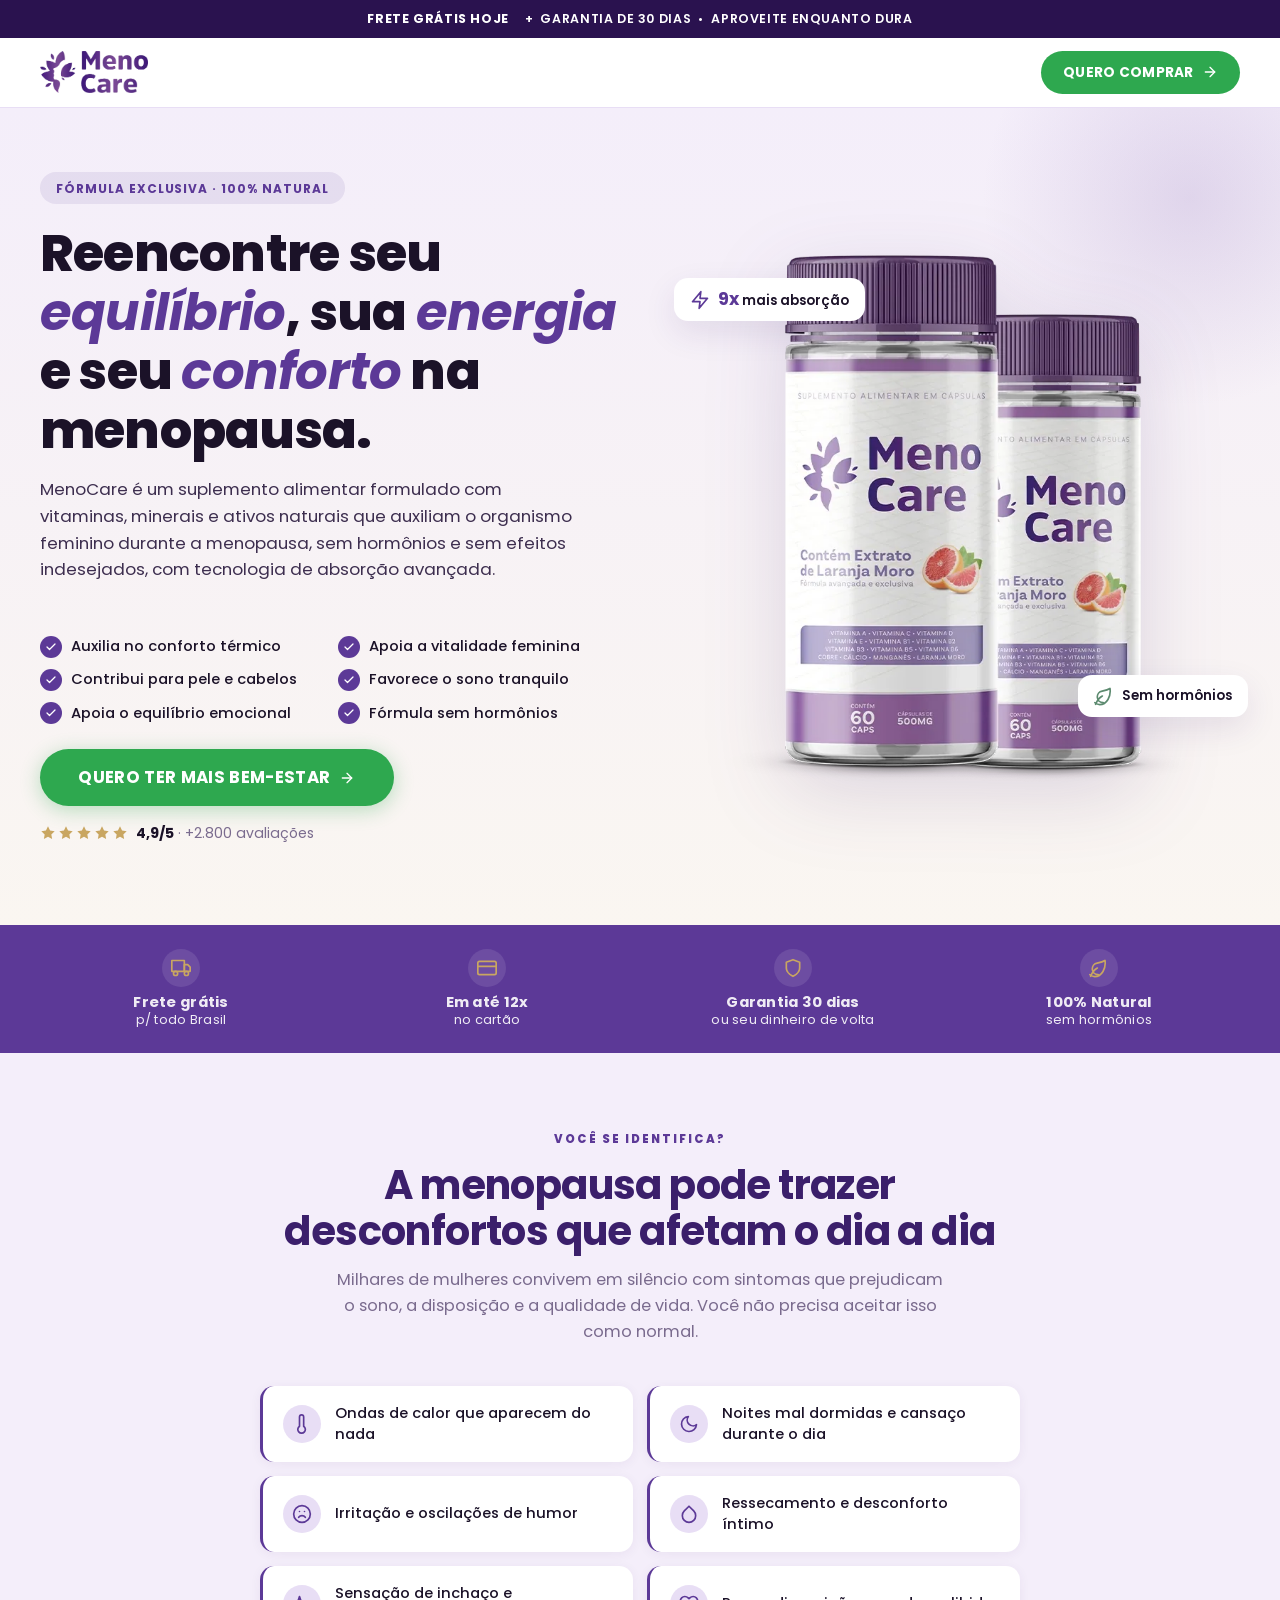
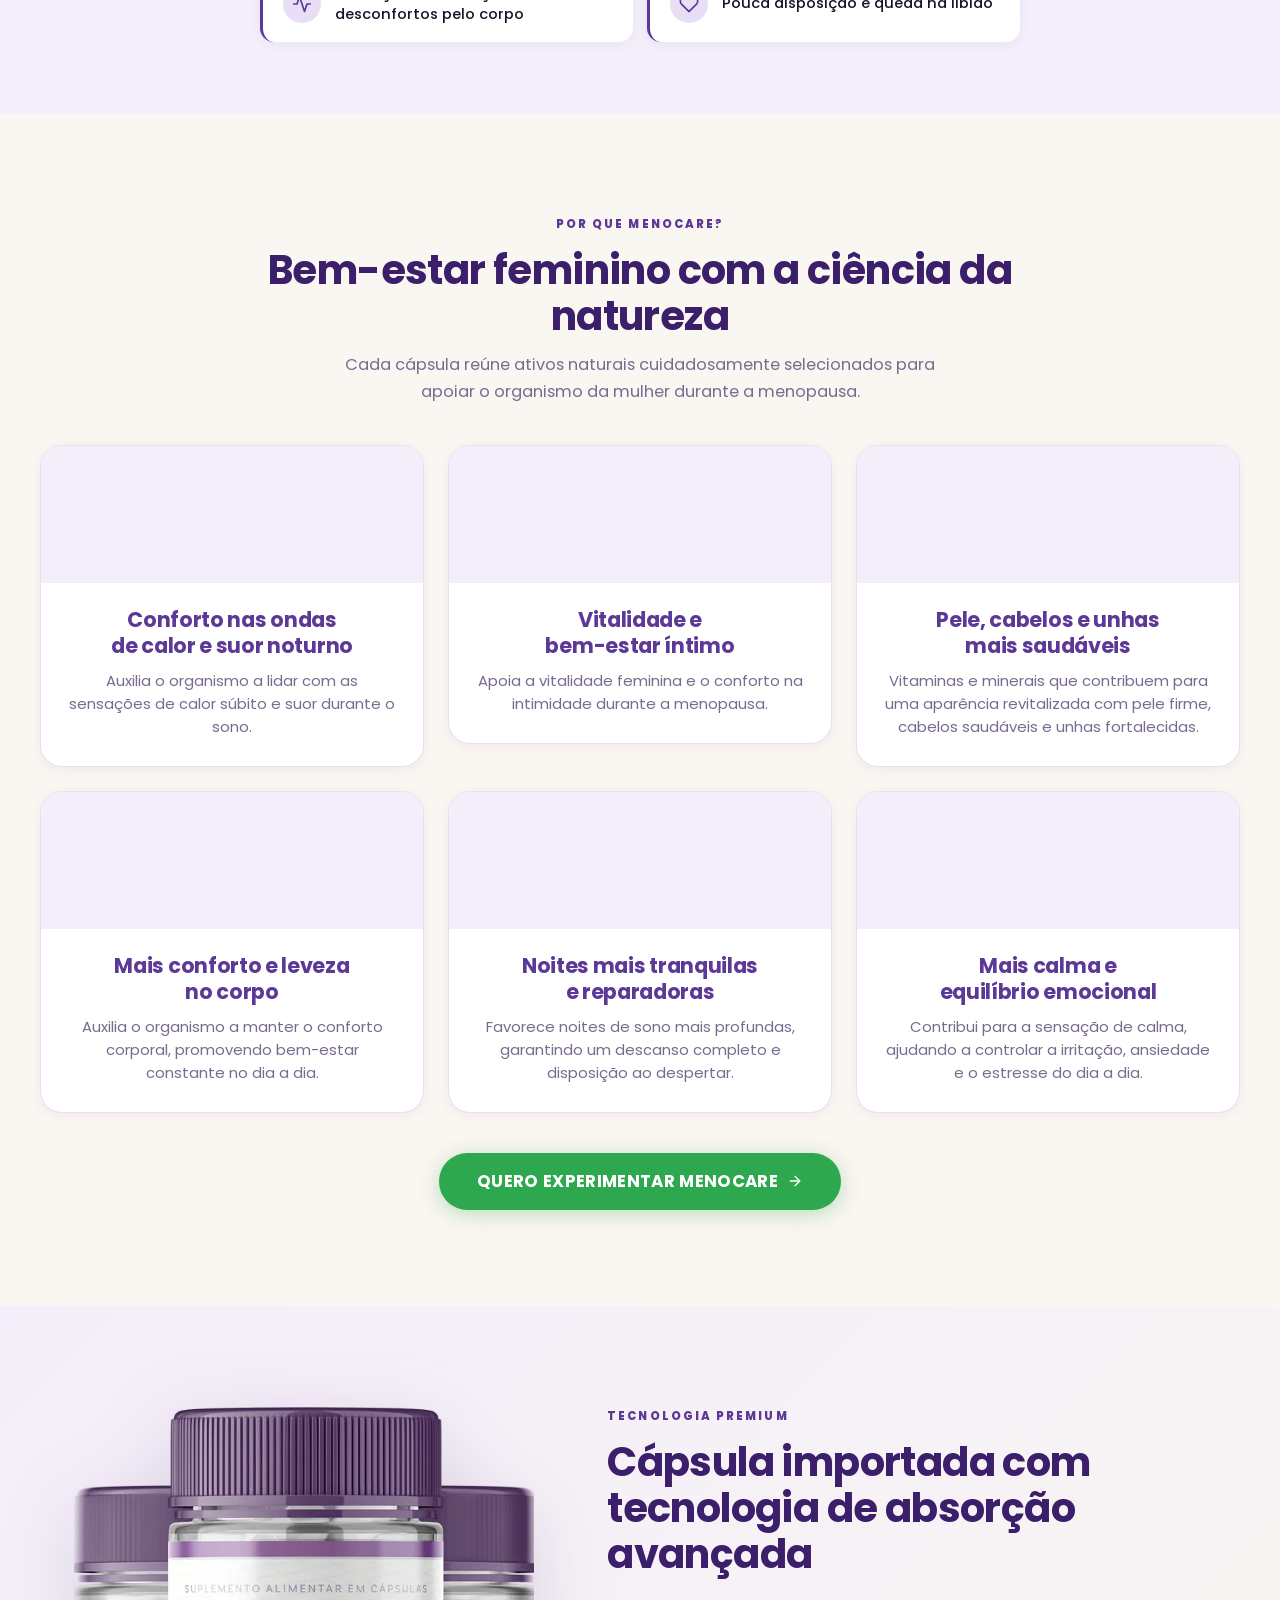
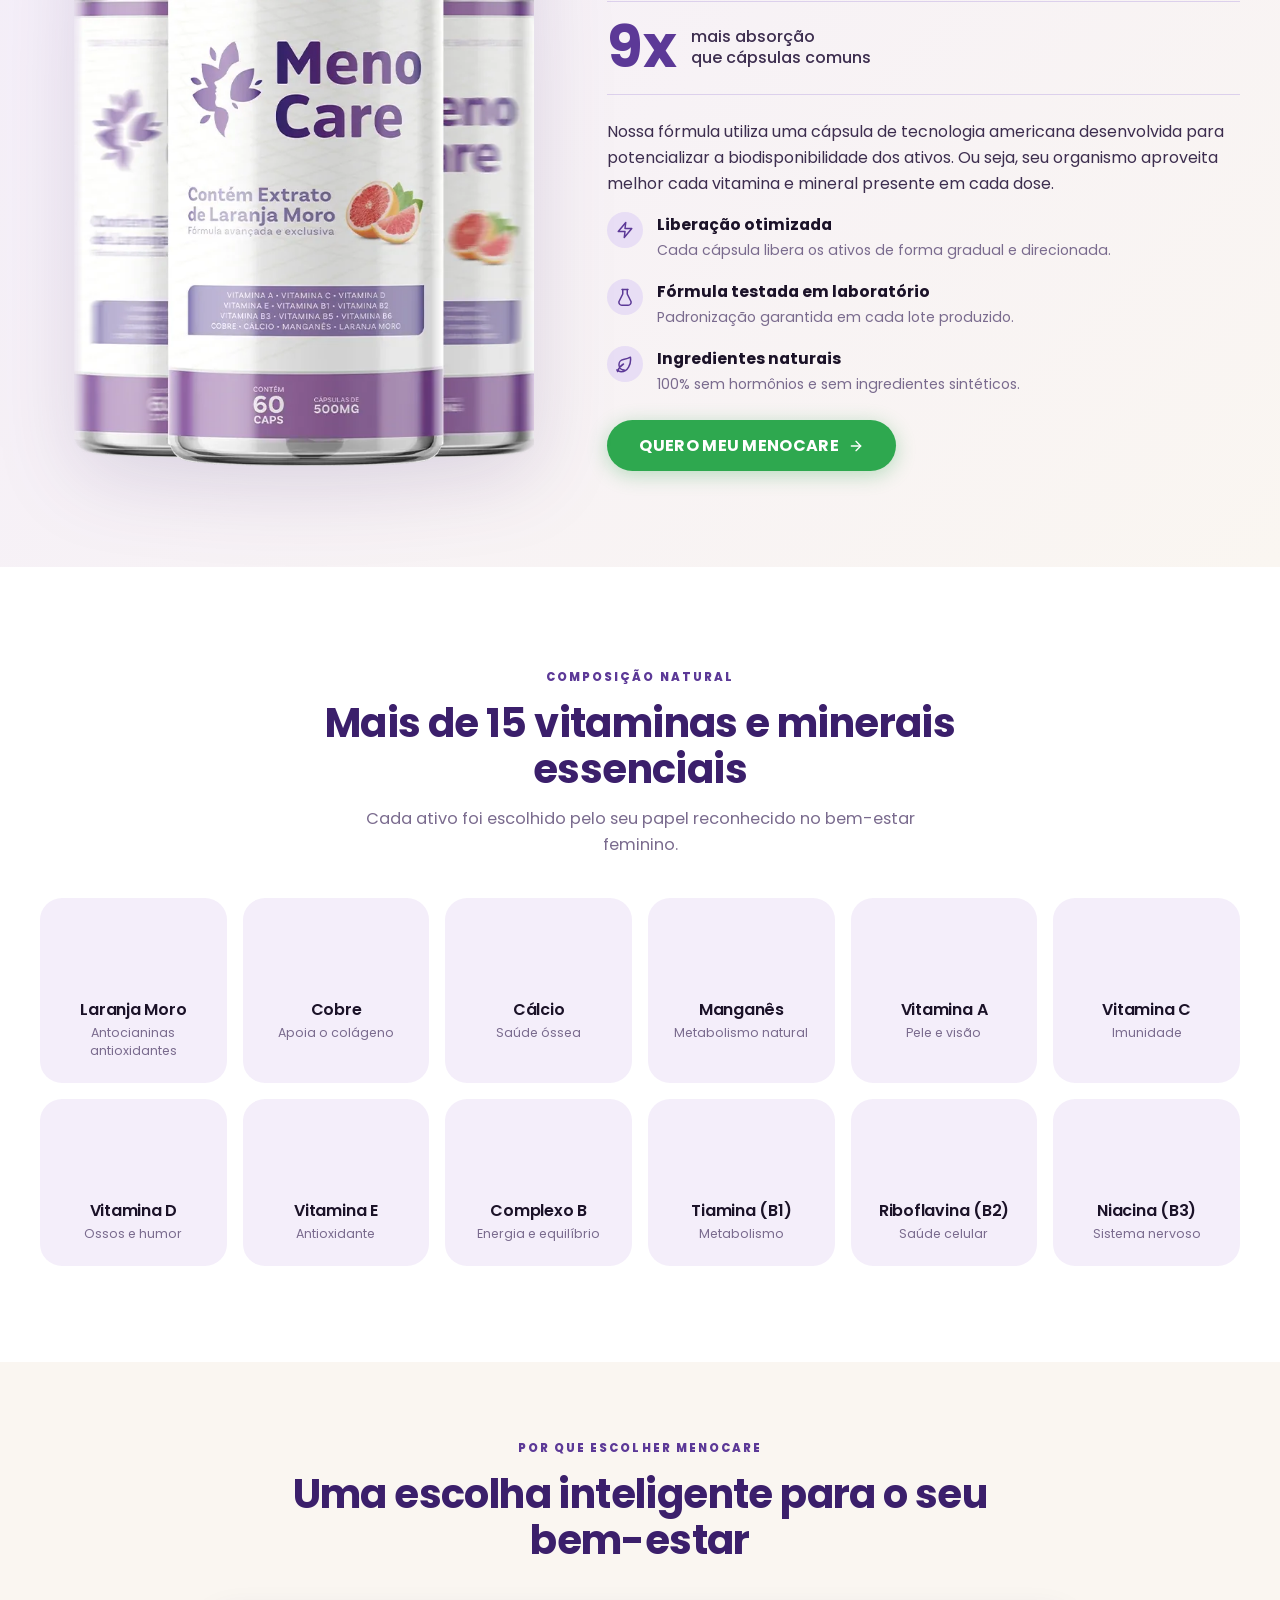
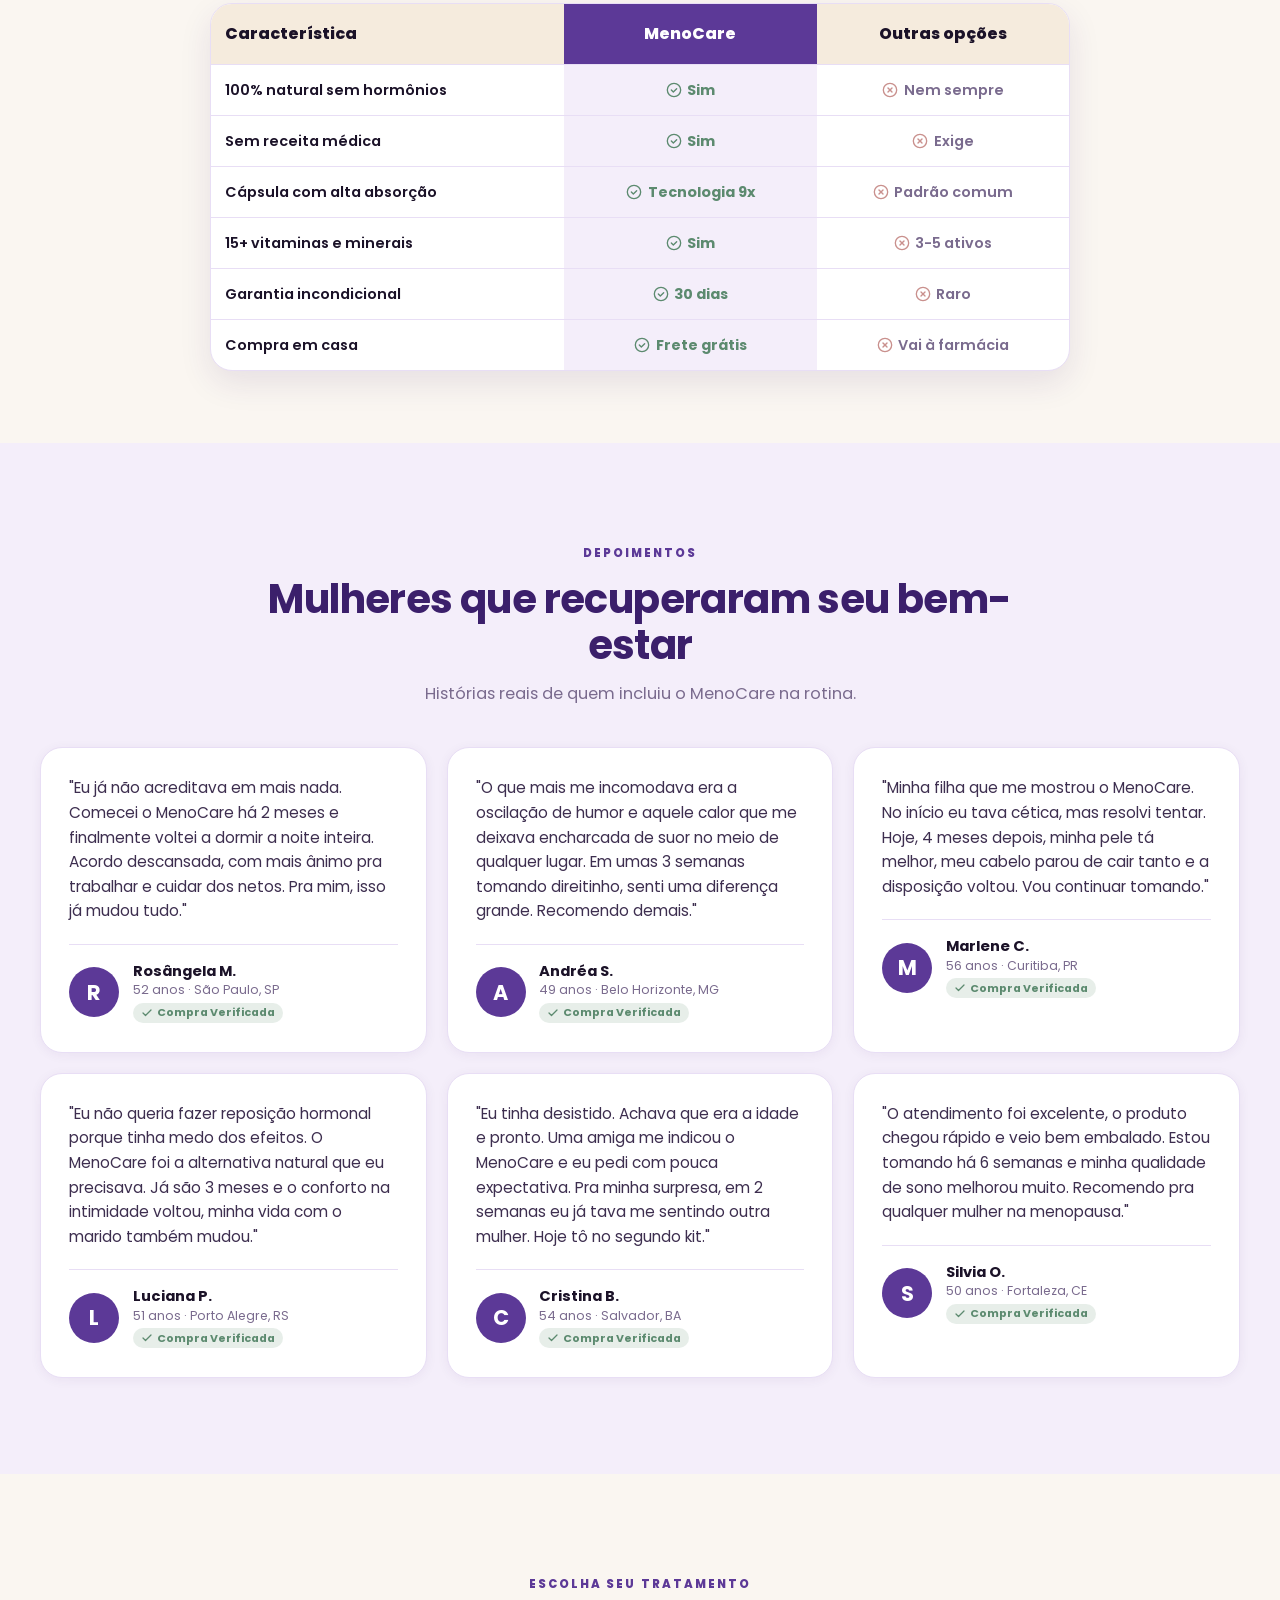
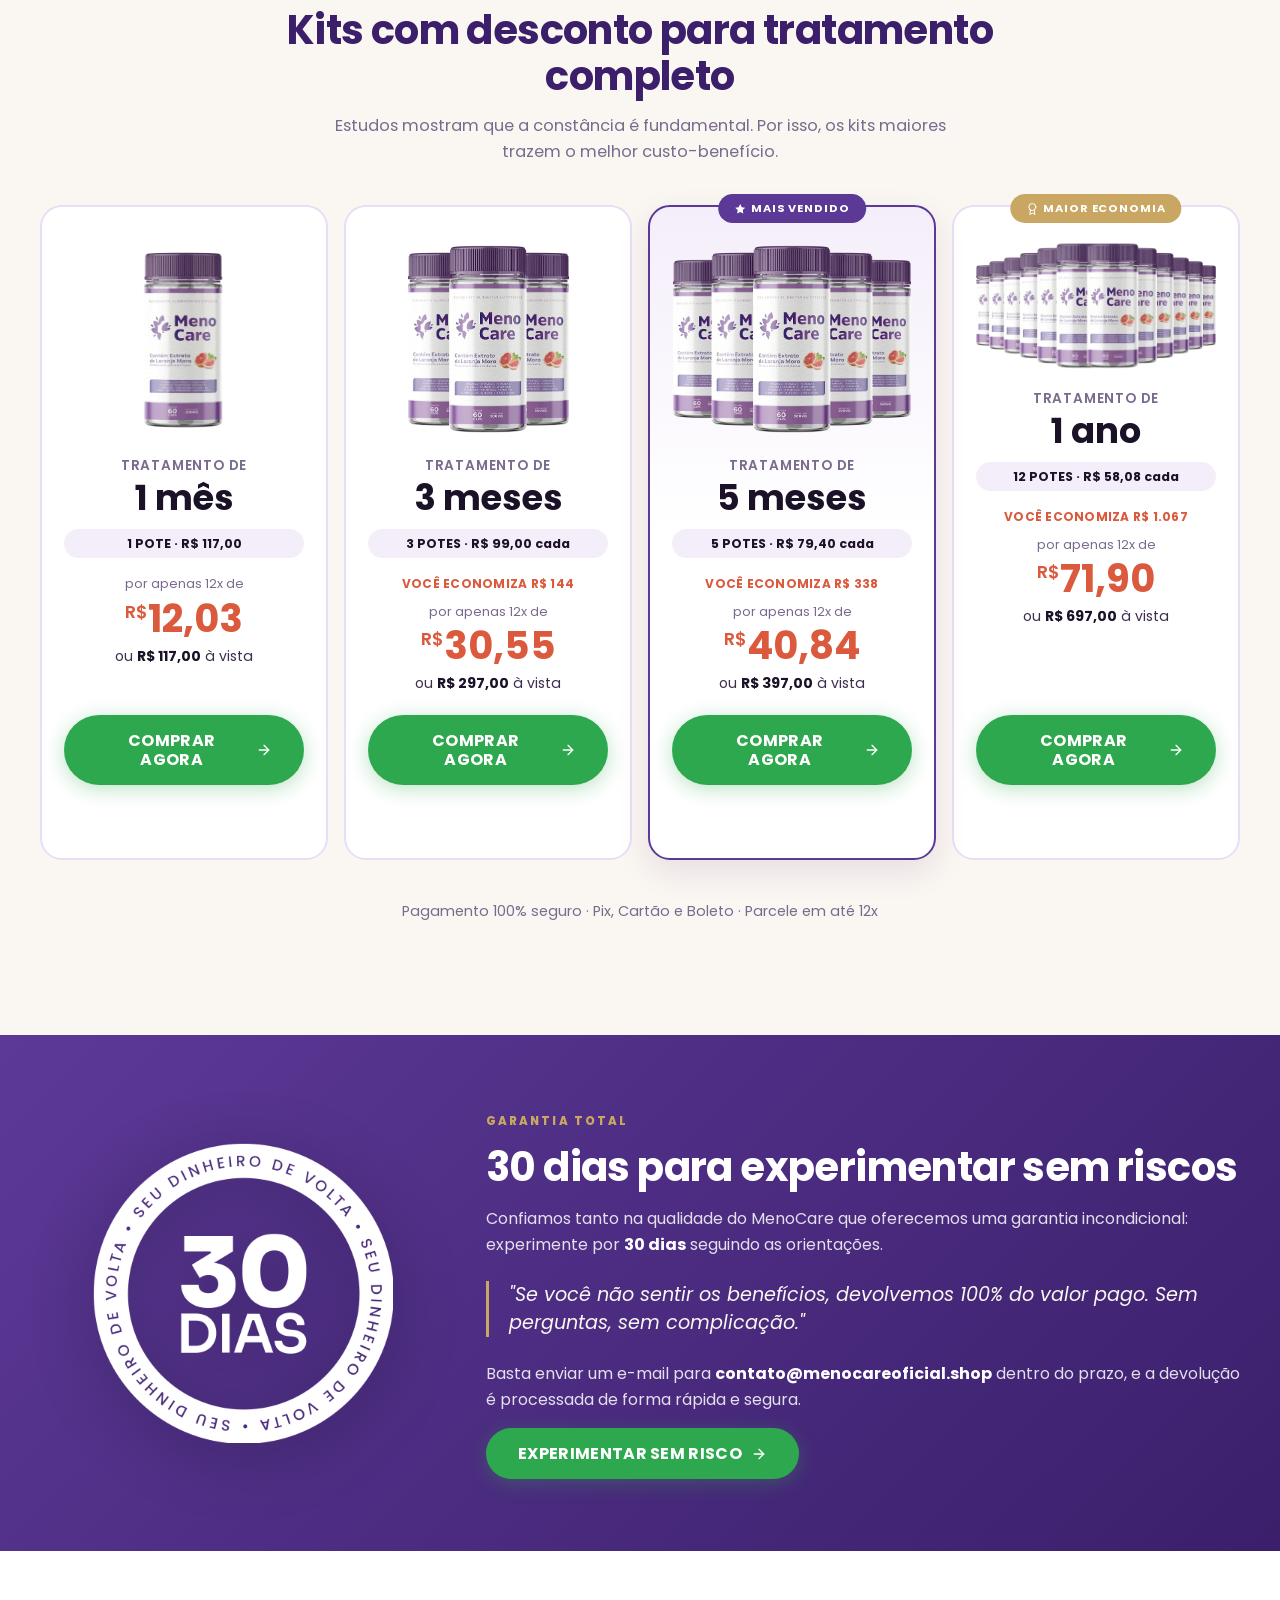
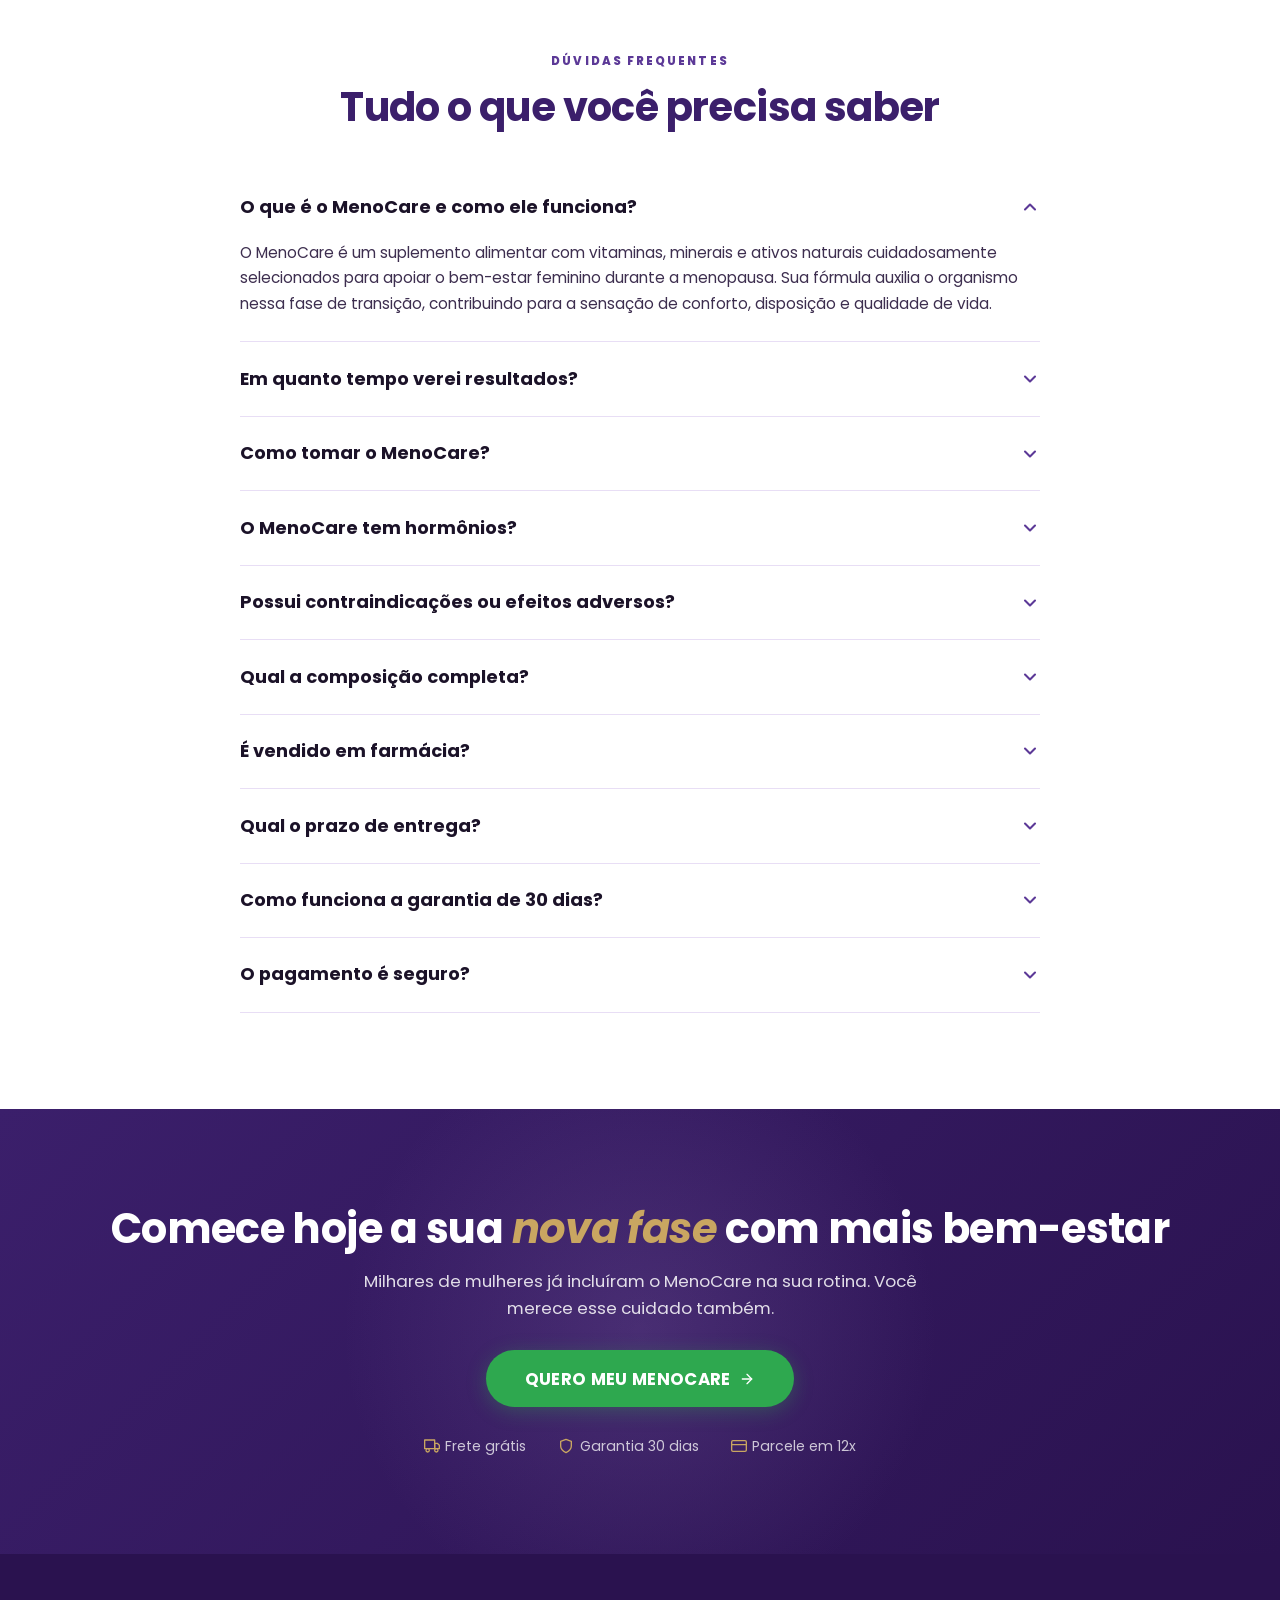
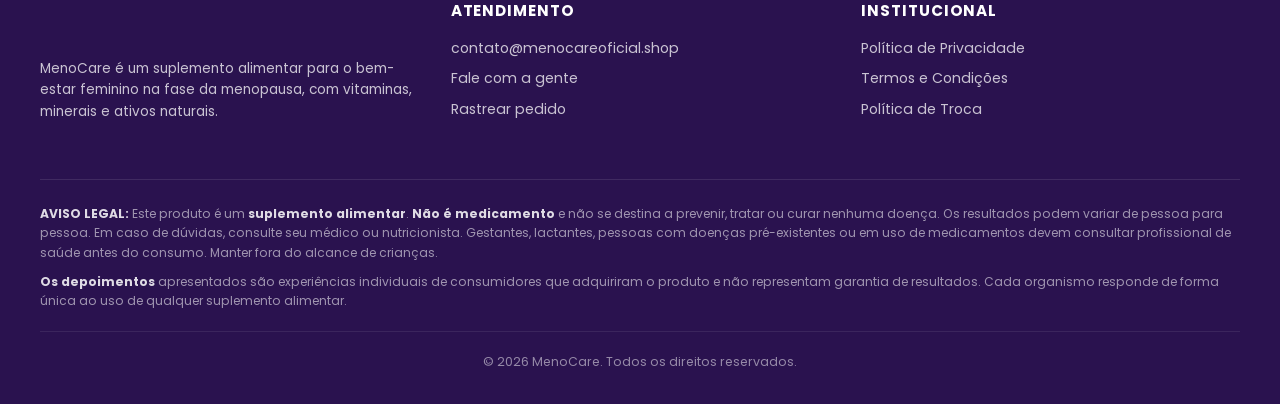
<file: index.html>
<!DOCTYPE html>
<html lang="pt-BR">
<head>
  <meta charset="UTF-8">
  <meta name="viewport" content="width=device-width, initial-scale=1, viewport-fit=cover">
  <meta name="robots" content="index, follow, max-image-preview:large">
  <meta name="theme-color" content="#5C3997">

  <!-- Google tag (gtag.js) - Google Ads AW-18202207303
       linker passa o gclid pro checkout Yampi (cross-domain) -->
  <script async src="https://www.googletagmanager.com/gtag/js?id=AW-18202207303"></script>
  <script>
    window.dataLayer = window.dataLayer || [];
    function gtag(){dataLayer.push(arguments);}
    gtag('js', new Date());
    gtag('config', 'AW-18202207303', {
      'linker': { 'domains': ['menocareoficial.shop', 'pagamento.menocareoficial.shop'] }
    });
  </script>

  <!-- Microsoft Clarity (gravacao de sessao + heatmap) -->
  <script type="text/javascript">
    (function(c,l,a,r,i,t,y){
        c[a]=c[a]||function(){(c[a].q=c[a].q||[]).push(arguments)};
        t=l.createElement(r);t.async=1;t.src="https://www.clarity.ms/tag/"+i;
        y=l.getElementsByTagName(r)[0];y.parentNode.insertBefore(t,y);
    })(window, document, "clarity", "script", "x08bywps11");
  </script>
  <!-- ===== META PIXEL — descomente e troque o ID SO se rodar Facebook/Instagram Ads =====
  <script>
  !function(f,b,e,v,n,t,s){if(f.fbq)return;n=f.fbq=function(){n.callMethod?
  n.callMethod.apply(n,arguments):n.queue.push(arguments)};if(!f._fbq)f._fbq=n;
  n.push=n;n.loaded=!0;n.version='2.0';n.queue=[];t=b.createElement(e);t.async=!0;
  t.src=v;s=b.getElementsByTagName(e)[0];s.parentNode.insertBefore(t,s)}(window,
  document,'script','https://connect.facebook.net/en_US/fbevents.js');
  fbq('init', 'SEU_PIXEL_ID');
  fbq('track', 'PageView');
  </script>
  ===== fim Meta Pixel ===== -->

  <title>MenoCare | Suplemento Natural para o Bem-Estar Feminino na Menopausa</title>
  <meta name="description" content="MenoCare é um suplemento alimentar com vitaminas e minerais que auxiliam no bem-estar feminino durante a menopausa. Fórmula natural, sem hormônios. Garantia de 30 dias.">

  <!-- Open Graph -->
  <meta property="og:type" content="website">
  <meta property="og:title" content="MenoCare | Bem-estar Feminino na Menopausa">
  <meta property="og:description" content="Suplemento alimentar natural com vitaminas e minerais. Garantia de 30 dias.">
  <meta property="og:image" content="images/imgi_3_imagem_secaoHero.webp">

  <!-- Preload do hero (LCP image) pra carregar instant -->
  <link rel="preload" as="image" href="images/imgi_3_imagem_secaoHero.webp" fetchpriority="high">

  <!-- Font: Poppins, igual site original -->
  <link rel="preconnect" href="https://fonts.googleapis.com">
  <link rel="preconnect" href="https://fonts.gstatic.com" crossorigin>
  <link href="https://fonts.googleapis.com/css2?family=Poppins:ital,wght@0,400;0,500;0,600;0,700;0,800;1,500;1,700&display=swap" rel="stylesheet">

  <link rel="stylesheet" href="styles.css">
  <link rel="icon" type="image/png" sizes="32x32" href="images/favicon-32.png">
  <link rel="icon" type="image/png" sizes="180x180" href="images/favicon-180.png">
  <link rel="apple-touch-icon" href="images/favicon-180.png">

  <!-- SVG Sprite -->
  <svg width="0" height="0" style="position:absolute" aria-hidden="true">
    <defs>
      <symbol id="i-check" viewBox="0 0 24 24" fill="none" stroke="currentColor" stroke-width="2.5" stroke-linecap="round" stroke-linejoin="round"><polyline points="20 6 9 17 4 12"/></symbol>
      <symbol id="i-check-circle" viewBox="0 0 24 24" fill="none" stroke="currentColor" stroke-width="2" stroke-linecap="round" stroke-linejoin="round"><circle cx="12" cy="12" r="10"/><polyline points="16 10 11 15 8 12"/></symbol>
      <symbol id="i-x-circle" viewBox="0 0 24 24" fill="none" stroke="currentColor" stroke-width="2" stroke-linecap="round" stroke-linejoin="round"><circle cx="12" cy="12" r="10"/><line x1="15" y1="9" x2="9" y2="15"/><line x1="9" y1="9" x2="15" y2="15"/></symbol>
      <symbol id="i-x" viewBox="0 0 24 24" fill="none" stroke="currentColor" stroke-width="2" stroke-linecap="round" stroke-linejoin="round"><line x1="18" y1="6" x2="6" y2="18"/><line x1="6" y1="6" x2="18" y2="18"/></symbol>
      <symbol id="i-star" viewBox="0 0 24 24" fill="currentColor"><polygon points="12 2 15.09 8.26 22 9.27 17 14.14 18.18 21.02 12 17.77 5.82 21.02 7 14.14 2 9.27 8.91 8.26 12 2"/></symbol>
      <symbol id="i-arrow-right" viewBox="0 0 24 24" fill="none" stroke="currentColor" stroke-width="2" stroke-linecap="round" stroke-linejoin="round"><line x1="5" y1="12" x2="19" y2="12"/><polyline points="12 5 19 12 12 19"/></symbol>
      <symbol id="i-truck" viewBox="0 0 24 24" fill="none" stroke="currentColor" stroke-width="2" stroke-linecap="round" stroke-linejoin="round"><rect x="1" y="3" width="15" height="13"/><polygon points="16 8 20 8 23 11 23 16 16 16 16 8"/><circle cx="5.5" cy="18.5" r="2.5"/><circle cx="18.5" cy="18.5" r="2.5"/></symbol>
      <symbol id="i-credit-card" viewBox="0 0 24 24" fill="none" stroke="currentColor" stroke-width="2" stroke-linecap="round" stroke-linejoin="round"><rect x="1" y="4" width="22" height="16" rx="2" ry="2"/><line x1="1" y1="10" x2="23" y2="10"/></symbol>
      <symbol id="i-shield" viewBox="0 0 24 24" fill="none" stroke="currentColor" stroke-width="2" stroke-linecap="round" stroke-linejoin="round"><path d="M12 22s8-4 8-10V5l-8-3-8 3v7c0 6 8 10 8 10z"/></symbol>
      <symbol id="i-leaf" viewBox="0 0 24 24" fill="none" stroke="currentColor" stroke-width="2" stroke-linecap="round" stroke-linejoin="round"><path d="M11 20A7 7 0 0 1 9.8 6.1C15.5 5 17 4.48 19.2 2.96c1.4 9.3-3.7 19.4-12.4 19.4-1.7 0-3.6-.8-5.8-2.4M2 22c1.5-4.3 4.5-8 8-10"/></symbol>
      <symbol id="i-lock" viewBox="0 0 24 24" fill="none" stroke="currentColor" stroke-width="2" stroke-linecap="round" stroke-linejoin="round"><rect x="3" y="11" width="18" height="11" rx="2" ry="2"/><path d="M7 11V7a5 5 0 0 1 10 0v4"/></symbol>
      <symbol id="i-thermometer" viewBox="0 0 24 24" fill="none" stroke="currentColor" stroke-width="2" stroke-linecap="round" stroke-linejoin="round"><path d="M14 14.76V3.5a2.5 2.5 0 0 0-5 0v11.26a4.5 4.5 0 1 0 5 0z"/></symbol>
      <symbol id="i-moon" viewBox="0 0 24 24" fill="none" stroke="currentColor" stroke-width="2" stroke-linecap="round" stroke-linejoin="round"><path d="M21 12.79A9 9 0 1 1 11.21 3 7 7 0 0 0 21 12.79z"/></symbol>
      <symbol id="i-smile-frown" viewBox="0 0 24 24" fill="none" stroke="currentColor" stroke-width="2" stroke-linecap="round" stroke-linejoin="round"><circle cx="12" cy="12" r="10"/><path d="M16 16s-1.5-2-4-2-4 2-4 2"/><line x1="9" y1="9" x2="9.01" y2="9"/><line x1="15" y1="9" x2="15.01" y2="9"/></symbol>
      <symbol id="i-droplet" viewBox="0 0 24 24" fill="none" stroke="currentColor" stroke-width="2" stroke-linecap="round" stroke-linejoin="round"><path d="M12 2.69l5.66 5.66a8 8 0 1 1-11.31 0z"/></symbol>
      <symbol id="i-activity" viewBox="0 0 24 24" fill="none" stroke="currentColor" stroke-width="2" stroke-linecap="round" stroke-linejoin="round"><polyline points="22 12 18 12 15 21 9 3 6 12 2 12"/></symbol>
      <symbol id="i-heart" viewBox="0 0 24 24" fill="none" stroke="currentColor" stroke-width="2" stroke-linecap="round" stroke-linejoin="round"><path d="M20.84 4.61a5.5 5.5 0 0 0-7.78 0L12 5.67l-1.06-1.06a5.5 5.5 0 0 0-7.78 7.78l1.06 1.06L12 21.23l7.78-7.78 1.06-1.06a5.5 5.5 0 0 0 0-7.78z"/></symbol>
      <symbol id="i-sparkles" viewBox="0 0 24 24" fill="none" stroke="currentColor" stroke-width="2" stroke-linecap="round" stroke-linejoin="round"><path d="M12 3l1.9 5.8L20 11l-6.1 2.2L12 19l-1.9-5.8L4 11l6.1-2.2z"/><path d="M19 3l.6 1.9L21 5l-1.4.6L19 7l-.6-1.4L17 5l1.4-.6z"/><path d="M19 17l.6 1.4L21 19l-1.4.6L19 21l-.6-1.4L17 19l1.4-.6z"/></symbol>
      <symbol id="i-feather" viewBox="0 0 24 24" fill="none" stroke="currentColor" stroke-width="2" stroke-linecap="round" stroke-linejoin="round"><path d="M20.24 12.24a6 6 0 0 0-8.49-8.49L5 10.5V19h8.5z"/><line x1="16" y1="8" x2="2" y2="22"/><line x1="17.5" y1="15" x2="9" y2="15"/></symbol>
      <symbol id="i-chevron-down" viewBox="0 0 24 24" fill="none" stroke="currentColor" stroke-width="2.5" stroke-linecap="round" stroke-linejoin="round"><polyline points="6 9 12 15 18 9"/></symbol>
      <symbol id="i-zap" viewBox="0 0 24 24" fill="none" stroke="currentColor" stroke-width="2" stroke-linecap="round" stroke-linejoin="round"><polygon points="13 2 3 14 12 14 11 22 21 10 12 10 13 2"/></symbol>
      <symbol id="i-flask" viewBox="0 0 24 24" fill="none" stroke="currentColor" stroke-width="2" stroke-linecap="round" stroke-linejoin="round"><path d="M9 2v6L4 18a4 4 0 0 0 4 5h8a4 4 0 0 0 4-5L15 8V2"/><line x1="8" y1="2" x2="16" y2="2"/></symbol>
      <symbol id="i-award" viewBox="0 0 24 24" fill="none" stroke="currentColor" stroke-width="2" stroke-linecap="round" stroke-linejoin="round"><circle cx="12" cy="8" r="7"/><polyline points="8.21 13.89 7 23 12 20 17 23 15.79 13.88"/></symbol>
    </defs>
  </svg>
</head>

<body>

  <!-- ============ TOPBAR ============ -->
  <div class="topbar">
    <span class="topbar-inner">
      <strong>FRETE GRÁTIS HOJE</strong> &nbsp;+&nbsp; GARANTIA DE 30 DIAS &nbsp;•&nbsp; APROVEITE ENQUANTO DURA
    </span>
  </div>

  <!-- ============ HEADER ============ -->
  <header class="header">
    <div class="header-inner">
      <a href="#" class="logo">
        <img src="images/imgi_1_default.webp" alt="MenoCare" width="120" height="47">
      </a>
      <a href="#kits" class="header-cta">
        QUERO COMPRAR
        <svg class="icon-sm" aria-hidden="true"><use href="#i-arrow-right"/></svg>
      </a>
    </div>
  </header>

  <!-- ============ HERO ============ -->
  <section class="hero">
    <div class="container">
      <div class="hero-grid">
        <div class="hero-intro">
          <span class="hero-badge">Fórmula Exclusiva · 100% Natural</span>

          <h1>Reencontre seu <em>equilíbrio</em>, sua <em>energia</em> e seu <em>conforto</em> na menopausa.</h1>

          <p class="hero-sub">
            MenoCare é um suplemento alimentar formulado com vitaminas, minerais e ativos naturais que auxiliam o organismo feminino durante a menopausa, sem hormônios e sem efeitos indesejados, com tecnologia de absorção avançada.
          </p>
        </div>

        <div class="hero-image-wrap">
          <img class="hero-image" src="images/imgi_3_imagem_secaoHero.webp" alt="MenoCare - Suplemento alimentar para menopausa" width="675" height="772" fetchpriority="high" decoding="async">
          <div class="hero-image-badge hero-image-badge-1">
            <svg class="icon"><use href="#i-zap"/></svg>
            <span><strong>9x</strong> mais absorção</span>
          </div>
          <div class="hero-image-badge hero-image-badge-2">
            <svg class="icon" style="color: var(--success)"><use href="#i-leaf"/></svg>
            <span>Sem hormônios</span>
          </div>
        </div>

        <div class="hero-actions">
          <div class="hero-checks">
            <div class="hero-check"><span class="hero-check-icon"><svg aria-hidden="true"><use href="#i-check"/></svg></span> Auxilia no conforto térmico</div>
            <div class="hero-check"><span class="hero-check-icon"><svg aria-hidden="true"><use href="#i-check"/></svg></span> Apoia a vitalidade feminina</div>
            <div class="hero-check"><span class="hero-check-icon"><svg aria-hidden="true"><use href="#i-check"/></svg></span> Contribui para pele e cabelos</div>
            <div class="hero-check"><span class="hero-check-icon"><svg aria-hidden="true"><use href="#i-check"/></svg></span> Favorece o sono tranquilo</div>
            <div class="hero-check"><span class="hero-check-icon"><svg aria-hidden="true"><use href="#i-check"/></svg></span> Apoia o equilíbrio emocional</div>
            <div class="hero-check"><span class="hero-check-icon"><svg aria-hidden="true"><use href="#i-check"/></svg></span> Fórmula sem hormônios</div>
          </div>

          <div class="hero-cta-row">
            <a href="#kits" class="btn btn-primary btn-lg">QUERO TER MAIS BEM-ESTAR <svg class="icon-sm" aria-hidden="true"><use href="#i-arrow-right"/></svg></a>
            <div class="hero-rating">
              <span class="stars">
                <svg class="icon-sm"><use href="#i-star"/></svg>
                <svg class="icon-sm"><use href="#i-star"/></svg>
                <svg class="icon-sm"><use href="#i-star"/></svg>
                <svg class="icon-sm"><use href="#i-star"/></svg>
                <svg class="icon-sm"><use href="#i-star"/></svg>
              </span>
              <span><strong>4,9/5</strong> · +2.800 avaliações</span>
            </div>
          </div>
        </div>
      </div>
    </div>
  </section>

  <!-- ============ TRUST STRIP ============ -->
  <section class="trust-strip">
    <div class="container">
      <div class="trust-strip-grid">
        <div class="trust-item">
          <div class="trust-item-icon"><svg aria-hidden="true"><use href="#i-truck"/></svg></div>
          <div class="trust-item-text"><strong>Frete grátis</strong>p/ todo Brasil</div>
        </div>
        <div class="trust-item">
          <div class="trust-item-icon"><svg aria-hidden="true"><use href="#i-credit-card"/></svg></div>
          <div class="trust-item-text"><strong>Em até 12x</strong>no cartão</div>
        </div>
        <div class="trust-item">
          <div class="trust-item-icon"><svg aria-hidden="true"><use href="#i-shield"/></svg></div>
          <div class="trust-item-text"><strong>Garantia 30 dias</strong>ou seu dinheiro de volta</div>
        </div>
        <div class="trust-item">
          <div class="trust-item-icon"><svg aria-hidden="true"><use href="#i-leaf"/></svg></div>
          <div class="trust-item-text"><strong>100% Natural</strong>sem hormônios</div>
        </div>
      </div>
    </div>
  </section>

  <!-- ============ PROBLEMA ============ -->
  <section class="section problem-section">
    <div class="container">
      <div class="section-intro">
        <span class="section-eyebrow">Você se identifica?</span>
        <h2>A menopausa pode trazer desconfortos que afetam o dia a dia</h2>
        <p>Milhares de mulheres convivem em silêncio com sintomas que prejudicam o sono, a disposição e a qualidade de vida. Você não precisa aceitar isso como normal.</p>
      </div>
      <div class="problem-list">
        <div class="problem-item">
          <span class="problem-item-icon"><svg aria-hidden="true"><use href="#i-thermometer"/></svg></span>
          <span class="problem-item-text">Ondas de calor que aparecem do nada</span>
        </div>
        <div class="problem-item">
          <span class="problem-item-icon"><svg aria-hidden="true"><use href="#i-moon"/></svg></span>
          <span class="problem-item-text">Noites mal dormidas e cansaço durante o dia</span>
        </div>
        <div class="problem-item">
          <span class="problem-item-icon"><svg aria-hidden="true"><use href="#i-smile-frown"/></svg></span>
          <span class="problem-item-text">Irritação e oscilações de humor</span>
        </div>
        <div class="problem-item">
          <span class="problem-item-icon"><svg aria-hidden="true"><use href="#i-droplet"/></svg></span>
          <span class="problem-item-text">Ressecamento e desconforto íntimo</span>
        </div>
        <div class="problem-item">
          <span class="problem-item-icon"><svg aria-hidden="true"><use href="#i-activity"/></svg></span>
          <span class="problem-item-text">Sensação de inchaço e desconfortos pelo corpo</span>
        </div>
        <div class="problem-item">
          <span class="problem-item-icon"><svg aria-hidden="true"><use href="#i-heart"/></svg></span>
          <span class="problem-item-text">Pouca disposição e queda na libido</span>
        </div>
      </div>
    </div>
  </section>

  <!-- ============ BENEFITS ============ -->
  <section class="section section-lg">
    <div class="container">
      <div class="section-intro">
        <span class="section-eyebrow">Por que MenoCare?</span>
        <h2>Bem-estar feminino com a ciência da natureza</h2>
        <p>Cada cápsula reúne ativos naturais cuidadosamente selecionados para apoiar o organismo da mulher durante a menopausa.</p>
      </div>

      <div class="benefits-grid">
        <div class="benefit-card">
          <img class="benefit-image" src="images/imgi_5_beneficio01_secaoBeneficios.webp" alt="Conforto nas ondas de calor" width="640" height="230" loading="lazy" decoding="async">
          <div class="benefit-content">
            <h3>Conforto nas ondas<br>de calor e suor noturno</h3>
            <p>Auxilia o organismo a lidar com as sensações de calor súbito e suor durante o sono.</p>
          </div>
        </div>
        <div class="benefit-card">
          <img class="benefit-image" src="images/imgi_6_beneficio02_secaoBeneficios.webp" alt="Vitalidade e bem-estar íntimo" width="640" height="230" loading="lazy" decoding="async">
          <div class="benefit-content">
            <h3>Vitalidade e<br>bem-estar íntimo</h3>
            <p>Apoia a vitalidade feminina e o conforto na intimidade durante a menopausa.</p>
          </div>
        </div>
        <div class="benefit-card">
          <img class="benefit-image" src="images/imgi_7_beneficio03_secaoBeneficios.webp" alt="Pele, cabelos e unhas mais saudáveis" width="640" height="230" loading="lazy" decoding="async">
          <div class="benefit-content">
            <h3>Pele, cabelos e unhas<br>mais saudáveis</h3>
            <p>Vitaminas e minerais que contribuem para uma aparência revitalizada com pele firme, cabelos saudáveis e unhas fortalecidas.</p>
          </div>
        </div>
        <div class="benefit-card">
          <img class="benefit-image" src="images/imgi_8_beneficio04_secaoBeneficios.webp" alt="Conforto e leveza no corpo" width="640" height="230" loading="lazy" decoding="async">
          <div class="benefit-content">
            <h3>Mais conforto e leveza<br>no corpo</h3>
            <p>Auxilia o organismo a manter o conforto corporal, promovendo bem-estar constante no dia a dia.</p>
          </div>
        </div>
        <div class="benefit-card">
          <img class="benefit-image" src="images/imgi_9_beneficio05_secaoBeneficios.webp" alt="Noites mais tranquilas" width="640" height="230" loading="lazy" decoding="async">
          <div class="benefit-content">
            <h3>Noites mais tranquilas<br>e reparadoras</h3>
            <p>Favorece noites de sono mais profundas, garantindo um descanso completo e disposição ao despertar.</p>
          </div>
        </div>
        <div class="benefit-card">
          <img class="benefit-image" src="images/imgi_10_beneficio06_secaoBeneficios.webp" alt="Equilíbrio emocional" width="640" height="230" loading="lazy" decoding="async">
          <div class="benefit-content">
            <h3>Mais calma e<br>equilíbrio emocional</h3>
            <p>Contribui para a sensação de calma, ajudando a controlar a irritação, ansiedade e o estresse do dia a dia.</p>
          </div>
        </div>
      </div>

      <div style="text-align:center; margin-top: 2.5rem;">
        <a href="#kits" class="btn btn-primary btn-lg">QUERO EXPERIMENTAR MENOCARE <svg class="icon-sm" aria-hidden="true"><use href="#i-arrow-right"/></svg></a>
      </div>
    </div>
  </section>

  <!-- ============ TECNOLOGIA ============ -->
  <section class="section section-lg tech-section">
    <div class="container">
      <div class="tech-grid">
        <div>
          <img class="tech-image" src="images/imgi_1_imagem_secaoTecnologia.webp" alt="Tecnologia de cápsula com alta absorção" width="640" height="918" loading="lazy" decoding="async">
        </div>
        <div class="tech-content">
          <span class="section-eyebrow">Tecnologia Premium</span>
          <h2>Cápsula importada com tecnologia de absorção avançada</h2>

          <div class="tech-stat">
            <div class="tech-stat-number">9x</div>
            <div class="tech-stat-label">mais absorção<br>que cápsulas comuns</div>
          </div>

          <p>Nossa fórmula utiliza uma cápsula de tecnologia americana desenvolvida para potencializar a biodisponibilidade dos ativos. Ou seja, seu organismo aproveita melhor cada vitamina e mineral presente em cada dose.</p>

          <div class="tech-feature">
            <div class="tech-feature-icon"><svg aria-hidden="true"><use href="#i-zap"/></svg></div>
            <div>
              <strong>Liberação otimizada</strong>
              <span>Cada cápsula libera os ativos de forma gradual e direcionada.</span>
            </div>
          </div>
          <div class="tech-feature">
            <div class="tech-feature-icon"><svg aria-hidden="true"><use href="#i-flask"/></svg></div>
            <div>
              <strong>Fórmula testada em laboratório</strong>
              <span>Padronização garantida em cada lote produzido.</span>
            </div>
          </div>
          <div class="tech-feature">
            <div class="tech-feature-icon"><svg aria-hidden="true"><use href="#i-leaf"/></svg></div>
            <div>
              <strong>Ingredientes naturais</strong>
              <span>100% sem hormônios e sem ingredientes sintéticos.</span>
            </div>
          </div>

          <div style="margin-top: 1.5rem;">
            <a href="#kits" class="btn btn-primary">QUERO MEU MENOCARE <svg class="icon-sm" aria-hidden="true"><use href="#i-arrow-right"/></svg></a>
          </div>
        </div>
      </div>
    </div>
  </section>

  <!-- ============ INGREDIENTES ============ -->
  <section class="section section-lg ingredients-section">
    <div class="container">
      <div class="section-intro">
        <span class="section-eyebrow">Composição Natural</span>
        <h2>Mais de 15 vitaminas e minerais essenciais</h2>
        <p>Cada ativo foi escolhido pelo seu papel reconhecido no bem-estar feminino.</p>
      </div>

      <div class="ingredients-grid">
        <div class="ingredient-card">
          <img src="images/imgi_33_ativo01_secaoAtivos.webp" alt="" width="300" height="300" loading="lazy" decoding="async">
          <h4>Laranja Moro</h4>
          <p>Antocianinas antioxidantes</p>
        </div>
        <div class="ingredient-card">
          <img src="images/imgi_34_ativo02_secaoAtivos.webp" alt="" width="300" height="300" loading="lazy" decoding="async">
          <h4>Cobre</h4>
          <p>Apoia o colágeno</p>
        </div>
        <div class="ingredient-card">
          <img src="images/imgi_35_ativo03_secaoAtivos.webp" alt="" width="300" height="300" loading="lazy" decoding="async">
          <h4>Cálcio</h4>
          <p>Saúde óssea</p>
        </div>
        <div class="ingredient-card">
          <img src="images/imgi_36_ativo04_secaoAtivos.webp" alt="" width="300" height="300" loading="lazy" decoding="async">
          <h4>Manganês</h4>
          <p>Metabolismo natural</p>
        </div>
        <div class="ingredient-card">
          <img src="images/imgi_37_ativo05_secaoAtivos.webp" alt="" width="300" height="300" loading="lazy" decoding="async">
          <h4>Vitamina A</h4>
          <p>Pele e visão</p>
        </div>
        <div class="ingredient-card">
          <img src="images/imgi_38_ativo06_secaoAtivos.webp" alt="" width="300" height="300" loading="lazy" decoding="async">
          <h4>Vitamina C</h4>
          <p>Imunidade</p>
        </div>
        <div class="ingredient-card">
          <img src="images/imgi_36_ativo04_secaoAtivos.webp" alt="" width="300" height="300" loading="lazy" decoding="async">
          <h4>Vitamina D</h4>
          <p>Ossos e humor</p>
        </div>
        <div class="ingredient-card">
          <img src="images/imgi_37_ativo05_secaoAtivos.webp" alt="" width="300" height="300" loading="lazy" decoding="async">
          <h4>Vitamina E</h4>
          <p>Antioxidante</p>
        </div>
        <div class="ingredient-card">
          <img src="images/imgi_38_ativo06_secaoAtivos.webp" alt="" width="300" height="300" loading="lazy" decoding="async">
          <h4>Complexo B</h4>
          <p>Energia e equilíbrio</p>
        </div>
        <div class="ingredient-card">
          <img src="images/imgi_33_ativo01_secaoAtivos.webp" alt="" width="300" height="300" loading="lazy" decoding="async">
          <h4>Tiamina (B1)</h4>
          <p>Metabolismo</p>
        </div>
        <div class="ingredient-card">
          <img src="images/imgi_34_ativo02_secaoAtivos.webp" alt="" width="300" height="300" loading="lazy" decoding="async">
          <h4>Riboflavina (B2)</h4>
          <p>Saúde celular</p>
        </div>
        <div class="ingredient-card">
          <img src="images/imgi_35_ativo03_secaoAtivos.webp" alt="" width="300" height="300" loading="lazy" decoding="async">
          <h4>Niacina (B3)</h4>
          <p>Sistema nervoso</p>
        </div>
      </div>
    </div>
  </section>

  <!-- ============ COMPARAÇÃO ============ -->
  <section class="section compare-section">
    <div class="container container-narrow">
      <div class="section-intro">
        <span class="section-eyebrow">Por que escolher MenoCare</span>
        <h2>Uma escolha inteligente para o seu bem-estar</h2>
      </div>

      <div class="compare-table">
        <div class="compare-row">
          <div class="compare-cell header" style="justify-content: flex-start; text-align: left;">Característica</div>
          <div class="compare-cell header menocare-head">MenoCare</div>
          <div class="compare-cell header">Outras opções</div>
        </div>
        <div class="compare-row">
          <div class="compare-cell label">100% natural sem hormônios</div>
          <div class="compare-cell menocare"><span class="compare-yes"><svg class="icon-sm"><use href="#i-check-circle"/></svg> Sim</span></div>
          <div class="compare-cell center"><span class="compare-no"><svg class="icon-sm"><use href="#i-x-circle"/></svg> Nem sempre</span></div>
        </div>
        <div class="compare-row">
          <div class="compare-cell label">Sem receita médica</div>
          <div class="compare-cell menocare"><span class="compare-yes"><svg class="icon-sm"><use href="#i-check-circle"/></svg> Sim</span></div>
          <div class="compare-cell center"><span class="compare-no"><svg class="icon-sm"><use href="#i-x-circle"/></svg> Exige</span></div>
        </div>
        <div class="compare-row">
          <div class="compare-cell label">Cápsula com alta absorção</div>
          <div class="compare-cell menocare"><span class="compare-yes"><svg class="icon-sm"><use href="#i-check-circle"/></svg> Tecnologia 9x</span></div>
          <div class="compare-cell center"><span class="compare-no"><svg class="icon-sm"><use href="#i-x-circle"/></svg> Padrão comum</span></div>
        </div>
        <div class="compare-row">
          <div class="compare-cell label">15+ vitaminas e minerais</div>
          <div class="compare-cell menocare"><span class="compare-yes"><svg class="icon-sm"><use href="#i-check-circle"/></svg> Sim</span></div>
          <div class="compare-cell center"><span class="compare-no"><svg class="icon-sm"><use href="#i-x-circle"/></svg> 3-5 ativos</span></div>
        </div>
        <div class="compare-row">
          <div class="compare-cell label">Garantia incondicional</div>
          <div class="compare-cell menocare"><span class="compare-yes"><svg class="icon-sm"><use href="#i-check-circle"/></svg> 30 dias</span></div>
          <div class="compare-cell center"><span class="compare-no"><svg class="icon-sm"><use href="#i-x-circle"/></svg> Raro</span></div>
        </div>
        <div class="compare-row">
          <div class="compare-cell label">Compra em casa</div>
          <div class="compare-cell menocare"><span class="compare-yes"><svg class="icon-sm"><use href="#i-check-circle"/></svg> Frete grátis</span></div>
          <div class="compare-cell center"><span class="compare-no"><svg class="icon-sm"><use href="#i-x-circle"/></svg> Vai à farmácia</span></div>
        </div>
      </div>
    </div>
  </section>

  <!-- ============ TESTIMONIALS ============ -->
  <section class="section section-lg testimonials-section">
    <div class="container">
      <div class="section-intro">
        <span class="section-eyebrow">Depoimentos</span>
        <h2>Mulheres que recuperaram seu bem-estar</h2>
        <p>Histórias reais de quem incluiu o MenoCare na rotina.</p>
      </div>

      <div class="testimonials-grid">
        <div class="testimonial-card">
          <p class="testimonial-text">"Eu já não acreditava em mais nada. Comecei o MenoCare há 2 meses e finalmente voltei a dormir a noite inteira. Acordo descansada, com mais ânimo pra trabalhar e cuidar dos netos. Pra mim, isso já mudou tudo."</p>
          <div class="testimonial-author">
            <div class="testimonial-avatar">R</div>
            <div class="testimonial-info">
              <div class="testimonial-name">Rosângela M.</div>
              <div class="testimonial-meta">52 anos · São Paulo, SP</div>
              <span class="testimonial-verified"><svg><use href="#i-check"/></svg> Compra Verificada</span>
            </div>
          </div>
        </div>

        <div class="testimonial-card">
          <p class="testimonial-text">"O que mais me incomodava era a oscilação de humor e aquele calor que me deixava encharcada de suor no meio de qualquer lugar. Em umas 3 semanas tomando direitinho, senti uma diferença grande. Recomendo demais."</p>
          <div class="testimonial-author">
            <div class="testimonial-avatar">A</div>
            <div class="testimonial-info">
              <div class="testimonial-name">Andréa S.</div>
              <div class="testimonial-meta">49 anos · Belo Horizonte, MG</div>
              <span class="testimonial-verified"><svg><use href="#i-check"/></svg> Compra Verificada</span>
            </div>
          </div>
        </div>

        <div class="testimonial-card">
          <p class="testimonial-text">"Minha filha que me mostrou o MenoCare. No início eu tava cética, mas resolvi tentar. Hoje, 4 meses depois, minha pele tá melhor, meu cabelo parou de cair tanto e a disposição voltou. Vou continuar tomando."</p>
          <div class="testimonial-author">
            <div class="testimonial-avatar">M</div>
            <div class="testimonial-info">
              <div class="testimonial-name">Marlene C.</div>
              <div class="testimonial-meta">56 anos · Curitiba, PR</div>
              <span class="testimonial-verified"><svg><use href="#i-check"/></svg> Compra Verificada</span>
            </div>
          </div>
        </div>

        <div class="testimonial-card">
          <p class="testimonial-text">"Eu não queria fazer reposição hormonal porque tinha medo dos efeitos. O MenoCare foi a alternativa natural que eu precisava. Já são 3 meses e o conforto na intimidade voltou, minha vida com o marido também mudou."</p>
          <div class="testimonial-author">
            <div class="testimonial-avatar">L</div>
            <div class="testimonial-info">
              <div class="testimonial-name">Luciana P.</div>
              <div class="testimonial-meta">51 anos · Porto Alegre, RS</div>
              <span class="testimonial-verified"><svg><use href="#i-check"/></svg> Compra Verificada</span>
            </div>
          </div>
        </div>

        <div class="testimonial-card">
          <p class="testimonial-text">"Eu tinha desistido. Achava que era a idade e pronto. Uma amiga me indicou o MenoCare e eu pedi com pouca expectativa. Pra minha surpresa, em 2 semanas eu já tava me sentindo outra mulher. Hoje tô no segundo kit."</p>
          <div class="testimonial-author">
            <div class="testimonial-avatar">C</div>
            <div class="testimonial-info">
              <div class="testimonial-name">Cristina B.</div>
              <div class="testimonial-meta">54 anos · Salvador, BA</div>
              <span class="testimonial-verified"><svg><use href="#i-check"/></svg> Compra Verificada</span>
            </div>
          </div>
        </div>

        <div class="testimonial-card">
          <p class="testimonial-text">"O atendimento foi excelente, o produto chegou rápido e veio bem embalado. Estou tomando há 6 semanas e minha qualidade de sono melhorou muito. Recomendo pra qualquer mulher na menopausa."</p>
          <div class="testimonial-author">
            <div class="testimonial-avatar">S</div>
            <div class="testimonial-info">
              <div class="testimonial-name">Silvia O.</div>
              <div class="testimonial-meta">50 anos · Fortaleza, CE</div>
              <span class="testimonial-verified"><svg><use href="#i-check"/></svg> Compra Verificada</span>
            </div>
          </div>
        </div>
      </div>
    </div>
  </section>

  <!-- ============ KITS ============ -->
  <section class="section section-lg kits-section" id="kits">
    <div class="container">
      <div class="section-intro">
        <span class="section-eyebrow">Escolha Seu Tratamento</span>
        <h2>Kits com desconto para tratamento completo</h2>
        <p>Estudos mostram que a constância é fundamental. Por isso, os kits maiores trazem o melhor custo-benefício.</p>
      </div>

      <div class="kits-grid kits-grid-4">
        <div class="kit-card">
          <img class="kit-image" src="images/menocare1frasco.webp" alt="MenoCare - 1 pote" width="640" height="918" loading="lazy" decoding="async">
          <div class="kit-title">Tratamento de</div>
          <div class="kit-duration">1 mês</div>
          <div class="kit-pots">1 POTE · R$ 117,00</div>
          <div class="kit-price-installment">por apenas 12x de</div>
          <div class="kit-installment-value"><small>R$</small>12,03</div>
          <div class="kit-cash">ou <strong>R$ 117,00</strong> à vista</div>
          <a href="https://pagamento.menocareoficial.shop/checkout?product=ffbe8c56-5e98-11f1-a1eb-46da4690ad53" class="btn btn-primary btn-block kit-cta">COMPRAR AGORA <svg class="icon-sm"><use href="#i-arrow-right"/></svg></a>
          <img class="kit-freight-img" src="images/imgi_1_selo-fretegratis.webp" alt="Frete grátis para todo o Brasil" width="236" height="41" loading="lazy">
        </div>

        <div class="kit-card">
          <img class="kit-image" src="images/imgi_1_kit03_secaoKits.webp" alt="MenoCare - Kit 3 potes" width="483" height="600" loading="lazy" decoding="async">
          <div class="kit-title">Tratamento de</div>
          <div class="kit-duration">3 meses</div>
          <div class="kit-pots">3 POTES · R$ 99,00 cada</div>
          <div class="kit-savings">VOCÊ ECONOMIZA R$ 144</div>
          <div class="kit-price-installment">por apenas 12x de</div>
          <div class="kit-installment-value"><small>R$</small>30,55</div>
          <div class="kit-cash">ou <strong>R$ 297,00</strong> à vista</div>
          <a href="https://pagamento.menocareoficial.shop/checkout?product=ffbfdad1-5e98-11f1-a1eb-46da4690ad53" class="btn btn-primary btn-block kit-cta">COMPRAR AGORA <svg class="icon-sm"><use href="#i-arrow-right"/></svg></a>
          <img class="kit-freight-img" src="images/imgi_1_selo-fretegratis.webp" alt="Frete grátis para todo o Brasil" width="236" height="41" loading="lazy">
        </div>

        <div class="kit-card featured">
          <div class="kit-badge"><svg><use href="#i-star"/></svg> MAIS VENDIDO</div>
          <img class="kit-image" src="images/imgi_1_kit05_secaoKits.webp" alt="MenoCare - Kit 5 potes" width="713" height="600" loading="lazy" decoding="async">
          <div class="kit-title">Tratamento de</div>
          <div class="kit-duration">5 meses</div>
          <div class="kit-pots">5 POTES · R$ 79,40 cada</div>
          <div class="kit-savings">VOCÊ ECONOMIZA R$ 338</div>
          <div class="kit-price-installment">por apenas 12x de</div>
          <div class="kit-installment-value"><small>R$</small>40,84</div>
          <div class="kit-cash">ou <strong>R$ 397,00</strong> à vista</div>
          <a href="https://pagamento.menocareoficial.shop/checkout?product=ffc1041e-5e98-11f1-a1eb-46da4690ad53" class="btn btn-primary btn-block kit-cta">COMPRAR AGORA <svg class="icon-sm"><use href="#i-arrow-right"/></svg></a>
          <img class="kit-freight-img" src="images/imgi_1_selo-fretegratis.webp" alt="Frete grátis para todo o Brasil" width="236" height="41" loading="lazy">
        </div>

        <div class="kit-card">
          <div class="kit-badge gold"><svg><use href="#i-award"/></svg> MAIOR ECONOMIA</div>
          <img class="kit-image" src="images/imgi_23_kit12_secaoKits-1024x569-1.webp" alt="MenoCare - Kit 12 potes" width="1024" height="569" loading="lazy" decoding="async">
          <div class="kit-title">Tratamento de</div>
          <div class="kit-duration">1 ano</div>
          <div class="kit-pots">12 POTES · R$ 58,08 cada</div>
          <div class="kit-savings">VOCÊ ECONOMIZA R$ 1.067</div>
          <div class="kit-price-installment">por apenas 12x de</div>
          <div class="kit-installment-value"><small>R$</small>71,90</div>
          <div class="kit-cash">ou <strong>R$ 697,00</strong> à vista</div>
          <a href="https://pagamento.menocareoficial.shop/checkout?product=ffc20b03-5e98-11f1-a1eb-46da4690ad53" class="btn btn-primary btn-block kit-cta">COMPRAR AGORA <svg class="icon-sm"><use href="#i-arrow-right"/></svg></a>
          <img class="kit-freight-img" src="images/imgi_1_selo-fretegratis.webp" alt="Frete grátis para todo o Brasil" width="236" height="41" loading="lazy">
        </div>
      </div>

      <p style="text-align: center; margin-top: 2.5rem; color: var(--text-muted); font-size: 0.9rem;">
        Pagamento 100% seguro · Pix, Cartão e Boleto · Parcele em até 12x
      </p>
    </div>
  </section>

  <!-- ============ GARANTIA ============ -->
  <section class="section guarantee-section">
    <div class="container">
      <div class="guarantee-grid">
        <div>
          <img class="guarantee-image" src="images/imgi_1_imagem_secaoGarantia.webp" alt="Selo de garantia 30 dias" width="400" height="400" loading="lazy" decoding="async">
        </div>
        <div class="guarantee-content">
          <span class="section-eyebrow">Garantia Total</span>
          <h2>30 dias para experimentar sem riscos</h2>
          <p>Confiamos tanto na qualidade do MenoCare que oferecemos uma garantia incondicional: experimente por <strong>30 dias</strong> seguindo as orientações.</p>

          <div class="guarantee-quote">
            "Se você não sentir os benefícios, devolvemos 100% do valor pago. Sem perguntas, sem complicação."
          </div>

          <p>Basta enviar um e-mail para <strong>contato@menocareoficial.shop</strong> dentro do prazo, e a devolução é processada de forma rápida e segura.</p>

          <a href="#kits" class="btn btn-primary">EXPERIMENTAR SEM RISCO <svg class="icon-sm"><use href="#i-arrow-right"/></svg></a>
        </div>
      </div>
    </div>
  </section>

  <!-- ============ FAQ ============ -->
  <section class="section section-lg faq-section">
    <div class="container">
      <div class="section-intro">
        <span class="section-eyebrow">Dúvidas Frequentes</span>
        <h2>Tudo o que você precisa saber</h2>
      </div>

      <div class="faq-list">
        <details class="faq-item" open>
          <summary>O que é o MenoCare e como ele funciona? <svg class="icon"><use href="#i-chevron-down"/></svg></summary>
          <div class="faq-content">O MenoCare é um suplemento alimentar com vitaminas, minerais e ativos naturais cuidadosamente selecionados para apoiar o bem-estar feminino durante a menopausa. Sua fórmula auxilia o organismo nessa fase de transição, contribuindo para a sensação de conforto, disposição e qualidade de vida.</div>
        </details>
        <details class="faq-item">
          <summary>Em quanto tempo verei resultados? <svg class="icon"><use href="#i-chevron-down"/></svg></summary>
          <div class="faq-content">Cada organismo é único, mas muitas mulheres relatam mudanças positivas nas primeiras semanas de uso contínuo. Para os melhores resultados, recomendamos o uso por pelo menos 3 meses, conforme orientação no rótulo.</div>
        </details>
        <details class="faq-item">
          <summary>Como tomar o MenoCare? <svg class="icon"><use href="#i-chevron-down"/></svg></summary>
          <div class="faq-content">A recomendação é de 2 cápsulas por dia, preferencialmente pela manhã, junto a uma refeição. Para resultados ótimos, recomendamos tratamento contínuo de 3 meses ou mais.</div>
        </details>
        <details class="faq-item">
          <summary>O MenoCare tem hormônios? <svg class="icon"><use href="#i-chevron-down"/></svg></summary>
          <div class="faq-content"><strong>Não.</strong> O MenoCare é uma fórmula 100% natural, sem hormônios sintéticos. É um suplemento alimentar baseado em vitaminas, minerais e ativos vegetais.</div>
        </details>
        <details class="faq-item">
          <summary>Possui contraindicações ou efeitos adversos? <svg class="icon"><use href="#i-chevron-down"/></svg></summary>
          <div class="faq-content">Por ser um suplemento alimentar de fórmula natural, não há registro de efeitos adversos significativos para uso conforme orientado. Mesmo assim, recomendamos que mulheres gestantes, lactantes ou em uso de medicamentos consultem seu médico antes do início do uso.</div>
        </details>
        <details class="faq-item">
          <summary>Qual a composição completa? <svg class="icon"><use href="#i-chevron-down"/></svg></summary>
          <div class="faq-content">O MenoCare contém Laranja Moro (rica em antocianinas), Cálcio, Cobre, Manganês, Vitaminas A, C, D, E e Complexo B (Tiamina, Riboflavina, Niacina, Piridoxina, Ácido Pantotênico). A composição completa, modo de uso e advertências constam no rótulo do produto.</div>
        </details>
        <details class="faq-item">
          <summary>É vendido em farmácia? <svg class="icon"><use href="#i-chevron-down"/></svg></summary>
          <div class="faq-content">O MenoCare é vendido <strong>exclusivamente online</strong> através do nosso site oficial. Isso garante a autenticidade do produto, a melhor condição comercial direto do fabricante e a validade da nossa garantia.</div>
        </details>
        <details class="faq-item">
          <summary>Qual o prazo de entrega? <svg class="icon"><use href="#i-chevron-down"/></svg></summary>
          <div class="faq-content">O prazo médio é de <strong>3 a 7 dias úteis</strong> para Sul e Sudeste e de até 9 dias úteis para as demais regiões, contados a partir da confirmação do pagamento. O frete é grátis para todo o Brasil.</div>
        </details>
        <details class="faq-item">
          <summary>Como funciona a garantia de 30 dias? <svg class="icon"><use href="#i-chevron-down"/></svg></summary>
          <div class="faq-content">Se em 30 dias você não estiver satisfeita com os resultados, basta nos enviar um e-mail solicitando o reembolso. Devolvemos 100% do valor pago, sem burocracia.</div>
        </details>
        <details class="faq-item">
          <summary>O pagamento é seguro? <svg class="icon"><use href="#i-chevron-down"/></svg></summary>
          <div class="faq-content">Sim. O processamento é realizado por gateway de pagamento certificado, com criptografia ponta-a-ponta. Nós <strong>não armazenamos</strong> dados de cartão. Aceitamos Pix, cartão de crédito (em até 12x) e boleto bancário.</div>
        </details>
      </div>
    </div>
  </section>

  <!-- ============ FINAL CTA ============ -->
  <section class="section section-lg final-cta">
    <div class="container final-cta-inner">
      <h2>Comece hoje a sua <em>nova fase</em> com mais bem-estar</h2>
      <p>Milhares de mulheres já incluíram o MenoCare na sua rotina. Você merece esse cuidado também.</p>
      <a href="#kits" class="btn btn-primary btn-lg">QUERO MEU MENOCARE <svg class="icon-sm"><use href="#i-arrow-right"/></svg></a>
      <div class="final-cta-perks">
        <span><svg><use href="#i-truck"/></svg> Frete grátis</span>
        <span><svg><use href="#i-shield"/></svg> Garantia 30 dias</span>
        <span><svg><use href="#i-credit-card"/></svg> Parcele em 12x</span>
      </div>
    </div>
  </section>

  <!-- ============ FOOTER ============ -->
  <footer class="footer">
    <div class="container">
      <div class="footer-grid">
        <div>
          <div class="footer-logo"><img src="images/imgi_1_default.webp" alt="MenoCare" width="120" height="47" loading="lazy"></div>
          <p style="font-size: 0.85rem; line-height: 1.6;">MenoCare é um suplemento alimentar para o bem-estar feminino na fase da menopausa, com vitaminas, minerais e ativos naturais.</p>
        </div>

        <div>
          <h4>Atendimento</h4>
          <a href="mailto:contato@menocareoficial.shop">contato@menocareoficial.shop</a><br>
          <a href="#" data-modal-open="contact">Fale com a gente</a><br>
          <a href="#" data-modal-open="tracking">Rastrear pedido</a>
        </div>

        <div>
          <h4>Institucional</h4>
          <a href="#privacidade" data-modal-open="privacy">Política de Privacidade</a><br>
          <a href="#termos" data-modal-open="terms">Termos e Condições</a><br>
          <a href="#troca" data-modal-open="exchange">Política de Troca</a>
        </div>
      </div>

      <div class="footer-disclaimer">
        <p><strong>AVISO LEGAL:</strong> Este produto é um <strong>suplemento alimentar</strong>. <strong>Não é medicamento</strong> e não se destina a prevenir, tratar ou curar nenhuma doença. Os resultados podem variar de pessoa para pessoa. Em caso de dúvidas, consulte seu médico ou nutricionista. Gestantes, lactantes, pessoas com doenças pré-existentes ou em uso de medicamentos devem consultar profissional de saúde antes do consumo. Manter fora do alcance de crianças.</p>
        <p><strong>Os depoimentos</strong> apresentados são experiências individuais de consumidores que adquiriram o produto e não representam garantia de resultados. Cada organismo responde de forma única ao uso de qualquer suplemento alimentar.</p>
      </div>

      <div class="footer-bottom">© 2026 MenoCare. Todos os direitos reservados.</div>
    </div>
  </footer>

  <!-- ============ STICKY MOBILE CTA ============ -->
  <div class="sticky-cta">
    <a href="#kits" class="btn btn-primary">QUERO COMPRAR AGORA <svg class="icon-sm"><use href="#i-arrow-right"/></svg></a>
  </div>

  <!-- ============ MODAIS (privacidade, termos, troca) ============ -->
  <div class="modal" id="modal-privacy" role="dialog" aria-modal="true" aria-labelledby="modal-privacy-title">
    <div class="modal-overlay" data-modal-close></div>
    <div class="modal-content">
      <button class="modal-close" data-modal-close aria-label="Fechar"><svg class="icon"><use href="#i-x"/></svg></button>
      <div class="modal-body">
        <h2 id="modal-privacy-title">Política de Privacidade</h2>
        <p class="modal-meta">Última atualização: 28 de maio de 2026</p>

        <p>A presente Política de Privacidade descreve como o <strong>MenoCare</strong> coleta, utiliza, armazena e protege as informações pessoais dos visitantes e clientes do nosso site, em conformidade com a <strong>Lei Geral de Proteção de Dados (Lei nº 13.709/2018 (LGPD))</strong>.</p>

        <h3>1. Controlador dos dados</h3>
        <p>O MenoCare é responsável pelo tratamento dos seus dados. Para qualquer solicitação, fale com a gente pelo e-mail <strong>contato@menocareoficial.shop</strong>.</p>

        <h3>2. Dados coletados</h3>
        <p>Quando você realiza uma compra ou entra em contato, coletamos: nome completo, CPF, endereço de entrega, e-mail e telefone. Dados de cartão de crédito <strong>não são armazenados</strong> pelo nosso site. São processados diretamente pelo gateway de pagamento certificado.</p>
        <p>Coletamos automaticamente: endereço IP, tipo de navegador, páginas visitadas, origem do acesso.</p>

        <h3>3. Como usamos seus dados</h3>
        <ul>
          <li>Processar e entregar pedidos</li>
          <li>Enviar atualizações sobre o status do pedido</li>
          <li>Prestar suporte ao cliente</li>
          <li>Cumprir obrigações legais</li>
          <li>Análise estatística e remarketing (Google Ads, Meta Ads)</li>
        </ul>

        <h3>4. Compartilhamento</h3>
        <p>Compartilhamos seus dados <strong>somente</strong> com transportadoras (entrega), gateway de pagamento (transação) e plataformas de marketing (dados anonimizados). <strong>Não vendemos seus dados</strong> a terceiros.</p>

        <h3>5. Seus direitos (LGPD)</h3>
        <p>Você pode, a qualquer momento: acessar seus dados, corrigir, atualizar, excluir, revogar consentimento, solicitar portabilidade. Para exercer, envie e-mail para <strong>contato@menocareoficial.shop</strong>. Respondemos em até 15 dias úteis.</p>

        <h3>6. Segurança e cookies</h3>
        <p>Adotamos medidas técnicas para proteger seus dados. Usamos cookies para manter você logada, analisar tráfego e personalizar anúncios. Você pode desabilitar nas configurações do navegador.</p>

        <h3>7. Retenção</h3>
        <p>Mantemos seus dados pelo tempo necessário para cumprir as finalidades aqui descritas ou conforme exigido por lei (5 anos para dados fiscais).</p>

        <h3>8. Contato</h3>
        <p>Dúvidas? E-mail: <strong>contato@menocareoficial.shop</strong></p>
      </div>
    </div>
  </div>

  <div class="modal" id="modal-terms" role="dialog" aria-modal="true" aria-labelledby="modal-terms-title">
    <div class="modal-overlay" data-modal-close></div>
    <div class="modal-content">
      <button class="modal-close" data-modal-close aria-label="Fechar"><svg class="icon"><use href="#i-x"/></svg></button>
      <div class="modal-body">
        <h2 id="modal-terms-title">Termos e Condições de Uso</h2>
        <p class="modal-meta">Última atualização: 28 de maio de 2026</p>

        <p>Ao acessar e/ou comprar neste site, você concorda integralmente com os termos abaixo. Leia com atenção.</p>

        <h3>1. Empresa responsável</h3>
        <p>Este site é operado pelo MenoCare. Para qualquer dúvida, entre em contato pelo e-mail <strong>contato@menocareoficial.shop</strong>.</p>

        <h3>2. Sobre o produto</h3>
        <p>O <strong>MenoCare é um suplemento alimentar</strong>, composto por vitaminas, minerais e ativos naturais, registrado conforme as normas da ANVISA.</p>
        <ul>
          <li>O MenoCare <strong>NÃO é um medicamento</strong></li>
          <li>Não se destina a prevenir, tratar ou curar nenhuma doença</li>
          <li>Os resultados podem variar de pessoa para pessoa</li>
          <li>Gestantes, lactantes ou pessoas com condições médicas devem consultar profissional de saúde antes do uso</li>
        </ul>

        <h3>3. Preços e pagamento</h3>
        <p>Preços em Reais (BRL). Formas de pagamento: cartão de crédito (em até 12x), Pix, boleto bancário. O valor cobrado é sempre o exibido no momento da finalização da compra.</p>

        <h3>4. Entrega</h3>
        <p>Realizamos entregas para todo o Brasil com <strong>frete gratuito</strong>. Prazos:</p>
        <ul>
          <li><strong>Sul e Sudeste:</strong> 3 a 7 dias úteis</li>
          <li><strong>Demais regiões:</strong> 5 a 9 dias úteis</li>
        </ul>
        <p>Após o envio, você recebe o código de rastreio por e-mail.</p>

        <h3>5. Uso do site</h3>
        <p>Você concorda em fornecer informações verdadeiras, não usar o site para fins ilegais e respeitar os direitos de propriedade intelectual.</p>

        <h3>6. Limitação de responsabilidade</h3>
        <p>Os depoimentos refletem experiências individuais e <strong>não constituem garantia de resultados</strong>. Não nos responsabilizamos por uso inadequado em desacordo com as orientações do rótulo.</p>

        <h3>7. Foro</h3>
        <p>Para questões judiciais, fica eleito o foro da comarca de domicílio do consumidor, conforme o Código de Defesa do Consumidor.</p>
      </div>
    </div>
  </div>

  <div class="modal" id="modal-exchange" role="dialog" aria-modal="true" aria-labelledby="modal-exchange-title">
    <div class="modal-overlay" data-modal-close></div>
    <div class="modal-content">
      <button class="modal-close" data-modal-close aria-label="Fechar"><svg class="icon"><use href="#i-x"/></svg></button>
      <div class="modal-body">
        <h2 id="modal-exchange-title">Política de Troca e Devolução</h2>
        <p class="modal-meta">Última atualização: 28 de maio de 2026</p>

        <h3>1. Direito de arrependimento (CDC)</h3>
        <p>Conforme o Código de Defesa do Consumidor (art. 49), você tem <strong>7 dias corridos</strong> a partir do recebimento para desistir da compra, sem necessidade de justificativa. O produto deve ser devolvido sem uso e na embalagem original.</p>

        <h3>2. Garantia de satisfação 30 dias</h3>
        <p>Oferecemos uma <strong>garantia adicional de 30 dias</strong>: se você não estiver satisfeita com os resultados após esse período, devolvemos 100% do valor pago.</p>
        <p>Basta enviar e-mail para <strong>contato@menocareoficial.shop</strong> solicitando o reembolso. Sem perguntas, sem burocracia.</p>

        <h3>3. Defeito ou avaria</h3>
        <p>Em caso de produto com defeito de fabricação ou avaria de transporte, entre em contato em até 7 dias do recebimento. Faremos a troca ou reembolso integral sem custo adicional para você.</p>

        <h3>4. Cancelamento</h3>
        <p>Pedidos podem ser cancelados antes do envio sem custos. Após o envio, aplica-se a política de devolução descrita acima.</p>

        <h3>5. Como solicitar</h3>
        <p>Envie um e-mail para <strong>contato@menocareoficial.shop</strong> com:</p>
        <ul>
          <li>Número do pedido</li>
          <li>Motivo da devolução</li>
          <li>Foto do produto (em caso de defeito)</li>
        </ul>
        <p>Responderemos em até 2 dias úteis com instruções para o envio.</p>
      </div>
    </div>
  </div>

  <div class="modal" id="modal-contact" role="dialog" aria-modal="true" aria-labelledby="modal-contact-title">
    <div class="modal-overlay" data-modal-close></div>
    <div class="modal-content modal-content-sm">
      <button class="modal-close" data-modal-close aria-label="Fechar"><svg class="icon"><use href="#i-x"/></svg></button>
      <div class="modal-body">
        <h2 id="modal-contact-title">Fale com a gente</h2>
        <p>Estamos disponíveis pra te ajudar com qualquer dúvida:</p>
        <p><strong>E-mail:</strong><br><a href="mailto:contato@menocareoficial.shop">contato@menocareoficial.shop</a></p>
        <p><strong>Horário de atendimento:</strong><br>Segunda a sexta, das 9h às 18h.</p>
        <p style="font-size: 0.88rem; color: var(--text-muted); margin-top: 1.5rem;">Respondemos todas as mensagens em até 24h úteis.</p>
      </div>
    </div>
  </div>

  <div class="modal" id="modal-tracking" role="dialog" aria-modal="true" aria-labelledby="modal-tracking-title">
    <div class="modal-overlay" data-modal-close></div>
    <div class="modal-content modal-content-sm">
      <button class="modal-close" data-modal-close aria-label="Fechar"><svg class="icon"><use href="#i-x"/></svg></button>
      <div class="modal-body">
        <h2 id="modal-tracking-title">Rastrear pedido</h2>
        <p>Insira seu código de rastreio dos Correios pra acompanhar sua entrega:</p>
        <p style="margin: 1.5rem 0;">
          <a href="https://www.linkcorreios.com.br/" target="_blank" rel="noopener" class="btn btn-primary">RASTREAR NOS CORREIOS <svg class="icon-sm"><use href="#i-arrow-right"/></svg></a>
        </p>
        <p style="font-size: 0.9rem; color: var(--text-muted);">O código de rastreio é enviado por e-mail assim que seu pedido sai pra entrega. Se não encontrou, verifique sua caixa de spam ou nos contate em <a href="mailto:contato@menocareoficial.shop">contato@menocareoficial.shop</a>.</p>
      </div>
    </div>
  </div>

  <!-- ============ JS ============ -->
  <script>
    // FAQ accordion
    const faqs = document.querySelectorAll('.faq-item');
    faqs.forEach(faq => {
      faq.addEventListener('toggle', () => {
        if (faq.open) {
          faqs.forEach(other => {
            if (other !== faq && other.open) other.open = false;
          });
        }
      });
    });

    // Smooth scroll (ignora links de modal)
    document.querySelectorAll('a[href^="#"]:not([data-modal-open])').forEach(a => {
      a.addEventListener('click', (e) => {
        const href = a.getAttribute('href');
        if (href === '#' || href.length < 2) return;
        const target = document.querySelector(href);
        if (target && !target.classList.contains('modal')) {
          e.preventDefault();
          target.scrollIntoView({ behavior: 'smooth', block: 'start' });
        }
      });
    });

    // ===== MODAL SYSTEM =====
    const modalMap = {
      privacy: 'modal-privacy',
      terms: 'modal-terms',
      exchange: 'modal-exchange',
      contact: 'modal-contact',
      tracking: 'modal-tracking',
    };
    const hashMap = {
      '#privacidade': 'privacy',
      '#termos': 'terms',
      '#troca': 'exchange',
      '#contato': 'contact',
      '#rastreio': 'tracking',
    };
    const hashReverse = { privacy: '#privacidade', terms: '#termos', exchange: '#troca', contact: '#contato', tracking: '#rastreio' };

    function openModal(key) {
      const id = modalMap[key];
      if (!id) return;
      const modal = document.getElementById(id);
      if (!modal) return;
      modal.classList.add('open');
      document.body.style.overflow = 'hidden';
      // update URL hash for shareable links / Google Ads compliance
      if (hashReverse[key] && location.hash !== hashReverse[key]) {
        history.replaceState(null, '', hashReverse[key]);
      }
    }
    function closeModal() {
      document.querySelectorAll('.modal.open').forEach(m => m.classList.remove('open'));
      document.body.style.overflow = '';
      if (location.hash && hashMap[location.hash]) {
        history.replaceState(null, '', location.pathname + location.search);
      }
    }
    // Open triggers
    document.querySelectorAll('[data-modal-open]').forEach(el => {
      el.addEventListener('click', (e) => {
        e.preventDefault();
        openModal(el.dataset.modalOpen);
      });
    });
    // Close triggers
    document.querySelectorAll('[data-modal-close]').forEach(el => {
      el.addEventListener('click', closeModal);
    });
    // ESC to close
    document.addEventListener('keydown', (e) => {
      if (e.key === 'Escape') closeModal();
    });
    // Open via URL hash on load
    function handleHash() {
      const key = hashMap[location.hash];
      if (key) openModal(key);
    }
    window.addEventListener('hashchange', handleHash);
    handleHash();

    // ===== TRACKING: dispara "begin_checkout" ao clicar em COMPRAR =====
    document.querySelectorAll('.kit-cta').forEach(btn => {
      btn.addEventListener('click', () => {
        var card = btn.closest('.kit-card');
        var kit = card ? (card.querySelector('.kit-duration') || {}).textContent : '';
        if (typeof gtag === 'function') {
          gtag('event', 'begin_checkout', { 'items': [{ 'item_name': 'MenoCare ' + (kit || '').trim() }] });
        }
        if (typeof fbq === 'function') {
          fbq('track', 'InitiateCheckout', { content_name: 'MenoCare ' + (kit || '').trim() });
        }
      });
    });
  </script>

</body>
</html>
</file>
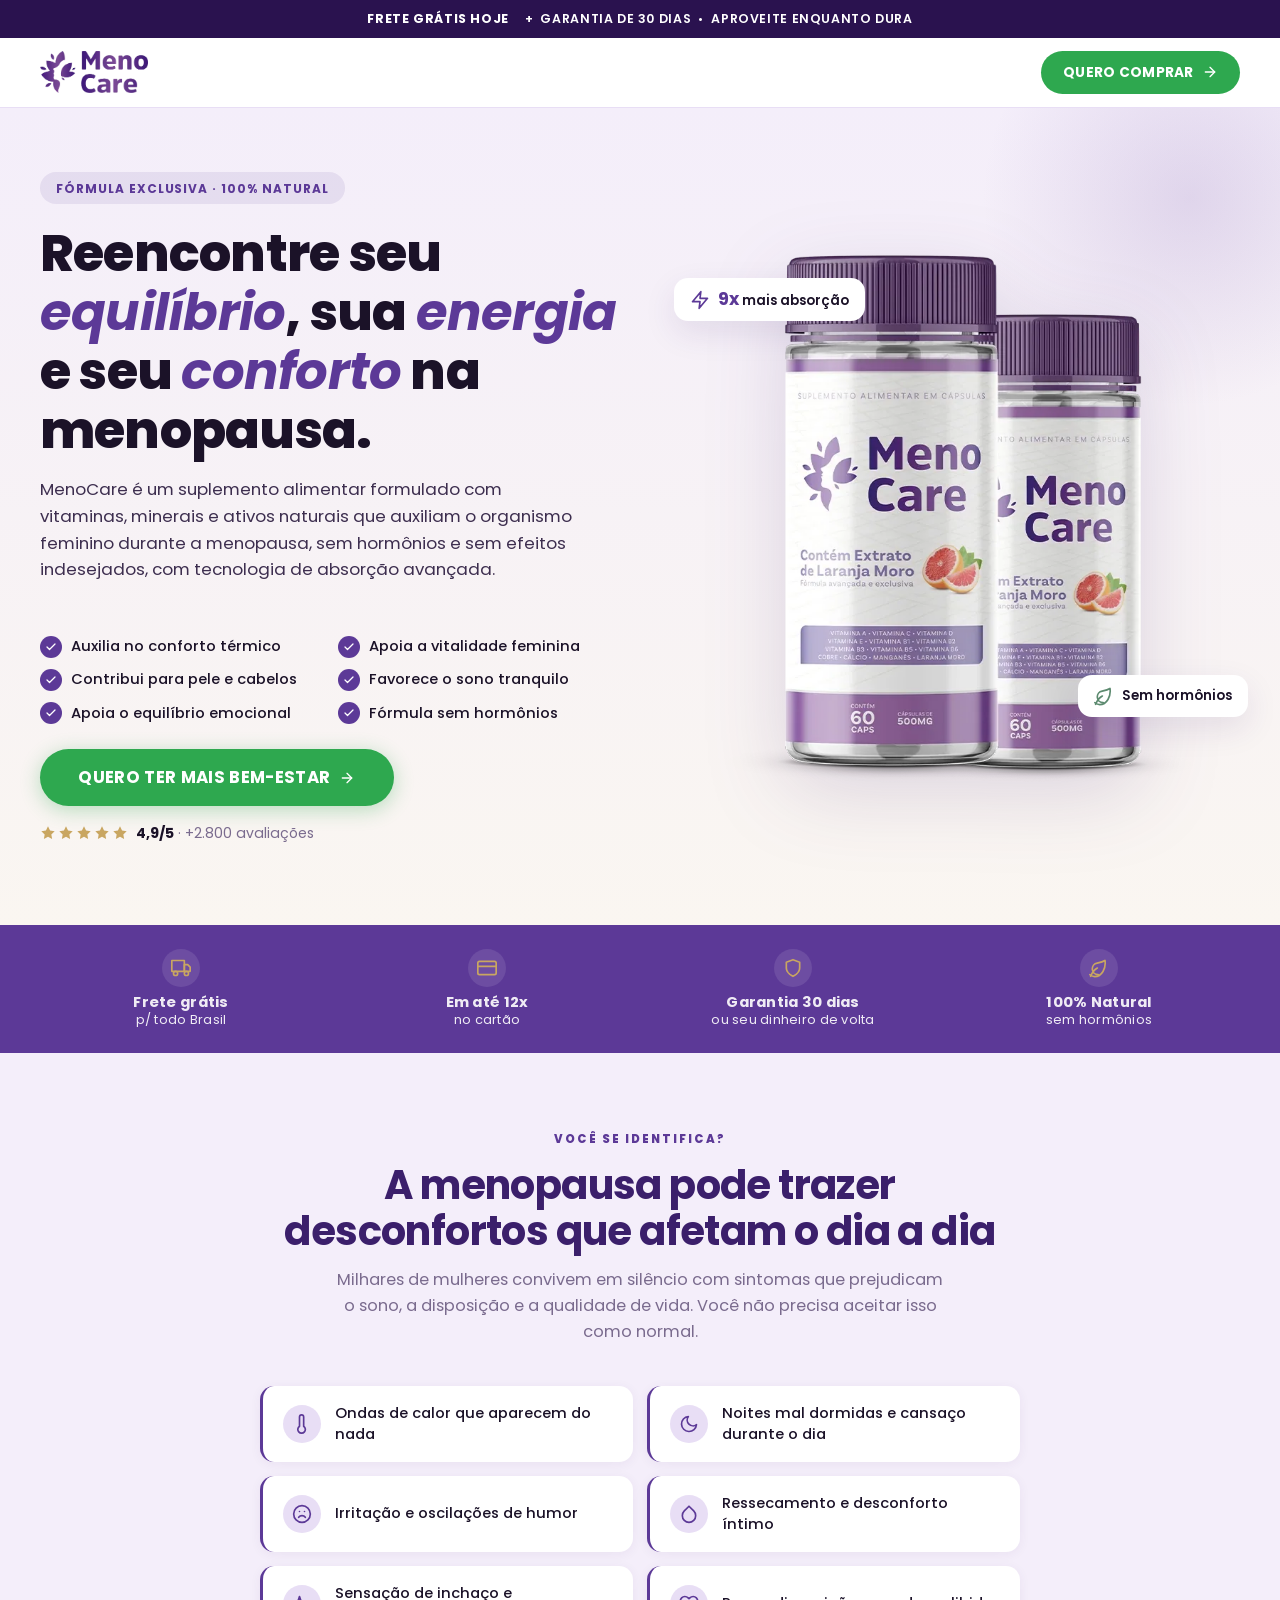
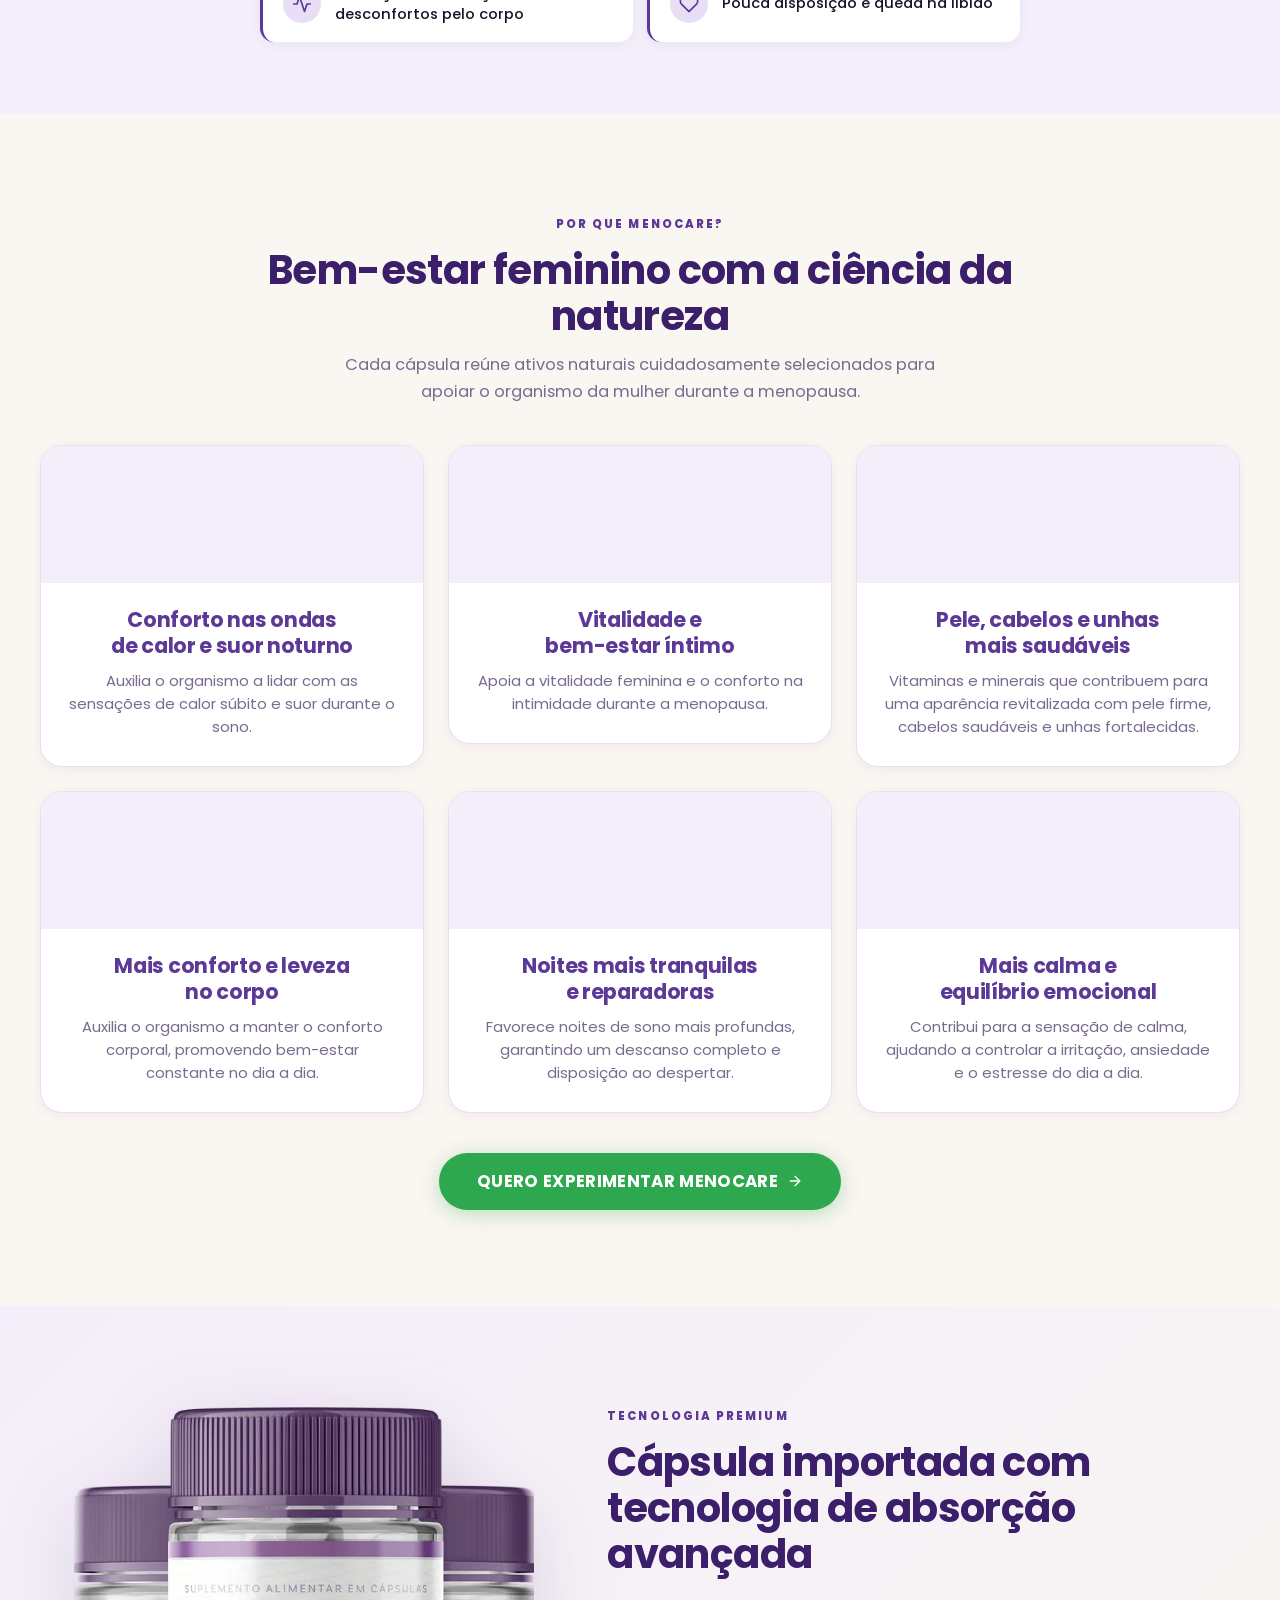
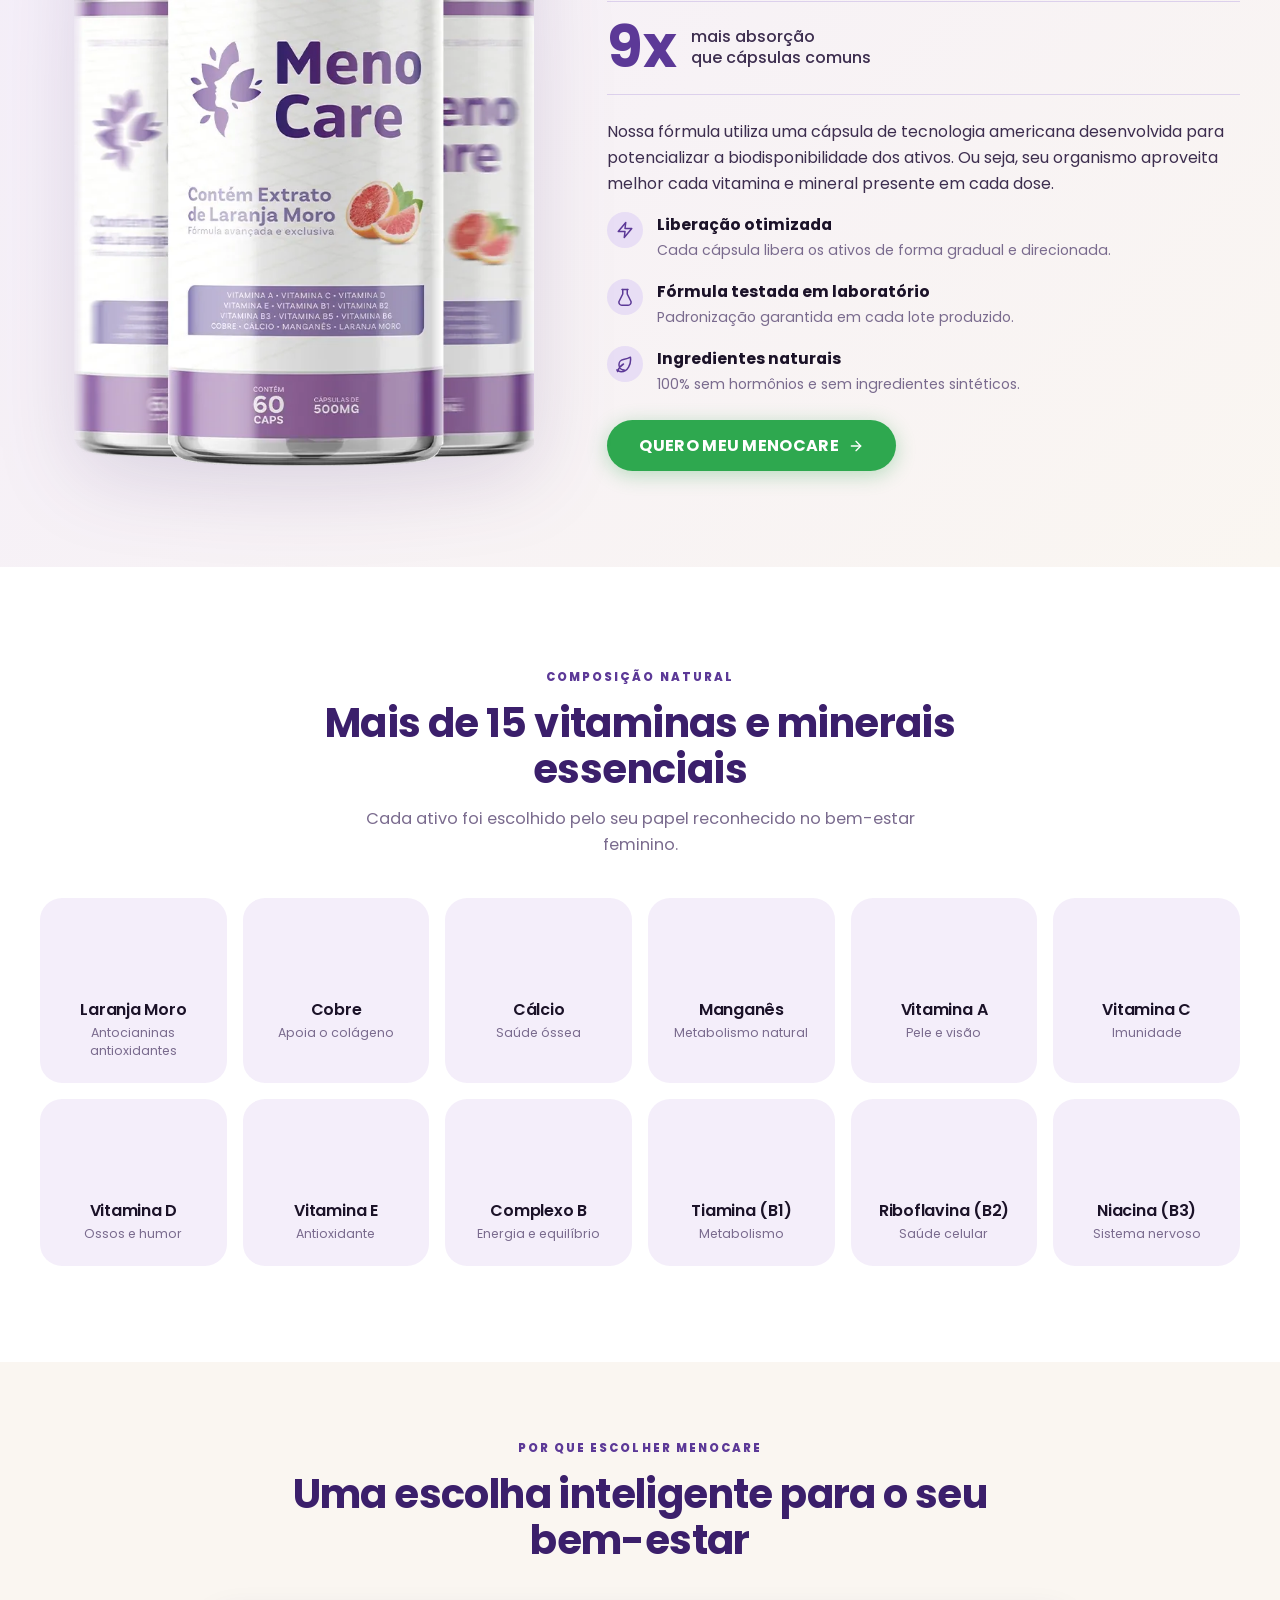
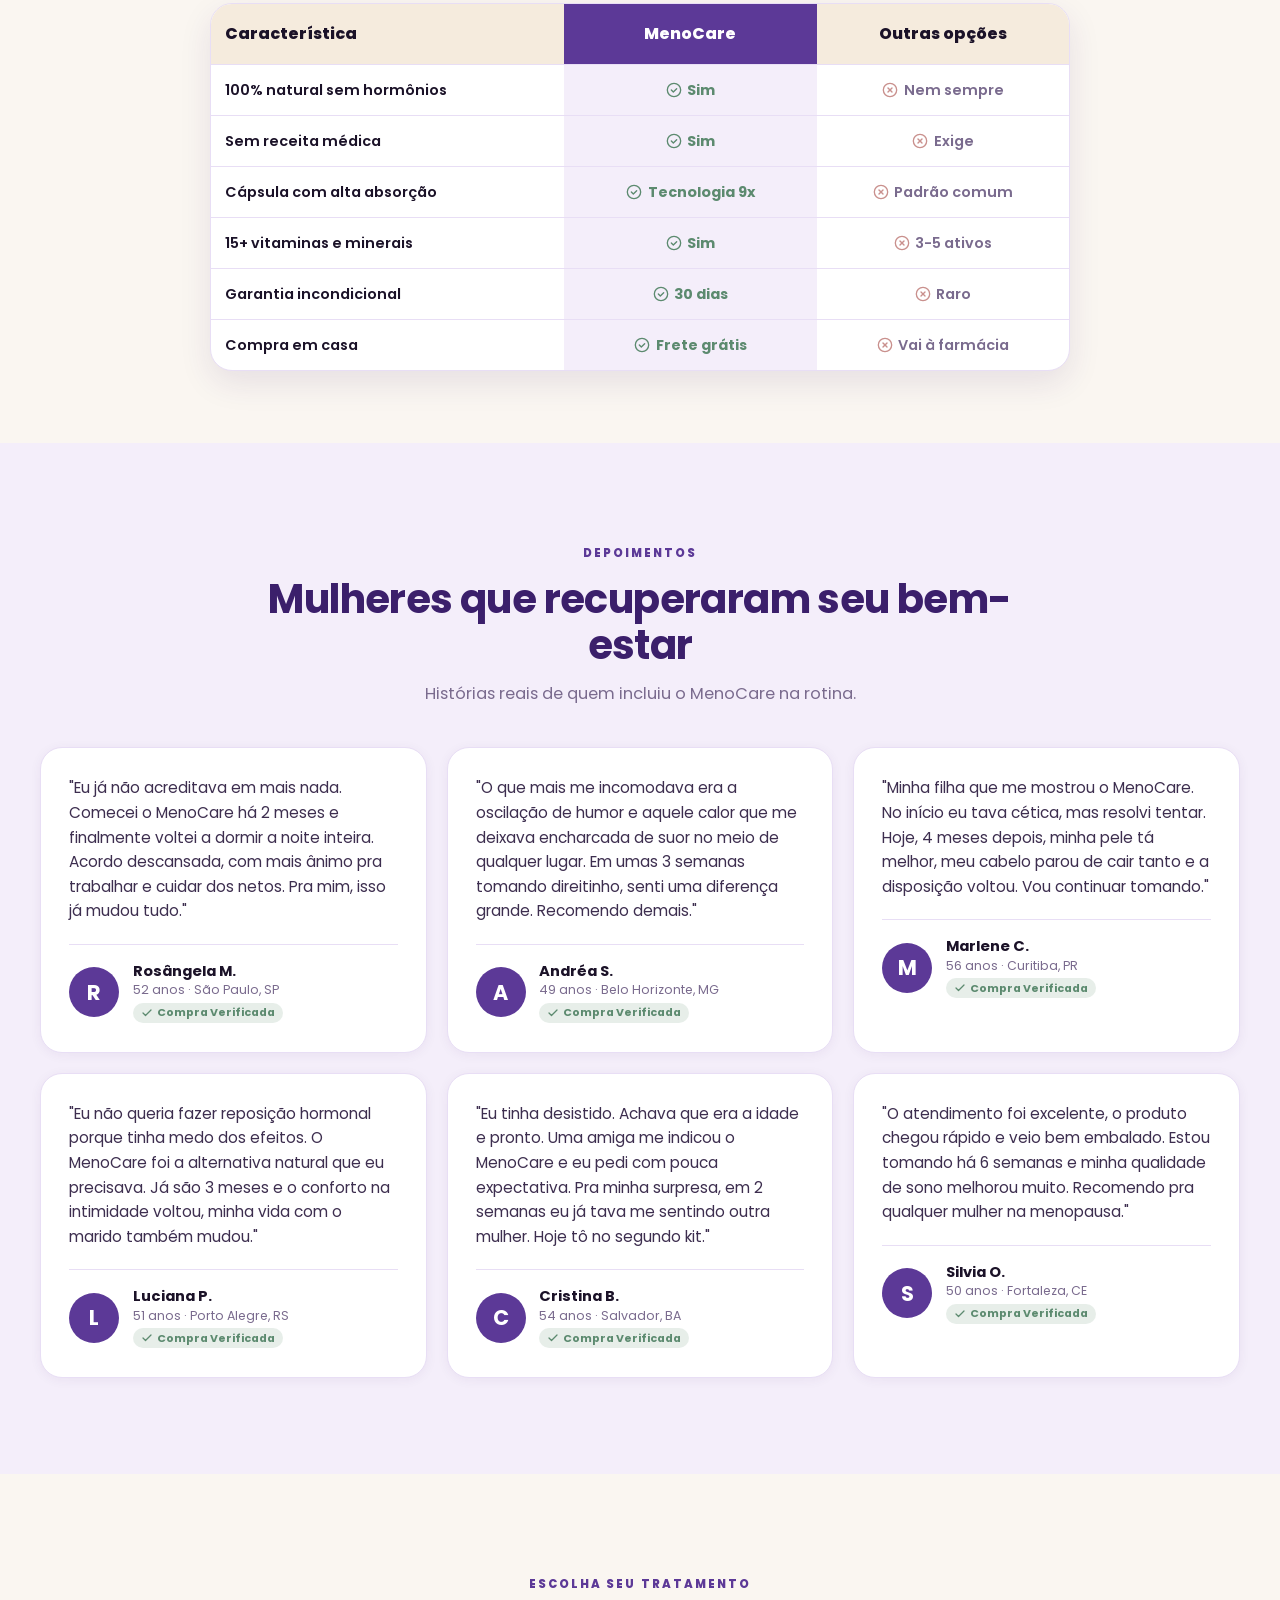
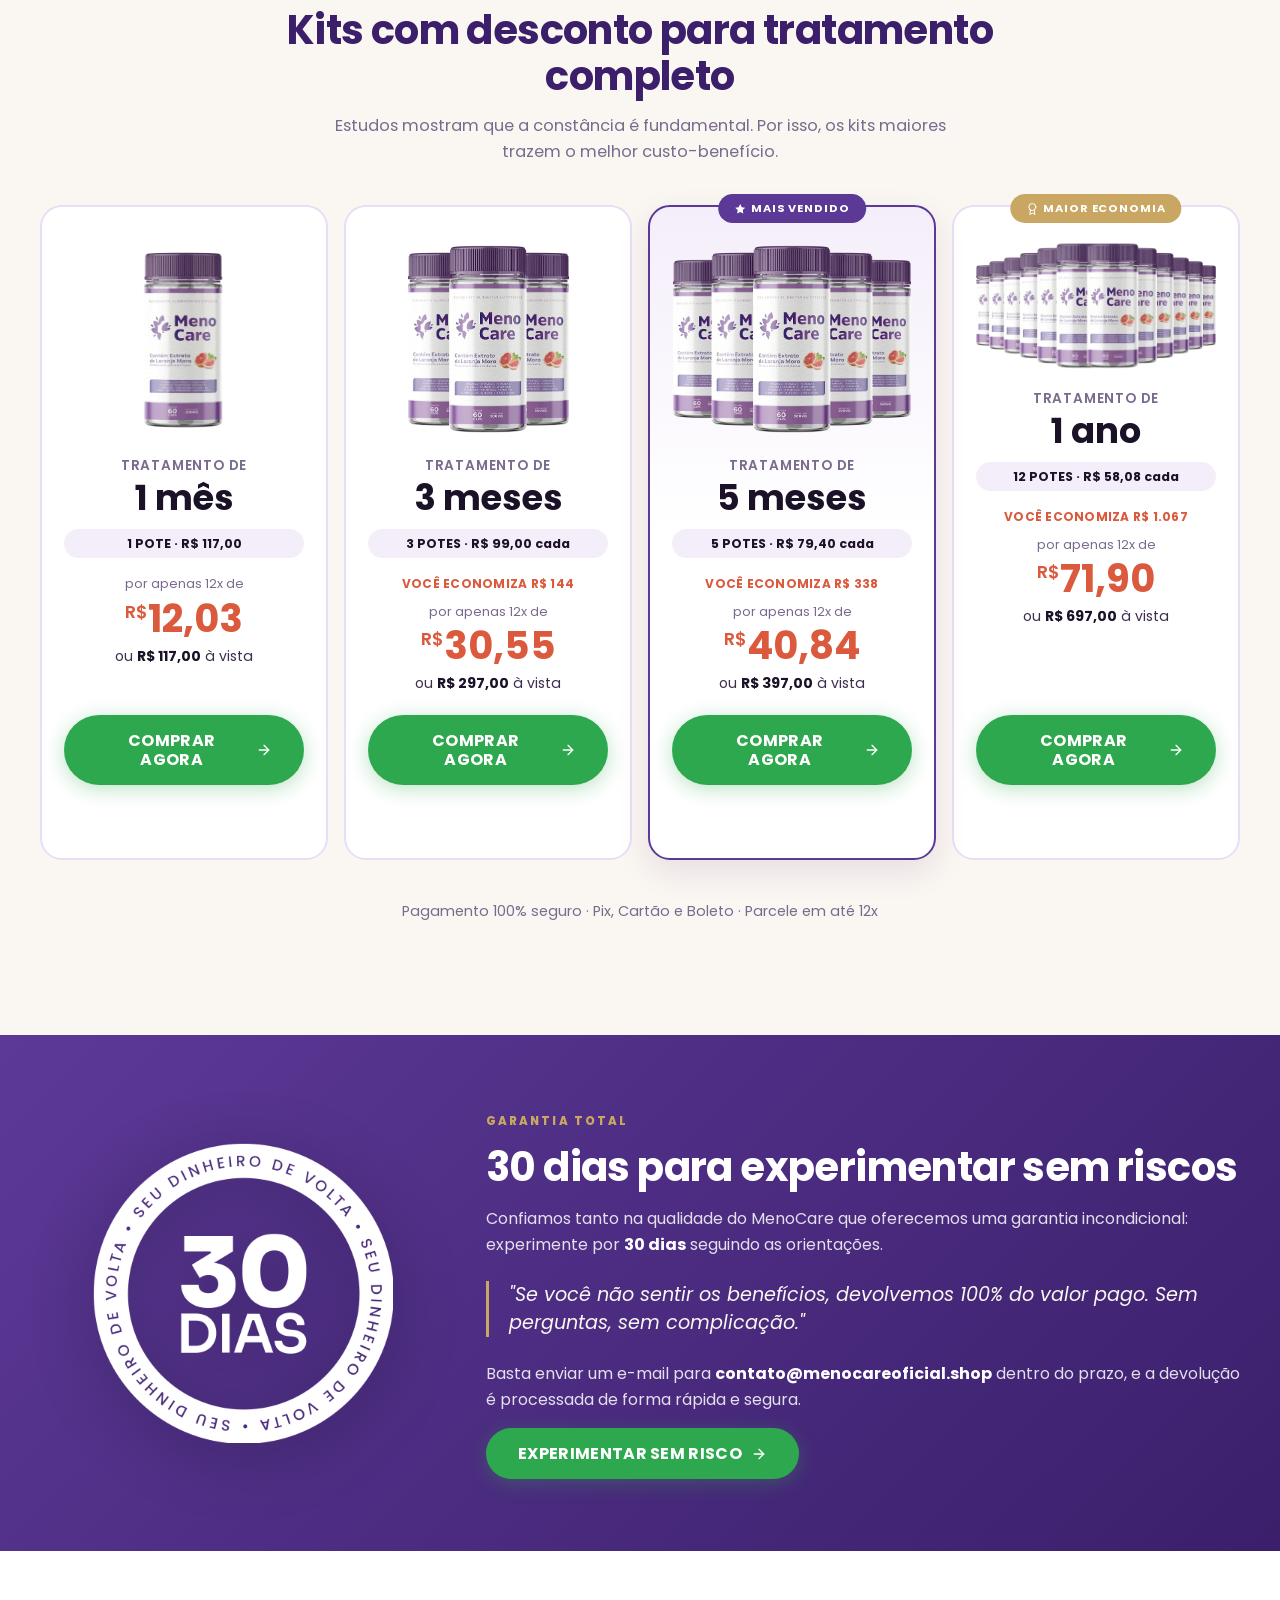
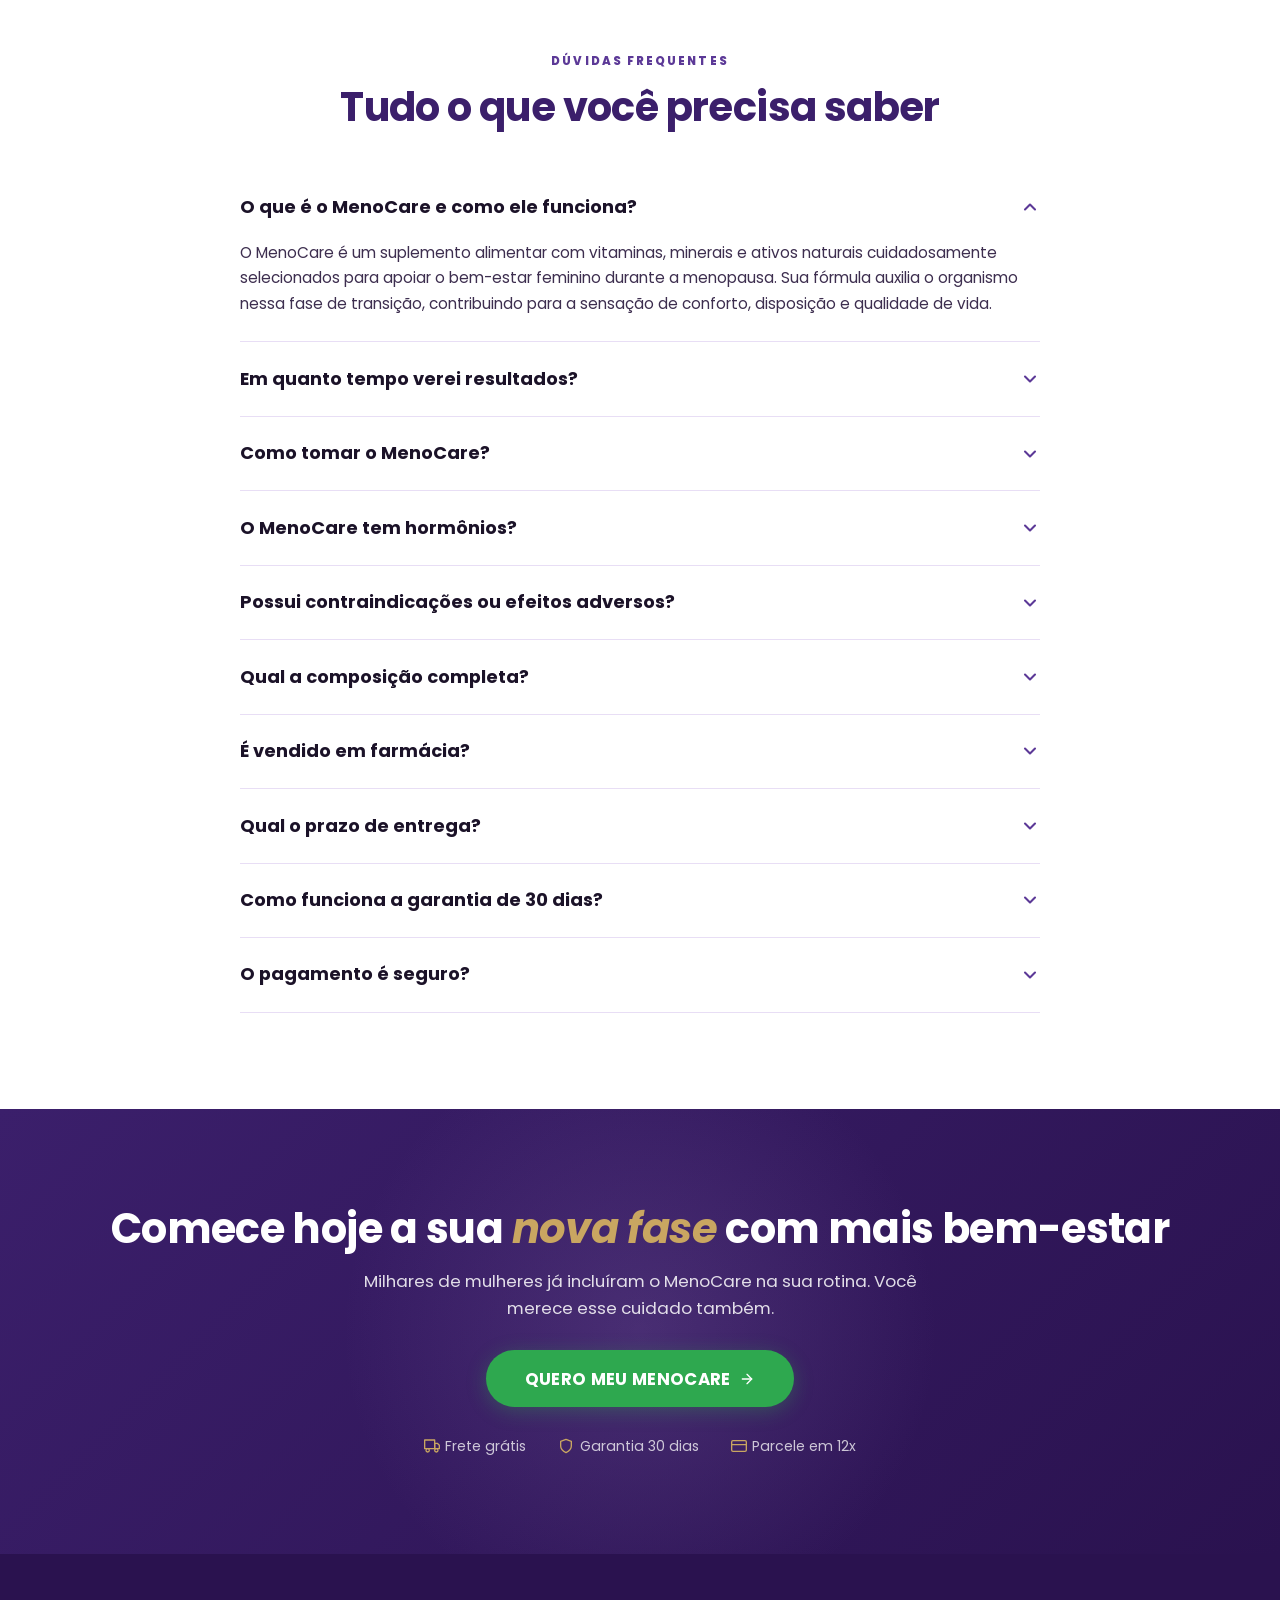
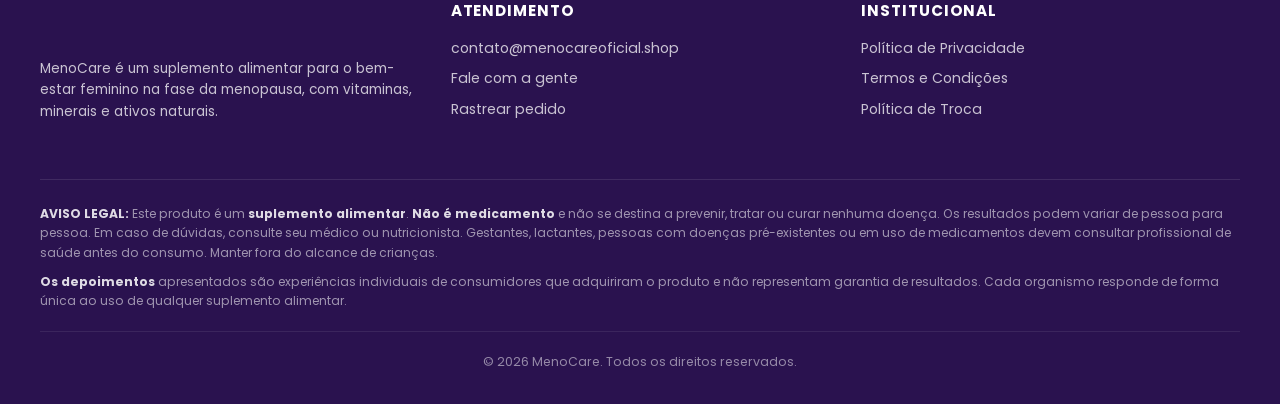
<file: index-pro.html>
<!DOCTYPE html>
<html lang="pt-BR">
<head>
  <meta charset="UTF-8">
  <meta name="viewport" content="width=device-width, initial-scale=1, viewport-fit=cover">
  <meta name="robots" content="noindex, nofollow, noarchive, nosnippet">
  <meta name="theme-color" content="#5C3997">

  <!-- Google tag (gtag.js) - Google Ads AW-18202207303
       linker passa o gclid pro checkout Yampi (cross-domain) -->
  <script async src="https://www.googletagmanager.com/gtag/js?id=AW-18202207303"></script>
  <script>
    window.dataLayer = window.dataLayer || [];
    function gtag(){dataLayer.push(arguments);}
    gtag('js', new Date());
    gtag('config', 'AW-18202207303', {
      'linker': { 'domains': ['menocareoficial.shop', 'pagamento.menocareoficial.shop'] }
    });
  </script>

  <!-- Microsoft Clarity (gravacao de sessao + heatmap) -->
  <script type="text/javascript">
    (function(c,l,a,r,i,t,y){
        c[a]=c[a]||function(){(c[a].q=c[a].q||[]).push(arguments)};
        t=l.createElement(r);t.async=1;t.src="https://www.clarity.ms/tag/"+i;
        y=l.getElementsByTagName(r)[0];y.parentNode.insertBefore(t,y);
    })(window, document, "clarity", "script", "x08bywps11");
  </script>
  <!-- ===== META PIXEL — descomente e troque o ID SO se rodar Facebook/Instagram Ads =====
  <script>
  !function(f,b,e,v,n,t,s){if(f.fbq)return;n=f.fbq=function(){n.callMethod?
  n.callMethod.apply(n,arguments):n.queue.push(arguments)};if(!f._fbq)f._fbq=n;
  n.push=n;n.loaded=!0;n.version='2.0';n.queue=[];t=b.createElement(e);t.async=!0;
  t.src=v;s=b.getElementsByTagName(e)[0];s.parentNode.insertBefore(t,s)}(window,
  document,'script','https://connect.facebook.net/en_US/fbevents.js');
  fbq('init', 'SEU_PIXEL_ID');
  fbq('track', 'PageView');
  </script>
  ===== fim Meta Pixel ===== -->

  <title>MenoCare | Suplemento Natural para o Bem-Estar Feminino na Menopausa</title>
  <meta name="description" content="MenoCare é um suplemento alimentar com vitaminas e minerais que auxiliam no bem-estar feminino durante a menopausa. Fórmula natural, sem hormônios. Garantia de 30 dias.">

  <!-- Open Graph -->
  <meta property="og:type" content="website">
  <meta property="og:title" content="MenoCare | Bem-estar Feminino na Menopausa">
  <meta property="og:description" content="Suplemento alimentar natural com vitaminas e minerais. Garantia de 30 dias.">
  <meta property="og:image" content="images/imgi_3_imagem_secaoHero.webp">

  <!-- Preload do hero (LCP image) pra carregar instant -->
  <link rel="preload" as="image" href="images/imgi_3_imagem_secaoHero.webp" fetchpriority="high">

  <!-- Font: Poppins, igual site original -->
  <link rel="preconnect" href="https://fonts.googleapis.com">
  <link rel="preconnect" href="https://fonts.gstatic.com" crossorigin>
  <link href="https://fonts.googleapis.com/css2?family=Poppins:ital,wght@0,400;0,500;0,600;0,700;0,800;1,500;1,700&display=swap" rel="stylesheet">

  <link rel="stylesheet" href="styles.css">
  <link rel="icon" type="image/png" sizes="32x32" href="images/favicon-32.png">
  <link rel="icon" type="image/png" sizes="180x180" href="images/favicon-180.png">
  <link rel="apple-touch-icon" href="images/favicon-180.png">

  <!-- SVG Sprite -->
  <svg width="0" height="0" style="position:absolute" aria-hidden="true">
    <defs>
      <symbol id="i-check" viewBox="0 0 24 24" fill="none" stroke="currentColor" stroke-width="2.5" stroke-linecap="round" stroke-linejoin="round"><polyline points="20 6 9 17 4 12"/></symbol>
      <symbol id="i-check-circle" viewBox="0 0 24 24" fill="none" stroke="currentColor" stroke-width="2" stroke-linecap="round" stroke-linejoin="round"><circle cx="12" cy="12" r="10"/><polyline points="16 10 11 15 8 12"/></symbol>
      <symbol id="i-x-circle" viewBox="0 0 24 24" fill="none" stroke="currentColor" stroke-width="2" stroke-linecap="round" stroke-linejoin="round"><circle cx="12" cy="12" r="10"/><line x1="15" y1="9" x2="9" y2="15"/><line x1="9" y1="9" x2="15" y2="15"/></symbol>
      <symbol id="i-x" viewBox="0 0 24 24" fill="none" stroke="currentColor" stroke-width="2" stroke-linecap="round" stroke-linejoin="round"><line x1="18" y1="6" x2="6" y2="18"/><line x1="6" y1="6" x2="18" y2="18"/></symbol>
      <symbol id="i-star" viewBox="0 0 24 24" fill="currentColor"><polygon points="12 2 15.09 8.26 22 9.27 17 14.14 18.18 21.02 12 17.77 5.82 21.02 7 14.14 2 9.27 8.91 8.26 12 2"/></symbol>
      <symbol id="i-arrow-right" viewBox="0 0 24 24" fill="none" stroke="currentColor" stroke-width="2" stroke-linecap="round" stroke-linejoin="round"><line x1="5" y1="12" x2="19" y2="12"/><polyline points="12 5 19 12 12 19"/></symbol>
      <symbol id="i-truck" viewBox="0 0 24 24" fill="none" stroke="currentColor" stroke-width="2" stroke-linecap="round" stroke-linejoin="round"><rect x="1" y="3" width="15" height="13"/><polygon points="16 8 20 8 23 11 23 16 16 16 16 8"/><circle cx="5.5" cy="18.5" r="2.5"/><circle cx="18.5" cy="18.5" r="2.5"/></symbol>
      <symbol id="i-credit-card" viewBox="0 0 24 24" fill="none" stroke="currentColor" stroke-width="2" stroke-linecap="round" stroke-linejoin="round"><rect x="1" y="4" width="22" height="16" rx="2" ry="2"/><line x1="1" y1="10" x2="23" y2="10"/></symbol>
      <symbol id="i-shield" viewBox="0 0 24 24" fill="none" stroke="currentColor" stroke-width="2" stroke-linecap="round" stroke-linejoin="round"><path d="M12 22s8-4 8-10V5l-8-3-8 3v7c0 6 8 10 8 10z"/></symbol>
      <symbol id="i-leaf" viewBox="0 0 24 24" fill="none" stroke="currentColor" stroke-width="2" stroke-linecap="round" stroke-linejoin="round"><path d="M11 20A7 7 0 0 1 9.8 6.1C15.5 5 17 4.48 19.2 2.96c1.4 9.3-3.7 19.4-12.4 19.4-1.7 0-3.6-.8-5.8-2.4M2 22c1.5-4.3 4.5-8 8-10"/></symbol>
      <symbol id="i-lock" viewBox="0 0 24 24" fill="none" stroke="currentColor" stroke-width="2" stroke-linecap="round" stroke-linejoin="round"><rect x="3" y="11" width="18" height="11" rx="2" ry="2"/><path d="M7 11V7a5 5 0 0 1 10 0v4"/></symbol>
      <symbol id="i-thermometer" viewBox="0 0 24 24" fill="none" stroke="currentColor" stroke-width="2" stroke-linecap="round" stroke-linejoin="round"><path d="M14 14.76V3.5a2.5 2.5 0 0 0-5 0v11.26a4.5 4.5 0 1 0 5 0z"/></symbol>
      <symbol id="i-moon" viewBox="0 0 24 24" fill="none" stroke="currentColor" stroke-width="2" stroke-linecap="round" stroke-linejoin="round"><path d="M21 12.79A9 9 0 1 1 11.21 3 7 7 0 0 0 21 12.79z"/></symbol>
      <symbol id="i-smile-frown" viewBox="0 0 24 24" fill="none" stroke="currentColor" stroke-width="2" stroke-linecap="round" stroke-linejoin="round"><circle cx="12" cy="12" r="10"/><path d="M16 16s-1.5-2-4-2-4 2-4 2"/><line x1="9" y1="9" x2="9.01" y2="9"/><line x1="15" y1="9" x2="15.01" y2="9"/></symbol>
      <symbol id="i-droplet" viewBox="0 0 24 24" fill="none" stroke="currentColor" stroke-width="2" stroke-linecap="round" stroke-linejoin="round"><path d="M12 2.69l5.66 5.66a8 8 0 1 1-11.31 0z"/></symbol>
      <symbol id="i-activity" viewBox="0 0 24 24" fill="none" stroke="currentColor" stroke-width="2" stroke-linecap="round" stroke-linejoin="round"><polyline points="22 12 18 12 15 21 9 3 6 12 2 12"/></symbol>
      <symbol id="i-heart" viewBox="0 0 24 24" fill="none" stroke="currentColor" stroke-width="2" stroke-linecap="round" stroke-linejoin="round"><path d="M20.84 4.61a5.5 5.5 0 0 0-7.78 0L12 5.67l-1.06-1.06a5.5 5.5 0 0 0-7.78 7.78l1.06 1.06L12 21.23l7.78-7.78 1.06-1.06a5.5 5.5 0 0 0 0-7.78z"/></symbol>
      <symbol id="i-sparkles" viewBox="0 0 24 24" fill="none" stroke="currentColor" stroke-width="2" stroke-linecap="round" stroke-linejoin="round"><path d="M12 3l1.9 5.8L20 11l-6.1 2.2L12 19l-1.9-5.8L4 11l6.1-2.2z"/><path d="M19 3l.6 1.9L21 5l-1.4.6L19 7l-.6-1.4L17 5l1.4-.6z"/><path d="M19 17l.6 1.4L21 19l-1.4.6L19 21l-.6-1.4L17 19l1.4-.6z"/></symbol>
      <symbol id="i-feather" viewBox="0 0 24 24" fill="none" stroke="currentColor" stroke-width="2" stroke-linecap="round" stroke-linejoin="round"><path d="M20.24 12.24a6 6 0 0 0-8.49-8.49L5 10.5V19h8.5z"/><line x1="16" y1="8" x2="2" y2="22"/><line x1="17.5" y1="15" x2="9" y2="15"/></symbol>
      <symbol id="i-chevron-down" viewBox="0 0 24 24" fill="none" stroke="currentColor" stroke-width="2.5" stroke-linecap="round" stroke-linejoin="round"><polyline points="6 9 12 15 18 9"/></symbol>
      <symbol id="i-zap" viewBox="0 0 24 24" fill="none" stroke="currentColor" stroke-width="2" stroke-linecap="round" stroke-linejoin="round"><polygon points="13 2 3 14 12 14 11 22 21 10 12 10 13 2"/></symbol>
      <symbol id="i-flask" viewBox="0 0 24 24" fill="none" stroke="currentColor" stroke-width="2" stroke-linecap="round" stroke-linejoin="round"><path d="M9 2v6L4 18a4 4 0 0 0 4 5h8a4 4 0 0 0 4-5L15 8V2"/><line x1="8" y1="2" x2="16" y2="2"/></symbol>
      <symbol id="i-award" viewBox="0 0 24 24" fill="none" stroke="currentColor" stroke-width="2" stroke-linecap="round" stroke-linejoin="round"><circle cx="12" cy="8" r="7"/><polyline points="8.21 13.89 7 23 12 20 17 23 15.79 13.88"/></symbol>
    </defs>
  </svg>
</head>

<body>

  <!-- ============ TOPBAR ============ -->
  <div class="topbar">
    <span class="topbar-inner">
      <strong>FRETE GRÁTIS HOJE</strong> &nbsp;+&nbsp; GARANTIA DE 30 DIAS &nbsp;•&nbsp; APROVEITE ENQUANTO DURA
    </span>
  </div>

  <!-- ============ HEADER ============ -->
  <header class="header">
    <div class="header-inner">
      <a href="#" class="logo">
        <img src="images/imgi_1_default.webp" alt="MenoCare" width="120" height="47">
      </a>
      <a href="#kits" class="header-cta">
        QUERO COMPRAR
        <svg class="icon-sm" aria-hidden="true"><use href="#i-arrow-right"/></svg>
      </a>
    </div>
  </header>

  <!-- ============ HERO ============ -->
  <section class="hero">
    <div class="container">
      <div class="hero-grid">
        <div class="hero-intro">
          <span class="hero-badge">Fórmula Exclusiva · 100% Natural</span>

          <h1>Reencontre seu <em>equilíbrio</em>, sua <em>energia</em> e seu <em>conforto</em> na menopausa.</h1>

          <p class="hero-sub">
            MenoCare é um suplemento alimentar formulado com vitaminas, minerais e ativos naturais que auxiliam o organismo feminino durante a menopausa, sem hormônios e sem efeitos indesejados, com tecnologia de absorção avançada.
          </p>
        </div>

        <div class="hero-image-wrap">
          <img class="hero-image" src="images/imgi_3_imagem_secaoHero.webp" alt="MenoCare - Suplemento alimentar para menopausa" width="675" height="772" fetchpriority="high" decoding="async">
          <div class="hero-image-badge hero-image-badge-1">
            <svg class="icon"><use href="#i-zap"/></svg>
            <span><strong>9x</strong> mais absorção</span>
          </div>
          <div class="hero-image-badge hero-image-badge-2">
            <svg class="icon" style="color: var(--success)"><use href="#i-leaf"/></svg>
            <span>Sem hormônios</span>
          </div>
        </div>

        <div class="hero-actions">
          <div class="hero-checks">
            <div class="hero-check"><span class="hero-check-icon"><svg aria-hidden="true"><use href="#i-check"/></svg></span> Auxilia no conforto térmico</div>
            <div class="hero-check"><span class="hero-check-icon"><svg aria-hidden="true"><use href="#i-check"/></svg></span> Apoia a vitalidade feminina</div>
            <div class="hero-check"><span class="hero-check-icon"><svg aria-hidden="true"><use href="#i-check"/></svg></span> Contribui para pele e cabelos</div>
            <div class="hero-check"><span class="hero-check-icon"><svg aria-hidden="true"><use href="#i-check"/></svg></span> Favorece o sono tranquilo</div>
            <div class="hero-check"><span class="hero-check-icon"><svg aria-hidden="true"><use href="#i-check"/></svg></span> Apoia o equilíbrio emocional</div>
            <div class="hero-check"><span class="hero-check-icon"><svg aria-hidden="true"><use href="#i-check"/></svg></span> Fórmula sem hormônios</div>
          </div>

          <div class="hero-cta-row">
            <a href="#kits" class="btn btn-primary btn-lg">QUERO TER MAIS BEM-ESTAR <svg class="icon-sm" aria-hidden="true"><use href="#i-arrow-right"/></svg></a>
            <div class="hero-rating">
              <span class="stars">
                <svg class="icon-sm"><use href="#i-star"/></svg>
                <svg class="icon-sm"><use href="#i-star"/></svg>
                <svg class="icon-sm"><use href="#i-star"/></svg>
                <svg class="icon-sm"><use href="#i-star"/></svg>
                <svg class="icon-sm"><use href="#i-star"/></svg>
              </span>
              <span><strong>4,9/5</strong> · +2.800 avaliações</span>
            </div>
          </div>
        </div>
      </div>
    </div>
  </section>

  <!-- ============ TRUST STRIP ============ -->
  <section class="trust-strip">
    <div class="container">
      <div class="trust-strip-grid">
        <div class="trust-item">
          <div class="trust-item-icon"><svg aria-hidden="true"><use href="#i-truck"/></svg></div>
          <div class="trust-item-text"><strong>Frete grátis</strong>p/ todo Brasil</div>
        </div>
        <div class="trust-item">
          <div class="trust-item-icon"><svg aria-hidden="true"><use href="#i-credit-card"/></svg></div>
          <div class="trust-item-text"><strong>Em até 12x</strong>no cartão</div>
        </div>
        <div class="trust-item">
          <div class="trust-item-icon"><svg aria-hidden="true"><use href="#i-shield"/></svg></div>
          <div class="trust-item-text"><strong>Garantia 30 dias</strong>ou seu dinheiro de volta</div>
        </div>
        <div class="trust-item">
          <div class="trust-item-icon"><svg aria-hidden="true"><use href="#i-leaf"/></svg></div>
          <div class="trust-item-text"><strong>100% Natural</strong>sem hormônios</div>
        </div>
      </div>
    </div>
  </section>

  <!-- ============ PROBLEMA ============ -->
  <section class="section problem-section">
    <div class="container">
      <div class="section-intro">
        <span class="section-eyebrow">Você se identifica?</span>
        <h2>A menopausa pode trazer desconfortos que afetam o dia a dia</h2>
        <p>Milhares de mulheres convivem em silêncio com sintomas que prejudicam o sono, a disposição e a qualidade de vida. Você não precisa aceitar isso como normal.</p>
      </div>
      <div class="problem-list">
        <div class="problem-item">
          <span class="problem-item-icon"><svg aria-hidden="true"><use href="#i-thermometer"/></svg></span>
          <span class="problem-item-text">Ondas de calor que aparecem do nada</span>
        </div>
        <div class="problem-item">
          <span class="problem-item-icon"><svg aria-hidden="true"><use href="#i-moon"/></svg></span>
          <span class="problem-item-text">Noites mal dormidas e cansaço durante o dia</span>
        </div>
        <div class="problem-item">
          <span class="problem-item-icon"><svg aria-hidden="true"><use href="#i-smile-frown"/></svg></span>
          <span class="problem-item-text">Irritação e oscilações de humor</span>
        </div>
        <div class="problem-item">
          <span class="problem-item-icon"><svg aria-hidden="true"><use href="#i-droplet"/></svg></span>
          <span class="problem-item-text">Ressecamento e desconforto íntimo</span>
        </div>
        <div class="problem-item">
          <span class="problem-item-icon"><svg aria-hidden="true"><use href="#i-activity"/></svg></span>
          <span class="problem-item-text">Sensação de inchaço e desconfortos pelo corpo</span>
        </div>
        <div class="problem-item">
          <span class="problem-item-icon"><svg aria-hidden="true"><use href="#i-heart"/></svg></span>
          <span class="problem-item-text">Pouca disposição e queda na libido</span>
        </div>
      </div>
    </div>
  </section>

  <!-- ============ BENEFITS ============ -->
  <section class="section section-lg">
    <div class="container">
      <div class="section-intro">
        <span class="section-eyebrow">Por que MenoCare?</span>
        <h2>Bem-estar feminino com a ciência da natureza</h2>
        <p>Cada cápsula reúne ativos naturais cuidadosamente selecionados para apoiar o organismo da mulher durante a menopausa.</p>
      </div>

      <div class="benefits-grid">
        <div class="benefit-card">
          <img class="benefit-image" src="images/imgi_5_beneficio01_secaoBeneficios.webp" alt="Conforto nas ondas de calor" width="640" height="230" loading="lazy" decoding="async">
          <div class="benefit-content">
            <h3>Conforto nas ondas<br>de calor e suor noturno</h3>
            <p>Auxilia o organismo a lidar com as sensações de calor súbito e suor durante o sono.</p>
          </div>
        </div>
        <div class="benefit-card">
          <img class="benefit-image" src="images/imgi_6_beneficio02_secaoBeneficios.webp" alt="Vitalidade e bem-estar íntimo" width="640" height="230" loading="lazy" decoding="async">
          <div class="benefit-content">
            <h3>Vitalidade e<br>bem-estar íntimo</h3>
            <p>Apoia a vitalidade feminina e o conforto na intimidade durante a menopausa.</p>
          </div>
        </div>
        <div class="benefit-card">
          <img class="benefit-image" src="images/imgi_7_beneficio03_secaoBeneficios.webp" alt="Pele, cabelos e unhas mais saudáveis" width="640" height="230" loading="lazy" decoding="async">
          <div class="benefit-content">
            <h3>Pele, cabelos e unhas<br>mais saudáveis</h3>
            <p>Vitaminas e minerais que contribuem para uma aparência revitalizada com pele firme, cabelos saudáveis e unhas fortalecidas.</p>
          </div>
        </div>
        <div class="benefit-card">
          <img class="benefit-image" src="images/imgi_8_beneficio04_secaoBeneficios.webp" alt="Conforto e leveza no corpo" width="640" height="230" loading="lazy" decoding="async">
          <div class="benefit-content">
            <h3>Mais conforto e leveza<br>no corpo</h3>
            <p>Auxilia o organismo a manter o conforto corporal, promovendo bem-estar constante no dia a dia.</p>
          </div>
        </div>
        <div class="benefit-card">
          <img class="benefit-image" src="images/imgi_9_beneficio05_secaoBeneficios.webp" alt="Noites mais tranquilas" width="640" height="230" loading="lazy" decoding="async">
          <div class="benefit-content">
            <h3>Noites mais tranquilas<br>e reparadoras</h3>
            <p>Favorece noites de sono mais profundas, garantindo um descanso completo e disposição ao despertar.</p>
          </div>
        </div>
        <div class="benefit-card">
          <img class="benefit-image" src="images/imgi_10_beneficio06_secaoBeneficios.webp" alt="Equilíbrio emocional" width="640" height="230" loading="lazy" decoding="async">
          <div class="benefit-content">
            <h3>Mais calma e<br>equilíbrio emocional</h3>
            <p>Contribui para a sensação de calma, ajudando a controlar a irritação, ansiedade e o estresse do dia a dia.</p>
          </div>
        </div>
      </div>

      <div style="text-align:center; margin-top: 2.5rem;">
        <a href="#kits" class="btn btn-primary btn-lg">QUERO EXPERIMENTAR MENOCARE <svg class="icon-sm" aria-hidden="true"><use href="#i-arrow-right"/></svg></a>
      </div>
    </div>
  </section>

  <!-- ============ TECNOLOGIA ============ -->
  <section class="section section-lg tech-section">
    <div class="container">
      <div class="tech-grid">
        <div>
          <img class="tech-image" src="images/imgi_1_imagem_secaoTecnologia.webp" alt="Tecnologia de cápsula com alta absorção" width="640" height="918" loading="lazy" decoding="async">
        </div>
        <div class="tech-content">
          <span class="section-eyebrow">Tecnologia Premium</span>
          <h2>Cápsula importada com tecnologia de absorção avançada</h2>

          <div class="tech-stat">
            <div class="tech-stat-number">9x</div>
            <div class="tech-stat-label">mais absorção<br>que cápsulas comuns</div>
          </div>

          <p>Nossa fórmula utiliza uma cápsula de tecnologia americana desenvolvida para potencializar a biodisponibilidade dos ativos. Ou seja, seu organismo aproveita melhor cada vitamina e mineral presente em cada dose.</p>

          <div class="tech-feature">
            <div class="tech-feature-icon"><svg aria-hidden="true"><use href="#i-zap"/></svg></div>
            <div>
              <strong>Liberação otimizada</strong>
              <span>Cada cápsula libera os ativos de forma gradual e direcionada.</span>
            </div>
          </div>
          <div class="tech-feature">
            <div class="tech-feature-icon"><svg aria-hidden="true"><use href="#i-flask"/></svg></div>
            <div>
              <strong>Fórmula testada em laboratório</strong>
              <span>Padronização garantida em cada lote produzido.</span>
            </div>
          </div>
          <div class="tech-feature">
            <div class="tech-feature-icon"><svg aria-hidden="true"><use href="#i-leaf"/></svg></div>
            <div>
              <strong>Ingredientes naturais</strong>
              <span>100% sem hormônios e sem ingredientes sintéticos.</span>
            </div>
          </div>

          <div style="margin-top: 1.5rem;">
            <a href="#kits" class="btn btn-primary">QUERO MEU MENOCARE <svg class="icon-sm" aria-hidden="true"><use href="#i-arrow-right"/></svg></a>
          </div>
        </div>
      </div>
    </div>
  </section>

  <!-- ============ INGREDIENTES ============ -->
  <section class="section section-lg ingredients-section">
    <div class="container">
      <div class="section-intro">
        <span class="section-eyebrow">Composição Natural</span>
        <h2>Mais de 15 vitaminas e minerais essenciais</h2>
        <p>Cada ativo foi escolhido pelo seu papel reconhecido no bem-estar feminino.</p>
      </div>

      <div class="ingredients-grid">
        <div class="ingredient-card">
          <img src="images/imgi_33_ativo01_secaoAtivos.webp" alt="" width="300" height="300" loading="lazy" decoding="async">
          <h4>Laranja Moro</h4>
          <p>Antocianinas antioxidantes</p>
        </div>
        <div class="ingredient-card">
          <img src="images/imgi_34_ativo02_secaoAtivos.webp" alt="" width="300" height="300" loading="lazy" decoding="async">
          <h4>Cobre</h4>
          <p>Apoia o colágeno</p>
        </div>
        <div class="ingredient-card">
          <img src="images/imgi_35_ativo03_secaoAtivos.webp" alt="" width="300" height="300" loading="lazy" decoding="async">
          <h4>Cálcio</h4>
          <p>Saúde óssea</p>
        </div>
        <div class="ingredient-card">
          <img src="images/imgi_36_ativo04_secaoAtivos.webp" alt="" width="300" height="300" loading="lazy" decoding="async">
          <h4>Manganês</h4>
          <p>Metabolismo natural</p>
        </div>
        <div class="ingredient-card">
          <img src="images/imgi_37_ativo05_secaoAtivos.webp" alt="" width="300" height="300" loading="lazy" decoding="async">
          <h4>Vitamina A</h4>
          <p>Pele e visão</p>
        </div>
        <div class="ingredient-card">
          <img src="images/imgi_38_ativo06_secaoAtivos.webp" alt="" width="300" height="300" loading="lazy" decoding="async">
          <h4>Vitamina C</h4>
          <p>Imunidade</p>
        </div>
        <div class="ingredient-card">
          <img src="images/imgi_36_ativo04_secaoAtivos.webp" alt="" width="300" height="300" loading="lazy" decoding="async">
          <h4>Vitamina D</h4>
          <p>Ossos e humor</p>
        </div>
        <div class="ingredient-card">
          <img src="images/imgi_37_ativo05_secaoAtivos.webp" alt="" width="300" height="300" loading="lazy" decoding="async">
          <h4>Vitamina E</h4>
          <p>Antioxidante</p>
        </div>
        <div class="ingredient-card">
          <img src="images/imgi_38_ativo06_secaoAtivos.webp" alt="" width="300" height="300" loading="lazy" decoding="async">
          <h4>Complexo B</h4>
          <p>Energia e equilíbrio</p>
        </div>
        <div class="ingredient-card">
          <img src="images/imgi_33_ativo01_secaoAtivos.webp" alt="" width="300" height="300" loading="lazy" decoding="async">
          <h4>Tiamina (B1)</h4>
          <p>Metabolismo</p>
        </div>
        <div class="ingredient-card">
          <img src="images/imgi_34_ativo02_secaoAtivos.webp" alt="" width="300" height="300" loading="lazy" decoding="async">
          <h4>Riboflavina (B2)</h4>
          <p>Saúde celular</p>
        </div>
        <div class="ingredient-card">
          <img src="images/imgi_35_ativo03_secaoAtivos.webp" alt="" width="300" height="300" loading="lazy" decoding="async">
          <h4>Niacina (B3)</h4>
          <p>Sistema nervoso</p>
        </div>
      </div>
    </div>
  </section>

  <!-- ============ COMPARAÇÃO ============ -->
  <section class="section compare-section">
    <div class="container container-narrow">
      <div class="section-intro">
        <span class="section-eyebrow">Por que escolher MenoCare</span>
        <h2>Uma escolha inteligente para o seu bem-estar</h2>
      </div>

      <div class="compare-table">
        <div class="compare-row">
          <div class="compare-cell header" style="justify-content: flex-start; text-align: left;">Característica</div>
          <div class="compare-cell header menocare-head">MenoCare</div>
          <div class="compare-cell header">Outras opções</div>
        </div>
        <div class="compare-row">
          <div class="compare-cell label">100% natural sem hormônios</div>
          <div class="compare-cell menocare"><span class="compare-yes"><svg class="icon-sm"><use href="#i-check-circle"/></svg> Sim</span></div>
          <div class="compare-cell center"><span class="compare-no"><svg class="icon-sm"><use href="#i-x-circle"/></svg> Nem sempre</span></div>
        </div>
        <div class="compare-row">
          <div class="compare-cell label">Sem receita médica</div>
          <div class="compare-cell menocare"><span class="compare-yes"><svg class="icon-sm"><use href="#i-check-circle"/></svg> Sim</span></div>
          <div class="compare-cell center"><span class="compare-no"><svg class="icon-sm"><use href="#i-x-circle"/></svg> Exige</span></div>
        </div>
        <div class="compare-row">
          <div class="compare-cell label">Cápsula com alta absorção</div>
          <div class="compare-cell menocare"><span class="compare-yes"><svg class="icon-sm"><use href="#i-check-circle"/></svg> Tecnologia 9x</span></div>
          <div class="compare-cell center"><span class="compare-no"><svg class="icon-sm"><use href="#i-x-circle"/></svg> Padrão comum</span></div>
        </div>
        <div class="compare-row">
          <div class="compare-cell label">15+ vitaminas e minerais</div>
          <div class="compare-cell menocare"><span class="compare-yes"><svg class="icon-sm"><use href="#i-check-circle"/></svg> Sim</span></div>
          <div class="compare-cell center"><span class="compare-no"><svg class="icon-sm"><use href="#i-x-circle"/></svg> 3-5 ativos</span></div>
        </div>
        <div class="compare-row">
          <div class="compare-cell label">Garantia incondicional</div>
          <div class="compare-cell menocare"><span class="compare-yes"><svg class="icon-sm"><use href="#i-check-circle"/></svg> 30 dias</span></div>
          <div class="compare-cell center"><span class="compare-no"><svg class="icon-sm"><use href="#i-x-circle"/></svg> Raro</span></div>
        </div>
        <div class="compare-row">
          <div class="compare-cell label">Compra em casa</div>
          <div class="compare-cell menocare"><span class="compare-yes"><svg class="icon-sm"><use href="#i-check-circle"/></svg> Frete grátis</span></div>
          <div class="compare-cell center"><span class="compare-no"><svg class="icon-sm"><use href="#i-x-circle"/></svg> Vai à farmácia</span></div>
        </div>
      </div>
    </div>
  </section>

  <!-- ============ TESTIMONIALS ============ -->
  <section class="section section-lg testimonials-section">
    <div class="container">
      <div class="section-intro">
        <span class="section-eyebrow">Depoimentos</span>
        <h2>Mulheres que recuperaram seu bem-estar</h2>
        <p>Histórias reais de quem incluiu o MenoCare na rotina.</p>
      </div>

      <div class="testimonials-grid">
        <div class="testimonial-card">
          <p class="testimonial-text">"Eu já não acreditava em mais nada. Comecei o MenoCare há 2 meses e finalmente voltei a dormir a noite inteira. Acordo descansada, com mais ânimo pra trabalhar e cuidar dos netos. Pra mim, isso já mudou tudo."</p>
          <div class="testimonial-author">
            <div class="testimonial-avatar">R</div>
            <div class="testimonial-info">
              <div class="testimonial-name">Rosângela M.</div>
              <div class="testimonial-meta">52 anos · São Paulo, SP</div>
              <span class="testimonial-verified"><svg><use href="#i-check"/></svg> Compra Verificada</span>
            </div>
          </div>
        </div>

        <div class="testimonial-card">
          <p class="testimonial-text">"O que mais me incomodava era a oscilação de humor e aquele calor que me deixava encharcada de suor no meio de qualquer lugar. Em umas 3 semanas tomando direitinho, senti uma diferença grande. Recomendo demais."</p>
          <div class="testimonial-author">
            <div class="testimonial-avatar">A</div>
            <div class="testimonial-info">
              <div class="testimonial-name">Andréa S.</div>
              <div class="testimonial-meta">49 anos · Belo Horizonte, MG</div>
              <span class="testimonial-verified"><svg><use href="#i-check"/></svg> Compra Verificada</span>
            </div>
          </div>
        </div>

        <div class="testimonial-card">
          <p class="testimonial-text">"Minha filha que me mostrou o MenoCare. No início eu tava cética, mas resolvi tentar. Hoje, 4 meses depois, minha pele tá melhor, meu cabelo parou de cair tanto e a disposição voltou. Vou continuar tomando."</p>
          <div class="testimonial-author">
            <div class="testimonial-avatar">M</div>
            <div class="testimonial-info">
              <div class="testimonial-name">Marlene C.</div>
              <div class="testimonial-meta">56 anos · Curitiba, PR</div>
              <span class="testimonial-verified"><svg><use href="#i-check"/></svg> Compra Verificada</span>
            </div>
          </div>
        </div>

        <div class="testimonial-card">
          <p class="testimonial-text">"Eu não queria fazer reposição hormonal porque tinha medo dos efeitos. O MenoCare foi a alternativa natural que eu precisava. Já são 3 meses e o conforto na intimidade voltou, minha vida com o marido também mudou."</p>
          <div class="testimonial-author">
            <div class="testimonial-avatar">L</div>
            <div class="testimonial-info">
              <div class="testimonial-name">Luciana P.</div>
              <div class="testimonial-meta">51 anos · Porto Alegre, RS</div>
              <span class="testimonial-verified"><svg><use href="#i-check"/></svg> Compra Verificada</span>
            </div>
          </div>
        </div>

        <div class="testimonial-card">
          <p class="testimonial-text">"Eu tinha desistido. Achava que era a idade e pronto. Uma amiga me indicou o MenoCare e eu pedi com pouca expectativa. Pra minha surpresa, em 2 semanas eu já tava me sentindo outra mulher. Hoje tô no segundo kit."</p>
          <div class="testimonial-author">
            <div class="testimonial-avatar">C</div>
            <div class="testimonial-info">
              <div class="testimonial-name">Cristina B.</div>
              <div class="testimonial-meta">54 anos · Salvador, BA</div>
              <span class="testimonial-verified"><svg><use href="#i-check"/></svg> Compra Verificada</span>
            </div>
          </div>
        </div>

        <div class="testimonial-card">
          <p class="testimonial-text">"O atendimento foi excelente, o produto chegou rápido e veio bem embalado. Estou tomando há 6 semanas e minha qualidade de sono melhorou muito. Recomendo pra qualquer mulher na menopausa."</p>
          <div class="testimonial-author">
            <div class="testimonial-avatar">S</div>
            <div class="testimonial-info">
              <div class="testimonial-name">Silvia O.</div>
              <div class="testimonial-meta">50 anos · Fortaleza, CE</div>
              <span class="testimonial-verified"><svg><use href="#i-check"/></svg> Compra Verificada</span>
            </div>
          </div>
        </div>
      </div>
    </div>
  </section>

  <!-- ============ KITS ============ -->
  <section class="section section-lg kits-section" id="kits">
    <div class="container">
      <div class="section-intro">
        <span class="section-eyebrow">Escolha Seu Tratamento</span>
        <h2>Kits com desconto para tratamento completo</h2>
        <p>Estudos mostram que a constância é fundamental. Por isso, os kits maiores trazem o melhor custo-benefício.</p>
      </div>

      <div class="kits-grid kits-grid-4">
        <div class="kit-card">
          <img class="kit-image" src="images/menocare1frasco.webp" alt="MenoCare - 1 pote" width="640" height="918" loading="lazy" decoding="async">
          <div class="kit-title">Tratamento de</div>
          <div class="kit-duration">1 mês</div>
          <div class="kit-pots">1 POTE · R$ 117,00</div>
          <div class="kit-price-installment">por apenas 12x de</div>
          <div class="kit-installment-value"><small>R$</small>12,03</div>
          <div class="kit-cash">ou <strong>R$ 117,00</strong> à vista</div>
          <a href="https://pagamento.menocareoficial.shop/checkout?product=ffbe8c56-5e98-11f1-a1eb-46da4690ad53" class="btn btn-primary btn-block kit-cta">COMPRAR AGORA <svg class="icon-sm"><use href="#i-arrow-right"/></svg></a>
          <img class="kit-freight-img" src="images/imgi_1_selo-fretegratis.webp" alt="Frete grátis para todo o Brasil" width="236" height="41" loading="lazy">
        </div>

        <div class="kit-card">
          <img class="kit-image" src="images/imgi_1_kit03_secaoKits.webp" alt="MenoCare - Kit 3 potes" width="483" height="600" loading="lazy" decoding="async">
          <div class="kit-title">Tratamento de</div>
          <div class="kit-duration">3 meses</div>
          <div class="kit-pots">3 POTES · R$ 99,00 cada</div>
          <div class="kit-savings">VOCÊ ECONOMIZA R$ 144</div>
          <div class="kit-price-installment">por apenas 12x de</div>
          <div class="kit-installment-value"><small>R$</small>30,55</div>
          <div class="kit-cash">ou <strong>R$ 297,00</strong> à vista</div>
          <a href="https://pagamento.menocareoficial.shop/checkout?product=ffbfdad1-5e98-11f1-a1eb-46da4690ad53" class="btn btn-primary btn-block kit-cta">COMPRAR AGORA <svg class="icon-sm"><use href="#i-arrow-right"/></svg></a>
          <img class="kit-freight-img" src="images/imgi_1_selo-fretegratis.webp" alt="Frete grátis para todo o Brasil" width="236" height="41" loading="lazy">
        </div>

        <div class="kit-card featured">
          <div class="kit-badge"><svg><use href="#i-star"/></svg> MAIS VENDIDO</div>
          <img class="kit-image" src="images/imgi_1_kit05_secaoKits.webp" alt="MenoCare - Kit 5 potes" width="713" height="600" loading="lazy" decoding="async">
          <div class="kit-title">Tratamento de</div>
          <div class="kit-duration">5 meses</div>
          <div class="kit-pots">5 POTES · R$ 79,40 cada</div>
          <div class="kit-savings">VOCÊ ECONOMIZA R$ 338</div>
          <div class="kit-price-installment">por apenas 12x de</div>
          <div class="kit-installment-value"><small>R$</small>40,84</div>
          <div class="kit-cash">ou <strong>R$ 397,00</strong> à vista</div>
          <a href="https://pagamento.menocareoficial.shop/checkout?product=ffc1041e-5e98-11f1-a1eb-46da4690ad53" class="btn btn-primary btn-block kit-cta">COMPRAR AGORA <svg class="icon-sm"><use href="#i-arrow-right"/></svg></a>
          <img class="kit-freight-img" src="images/imgi_1_selo-fretegratis.webp" alt="Frete grátis para todo o Brasil" width="236" height="41" loading="lazy">
        </div>

        <div class="kit-card">
          <div class="kit-badge gold"><svg><use href="#i-award"/></svg> MAIOR ECONOMIA</div>
          <img class="kit-image" src="images/imgi_23_kit12_secaoKits-1024x569-1.webp" alt="MenoCare - Kit 12 potes" width="1024" height="569" loading="lazy" decoding="async">
          <div class="kit-title">Tratamento de</div>
          <div class="kit-duration">1 ano</div>
          <div class="kit-pots">12 POTES · R$ 58,08 cada</div>
          <div class="kit-savings">VOCÊ ECONOMIZA R$ 1.067</div>
          <div class="kit-price-installment">por apenas 12x de</div>
          <div class="kit-installment-value"><small>R$</small>71,90</div>
          <div class="kit-cash">ou <strong>R$ 697,00</strong> à vista</div>
          <a href="https://pagamento.menocareoficial.shop/checkout?product=ffc20b03-5e98-11f1-a1eb-46da4690ad53" class="btn btn-primary btn-block kit-cta">COMPRAR AGORA <svg class="icon-sm"><use href="#i-arrow-right"/></svg></a>
          <img class="kit-freight-img" src="images/imgi_1_selo-fretegratis.webp" alt="Frete grátis para todo o Brasil" width="236" height="41" loading="lazy">
        </div>
      </div>

      <p style="text-align: center; margin-top: 2.5rem; color: var(--text-muted); font-size: 0.9rem;">
        Pagamento 100% seguro · Pix, Cartão e Boleto · Parcele em até 12x
      </p>
    </div>
  </section>

  <!-- ============ GARANTIA ============ -->
  <section class="section guarantee-section">
    <div class="container">
      <div class="guarantee-grid">
        <div>
          <img class="guarantee-image" src="images/imgi_1_imagem_secaoGarantia.webp" alt="Selo de garantia 30 dias" width="400" height="400" loading="lazy" decoding="async">
        </div>
        <div class="guarantee-content">
          <span class="section-eyebrow">Garantia Total</span>
          <h2>30 dias para experimentar sem riscos</h2>
          <p>Confiamos tanto na qualidade do MenoCare que oferecemos uma garantia incondicional: experimente por <strong>30 dias</strong> seguindo as orientações.</p>

          <div class="guarantee-quote">
            "Se você não sentir os benefícios, devolvemos 100% do valor pago. Sem perguntas, sem complicação."
          </div>

          <p>Basta enviar um e-mail para <strong>contato@menocareoficial.shop</strong> dentro do prazo, e a devolução é processada de forma rápida e segura.</p>

          <a href="#kits" class="btn btn-primary">EXPERIMENTAR SEM RISCO <svg class="icon-sm"><use href="#i-arrow-right"/></svg></a>
        </div>
      </div>
    </div>
  </section>

  <!-- ============ FAQ ============ -->
  <section class="section section-lg faq-section">
    <div class="container">
      <div class="section-intro">
        <span class="section-eyebrow">Dúvidas Frequentes</span>
        <h2>Tudo o que você precisa saber</h2>
      </div>

      <div class="faq-list">
        <details class="faq-item" open>
          <summary>O que é o MenoCare e como ele funciona? <svg class="icon"><use href="#i-chevron-down"/></svg></summary>
          <div class="faq-content">O MenoCare é um suplemento alimentar com vitaminas, minerais e ativos naturais cuidadosamente selecionados para apoiar o bem-estar feminino durante a menopausa. Sua fórmula auxilia o organismo nessa fase de transição, contribuindo para a sensação de conforto, disposição e qualidade de vida.</div>
        </details>
        <details class="faq-item">
          <summary>Em quanto tempo verei resultados? <svg class="icon"><use href="#i-chevron-down"/></svg></summary>
          <div class="faq-content">Cada organismo é único, mas muitas mulheres relatam mudanças positivas nas primeiras semanas de uso contínuo. Para os melhores resultados, recomendamos o uso por pelo menos 3 meses, conforme orientação no rótulo.</div>
        </details>
        <details class="faq-item">
          <summary>Como tomar o MenoCare? <svg class="icon"><use href="#i-chevron-down"/></svg></summary>
          <div class="faq-content">A recomendação é de 2 cápsulas por dia, preferencialmente pela manhã, junto a uma refeição. Para resultados ótimos, recomendamos tratamento contínuo de 3 meses ou mais.</div>
        </details>
        <details class="faq-item">
          <summary>O MenoCare tem hormônios? <svg class="icon"><use href="#i-chevron-down"/></svg></summary>
          <div class="faq-content"><strong>Não.</strong> O MenoCare é uma fórmula 100% natural, sem hormônios sintéticos. É um suplemento alimentar baseado em vitaminas, minerais e ativos vegetais.</div>
        </details>
        <details class="faq-item">
          <summary>Possui contraindicações ou efeitos adversos? <svg class="icon"><use href="#i-chevron-down"/></svg></summary>
          <div class="faq-content">Por ser um suplemento alimentar de fórmula natural, não há registro de efeitos adversos significativos para uso conforme orientado. Mesmo assim, recomendamos que mulheres gestantes, lactantes ou em uso de medicamentos consultem seu médico antes do início do uso.</div>
        </details>
        <details class="faq-item">
          <summary>Qual a composição completa? <svg class="icon"><use href="#i-chevron-down"/></svg></summary>
          <div class="faq-content">O MenoCare contém Laranja Moro (rica em antocianinas), Cálcio, Cobre, Manganês, Vitaminas A, C, D, E e Complexo B (Tiamina, Riboflavina, Niacina, Piridoxina, Ácido Pantotênico). A composição completa, modo de uso e advertências constam no rótulo do produto.</div>
        </details>
        <details class="faq-item">
          <summary>É vendido em farmácia? <svg class="icon"><use href="#i-chevron-down"/></svg></summary>
          <div class="faq-content">O MenoCare é vendido <strong>exclusivamente online</strong> através do nosso site oficial. Isso garante a autenticidade do produto, a melhor condição comercial direto do fabricante e a validade da nossa garantia.</div>
        </details>
        <details class="faq-item">
          <summary>Qual o prazo de entrega? <svg class="icon"><use href="#i-chevron-down"/></svg></summary>
          <div class="faq-content">O prazo médio é de <strong>3 a 7 dias úteis</strong> para Sul e Sudeste e de até 9 dias úteis para as demais regiões, contados a partir da confirmação do pagamento. O frete é grátis para todo o Brasil.</div>
        </details>
        <details class="faq-item">
          <summary>Como funciona a garantia de 30 dias? <svg class="icon"><use href="#i-chevron-down"/></svg></summary>
          <div class="faq-content">Se em 30 dias você não estiver satisfeita com os resultados, basta nos enviar um e-mail solicitando o reembolso. Devolvemos 100% do valor pago, sem burocracia.</div>
        </details>
        <details class="faq-item">
          <summary>O pagamento é seguro? <svg class="icon"><use href="#i-chevron-down"/></svg></summary>
          <div class="faq-content">Sim. O processamento é realizado por gateway de pagamento certificado, com criptografia ponta-a-ponta. Nós <strong>não armazenamos</strong> dados de cartão. Aceitamos Pix, cartão de crédito (em até 12x) e boleto bancário.</div>
        </details>
      </div>
    </div>
  </section>

  <!-- ============ FINAL CTA ============ -->
  <section class="section section-lg final-cta">
    <div class="container final-cta-inner">
      <h2>Comece hoje a sua <em>nova fase</em> com mais bem-estar</h2>
      <p>Milhares de mulheres já incluíram o MenoCare na sua rotina. Você merece esse cuidado também.</p>
      <a href="#kits" class="btn btn-primary btn-lg">QUERO MEU MENOCARE <svg class="icon-sm"><use href="#i-arrow-right"/></svg></a>
      <div class="final-cta-perks">
        <span><svg><use href="#i-truck"/></svg> Frete grátis</span>
        <span><svg><use href="#i-shield"/></svg> Garantia 30 dias</span>
        <span><svg><use href="#i-credit-card"/></svg> Parcele em 12x</span>
      </div>
    </div>
  </section>

  <!-- ============ FOOTER ============ -->
  <footer class="footer">
    <div class="container">
      <div class="footer-grid">
        <div>
          <div class="footer-logo"><img src="images/imgi_1_default.webp" alt="MenoCare" width="120" height="47" loading="lazy"></div>
          <p style="font-size: 0.85rem; line-height: 1.6;">MenoCare é um suplemento alimentar para o bem-estar feminino na fase da menopausa, com vitaminas, minerais e ativos naturais.</p>
        </div>

        <div>
          <h4>Atendimento</h4>
          <a href="mailto:contato@menocareoficial.shop">contato@menocareoficial.shop</a><br>
          <a href="#" data-modal-open="contact">Fale com a gente</a><br>
          <a href="#" data-modal-open="tracking">Rastrear pedido</a>
        </div>

        <div>
          <h4>Institucional</h4>
          <a href="#privacidade" data-modal-open="privacy">Política de Privacidade</a><br>
          <a href="#termos" data-modal-open="terms">Termos e Condições</a><br>
          <a href="#troca" data-modal-open="exchange">Política de Troca</a>
        </div>
      </div>

      <div class="footer-disclaimer">
        <p><strong>AVISO LEGAL:</strong> Este produto é um <strong>suplemento alimentar</strong>. <strong>Não é medicamento</strong> e não se destina a prevenir, tratar ou curar nenhuma doença. Os resultados podem variar de pessoa para pessoa. Em caso de dúvidas, consulte seu médico ou nutricionista. Gestantes, lactantes, pessoas com doenças pré-existentes ou em uso de medicamentos devem consultar profissional de saúde antes do consumo. Manter fora do alcance de crianças.</p>
        <p><strong>Os depoimentos</strong> apresentados são experiências individuais de consumidores que adquiriram o produto e não representam garantia de resultados. Cada organismo responde de forma única ao uso de qualquer suplemento alimentar.</p>
      </div>

      <div class="footer-bottom">© 2026 MenoCare. Todos os direitos reservados.</div>
    </div>
  </footer>

  <!-- ============ STICKY MOBILE CTA ============ -->
  <div class="sticky-cta">
    <a href="#kits" class="btn btn-primary">QUERO COMPRAR AGORA <svg class="icon-sm"><use href="#i-arrow-right"/></svg></a>
  </div>

  <!-- ============ MODAIS (privacidade, termos, troca) ============ -->
  <div class="modal" id="modal-privacy" role="dialog" aria-modal="true" aria-labelledby="modal-privacy-title">
    <div class="modal-overlay" data-modal-close></div>
    <div class="modal-content">
      <button class="modal-close" data-modal-close aria-label="Fechar"><svg class="icon"><use href="#i-x"/></svg></button>
      <div class="modal-body">
        <h2 id="modal-privacy-title">Política de Privacidade</h2>
        <p class="modal-meta">Última atualização: 28 de maio de 2026</p>

        <p>A presente Política de Privacidade descreve como o <strong>MenoCare</strong> coleta, utiliza, armazena e protege as informações pessoais dos visitantes e clientes do nosso site, em conformidade com a <strong>Lei Geral de Proteção de Dados (Lei nº 13.709/2018 (LGPD))</strong>.</p>

        <h3>1. Controlador dos dados</h3>
        <p>O MenoCare é responsável pelo tratamento dos seus dados. Para qualquer solicitação, fale com a gente pelo e-mail <strong>contato@menocareoficial.shop</strong>.</p>

        <h3>2. Dados coletados</h3>
        <p>Quando você realiza uma compra ou entra em contato, coletamos: nome completo, CPF, endereço de entrega, e-mail e telefone. Dados de cartão de crédito <strong>não são armazenados</strong> pelo nosso site. São processados diretamente pelo gateway de pagamento certificado.</p>
        <p>Coletamos automaticamente: endereço IP, tipo de navegador, páginas visitadas, origem do acesso.</p>

        <h3>3. Como usamos seus dados</h3>
        <ul>
          <li>Processar e entregar pedidos</li>
          <li>Enviar atualizações sobre o status do pedido</li>
          <li>Prestar suporte ao cliente</li>
          <li>Cumprir obrigações legais</li>
          <li>Análise estatística e remarketing (Google Ads, Meta Ads)</li>
        </ul>

        <h3>4. Compartilhamento</h3>
        <p>Compartilhamos seus dados <strong>somente</strong> com transportadoras (entrega), gateway de pagamento (transação) e plataformas de marketing (dados anonimizados). <strong>Não vendemos seus dados</strong> a terceiros.</p>

        <h3>5. Seus direitos (LGPD)</h3>
        <p>Você pode, a qualquer momento: acessar seus dados, corrigir, atualizar, excluir, revogar consentimento, solicitar portabilidade. Para exercer, envie e-mail para <strong>contato@menocareoficial.shop</strong>. Respondemos em até 15 dias úteis.</p>

        <h3>6. Segurança e cookies</h3>
        <p>Adotamos medidas técnicas para proteger seus dados. Usamos cookies para manter você logada, analisar tráfego e personalizar anúncios. Você pode desabilitar nas configurações do navegador.</p>

        <h3>7. Retenção</h3>
        <p>Mantemos seus dados pelo tempo necessário para cumprir as finalidades aqui descritas ou conforme exigido por lei (5 anos para dados fiscais).</p>

        <h3>8. Contato</h3>
        <p>Dúvidas? E-mail: <strong>contato@menocareoficial.shop</strong></p>
      </div>
    </div>
  </div>

  <div class="modal" id="modal-terms" role="dialog" aria-modal="true" aria-labelledby="modal-terms-title">
    <div class="modal-overlay" data-modal-close></div>
    <div class="modal-content">
      <button class="modal-close" data-modal-close aria-label="Fechar"><svg class="icon"><use href="#i-x"/></svg></button>
      <div class="modal-body">
        <h2 id="modal-terms-title">Termos e Condições de Uso</h2>
        <p class="modal-meta">Última atualização: 28 de maio de 2026</p>

        <p>Ao acessar e/ou comprar neste site, você concorda integralmente com os termos abaixo. Leia com atenção.</p>

        <h3>1. Empresa responsável</h3>
        <p>Este site é operado pelo MenoCare. Para qualquer dúvida, entre em contato pelo e-mail <strong>contato@menocareoficial.shop</strong>.</p>

        <h3>2. Sobre o produto</h3>
        <p>O <strong>MenoCare é um suplemento alimentar</strong>, composto por vitaminas, minerais e ativos naturais, registrado conforme as normas da ANVISA.</p>
        <ul>
          <li>O MenoCare <strong>NÃO é um medicamento</strong></li>
          <li>Não se destina a prevenir, tratar ou curar nenhuma doença</li>
          <li>Os resultados podem variar de pessoa para pessoa</li>
          <li>Gestantes, lactantes ou pessoas com condições médicas devem consultar profissional de saúde antes do uso</li>
        </ul>

        <h3>3. Preços e pagamento</h3>
        <p>Preços em Reais (BRL). Formas de pagamento: cartão de crédito (em até 12x), Pix, boleto bancário. O valor cobrado é sempre o exibido no momento da finalização da compra.</p>

        <h3>4. Entrega</h3>
        <p>Realizamos entregas para todo o Brasil com <strong>frete gratuito</strong>. Prazos:</p>
        <ul>
          <li><strong>Sul e Sudeste:</strong> 3 a 7 dias úteis</li>
          <li><strong>Demais regiões:</strong> 5 a 9 dias úteis</li>
        </ul>
        <p>Após o envio, você recebe o código de rastreio por e-mail.</p>

        <h3>5. Uso do site</h3>
        <p>Você concorda em fornecer informações verdadeiras, não usar o site para fins ilegais e respeitar os direitos de propriedade intelectual.</p>

        <h3>6. Limitação de responsabilidade</h3>
        <p>Os depoimentos refletem experiências individuais e <strong>não constituem garantia de resultados</strong>. Não nos responsabilizamos por uso inadequado em desacordo com as orientações do rótulo.</p>

        <h3>7. Foro</h3>
        <p>Para questões judiciais, fica eleito o foro da comarca de domicílio do consumidor, conforme o Código de Defesa do Consumidor.</p>
      </div>
    </div>
  </div>

  <div class="modal" id="modal-exchange" role="dialog" aria-modal="true" aria-labelledby="modal-exchange-title">
    <div class="modal-overlay" data-modal-close></div>
    <div class="modal-content">
      <button class="modal-close" data-modal-close aria-label="Fechar"><svg class="icon"><use href="#i-x"/></svg></button>
      <div class="modal-body">
        <h2 id="modal-exchange-title">Política de Troca e Devolução</h2>
        <p class="modal-meta">Última atualização: 28 de maio de 2026</p>

        <h3>1. Direito de arrependimento (CDC)</h3>
        <p>Conforme o Código de Defesa do Consumidor (art. 49), você tem <strong>7 dias corridos</strong> a partir do recebimento para desistir da compra, sem necessidade de justificativa. O produto deve ser devolvido sem uso e na embalagem original.</p>

        <h3>2. Garantia de satisfação 30 dias</h3>
        <p>Oferecemos uma <strong>garantia adicional de 30 dias</strong>: se você não estiver satisfeita com os resultados após esse período, devolvemos 100% do valor pago.</p>
        <p>Basta enviar e-mail para <strong>contato@menocareoficial.shop</strong> solicitando o reembolso. Sem perguntas, sem burocracia.</p>

        <h3>3. Defeito ou avaria</h3>
        <p>Em caso de produto com defeito de fabricação ou avaria de transporte, entre em contato em até 7 dias do recebimento. Faremos a troca ou reembolso integral sem custo adicional para você.</p>

        <h3>4. Cancelamento</h3>
        <p>Pedidos podem ser cancelados antes do envio sem custos. Após o envio, aplica-se a política de devolução descrita acima.</p>

        <h3>5. Como solicitar</h3>
        <p>Envie um e-mail para <strong>contato@menocareoficial.shop</strong> com:</p>
        <ul>
          <li>Número do pedido</li>
          <li>Motivo da devolução</li>
          <li>Foto do produto (em caso de defeito)</li>
        </ul>
        <p>Responderemos em até 2 dias úteis com instruções para o envio.</p>
      </div>
    </div>
  </div>

  <div class="modal" id="modal-contact" role="dialog" aria-modal="true" aria-labelledby="modal-contact-title">
    <div class="modal-overlay" data-modal-close></div>
    <div class="modal-content modal-content-sm">
      <button class="modal-close" data-modal-close aria-label="Fechar"><svg class="icon"><use href="#i-x"/></svg></button>
      <div class="modal-body">
        <h2 id="modal-contact-title">Fale com a gente</h2>
        <p>Estamos disponíveis pra te ajudar com qualquer dúvida:</p>
        <p><strong>E-mail:</strong><br><a href="mailto:contato@menocareoficial.shop">contato@menocareoficial.shop</a></p>
        <p><strong>Horário de atendimento:</strong><br>Segunda a sexta, das 9h às 18h.</p>
        <p style="font-size: 0.88rem; color: var(--text-muted); margin-top: 1.5rem;">Respondemos todas as mensagens em até 24h úteis.</p>
      </div>
    </div>
  </div>

  <div class="modal" id="modal-tracking" role="dialog" aria-modal="true" aria-labelledby="modal-tracking-title">
    <div class="modal-overlay" data-modal-close></div>
    <div class="modal-content modal-content-sm">
      <button class="modal-close" data-modal-close aria-label="Fechar"><svg class="icon"><use href="#i-x"/></svg></button>
      <div class="modal-body">
        <h2 id="modal-tracking-title">Rastrear pedido</h2>
        <p>Insira seu código de rastreio dos Correios pra acompanhar sua entrega:</p>
        <p style="margin: 1.5rem 0;">
          <a href="https://www.linkcorreios.com.br/" target="_blank" rel="noopener" class="btn btn-primary">RASTREAR NOS CORREIOS <svg class="icon-sm"><use href="#i-arrow-right"/></svg></a>
        </p>
        <p style="font-size: 0.9rem; color: var(--text-muted);">O código de rastreio é enviado por e-mail assim que seu pedido sai pra entrega. Se não encontrou, verifique sua caixa de spam ou nos contate em <a href="mailto:contato@menocareoficial.shop">contato@menocareoficial.shop</a>.</p>
      </div>
    </div>
  </div>

  <!-- ============ JS ============ -->
  <script>
    // FAQ accordion
    const faqs = document.querySelectorAll('.faq-item');
    faqs.forEach(faq => {
      faq.addEventListener('toggle', () => {
        if (faq.open) {
          faqs.forEach(other => {
            if (other !== faq && other.open) other.open = false;
          });
        }
      });
    });

    // Smooth scroll (ignora links de modal)
    document.querySelectorAll('a[href^="#"]:not([data-modal-open])').forEach(a => {
      a.addEventListener('click', (e) => {
        const href = a.getAttribute('href');
        if (href === '#' || href.length < 2) return;
        const target = document.querySelector(href);
        if (target && !target.classList.contains('modal')) {
          e.preventDefault();
          target.scrollIntoView({ behavior: 'smooth', block: 'start' });
        }
      });
    });

    // ===== MODAL SYSTEM =====
    const modalMap = {
      privacy: 'modal-privacy',
      terms: 'modal-terms',
      exchange: 'modal-exchange',
      contact: 'modal-contact',
      tracking: 'modal-tracking',
    };
    const hashMap = {
      '#privacidade': 'privacy',
      '#termos': 'terms',
      '#troca': 'exchange',
      '#contato': 'contact',
      '#rastreio': 'tracking',
    };
    const hashReverse = { privacy: '#privacidade', terms: '#termos', exchange: '#troca', contact: '#contato', tracking: '#rastreio' };

    function openModal(key) {
      const id = modalMap[key];
      if (!id) return;
      const modal = document.getElementById(id);
      if (!modal) return;
      modal.classList.add('open');
      document.body.style.overflow = 'hidden';
      // update URL hash for shareable links / Google Ads compliance
      if (hashReverse[key] && location.hash !== hashReverse[key]) {
        history.replaceState(null, '', hashReverse[key]);
      }
    }
    function closeModal() {
      document.querySelectorAll('.modal.open').forEach(m => m.classList.remove('open'));
      document.body.style.overflow = '';
      if (location.hash && hashMap[location.hash]) {
        history.replaceState(null, '', location.pathname + location.search);
      }
    }
    // Open triggers
    document.querySelectorAll('[data-modal-open]').forEach(el => {
      el.addEventListener('click', (e) => {
        e.preventDefault();
        openModal(el.dataset.modalOpen);
      });
    });
    // Close triggers
    document.querySelectorAll('[data-modal-close]').forEach(el => {
      el.addEventListener('click', closeModal);
    });
    // ESC to close
    document.addEventListener('keydown', (e) => {
      if (e.key === 'Escape') closeModal();
    });
    // Open via URL hash on load
    function handleHash() {
      const key = hashMap[location.hash];
      if (key) openModal(key);
    }
    window.addEventListener('hashchange', handleHash);
    handleHash();

    // ===== TRACKING: dispara "begin_checkout" ao clicar em COMPRAR =====
    document.querySelectorAll('.kit-cta').forEach(btn => {
      btn.addEventListener('click', () => {
        var card = btn.closest('.kit-card');
        var kit = card ? (card.querySelector('.kit-duration') || {}).textContent : '';
        if (typeof gtag === 'function') {
          gtag('event', 'begin_checkout', { 'items': [{ 'item_name': 'MenoCare ' + (kit || '').trim() }] });
        }
        if (typeof fbq === 'function') {
          fbq('track', 'InitiateCheckout', { content_name: 'MenoCare ' + (kit || '').trim() });
        }
      });
    });
  </script>

</body>
</html>
</file>
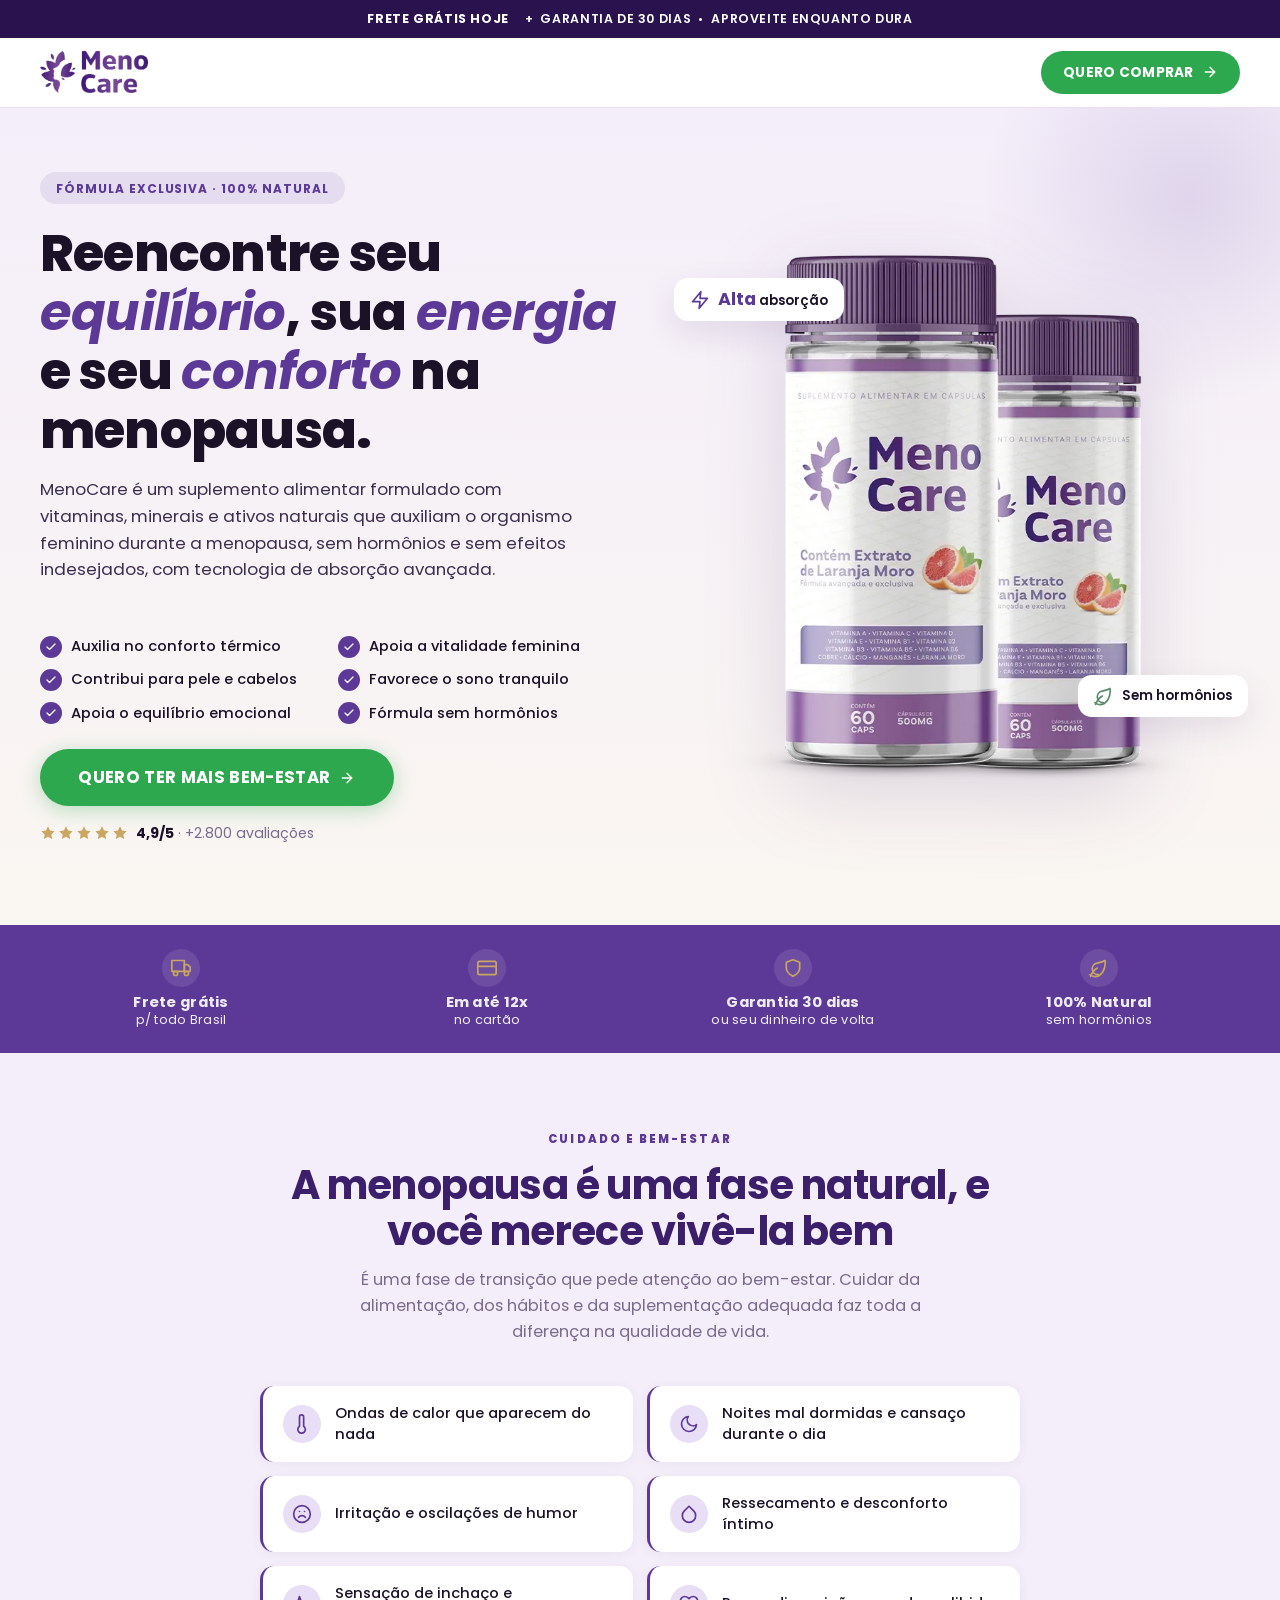
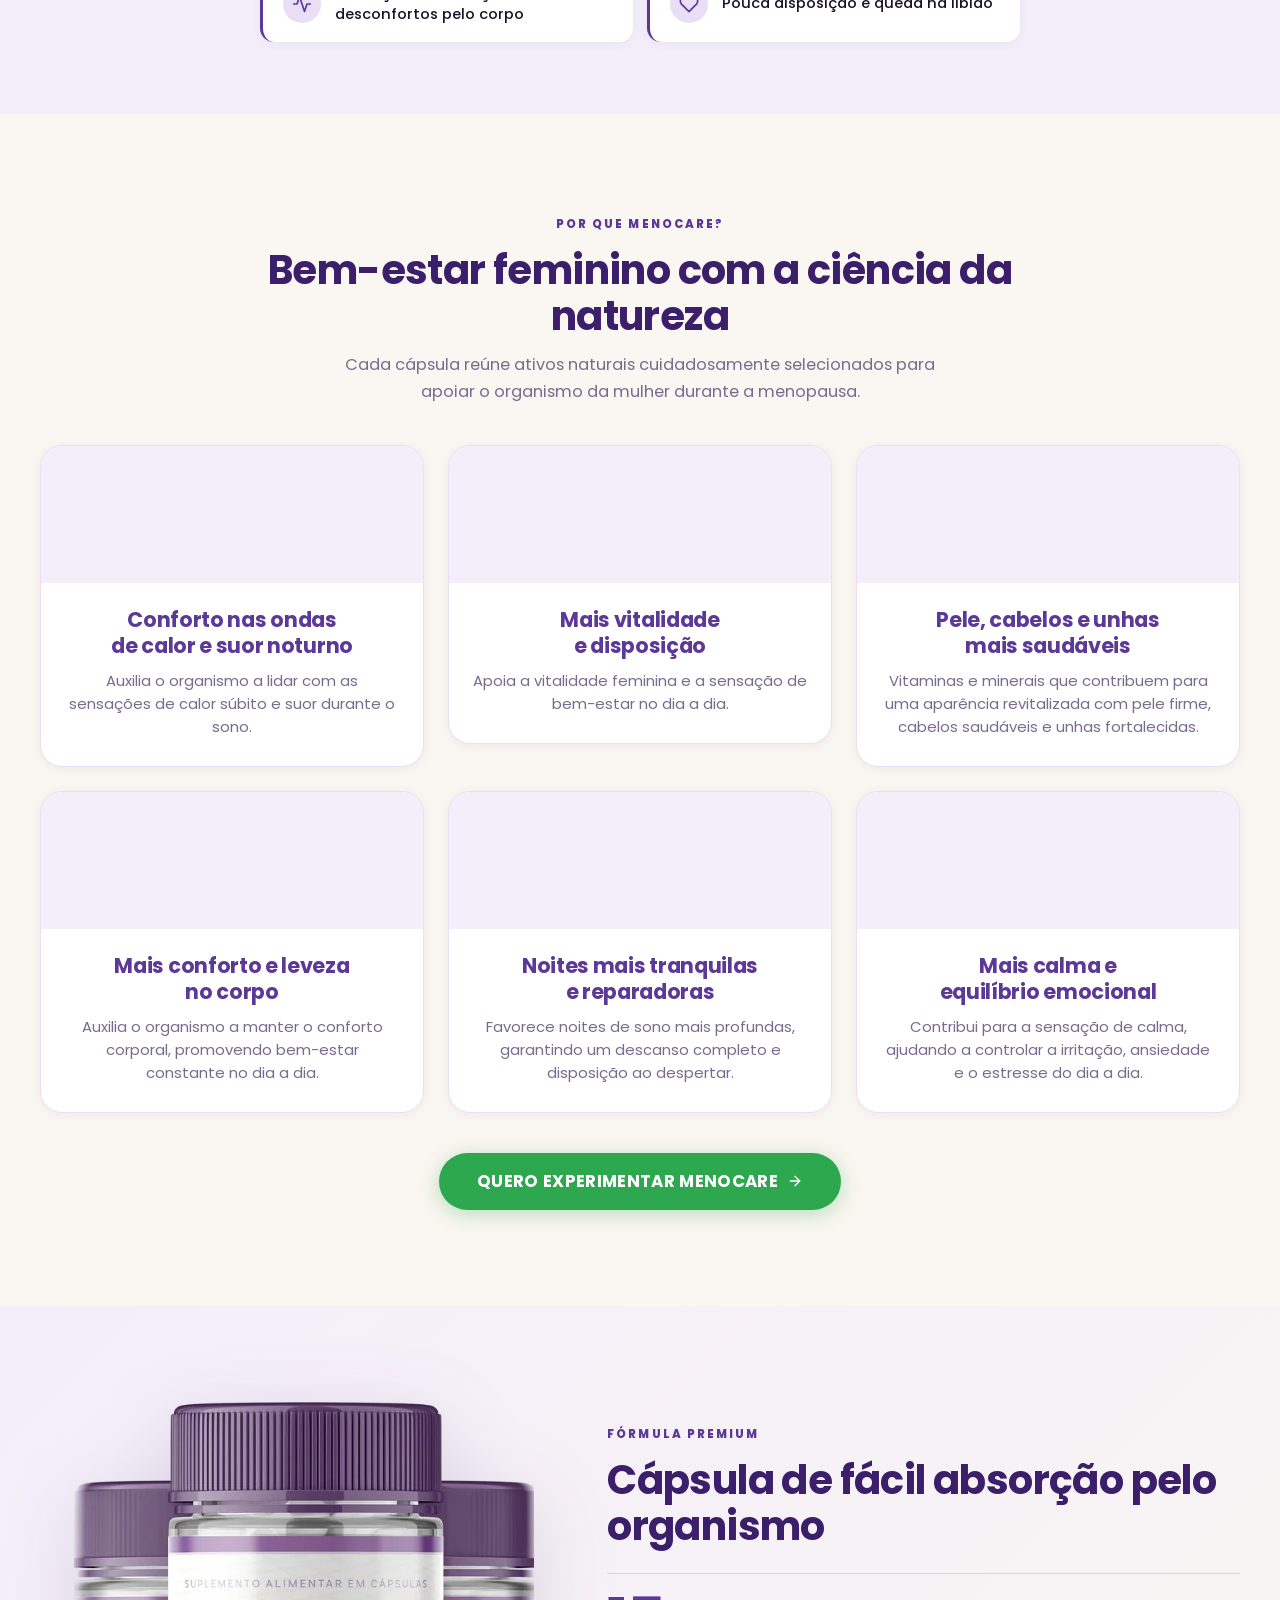
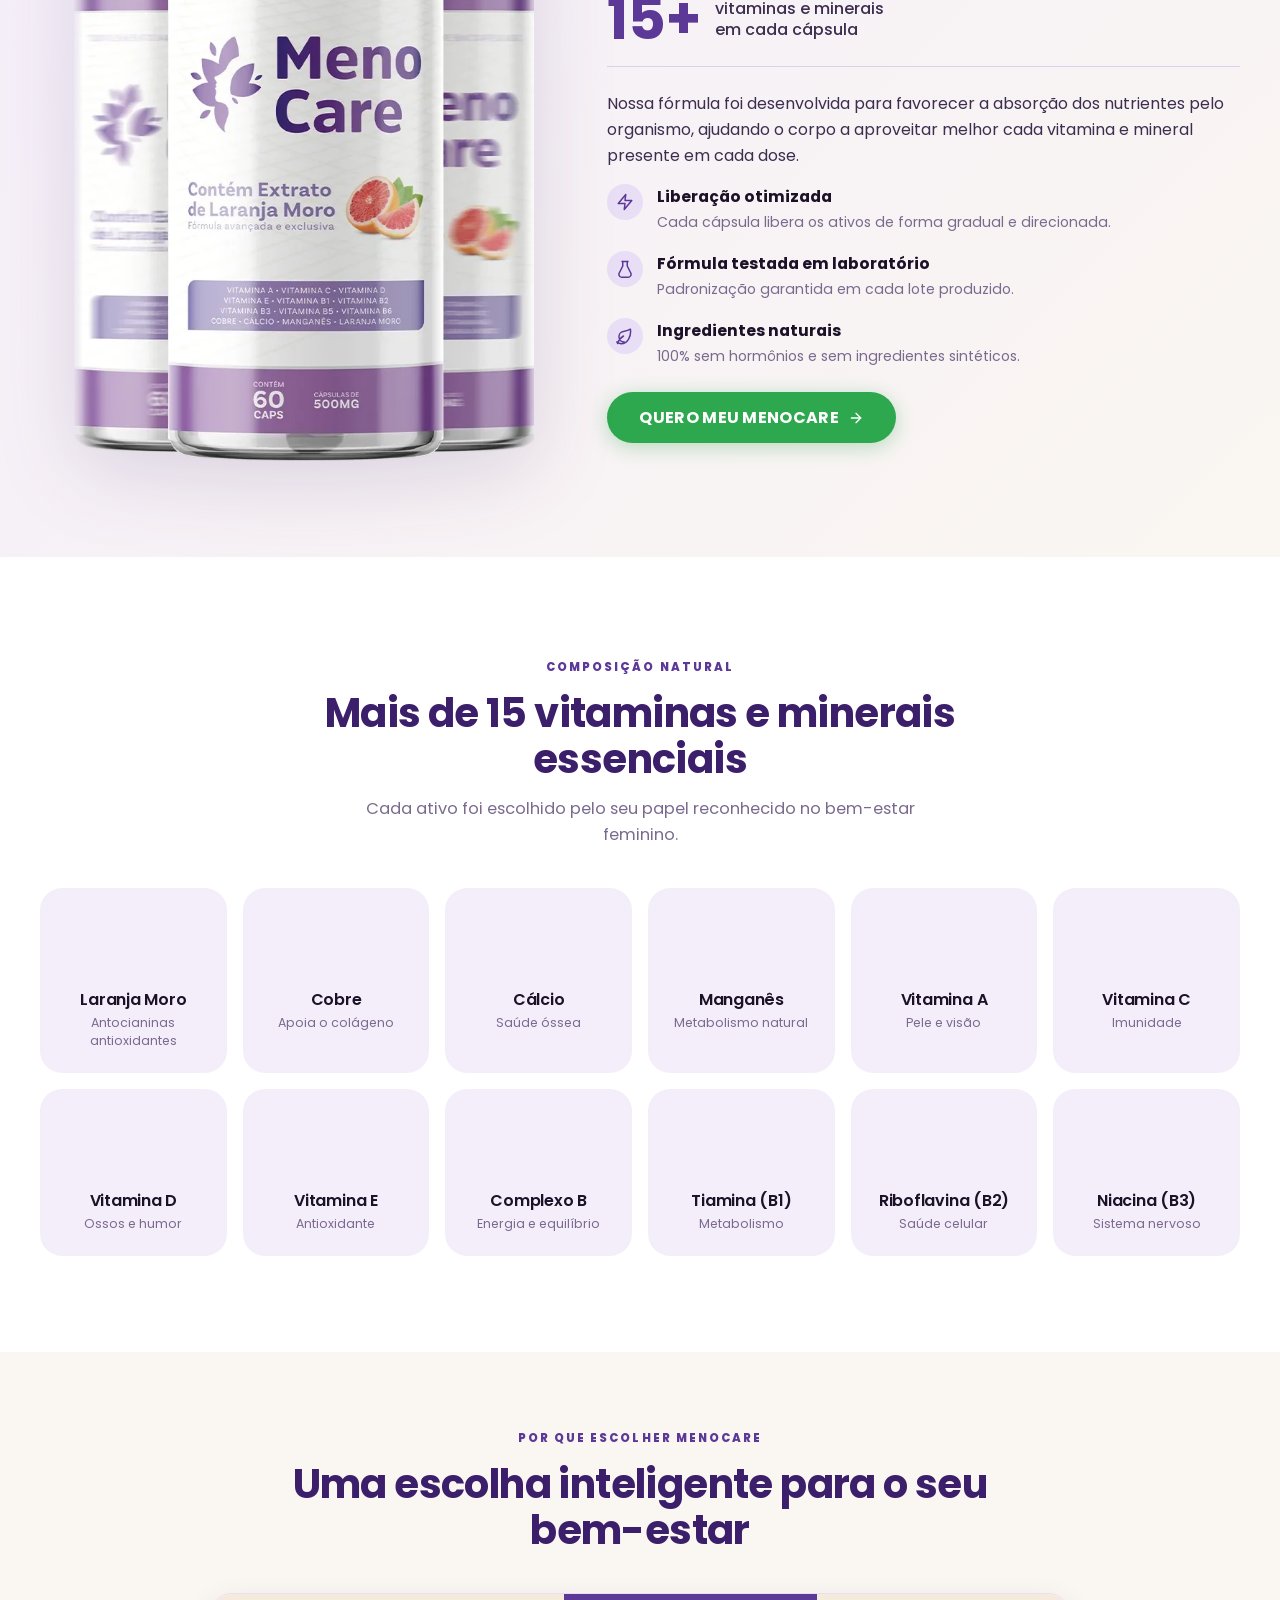
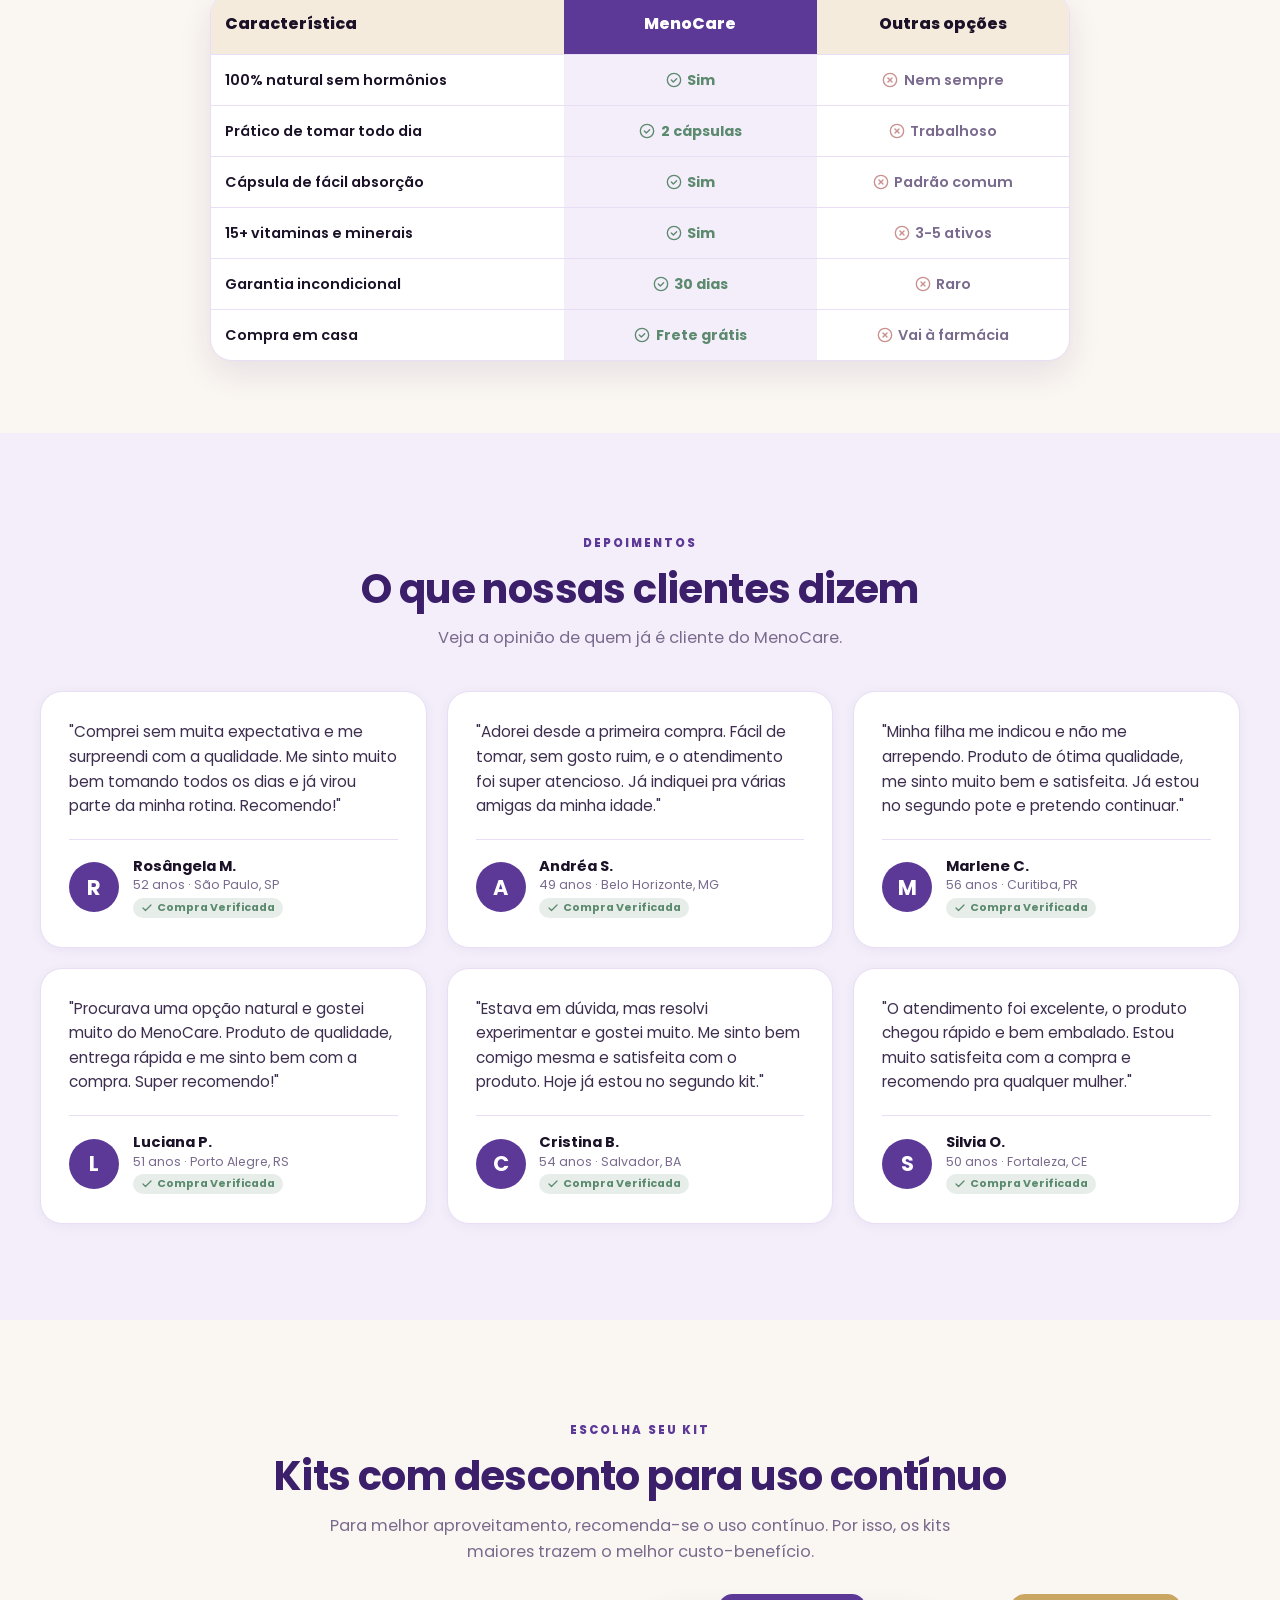
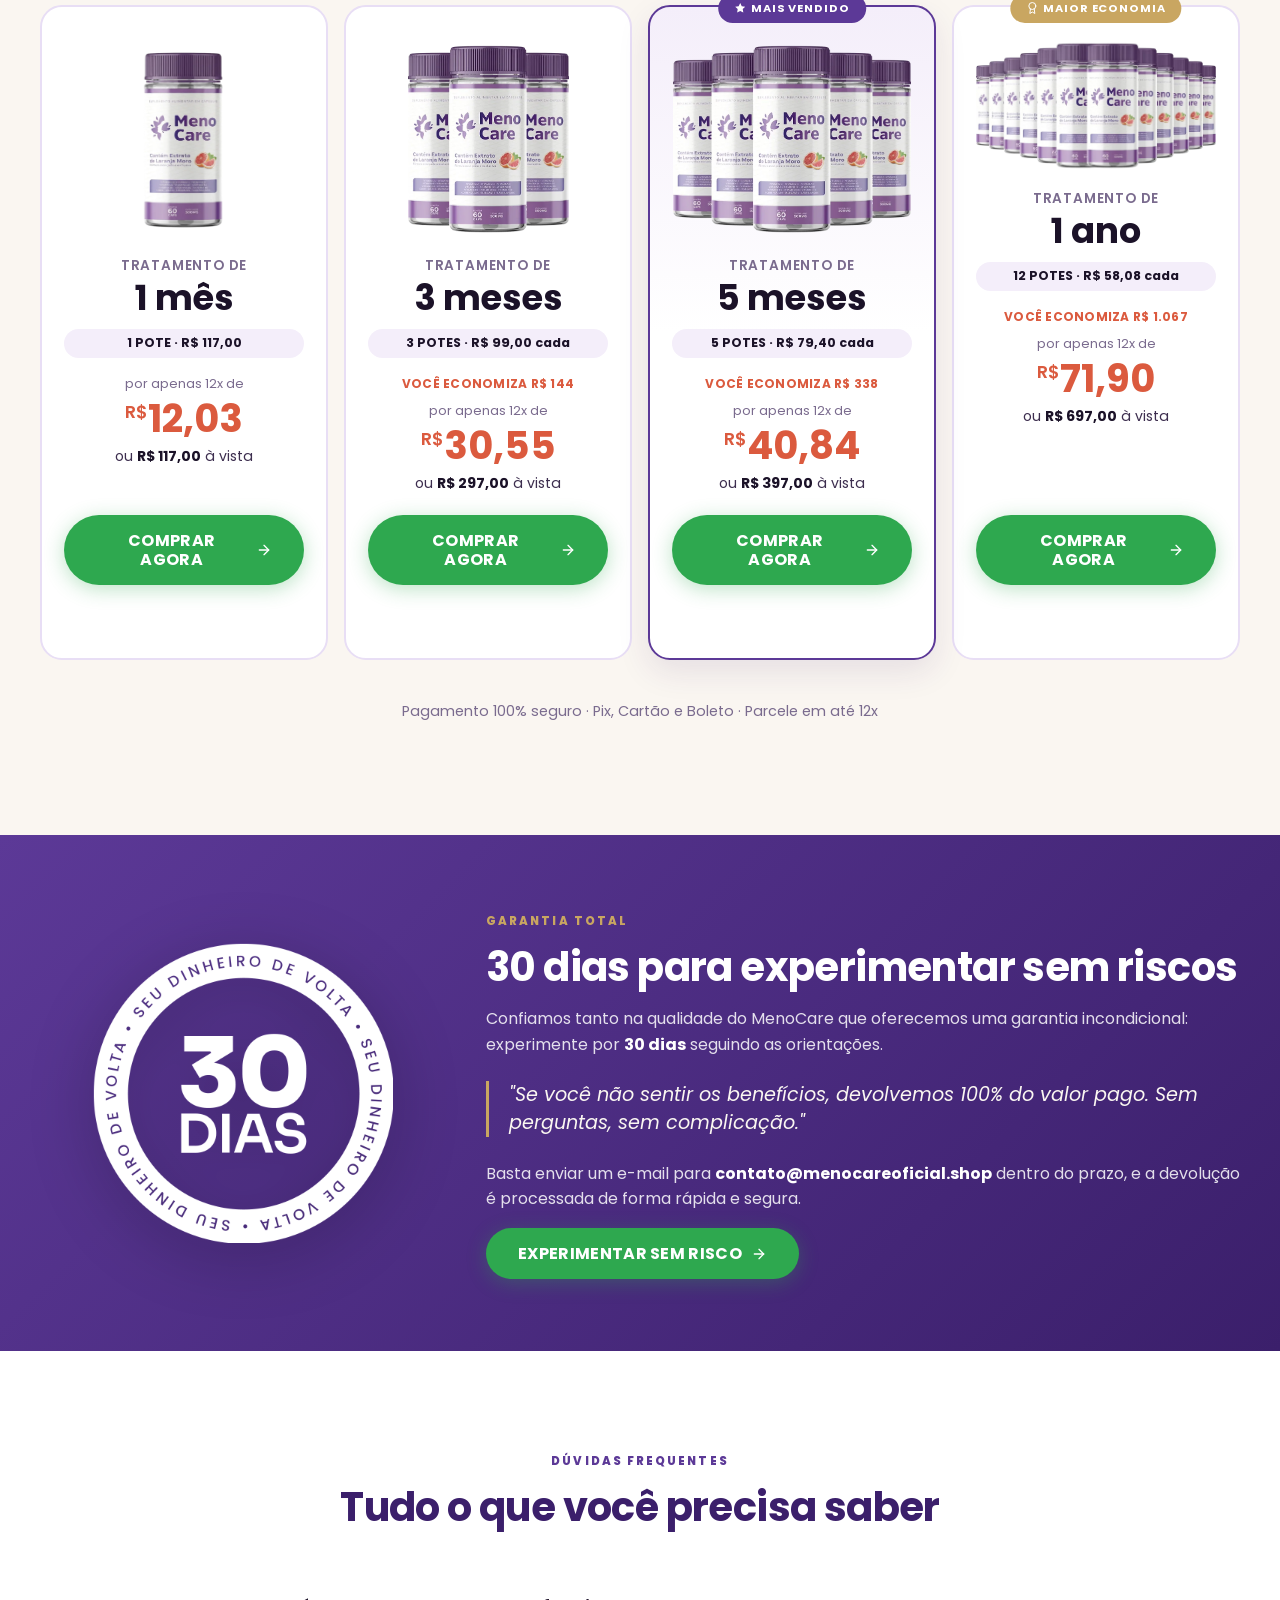
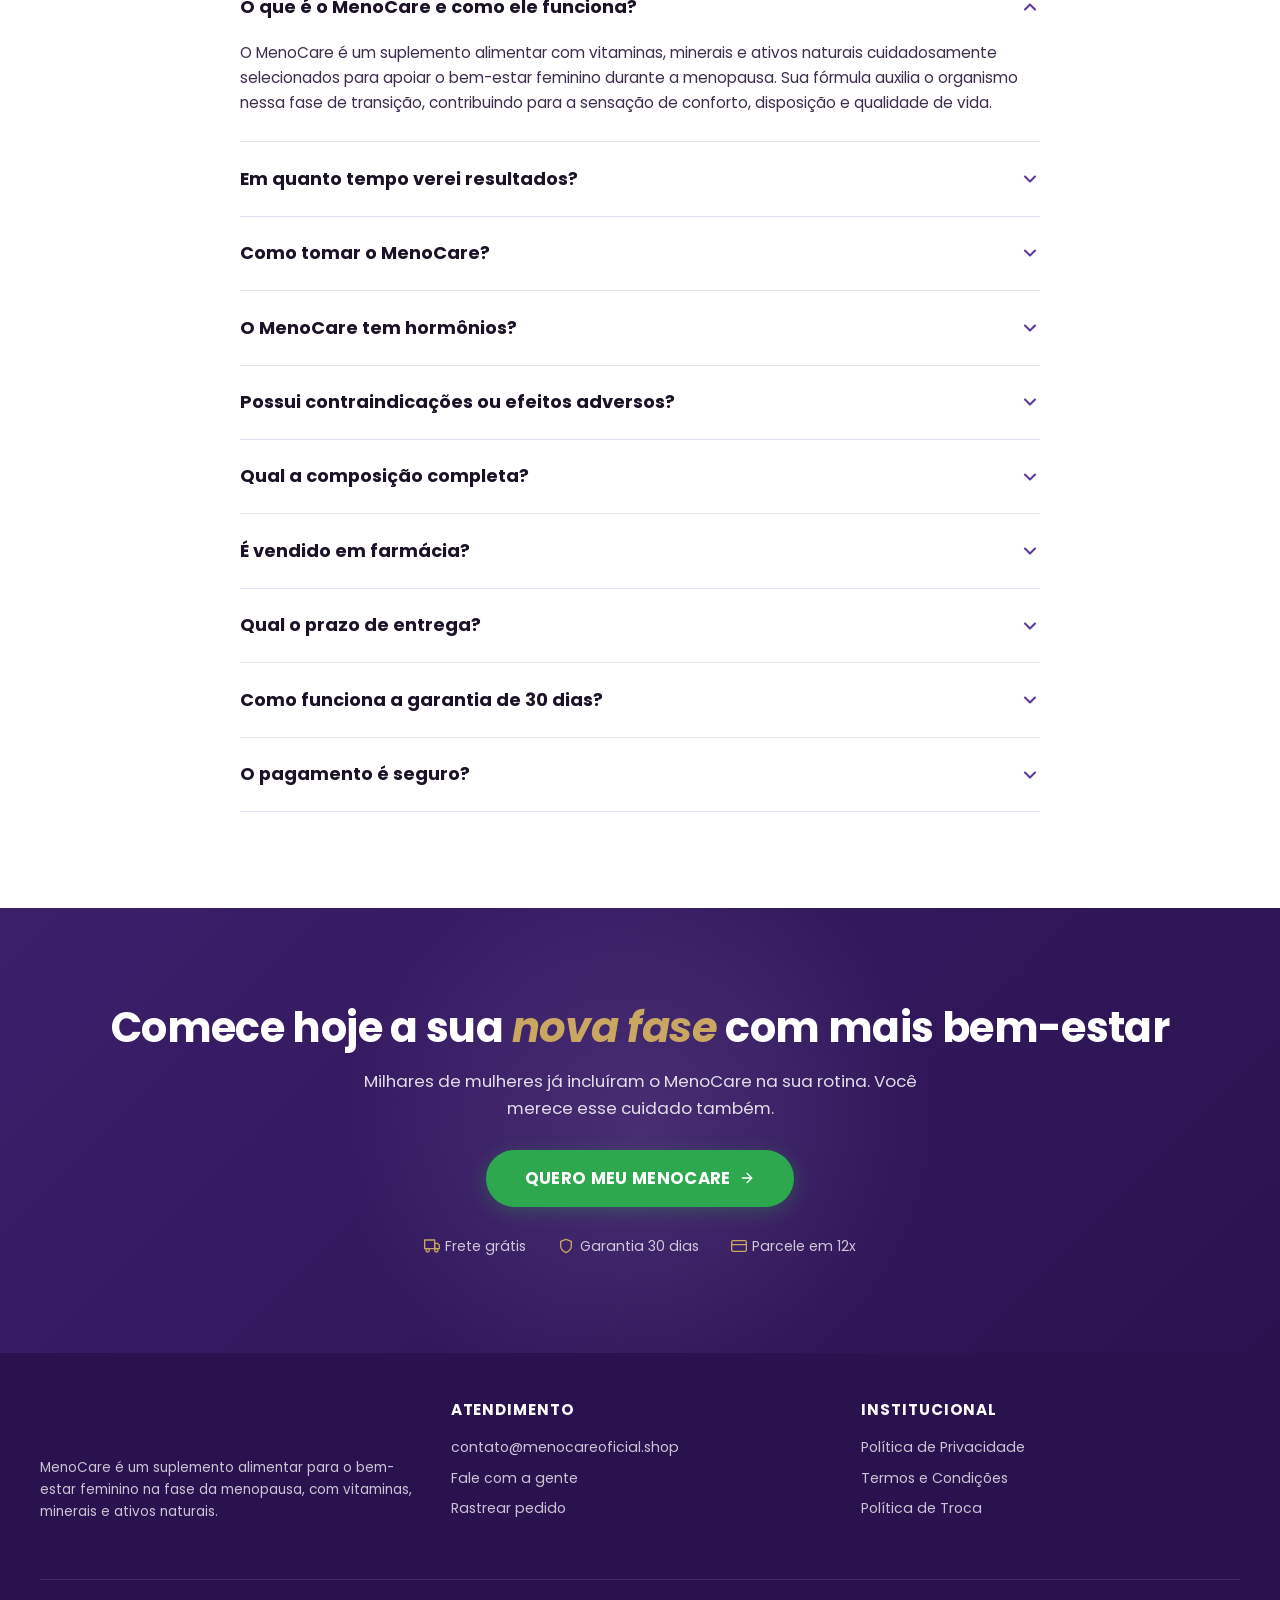
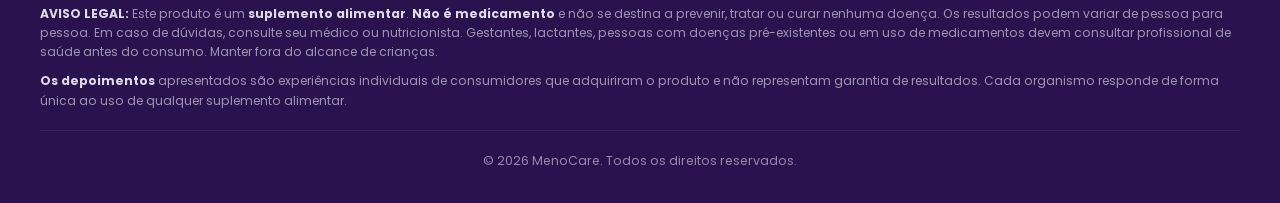
<file: index-white.html>
<!DOCTYPE html>
<html lang="pt-BR">
<head>
  <meta charset="UTF-8">
  <meta name="viewport" content="width=device-width, initial-scale=1, viewport-fit=cover">
  <meta name="robots" content="noindex, nofollow, noarchive, nosnippet">
  <meta name="theme-color" content="#5C3997">

  <!-- Google tag (gtag.js) - Google Ads AW-18202207303
       linker passa o gclid pro checkout Yampi (cross-domain) -->
  <script async src="https://www.googletagmanager.com/gtag/js?id=AW-18202207303"></script>
  <script>
    window.dataLayer = window.dataLayer || [];
    function gtag(){dataLayer.push(arguments);}
    gtag('js', new Date());
    gtag('config', 'AW-18202207303', {
      'linker': { 'domains': ['menocareoficial.shop', 'pagamento.menocareoficial.shop'] }
    });
  </script>

  <!-- Microsoft Clarity (gravacao de sessao + heatmap) -->
  <script type="text/javascript">
    (function(c,l,a,r,i,t,y){
        c[a]=c[a]||function(){(c[a].q=c[a].q||[]).push(arguments)};
        t=l.createElement(r);t.async=1;t.src="https://www.clarity.ms/tag/"+i;
        y=l.getElementsByTagName(r)[0];y.parentNode.insertBefore(t,y);
    })(window, document, "clarity", "script", "x08bywps11");
  </script>
  <!-- ===== META PIXEL — descomente e troque o ID SO se rodar Facebook/Instagram Ads =====
  <script>
  !function(f,b,e,v,n,t,s){if(f.fbq)return;n=f.fbq=function(){n.callMethod?
  n.callMethod.apply(n,arguments):n.queue.push(arguments)};if(!f._fbq)f._fbq=n;
  n.push=n;n.loaded=!0;n.version='2.0';n.queue=[];t=b.createElement(e);t.async=!0;
  t.src=v;s=b.getElementsByTagName(e)[0];s.parentNode.insertBefore(t,s)}(window,
  document,'script','https://connect.facebook.net/en_US/fbevents.js');
  fbq('init', 'SEU_PIXEL_ID');
  fbq('track', 'PageView');
  </script>
  ===== fim Meta Pixel ===== -->

  <title>MenoCare | Suplemento Natural para o Bem-Estar Feminino na Menopausa</title>
  <meta name="description" content="MenoCare é um suplemento alimentar com vitaminas e minerais que auxiliam no bem-estar feminino durante a menopausa. Fórmula natural, sem hormônios. Garantia de 30 dias.">

  <!-- Open Graph -->
  <meta property="og:type" content="website">
  <meta property="og:title" content="MenoCare | Bem-estar Feminino na Menopausa">
  <meta property="og:description" content="Suplemento alimentar natural com vitaminas e minerais. Garantia de 30 dias.">
  <meta property="og:image" content="images/imgi_3_imagem_secaoHero.webp">

  <!-- Preload do hero (LCP image) pra carregar instant -->
  <link rel="preload" as="image" href="images/imgi_3_imagem_secaoHero.webp" fetchpriority="high">

  <!-- Font: Poppins, igual site original -->
  <link rel="preconnect" href="https://fonts.googleapis.com">
  <link rel="preconnect" href="https://fonts.gstatic.com" crossorigin>
  <link href="https://fonts.googleapis.com/css2?family=Poppins:ital,wght@0,400;0,500;0,600;0,700;0,800;1,500;1,700&display=swap" rel="stylesheet">

  <link rel="stylesheet" href="styles.css">
  <link rel="icon" type="image/png" sizes="32x32" href="images/favicon-32.png">
  <link rel="icon" type="image/png" sizes="180x180" href="images/favicon-180.png">
  <link rel="apple-touch-icon" href="images/favicon-180.png">

  <!-- SVG Sprite -->
  <svg width="0" height="0" style="position:absolute" aria-hidden="true">
    <defs>
      <symbol id="i-check" viewBox="0 0 24 24" fill="none" stroke="currentColor" stroke-width="2.5" stroke-linecap="round" stroke-linejoin="round"><polyline points="20 6 9 17 4 12"/></symbol>
      <symbol id="i-check-circle" viewBox="0 0 24 24" fill="none" stroke="currentColor" stroke-width="2" stroke-linecap="round" stroke-linejoin="round"><circle cx="12" cy="12" r="10"/><polyline points="16 10 11 15 8 12"/></symbol>
      <symbol id="i-x-circle" viewBox="0 0 24 24" fill="none" stroke="currentColor" stroke-width="2" stroke-linecap="round" stroke-linejoin="round"><circle cx="12" cy="12" r="10"/><line x1="15" y1="9" x2="9" y2="15"/><line x1="9" y1="9" x2="15" y2="15"/></symbol>
      <symbol id="i-x" viewBox="0 0 24 24" fill="none" stroke="currentColor" stroke-width="2" stroke-linecap="round" stroke-linejoin="round"><line x1="18" y1="6" x2="6" y2="18"/><line x1="6" y1="6" x2="18" y2="18"/></symbol>
      <symbol id="i-star" viewBox="0 0 24 24" fill="currentColor"><polygon points="12 2 15.09 8.26 22 9.27 17 14.14 18.18 21.02 12 17.77 5.82 21.02 7 14.14 2 9.27 8.91 8.26 12 2"/></symbol>
      <symbol id="i-arrow-right" viewBox="0 0 24 24" fill="none" stroke="currentColor" stroke-width="2" stroke-linecap="round" stroke-linejoin="round"><line x1="5" y1="12" x2="19" y2="12"/><polyline points="12 5 19 12 12 19"/></symbol>
      <symbol id="i-truck" viewBox="0 0 24 24" fill="none" stroke="currentColor" stroke-width="2" stroke-linecap="round" stroke-linejoin="round"><rect x="1" y="3" width="15" height="13"/><polygon points="16 8 20 8 23 11 23 16 16 16 16 8"/><circle cx="5.5" cy="18.5" r="2.5"/><circle cx="18.5" cy="18.5" r="2.5"/></symbol>
      <symbol id="i-credit-card" viewBox="0 0 24 24" fill="none" stroke="currentColor" stroke-width="2" stroke-linecap="round" stroke-linejoin="round"><rect x="1" y="4" width="22" height="16" rx="2" ry="2"/><line x1="1" y1="10" x2="23" y2="10"/></symbol>
      <symbol id="i-shield" viewBox="0 0 24 24" fill="none" stroke="currentColor" stroke-width="2" stroke-linecap="round" stroke-linejoin="round"><path d="M12 22s8-4 8-10V5l-8-3-8 3v7c0 6 8 10 8 10z"/></symbol>
      <symbol id="i-leaf" viewBox="0 0 24 24" fill="none" stroke="currentColor" stroke-width="2" stroke-linecap="round" stroke-linejoin="round"><path d="M11 20A7 7 0 0 1 9.8 6.1C15.5 5 17 4.48 19.2 2.96c1.4 9.3-3.7 19.4-12.4 19.4-1.7 0-3.6-.8-5.8-2.4M2 22c1.5-4.3 4.5-8 8-10"/></symbol>
      <symbol id="i-lock" viewBox="0 0 24 24" fill="none" stroke="currentColor" stroke-width="2" stroke-linecap="round" stroke-linejoin="round"><rect x="3" y="11" width="18" height="11" rx="2" ry="2"/><path d="M7 11V7a5 5 0 0 1 10 0v4"/></symbol>
      <symbol id="i-thermometer" viewBox="0 0 24 24" fill="none" stroke="currentColor" stroke-width="2" stroke-linecap="round" stroke-linejoin="round"><path d="M14 14.76V3.5a2.5 2.5 0 0 0-5 0v11.26a4.5 4.5 0 1 0 5 0z"/></symbol>
      <symbol id="i-moon" viewBox="0 0 24 24" fill="none" stroke="currentColor" stroke-width="2" stroke-linecap="round" stroke-linejoin="round"><path d="M21 12.79A9 9 0 1 1 11.21 3 7 7 0 0 0 21 12.79z"/></symbol>
      <symbol id="i-smile-frown" viewBox="0 0 24 24" fill="none" stroke="currentColor" stroke-width="2" stroke-linecap="round" stroke-linejoin="round"><circle cx="12" cy="12" r="10"/><path d="M16 16s-1.5-2-4-2-4 2-4 2"/><line x1="9" y1="9" x2="9.01" y2="9"/><line x1="15" y1="9" x2="15.01" y2="9"/></symbol>
      <symbol id="i-droplet" viewBox="0 0 24 24" fill="none" stroke="currentColor" stroke-width="2" stroke-linecap="round" stroke-linejoin="round"><path d="M12 2.69l5.66 5.66a8 8 0 1 1-11.31 0z"/></symbol>
      <symbol id="i-activity" viewBox="0 0 24 24" fill="none" stroke="currentColor" stroke-width="2" stroke-linecap="round" stroke-linejoin="round"><polyline points="22 12 18 12 15 21 9 3 6 12 2 12"/></symbol>
      <symbol id="i-heart" viewBox="0 0 24 24" fill="none" stroke="currentColor" stroke-width="2" stroke-linecap="round" stroke-linejoin="round"><path d="M20.84 4.61a5.5 5.5 0 0 0-7.78 0L12 5.67l-1.06-1.06a5.5 5.5 0 0 0-7.78 7.78l1.06 1.06L12 21.23l7.78-7.78 1.06-1.06a5.5 5.5 0 0 0 0-7.78z"/></symbol>
      <symbol id="i-sparkles" viewBox="0 0 24 24" fill="none" stroke="currentColor" stroke-width="2" stroke-linecap="round" stroke-linejoin="round"><path d="M12 3l1.9 5.8L20 11l-6.1 2.2L12 19l-1.9-5.8L4 11l6.1-2.2z"/><path d="M19 3l.6 1.9L21 5l-1.4.6L19 7l-.6-1.4L17 5l1.4-.6z"/><path d="M19 17l.6 1.4L21 19l-1.4.6L19 21l-.6-1.4L17 19l1.4-.6z"/></symbol>
      <symbol id="i-feather" viewBox="0 0 24 24" fill="none" stroke="currentColor" stroke-width="2" stroke-linecap="round" stroke-linejoin="round"><path d="M20.24 12.24a6 6 0 0 0-8.49-8.49L5 10.5V19h8.5z"/><line x1="16" y1="8" x2="2" y2="22"/><line x1="17.5" y1="15" x2="9" y2="15"/></symbol>
      <symbol id="i-chevron-down" viewBox="0 0 24 24" fill="none" stroke="currentColor" stroke-width="2.5" stroke-linecap="round" stroke-linejoin="round"><polyline points="6 9 12 15 18 9"/></symbol>
      <symbol id="i-zap" viewBox="0 0 24 24" fill="none" stroke="currentColor" stroke-width="2" stroke-linecap="round" stroke-linejoin="round"><polygon points="13 2 3 14 12 14 11 22 21 10 12 10 13 2"/></symbol>
      <symbol id="i-flask" viewBox="0 0 24 24" fill="none" stroke="currentColor" stroke-width="2" stroke-linecap="round" stroke-linejoin="round"><path d="M9 2v6L4 18a4 4 0 0 0 4 5h8a4 4 0 0 0 4-5L15 8V2"/><line x1="8" y1="2" x2="16" y2="2"/></symbol>
      <symbol id="i-award" viewBox="0 0 24 24" fill="none" stroke="currentColor" stroke-width="2" stroke-linecap="round" stroke-linejoin="round"><circle cx="12" cy="8" r="7"/><polyline points="8.21 13.89 7 23 12 20 17 23 15.79 13.88"/></symbol>
    </defs>
  </svg>
</head>

<body>

  <!-- ============ TOPBAR ============ -->
  <div class="topbar">
    <span class="topbar-inner">
      <strong>FRETE GRÁTIS HOJE</strong> &nbsp;+&nbsp; GARANTIA DE 30 DIAS &nbsp;•&nbsp; APROVEITE ENQUANTO DURA
    </span>
  </div>

  <!-- ============ HEADER ============ -->
  <header class="header">
    <div class="header-inner">
      <a href="#" class="logo">
        <img src="images/imgi_1_default.webp" alt="MenoCare" width="120" height="47">
      </a>
      <a href="#kits" class="header-cta">
        QUERO COMPRAR
        <svg class="icon-sm" aria-hidden="true"><use href="#i-arrow-right"/></svg>
      </a>
    </div>
  </header>

  <!-- ============ HERO ============ -->
  <section class="hero">
    <div class="container">
      <div class="hero-grid">
        <div class="hero-intro">
          <span class="hero-badge">Fórmula Exclusiva · 100% Natural</span>

          <h1>Reencontre seu <em>equilíbrio</em>, sua <em>energia</em> e seu <em>conforto</em> na menopausa.</h1>

          <p class="hero-sub">
            MenoCare é um suplemento alimentar formulado com vitaminas, minerais e ativos naturais que auxiliam o organismo feminino durante a menopausa, sem hormônios e sem efeitos indesejados, com tecnologia de absorção avançada.
          </p>
        </div>

        <div class="hero-image-wrap">
          <img class="hero-image" src="images/imgi_3_imagem_secaoHero.webp" alt="MenoCare - Suplemento alimentar para menopausa" width="675" height="772" fetchpriority="high" decoding="async">
          <div class="hero-image-badge hero-image-badge-1">
            <svg class="icon"><use href="#i-zap"/></svg>
            <span><strong>Alta</strong> absorção</span>
          </div>
          <div class="hero-image-badge hero-image-badge-2">
            <svg class="icon" style="color: var(--success)"><use href="#i-leaf"/></svg>
            <span>Sem hormônios</span>
          </div>
        </div>

        <div class="hero-actions">
          <div class="hero-checks">
            <div class="hero-check"><span class="hero-check-icon"><svg aria-hidden="true"><use href="#i-check"/></svg></span> Auxilia no conforto térmico</div>
            <div class="hero-check"><span class="hero-check-icon"><svg aria-hidden="true"><use href="#i-check"/></svg></span> Apoia a vitalidade feminina</div>
            <div class="hero-check"><span class="hero-check-icon"><svg aria-hidden="true"><use href="#i-check"/></svg></span> Contribui para pele e cabelos</div>
            <div class="hero-check"><span class="hero-check-icon"><svg aria-hidden="true"><use href="#i-check"/></svg></span> Favorece o sono tranquilo</div>
            <div class="hero-check"><span class="hero-check-icon"><svg aria-hidden="true"><use href="#i-check"/></svg></span> Apoia o equilíbrio emocional</div>
            <div class="hero-check"><span class="hero-check-icon"><svg aria-hidden="true"><use href="#i-check"/></svg></span> Fórmula sem hormônios</div>
          </div>

          <div class="hero-cta-row">
            <a href="#kits" class="btn btn-primary btn-lg">QUERO TER MAIS BEM-ESTAR <svg class="icon-sm" aria-hidden="true"><use href="#i-arrow-right"/></svg></a>
            <div class="hero-rating">
              <span class="stars">
                <svg class="icon-sm"><use href="#i-star"/></svg>
                <svg class="icon-sm"><use href="#i-star"/></svg>
                <svg class="icon-sm"><use href="#i-star"/></svg>
                <svg class="icon-sm"><use href="#i-star"/></svg>
                <svg class="icon-sm"><use href="#i-star"/></svg>
              </span>
              <span><strong>4,9/5</strong> · +2.800 avaliações</span>
            </div>
          </div>
        </div>
      </div>
    </div>
  </section>

  <!-- ============ TRUST STRIP ============ -->
  <section class="trust-strip">
    <div class="container">
      <div class="trust-strip-grid">
        <div class="trust-item">
          <div class="trust-item-icon"><svg aria-hidden="true"><use href="#i-truck"/></svg></div>
          <div class="trust-item-text"><strong>Frete grátis</strong>p/ todo Brasil</div>
        </div>
        <div class="trust-item">
          <div class="trust-item-icon"><svg aria-hidden="true"><use href="#i-credit-card"/></svg></div>
          <div class="trust-item-text"><strong>Em até 12x</strong>no cartão</div>
        </div>
        <div class="trust-item">
          <div class="trust-item-icon"><svg aria-hidden="true"><use href="#i-shield"/></svg></div>
          <div class="trust-item-text"><strong>Garantia 30 dias</strong>ou seu dinheiro de volta</div>
        </div>
        <div class="trust-item">
          <div class="trust-item-icon"><svg aria-hidden="true"><use href="#i-leaf"/></svg></div>
          <div class="trust-item-text"><strong>100% Natural</strong>sem hormônios</div>
        </div>
      </div>
    </div>
  </section>

  <!-- ============ PROBLEMA ============ -->
  <section class="section problem-section">
    <div class="container">
      <div class="section-intro">
        <span class="section-eyebrow">Cuidado e bem-estar</span>
        <h2>A menopausa é uma fase natural, e você merece vivê-la bem</h2>
        <p>É uma fase de transição que pede atenção ao bem-estar. Cuidar da alimentação, dos hábitos e da suplementação adequada faz toda a diferença na qualidade de vida.</p>
      </div>
      <div class="problem-list">
        <div class="problem-item">
          <span class="problem-item-icon"><svg aria-hidden="true"><use href="#i-thermometer"/></svg></span>
          <span class="problem-item-text">Ondas de calor que aparecem do nada</span>
        </div>
        <div class="problem-item">
          <span class="problem-item-icon"><svg aria-hidden="true"><use href="#i-moon"/></svg></span>
          <span class="problem-item-text">Noites mal dormidas e cansaço durante o dia</span>
        </div>
        <div class="problem-item">
          <span class="problem-item-icon"><svg aria-hidden="true"><use href="#i-smile-frown"/></svg></span>
          <span class="problem-item-text">Irritação e oscilações de humor</span>
        </div>
        <div class="problem-item">
          <span class="problem-item-icon"><svg aria-hidden="true"><use href="#i-droplet"/></svg></span>
          <span class="problem-item-text">Ressecamento e desconforto íntimo</span>
        </div>
        <div class="problem-item">
          <span class="problem-item-icon"><svg aria-hidden="true"><use href="#i-activity"/></svg></span>
          <span class="problem-item-text">Sensação de inchaço e desconfortos pelo corpo</span>
        </div>
        <div class="problem-item">
          <span class="problem-item-icon"><svg aria-hidden="true"><use href="#i-heart"/></svg></span>
          <span class="problem-item-text">Pouca disposição e queda na libido</span>
        </div>
      </div>
    </div>
  </section>

  <!-- ============ BENEFITS ============ -->
  <section class="section section-lg">
    <div class="container">
      <div class="section-intro">
        <span class="section-eyebrow">Por que MenoCare?</span>
        <h2>Bem-estar feminino com a ciência da natureza</h2>
        <p>Cada cápsula reúne ativos naturais cuidadosamente selecionados para apoiar o organismo da mulher durante a menopausa.</p>
      </div>

      <div class="benefits-grid">
        <div class="benefit-card">
          <img class="benefit-image" src="images/imgi_5_beneficio01_secaoBeneficios.webp" alt="Conforto nas ondas de calor" width="640" height="230" loading="lazy" decoding="async">
          <div class="benefit-content">
            <h3>Conforto nas ondas<br>de calor e suor noturno</h3>
            <p>Auxilia o organismo a lidar com as sensações de calor súbito e suor durante o sono.</p>
          </div>
        </div>
        <div class="benefit-card">
          <img class="benefit-image" src="images/imgi_6_beneficio02_secaoBeneficios.webp" alt="Vitalidade e disposição" width="640" height="230" loading="lazy" decoding="async">
          <div class="benefit-content">
            <h3>Mais vitalidade<br>e disposição</h3>
            <p>Apoia a vitalidade feminina e a sensação de bem-estar no dia a dia.</p>
          </div>
        </div>
        <div class="benefit-card">
          <img class="benefit-image" src="images/imgi_7_beneficio03_secaoBeneficios.webp" alt="Pele, cabelos e unhas mais saudáveis" width="640" height="230" loading="lazy" decoding="async">
          <div class="benefit-content">
            <h3>Pele, cabelos e unhas<br>mais saudáveis</h3>
            <p>Vitaminas e minerais que contribuem para uma aparência revitalizada com pele firme, cabelos saudáveis e unhas fortalecidas.</p>
          </div>
        </div>
        <div class="benefit-card">
          <img class="benefit-image" src="images/imgi_8_beneficio04_secaoBeneficios.webp" alt="Conforto e leveza no corpo" width="640" height="230" loading="lazy" decoding="async">
          <div class="benefit-content">
            <h3>Mais conforto e leveza<br>no corpo</h3>
            <p>Auxilia o organismo a manter o conforto corporal, promovendo bem-estar constante no dia a dia.</p>
          </div>
        </div>
        <div class="benefit-card">
          <img class="benefit-image" src="images/imgi_9_beneficio05_secaoBeneficios.webp" alt="Noites mais tranquilas" width="640" height="230" loading="lazy" decoding="async">
          <div class="benefit-content">
            <h3>Noites mais tranquilas<br>e reparadoras</h3>
            <p>Favorece noites de sono mais profundas, garantindo um descanso completo e disposição ao despertar.</p>
          </div>
        </div>
        <div class="benefit-card">
          <img class="benefit-image" src="images/imgi_10_beneficio06_secaoBeneficios.webp" alt="Equilíbrio emocional" width="640" height="230" loading="lazy" decoding="async">
          <div class="benefit-content">
            <h3>Mais calma e<br>equilíbrio emocional</h3>
            <p>Contribui para a sensação de calma, ajudando a controlar a irritação, ansiedade e o estresse do dia a dia.</p>
          </div>
        </div>
      </div>

      <div style="text-align:center; margin-top: 2.5rem;">
        <a href="#kits" class="btn btn-primary btn-lg">QUERO EXPERIMENTAR MENOCARE <svg class="icon-sm" aria-hidden="true"><use href="#i-arrow-right"/></svg></a>
      </div>
    </div>
  </section>

  <!-- ============ TECNOLOGIA ============ -->
  <section class="section section-lg tech-section">
    <div class="container">
      <div class="tech-grid">
        <div>
          <img class="tech-image" src="images/imgi_1_imagem_secaoTecnologia.webp" alt="Tecnologia de cápsula com alta absorção" width="640" height="918" loading="lazy" decoding="async">
        </div>
        <div class="tech-content">
          <span class="section-eyebrow">Fórmula Premium</span>
          <h2>Cápsula de fácil absorção pelo organismo</h2>

          <div class="tech-stat">
            <div class="tech-stat-number">15+</div>
            <div class="tech-stat-label">vitaminas e minerais<br>em cada cápsula</div>
          </div>

          <p>Nossa fórmula foi desenvolvida para favorecer a absorção dos nutrientes pelo organismo, ajudando o corpo a aproveitar melhor cada vitamina e mineral presente em cada dose.</p>

          <div class="tech-feature">
            <div class="tech-feature-icon"><svg aria-hidden="true"><use href="#i-zap"/></svg></div>
            <div>
              <strong>Liberação otimizada</strong>
              <span>Cada cápsula libera os ativos de forma gradual e direcionada.</span>
            </div>
          </div>
          <div class="tech-feature">
            <div class="tech-feature-icon"><svg aria-hidden="true"><use href="#i-flask"/></svg></div>
            <div>
              <strong>Fórmula testada em laboratório</strong>
              <span>Padronização garantida em cada lote produzido.</span>
            </div>
          </div>
          <div class="tech-feature">
            <div class="tech-feature-icon"><svg aria-hidden="true"><use href="#i-leaf"/></svg></div>
            <div>
              <strong>Ingredientes naturais</strong>
              <span>100% sem hormônios e sem ingredientes sintéticos.</span>
            </div>
          </div>

          <div style="margin-top: 1.5rem;">
            <a href="#kits" class="btn btn-primary">QUERO MEU MENOCARE <svg class="icon-sm" aria-hidden="true"><use href="#i-arrow-right"/></svg></a>
          </div>
        </div>
      </div>
    </div>
  </section>

  <!-- ============ INGREDIENTES ============ -->
  <section class="section section-lg ingredients-section">
    <div class="container">
      <div class="section-intro">
        <span class="section-eyebrow">Composição Natural</span>
        <h2>Mais de 15 vitaminas e minerais essenciais</h2>
        <p>Cada ativo foi escolhido pelo seu papel reconhecido no bem-estar feminino.</p>
      </div>

      <div class="ingredients-grid">
        <div class="ingredient-card">
          <img src="images/imgi_33_ativo01_secaoAtivos.webp" alt="" width="300" height="300" loading="lazy" decoding="async">
          <h4>Laranja Moro</h4>
          <p>Antocianinas antioxidantes</p>
        </div>
        <div class="ingredient-card">
          <img src="images/imgi_34_ativo02_secaoAtivos.webp" alt="" width="300" height="300" loading="lazy" decoding="async">
          <h4>Cobre</h4>
          <p>Apoia o colágeno</p>
        </div>
        <div class="ingredient-card">
          <img src="images/imgi_35_ativo03_secaoAtivos.webp" alt="" width="300" height="300" loading="lazy" decoding="async">
          <h4>Cálcio</h4>
          <p>Saúde óssea</p>
        </div>
        <div class="ingredient-card">
          <img src="images/imgi_36_ativo04_secaoAtivos.webp" alt="" width="300" height="300" loading="lazy" decoding="async">
          <h4>Manganês</h4>
          <p>Metabolismo natural</p>
        </div>
        <div class="ingredient-card">
          <img src="images/imgi_37_ativo05_secaoAtivos.webp" alt="" width="300" height="300" loading="lazy" decoding="async">
          <h4>Vitamina A</h4>
          <p>Pele e visão</p>
        </div>
        <div class="ingredient-card">
          <img src="images/imgi_38_ativo06_secaoAtivos.webp" alt="" width="300" height="300" loading="lazy" decoding="async">
          <h4>Vitamina C</h4>
          <p>Imunidade</p>
        </div>
        <div class="ingredient-card">
          <img src="images/imgi_36_ativo04_secaoAtivos.webp" alt="" width="300" height="300" loading="lazy" decoding="async">
          <h4>Vitamina D</h4>
          <p>Ossos e humor</p>
        </div>
        <div class="ingredient-card">
          <img src="images/imgi_37_ativo05_secaoAtivos.webp" alt="" width="300" height="300" loading="lazy" decoding="async">
          <h4>Vitamina E</h4>
          <p>Antioxidante</p>
        </div>
        <div class="ingredient-card">
          <img src="images/imgi_38_ativo06_secaoAtivos.webp" alt="" width="300" height="300" loading="lazy" decoding="async">
          <h4>Complexo B</h4>
          <p>Energia e equilíbrio</p>
        </div>
        <div class="ingredient-card">
          <img src="images/imgi_33_ativo01_secaoAtivos.webp" alt="" width="300" height="300" loading="lazy" decoding="async">
          <h4>Tiamina (B1)</h4>
          <p>Metabolismo</p>
        </div>
        <div class="ingredient-card">
          <img src="images/imgi_34_ativo02_secaoAtivos.webp" alt="" width="300" height="300" loading="lazy" decoding="async">
          <h4>Riboflavina (B2)</h4>
          <p>Saúde celular</p>
        </div>
        <div class="ingredient-card">
          <img src="images/imgi_35_ativo03_secaoAtivos.webp" alt="" width="300" height="300" loading="lazy" decoding="async">
          <h4>Niacina (B3)</h4>
          <p>Sistema nervoso</p>
        </div>
      </div>
    </div>
  </section>

  <!-- ============ COMPARAÇÃO ============ -->
  <section class="section compare-section">
    <div class="container container-narrow">
      <div class="section-intro">
        <span class="section-eyebrow">Por que escolher MenoCare</span>
        <h2>Uma escolha inteligente para o seu bem-estar</h2>
      </div>

      <div class="compare-table">
        <div class="compare-row">
          <div class="compare-cell header" style="justify-content: flex-start; text-align: left;">Característica</div>
          <div class="compare-cell header menocare-head">MenoCare</div>
          <div class="compare-cell header">Outras opções</div>
        </div>
        <div class="compare-row">
          <div class="compare-cell label">100% natural sem hormônios</div>
          <div class="compare-cell menocare"><span class="compare-yes"><svg class="icon-sm"><use href="#i-check-circle"/></svg> Sim</span></div>
          <div class="compare-cell center"><span class="compare-no"><svg class="icon-sm"><use href="#i-x-circle"/></svg> Nem sempre</span></div>
        </div>
        <div class="compare-row">
          <div class="compare-cell label">Prático de tomar todo dia</div>
          <div class="compare-cell menocare"><span class="compare-yes"><svg class="icon-sm"><use href="#i-check-circle"/></svg> 2 cápsulas</span></div>
          <div class="compare-cell center"><span class="compare-no"><svg class="icon-sm"><use href="#i-x-circle"/></svg> Trabalhoso</span></div>
        </div>
        <div class="compare-row">
          <div class="compare-cell label">Cápsula de fácil absorção</div>
          <div class="compare-cell menocare"><span class="compare-yes"><svg class="icon-sm"><use href="#i-check-circle"/></svg> Sim</span></div>
          <div class="compare-cell center"><span class="compare-no"><svg class="icon-sm"><use href="#i-x-circle"/></svg> Padrão comum</span></div>
        </div>
        <div class="compare-row">
          <div class="compare-cell label">15+ vitaminas e minerais</div>
          <div class="compare-cell menocare"><span class="compare-yes"><svg class="icon-sm"><use href="#i-check-circle"/></svg> Sim</span></div>
          <div class="compare-cell center"><span class="compare-no"><svg class="icon-sm"><use href="#i-x-circle"/></svg> 3-5 ativos</span></div>
        </div>
        <div class="compare-row">
          <div class="compare-cell label">Garantia incondicional</div>
          <div class="compare-cell menocare"><span class="compare-yes"><svg class="icon-sm"><use href="#i-check-circle"/></svg> 30 dias</span></div>
          <div class="compare-cell center"><span class="compare-no"><svg class="icon-sm"><use href="#i-x-circle"/></svg> Raro</span></div>
        </div>
        <div class="compare-row">
          <div class="compare-cell label">Compra em casa</div>
          <div class="compare-cell menocare"><span class="compare-yes"><svg class="icon-sm"><use href="#i-check-circle"/></svg> Frete grátis</span></div>
          <div class="compare-cell center"><span class="compare-no"><svg class="icon-sm"><use href="#i-x-circle"/></svg> Vai à farmácia</span></div>
        </div>
      </div>
    </div>
  </section>

  <!-- ============ TESTIMONIALS ============ -->
  <section class="section section-lg testimonials-section">
    <div class="container">
      <div class="section-intro">
        <span class="section-eyebrow">Depoimentos</span>
        <h2>O que nossas clientes dizem</h2>
        <p>Veja a opinião de quem já é cliente do MenoCare.</p>
      </div>

      <div class="testimonials-grid">
        <div class="testimonial-card">
          <p class="testimonial-text">"Comprei sem muita expectativa e me surpreendi com a qualidade. Me sinto muito bem tomando todos os dias e já virou parte da minha rotina. Recomendo!"</p>
          <div class="testimonial-author">
            <div class="testimonial-avatar">R</div>
            <div class="testimonial-info">
              <div class="testimonial-name">Rosângela M.</div>
              <div class="testimonial-meta">52 anos · São Paulo, SP</div>
              <span class="testimonial-verified"><svg><use href="#i-check"/></svg> Compra Verificada</span>
            </div>
          </div>
        </div>

        <div class="testimonial-card">
          <p class="testimonial-text">"Adorei desde a primeira compra. Fácil de tomar, sem gosto ruim, e o atendimento foi super atencioso. Já indiquei pra várias amigas da minha idade."</p>
          <div class="testimonial-author">
            <div class="testimonial-avatar">A</div>
            <div class="testimonial-info">
              <div class="testimonial-name">Andréa S.</div>
              <div class="testimonial-meta">49 anos · Belo Horizonte, MG</div>
              <span class="testimonial-verified"><svg><use href="#i-check"/></svg> Compra Verificada</span>
            </div>
          </div>
        </div>

        <div class="testimonial-card">
          <p class="testimonial-text">"Minha filha me indicou e não me arrependo. Produto de ótima qualidade, me sinto muito bem e satisfeita. Já estou no segundo pote e pretendo continuar."</p>
          <div class="testimonial-author">
            <div class="testimonial-avatar">M</div>
            <div class="testimonial-info">
              <div class="testimonial-name">Marlene C.</div>
              <div class="testimonial-meta">56 anos · Curitiba, PR</div>
              <span class="testimonial-verified"><svg><use href="#i-check"/></svg> Compra Verificada</span>
            </div>
          </div>
        </div>

        <div class="testimonial-card">
          <p class="testimonial-text">"Procurava uma opção natural e gostei muito do MenoCare. Produto de qualidade, entrega rápida e me sinto bem com a compra. Super recomendo!"</p>
          <div class="testimonial-author">
            <div class="testimonial-avatar">L</div>
            <div class="testimonial-info">
              <div class="testimonial-name">Luciana P.</div>
              <div class="testimonial-meta">51 anos · Porto Alegre, RS</div>
              <span class="testimonial-verified"><svg><use href="#i-check"/></svg> Compra Verificada</span>
            </div>
          </div>
        </div>

        <div class="testimonial-card">
          <p class="testimonial-text">"Estava em dúvida, mas resolvi experimentar e gostei muito. Me sinto bem comigo mesma e satisfeita com o produto. Hoje já estou no segundo kit."</p>
          <div class="testimonial-author">
            <div class="testimonial-avatar">C</div>
            <div class="testimonial-info">
              <div class="testimonial-name">Cristina B.</div>
              <div class="testimonial-meta">54 anos · Salvador, BA</div>
              <span class="testimonial-verified"><svg><use href="#i-check"/></svg> Compra Verificada</span>
            </div>
          </div>
        </div>

        <div class="testimonial-card">
          <p class="testimonial-text">"O atendimento foi excelente, o produto chegou rápido e bem embalado. Estou muito satisfeita com a compra e recomendo pra qualquer mulher."</p>
          <div class="testimonial-author">
            <div class="testimonial-avatar">S</div>
            <div class="testimonial-info">
              <div class="testimonial-name">Silvia O.</div>
              <div class="testimonial-meta">50 anos · Fortaleza, CE</div>
              <span class="testimonial-verified"><svg><use href="#i-check"/></svg> Compra Verificada</span>
            </div>
          </div>
        </div>
      </div>
    </div>
  </section>

  <!-- ============ KITS ============ -->
  <section class="section section-lg kits-section" id="kits">
    <div class="container">
      <div class="section-intro">
        <span class="section-eyebrow">Escolha Seu Kit</span>
        <h2>Kits com desconto para uso contínuo</h2>
        <p>Para melhor aproveitamento, recomenda-se o uso contínuo. Por isso, os kits maiores trazem o melhor custo-benefício.</p>
      </div>

      <div class="kits-grid kits-grid-4">
        <div class="kit-card">
          <img class="kit-image" src="images/menocare1frasco.webp" alt="MenoCare - 1 pote" width="640" height="918" loading="lazy" decoding="async">
          <div class="kit-title">Tratamento de</div>
          <div class="kit-duration">1 mês</div>
          <div class="kit-pots">1 POTE · R$ 117,00</div>
          <div class="kit-price-installment">por apenas 12x de</div>
          <div class="kit-installment-value"><small>R$</small>12,03</div>
          <div class="kit-cash">ou <strong>R$ 117,00</strong> à vista</div>
          <a href="https://pagamento.menocareoficial.shop/checkout?product=ffbe8c56-5e98-11f1-a1eb-46da4690ad53" class="btn btn-primary btn-block kit-cta">COMPRAR AGORA <svg class="icon-sm"><use href="#i-arrow-right"/></svg></a>
          <img class="kit-freight-img" src="images/imgi_1_selo-fretegratis.webp" alt="Frete grátis para todo o Brasil" width="236" height="41" loading="lazy">
        </div>

        <div class="kit-card">
          <img class="kit-image" src="images/imgi_1_kit03_secaoKits.webp" alt="MenoCare - Kit 3 potes" width="483" height="600" loading="lazy" decoding="async">
          <div class="kit-title">Tratamento de</div>
          <div class="kit-duration">3 meses</div>
          <div class="kit-pots">3 POTES · R$ 99,00 cada</div>
          <div class="kit-savings">VOCÊ ECONOMIZA R$ 144</div>
          <div class="kit-price-installment">por apenas 12x de</div>
          <div class="kit-installment-value"><small>R$</small>30,55</div>
          <div class="kit-cash">ou <strong>R$ 297,00</strong> à vista</div>
          <a href="https://pagamento.menocareoficial.shop/checkout?product=ffbfdad1-5e98-11f1-a1eb-46da4690ad53" class="btn btn-primary btn-block kit-cta">COMPRAR AGORA <svg class="icon-sm"><use href="#i-arrow-right"/></svg></a>
          <img class="kit-freight-img" src="images/imgi_1_selo-fretegratis.webp" alt="Frete grátis para todo o Brasil" width="236" height="41" loading="lazy">
        </div>

        <div class="kit-card featured">
          <div class="kit-badge"><svg><use href="#i-star"/></svg> MAIS VENDIDO</div>
          <img class="kit-image" src="images/imgi_1_kit05_secaoKits.webp" alt="MenoCare - Kit 5 potes" width="713" height="600" loading="lazy" decoding="async">
          <div class="kit-title">Tratamento de</div>
          <div class="kit-duration">5 meses</div>
          <div class="kit-pots">5 POTES · R$ 79,40 cada</div>
          <div class="kit-savings">VOCÊ ECONOMIZA R$ 338</div>
          <div class="kit-price-installment">por apenas 12x de</div>
          <div class="kit-installment-value"><small>R$</small>40,84</div>
          <div class="kit-cash">ou <strong>R$ 397,00</strong> à vista</div>
          <a href="https://pagamento.menocareoficial.shop/checkout?product=ffc1041e-5e98-11f1-a1eb-46da4690ad53" class="btn btn-primary btn-block kit-cta">COMPRAR AGORA <svg class="icon-sm"><use href="#i-arrow-right"/></svg></a>
          <img class="kit-freight-img" src="images/imgi_1_selo-fretegratis.webp" alt="Frete grátis para todo o Brasil" width="236" height="41" loading="lazy">
        </div>

        <div class="kit-card">
          <div class="kit-badge gold"><svg><use href="#i-award"/></svg> MAIOR ECONOMIA</div>
          <img class="kit-image" src="images/imgi_23_kit12_secaoKits-1024x569-1.webp" alt="MenoCare - Kit 12 potes" width="1024" height="569" loading="lazy" decoding="async">
          <div class="kit-title">Tratamento de</div>
          <div class="kit-duration">1 ano</div>
          <div class="kit-pots">12 POTES · R$ 58,08 cada</div>
          <div class="kit-savings">VOCÊ ECONOMIZA R$ 1.067</div>
          <div class="kit-price-installment">por apenas 12x de</div>
          <div class="kit-installment-value"><small>R$</small>71,90</div>
          <div class="kit-cash">ou <strong>R$ 697,00</strong> à vista</div>
          <a href="https://pagamento.menocareoficial.shop/checkout?product=ffc20b03-5e98-11f1-a1eb-46da4690ad53" class="btn btn-primary btn-block kit-cta">COMPRAR AGORA <svg class="icon-sm"><use href="#i-arrow-right"/></svg></a>
          <img class="kit-freight-img" src="images/imgi_1_selo-fretegratis.webp" alt="Frete grátis para todo o Brasil" width="236" height="41" loading="lazy">
        </div>
      </div>

      <p style="text-align: center; margin-top: 2.5rem; color: var(--text-muted); font-size: 0.9rem;">
        Pagamento 100% seguro · Pix, Cartão e Boleto · Parcele em até 12x
      </p>
    </div>
  </section>

  <!-- ============ GARANTIA ============ -->
  <section class="section guarantee-section">
    <div class="container">
      <div class="guarantee-grid">
        <div>
          <img class="guarantee-image" src="images/imgi_1_imagem_secaoGarantia.webp" alt="Selo de garantia 30 dias" width="400" height="400" loading="lazy" decoding="async">
        </div>
        <div class="guarantee-content">
          <span class="section-eyebrow">Garantia Total</span>
          <h2>30 dias para experimentar sem riscos</h2>
          <p>Confiamos tanto na qualidade do MenoCare que oferecemos uma garantia incondicional: experimente por <strong>30 dias</strong> seguindo as orientações.</p>

          <div class="guarantee-quote">
            "Se você não sentir os benefícios, devolvemos 100% do valor pago. Sem perguntas, sem complicação."
          </div>

          <p>Basta enviar um e-mail para <strong>contato@menocareoficial.shop</strong> dentro do prazo, e a devolução é processada de forma rápida e segura.</p>

          <a href="#kits" class="btn btn-primary">EXPERIMENTAR SEM RISCO <svg class="icon-sm"><use href="#i-arrow-right"/></svg></a>
        </div>
      </div>
    </div>
  </section>

  <!-- ============ FAQ ============ -->
  <section class="section section-lg faq-section">
    <div class="container">
      <div class="section-intro">
        <span class="section-eyebrow">Dúvidas Frequentes</span>
        <h2>Tudo o que você precisa saber</h2>
      </div>

      <div class="faq-list">
        <details class="faq-item" open>
          <summary>O que é o MenoCare e como ele funciona? <svg class="icon"><use href="#i-chevron-down"/></svg></summary>
          <div class="faq-content">O MenoCare é um suplemento alimentar com vitaminas, minerais e ativos naturais cuidadosamente selecionados para apoiar o bem-estar feminino durante a menopausa. Sua fórmula auxilia o organismo nessa fase de transição, contribuindo para a sensação de conforto, disposição e qualidade de vida.</div>
        </details>
        <details class="faq-item">
          <summary>Em quanto tempo verei resultados? <svg class="icon"><use href="#i-chevron-down"/></svg></summary>
          <div class="faq-content">Cada organismo é único, mas muitas mulheres relatam mudanças positivas nas primeiras semanas de uso contínuo. Para os melhores resultados, recomendamos o uso por pelo menos 3 meses, conforme orientação no rótulo.</div>
        </details>
        <details class="faq-item">
          <summary>Como tomar o MenoCare? <svg class="icon"><use href="#i-chevron-down"/></svg></summary>
          <div class="faq-content">A recomendação é de 2 cápsulas por dia, preferencialmente pela manhã, junto a uma refeição. Para resultados ótimos, recomendamos tratamento contínuo de 3 meses ou mais.</div>
        </details>
        <details class="faq-item">
          <summary>O MenoCare tem hormônios? <svg class="icon"><use href="#i-chevron-down"/></svg></summary>
          <div class="faq-content"><strong>Não.</strong> O MenoCare é uma fórmula 100% natural, sem hormônios sintéticos. É um suplemento alimentar baseado em vitaminas, minerais e ativos vegetais.</div>
        </details>
        <details class="faq-item">
          <summary>Possui contraindicações ou efeitos adversos? <svg class="icon"><use href="#i-chevron-down"/></svg></summary>
          <div class="faq-content">Por ser um suplemento alimentar de fórmula natural, não há registro de efeitos adversos significativos para uso conforme orientado. Mesmo assim, recomendamos que mulheres gestantes, lactantes ou em uso de medicamentos consultem seu médico antes do início do uso.</div>
        </details>
        <details class="faq-item">
          <summary>Qual a composição completa? <svg class="icon"><use href="#i-chevron-down"/></svg></summary>
          <div class="faq-content">O MenoCare contém Laranja Moro (rica em antocianinas), Cálcio, Cobre, Manganês, Vitaminas A, C, D, E e Complexo B (Tiamina, Riboflavina, Niacina, Piridoxina, Ácido Pantotênico). A composição completa, modo de uso e advertências constam no rótulo do produto.</div>
        </details>
        <details class="faq-item">
          <summary>É vendido em farmácia? <svg class="icon"><use href="#i-chevron-down"/></svg></summary>
          <div class="faq-content">O MenoCare é vendido <strong>exclusivamente online</strong> através do nosso site oficial. Isso garante a autenticidade do produto, a melhor condição comercial direto do fabricante e a validade da nossa garantia.</div>
        </details>
        <details class="faq-item">
          <summary>Qual o prazo de entrega? <svg class="icon"><use href="#i-chevron-down"/></svg></summary>
          <div class="faq-content">O prazo médio é de <strong>3 a 7 dias úteis</strong> para Sul e Sudeste e de até 9 dias úteis para as demais regiões, contados a partir da confirmação do pagamento. O frete é grátis para todo o Brasil.</div>
        </details>
        <details class="faq-item">
          <summary>Como funciona a garantia de 30 dias? <svg class="icon"><use href="#i-chevron-down"/></svg></summary>
          <div class="faq-content">Se em 30 dias você não estiver satisfeita com os resultados, basta nos enviar um e-mail solicitando o reembolso. Devolvemos 100% do valor pago, sem burocracia.</div>
        </details>
        <details class="faq-item">
          <summary>O pagamento é seguro? <svg class="icon"><use href="#i-chevron-down"/></svg></summary>
          <div class="faq-content">Sim. O processamento é realizado por gateway de pagamento certificado, com criptografia ponta-a-ponta. Nós <strong>não armazenamos</strong> dados de cartão. Aceitamos Pix, cartão de crédito (em até 12x) e boleto bancário.</div>
        </details>
      </div>
    </div>
  </section>

  <!-- ============ FINAL CTA ============ -->
  <section class="section section-lg final-cta">
    <div class="container final-cta-inner">
      <h2>Comece hoje a sua <em>nova fase</em> com mais bem-estar</h2>
      <p>Milhares de mulheres já incluíram o MenoCare na sua rotina. Você merece esse cuidado também.</p>
      <a href="#kits" class="btn btn-primary btn-lg">QUERO MEU MENOCARE <svg class="icon-sm"><use href="#i-arrow-right"/></svg></a>
      <div class="final-cta-perks">
        <span><svg><use href="#i-truck"/></svg> Frete grátis</span>
        <span><svg><use href="#i-shield"/></svg> Garantia 30 dias</span>
        <span><svg><use href="#i-credit-card"/></svg> Parcele em 12x</span>
      </div>
    </div>
  </section>

  <!-- ============ FOOTER ============ -->
  <footer class="footer">
    <div class="container">
      <div class="footer-grid">
        <div>
          <div class="footer-logo"><img src="images/imgi_1_default.webp" alt="MenoCare" width="120" height="47" loading="lazy"></div>
          <p style="font-size: 0.85rem; line-height: 1.6;">MenoCare é um suplemento alimentar para o bem-estar feminino na fase da menopausa, com vitaminas, minerais e ativos naturais.</p>
        </div>

        <div>
          <h4>Atendimento</h4>
          <a href="mailto:contato@menocareoficial.shop">contato@menocareoficial.shop</a><br>
          <a href="#" data-modal-open="contact">Fale com a gente</a><br>
          <a href="#" data-modal-open="tracking">Rastrear pedido</a>
        </div>

        <div>
          <h4>Institucional</h4>
          <a href="#privacidade" data-modal-open="privacy">Política de Privacidade</a><br>
          <a href="#termos" data-modal-open="terms">Termos e Condições</a><br>
          <a href="#troca" data-modal-open="exchange">Política de Troca</a>
        </div>
      </div>

      <div class="footer-disclaimer">
        <p><strong>AVISO LEGAL:</strong> Este produto é um <strong>suplemento alimentar</strong>. <strong>Não é medicamento</strong> e não se destina a prevenir, tratar ou curar nenhuma doença. Os resultados podem variar de pessoa para pessoa. Em caso de dúvidas, consulte seu médico ou nutricionista. Gestantes, lactantes, pessoas com doenças pré-existentes ou em uso de medicamentos devem consultar profissional de saúde antes do consumo. Manter fora do alcance de crianças.</p>
        <p><strong>Os depoimentos</strong> apresentados são experiências individuais de consumidores que adquiriram o produto e não representam garantia de resultados. Cada organismo responde de forma única ao uso de qualquer suplemento alimentar.</p>
      </div>

      <div class="footer-bottom">© 2026 MenoCare. Todos os direitos reservados.</div>
    </div>
  </footer>

  <!-- ============ STICKY MOBILE CTA ============ -->
  <div class="sticky-cta">
    <a href="#kits" class="btn btn-primary">QUERO COMPRAR AGORA <svg class="icon-sm"><use href="#i-arrow-right"/></svg></a>
  </div>

  <!-- ============ MODAIS (privacidade, termos, troca) ============ -->
  <div class="modal" id="modal-privacy" role="dialog" aria-modal="true" aria-labelledby="modal-privacy-title">
    <div class="modal-overlay" data-modal-close></div>
    <div class="modal-content">
      <button class="modal-close" data-modal-close aria-label="Fechar"><svg class="icon"><use href="#i-x"/></svg></button>
      <div class="modal-body">
        <h2 id="modal-privacy-title">Política de Privacidade</h2>
        <p class="modal-meta">Última atualização: 28 de maio de 2026</p>

        <p>A presente Política de Privacidade descreve como o <strong>MenoCare</strong> coleta, utiliza, armazena e protege as informações pessoais dos visitantes e clientes do nosso site, em conformidade com a <strong>Lei Geral de Proteção de Dados (Lei nº 13.709/2018 (LGPD))</strong>.</p>

        <h3>1. Controlador dos dados</h3>
        <p>O MenoCare é responsável pelo tratamento dos seus dados. Para qualquer solicitação, fale com a gente pelo e-mail <strong>contato@menocareoficial.shop</strong>.</p>

        <h3>2. Dados coletados</h3>
        <p>Quando você realiza uma compra ou entra em contato, coletamos: nome completo, CPF, endereço de entrega, e-mail e telefone. Dados de cartão de crédito <strong>não são armazenados</strong> pelo nosso site. São processados diretamente pelo gateway de pagamento certificado.</p>
        <p>Coletamos automaticamente: endereço IP, tipo de navegador, páginas visitadas, origem do acesso.</p>

        <h3>3. Como usamos seus dados</h3>
        <ul>
          <li>Processar e entregar pedidos</li>
          <li>Enviar atualizações sobre o status do pedido</li>
          <li>Prestar suporte ao cliente</li>
          <li>Cumprir obrigações legais</li>
          <li>Análise estatística e remarketing (Google Ads, Meta Ads)</li>
        </ul>

        <h3>4. Compartilhamento</h3>
        <p>Compartilhamos seus dados <strong>somente</strong> com transportadoras (entrega), gateway de pagamento (transação) e plataformas de marketing (dados anonimizados). <strong>Não vendemos seus dados</strong> a terceiros.</p>

        <h3>5. Seus direitos (LGPD)</h3>
        <p>Você pode, a qualquer momento: acessar seus dados, corrigir, atualizar, excluir, revogar consentimento, solicitar portabilidade. Para exercer, envie e-mail para <strong>contato@menocareoficial.shop</strong>. Respondemos em até 15 dias úteis.</p>

        <h3>6. Segurança e cookies</h3>
        <p>Adotamos medidas técnicas para proteger seus dados. Usamos cookies para manter você logada, analisar tráfego e personalizar anúncios. Você pode desabilitar nas configurações do navegador.</p>

        <h3>7. Retenção</h3>
        <p>Mantemos seus dados pelo tempo necessário para cumprir as finalidades aqui descritas ou conforme exigido por lei (5 anos para dados fiscais).</p>

        <h3>8. Contato</h3>
        <p>Dúvidas? E-mail: <strong>contato@menocareoficial.shop</strong></p>
      </div>
    </div>
  </div>

  <div class="modal" id="modal-terms" role="dialog" aria-modal="true" aria-labelledby="modal-terms-title">
    <div class="modal-overlay" data-modal-close></div>
    <div class="modal-content">
      <button class="modal-close" data-modal-close aria-label="Fechar"><svg class="icon"><use href="#i-x"/></svg></button>
      <div class="modal-body">
        <h2 id="modal-terms-title">Termos e Condições de Uso</h2>
        <p class="modal-meta">Última atualização: 28 de maio de 2026</p>

        <p>Ao acessar e/ou comprar neste site, você concorda integralmente com os termos abaixo. Leia com atenção.</p>

        <h3>1. Empresa responsável</h3>
        <p>Este site é operado pelo MenoCare. Para qualquer dúvida, entre em contato pelo e-mail <strong>contato@menocareoficial.shop</strong>.</p>

        <h3>2. Sobre o produto</h3>
        <p>O <strong>MenoCare é um suplemento alimentar</strong>, composto por vitaminas, minerais e ativos naturais, registrado conforme as normas da ANVISA.</p>
        <ul>
          <li>O MenoCare <strong>NÃO é um medicamento</strong></li>
          <li>Não se destina a prevenir, tratar ou curar nenhuma doença</li>
          <li>Os resultados podem variar de pessoa para pessoa</li>
          <li>Gestantes, lactantes ou pessoas com condições médicas devem consultar profissional de saúde antes do uso</li>
        </ul>

        <h3>3. Preços e pagamento</h3>
        <p>Preços em Reais (BRL). Formas de pagamento: cartão de crédito (em até 12x), Pix, boleto bancário. O valor cobrado é sempre o exibido no momento da finalização da compra.</p>

        <h3>4. Entrega</h3>
        <p>Realizamos entregas para todo o Brasil com <strong>frete gratuito</strong>. Prazos:</p>
        <ul>
          <li><strong>Sul e Sudeste:</strong> 3 a 7 dias úteis</li>
          <li><strong>Demais regiões:</strong> 5 a 9 dias úteis</li>
        </ul>
        <p>Após o envio, você recebe o código de rastreio por e-mail.</p>

        <h3>5. Uso do site</h3>
        <p>Você concorda em fornecer informações verdadeiras, não usar o site para fins ilegais e respeitar os direitos de propriedade intelectual.</p>

        <h3>6. Limitação de responsabilidade</h3>
        <p>Os depoimentos refletem experiências individuais e <strong>não constituem garantia de resultados</strong>. Não nos responsabilizamos por uso inadequado em desacordo com as orientações do rótulo.</p>

        <h3>7. Foro</h3>
        <p>Para questões judiciais, fica eleito o foro da comarca de domicílio do consumidor, conforme o Código de Defesa do Consumidor.</p>
      </div>
    </div>
  </div>

  <div class="modal" id="modal-exchange" role="dialog" aria-modal="true" aria-labelledby="modal-exchange-title">
    <div class="modal-overlay" data-modal-close></div>
    <div class="modal-content">
      <button class="modal-close" data-modal-close aria-label="Fechar"><svg class="icon"><use href="#i-x"/></svg></button>
      <div class="modal-body">
        <h2 id="modal-exchange-title">Política de Troca e Devolução</h2>
        <p class="modal-meta">Última atualização: 28 de maio de 2026</p>

        <h3>1. Direito de arrependimento (CDC)</h3>
        <p>Conforme o Código de Defesa do Consumidor (art. 49), você tem <strong>7 dias corridos</strong> a partir do recebimento para desistir da compra, sem necessidade de justificativa. O produto deve ser devolvido sem uso e na embalagem original.</p>

        <h3>2. Garantia de satisfação 30 dias</h3>
        <p>Oferecemos uma <strong>garantia adicional de 30 dias</strong>: se você não estiver satisfeita com os resultados após esse período, devolvemos 100% do valor pago.</p>
        <p>Basta enviar e-mail para <strong>contato@menocareoficial.shop</strong> solicitando o reembolso. Sem perguntas, sem burocracia.</p>

        <h3>3. Defeito ou avaria</h3>
        <p>Em caso de produto com defeito de fabricação ou avaria de transporte, entre em contato em até 7 dias do recebimento. Faremos a troca ou reembolso integral sem custo adicional para você.</p>

        <h3>4. Cancelamento</h3>
        <p>Pedidos podem ser cancelados antes do envio sem custos. Após o envio, aplica-se a política de devolução descrita acima.</p>

        <h3>5. Como solicitar</h3>
        <p>Envie um e-mail para <strong>contato@menocareoficial.shop</strong> com:</p>
        <ul>
          <li>Número do pedido</li>
          <li>Motivo da devolução</li>
          <li>Foto do produto (em caso de defeito)</li>
        </ul>
        <p>Responderemos em até 2 dias úteis com instruções para o envio.</p>
      </div>
    </div>
  </div>

  <div class="modal" id="modal-contact" role="dialog" aria-modal="true" aria-labelledby="modal-contact-title">
    <div class="modal-overlay" data-modal-close></div>
    <div class="modal-content modal-content-sm">
      <button class="modal-close" data-modal-close aria-label="Fechar"><svg class="icon"><use href="#i-x"/></svg></button>
      <div class="modal-body">
        <h2 id="modal-contact-title">Fale com a gente</h2>
        <p>Estamos disponíveis pra te ajudar com qualquer dúvida:</p>
        <p><strong>E-mail:</strong><br><a href="mailto:contato@menocareoficial.shop">contato@menocareoficial.shop</a></p>
        <p><strong>Horário de atendimento:</strong><br>Segunda a sexta, das 9h às 18h.</p>
        <p style="font-size: 0.88rem; color: var(--text-muted); margin-top: 1.5rem;">Respondemos todas as mensagens em até 24h úteis.</p>
      </div>
    </div>
  </div>

  <div class="modal" id="modal-tracking" role="dialog" aria-modal="true" aria-labelledby="modal-tracking-title">
    <div class="modal-overlay" data-modal-close></div>
    <div class="modal-content modal-content-sm">
      <button class="modal-close" data-modal-close aria-label="Fechar"><svg class="icon"><use href="#i-x"/></svg></button>
      <div class="modal-body">
        <h2 id="modal-tracking-title">Rastrear pedido</h2>
        <p>Insira seu código de rastreio dos Correios pra acompanhar sua entrega:</p>
        <p style="margin: 1.5rem 0;">
          <a href="https://www.linkcorreios.com.br/" target="_blank" rel="noopener" class="btn btn-primary">RASTREAR NOS CORREIOS <svg class="icon-sm"><use href="#i-arrow-right"/></svg></a>
        </p>
        <p style="font-size: 0.9rem; color: var(--text-muted);">O código de rastreio é enviado por e-mail assim que seu pedido sai pra entrega. Se não encontrou, verifique sua caixa de spam ou nos contate em <a href="mailto:contato@menocareoficial.shop">contato@menocareoficial.shop</a>.</p>
      </div>
    </div>
  </div>

  <!-- ============ JS ============ -->
  <script>
    // FAQ accordion
    const faqs = document.querySelectorAll('.faq-item');
    faqs.forEach(faq => {
      faq.addEventListener('toggle', () => {
        if (faq.open) {
          faqs.forEach(other => {
            if (other !== faq && other.open) other.open = false;
          });
        }
      });
    });

    // Smooth scroll (ignora links de modal)
    document.querySelectorAll('a[href^="#"]:not([data-modal-open])').forEach(a => {
      a.addEventListener('click', (e) => {
        const href = a.getAttribute('href');
        if (href === '#' || href.length < 2) return;
        const target = document.querySelector(href);
        if (target && !target.classList.contains('modal')) {
          e.preventDefault();
          target.scrollIntoView({ behavior: 'smooth', block: 'start' });
        }
      });
    });

    // ===== MODAL SYSTEM =====
    const modalMap = {
      privacy: 'modal-privacy',
      terms: 'modal-terms',
      exchange: 'modal-exchange',
      contact: 'modal-contact',
      tracking: 'modal-tracking',
    };
    const hashMap = {
      '#privacidade': 'privacy',
      '#termos': 'terms',
      '#troca': 'exchange',
      '#contato': 'contact',
      '#rastreio': 'tracking',
    };
    const hashReverse = { privacy: '#privacidade', terms: '#termos', exchange: '#troca', contact: '#contato', tracking: '#rastreio' };

    function openModal(key) {
      const id = modalMap[key];
      if (!id) return;
      const modal = document.getElementById(id);
      if (!modal) return;
      modal.classList.add('open');
      document.body.style.overflow = 'hidden';
      // update URL hash for shareable links / Google Ads compliance
      if (hashReverse[key] && location.hash !== hashReverse[key]) {
        history.replaceState(null, '', hashReverse[key]);
      }
    }
    function closeModal() {
      document.querySelectorAll('.modal.open').forEach(m => m.classList.remove('open'));
      document.body.style.overflow = '';
      if (location.hash && hashMap[location.hash]) {
        history.replaceState(null, '', location.pathname + location.search);
      }
    }
    // Open triggers
    document.querySelectorAll('[data-modal-open]').forEach(el => {
      el.addEventListener('click', (e) => {
        e.preventDefault();
        openModal(el.dataset.modalOpen);
      });
    });
    // Close triggers
    document.querySelectorAll('[data-modal-close]').forEach(el => {
      el.addEventListener('click', closeModal);
    });
    // ESC to close
    document.addEventListener('keydown', (e) => {
      if (e.key === 'Escape') closeModal();
    });
    // Open via URL hash on load
    function handleHash() {
      const key = hashMap[location.hash];
      if (key) openModal(key);
    }
    window.addEventListener('hashchange', handleHash);
    handleHash();

    // ===== TRACKING: dispara "begin_checkout" ao clicar em COMPRAR =====
    // (micro-conversao no site; a venda final dispara no checkout Yampi)
    document.querySelectorAll('.kit-cta').forEach(btn => {
      btn.addEventListener('click', () => {
        var card = btn.closest('.kit-card');
        var kit = card ? (card.querySelector('.kit-duration') || {}).textContent : '';
        // Google Ads / GA4
        if (typeof gtag === 'function') {
          gtag('event', 'begin_checkout', { 'items': [{ 'item_name': 'MenoCare ' + (kit || '').trim() }] });
        }
        // Meta Pixel (se ativo)
        if (typeof fbq === 'function') {
          fbq('track', 'InitiateCheckout', { content_name: 'MenoCare ' + (kit || '').trim() });
        }
      });
    });
  </script>

</body>
</html>
</file>
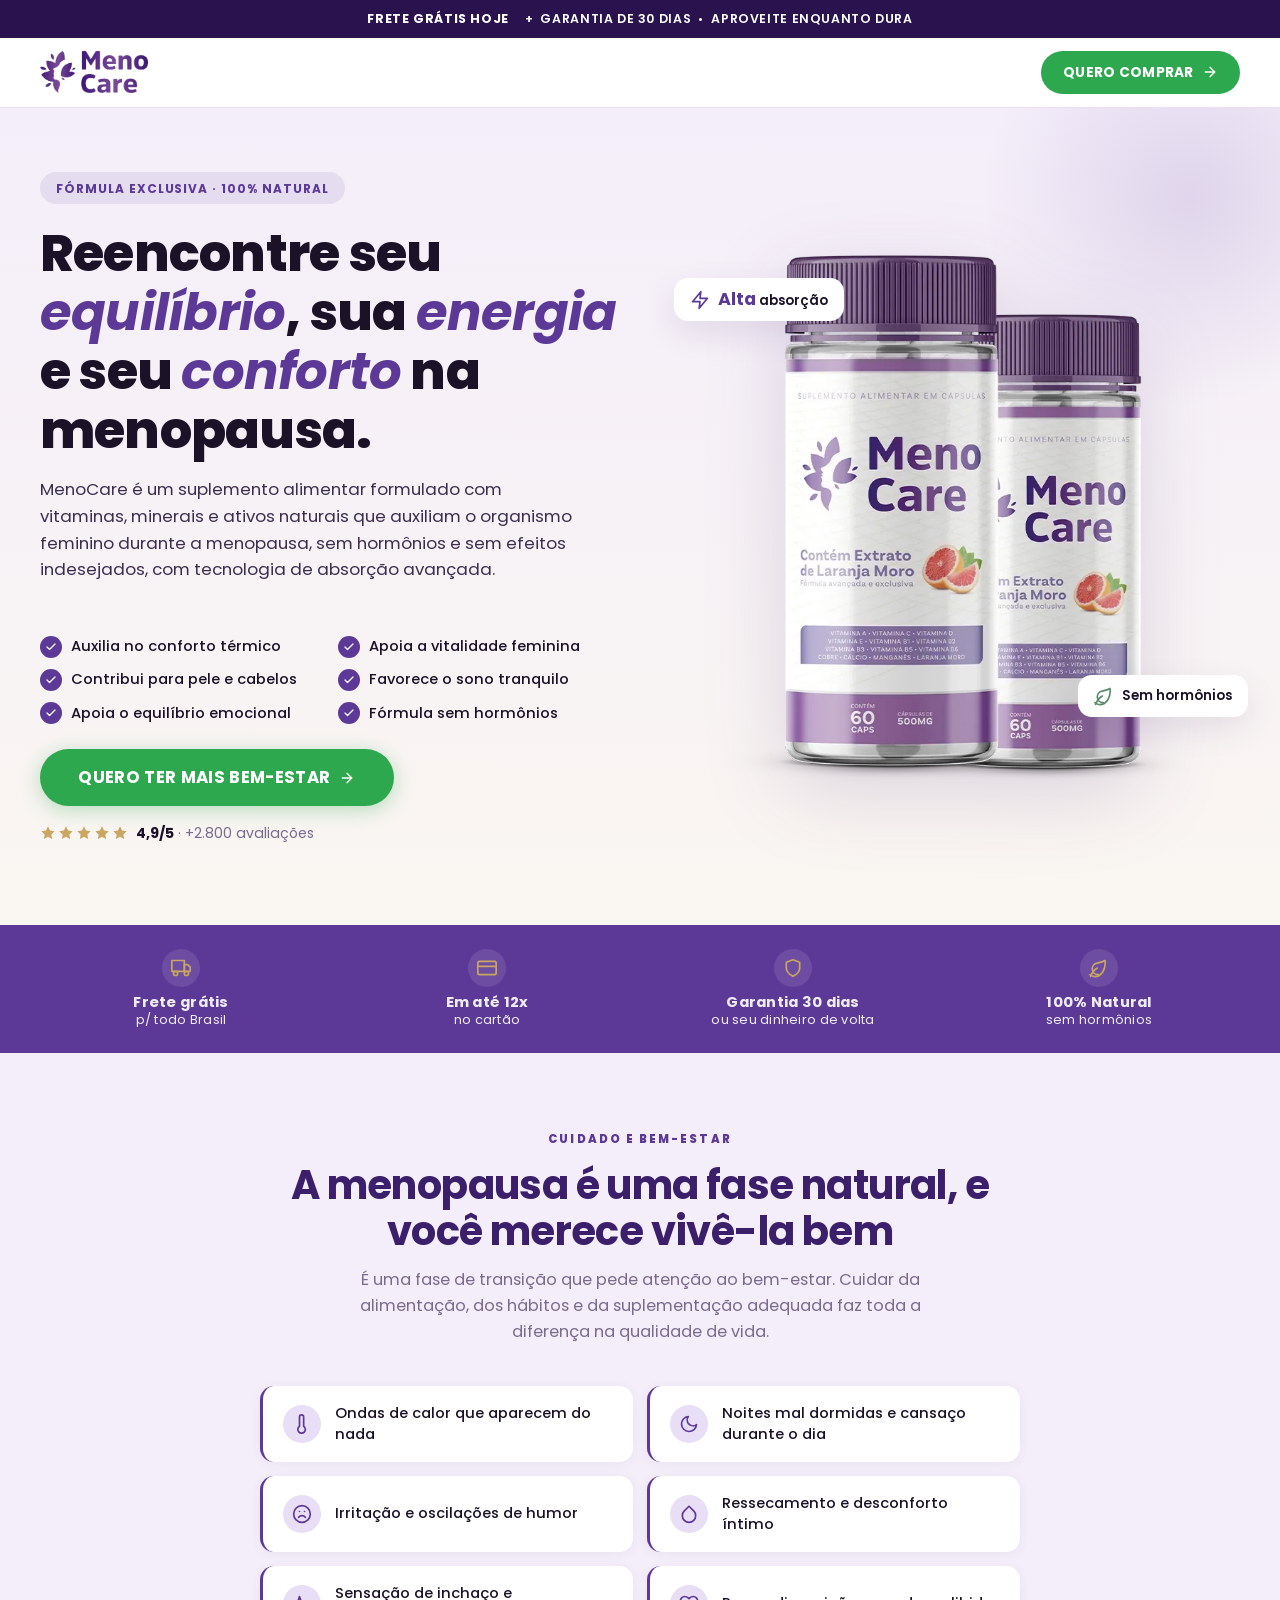
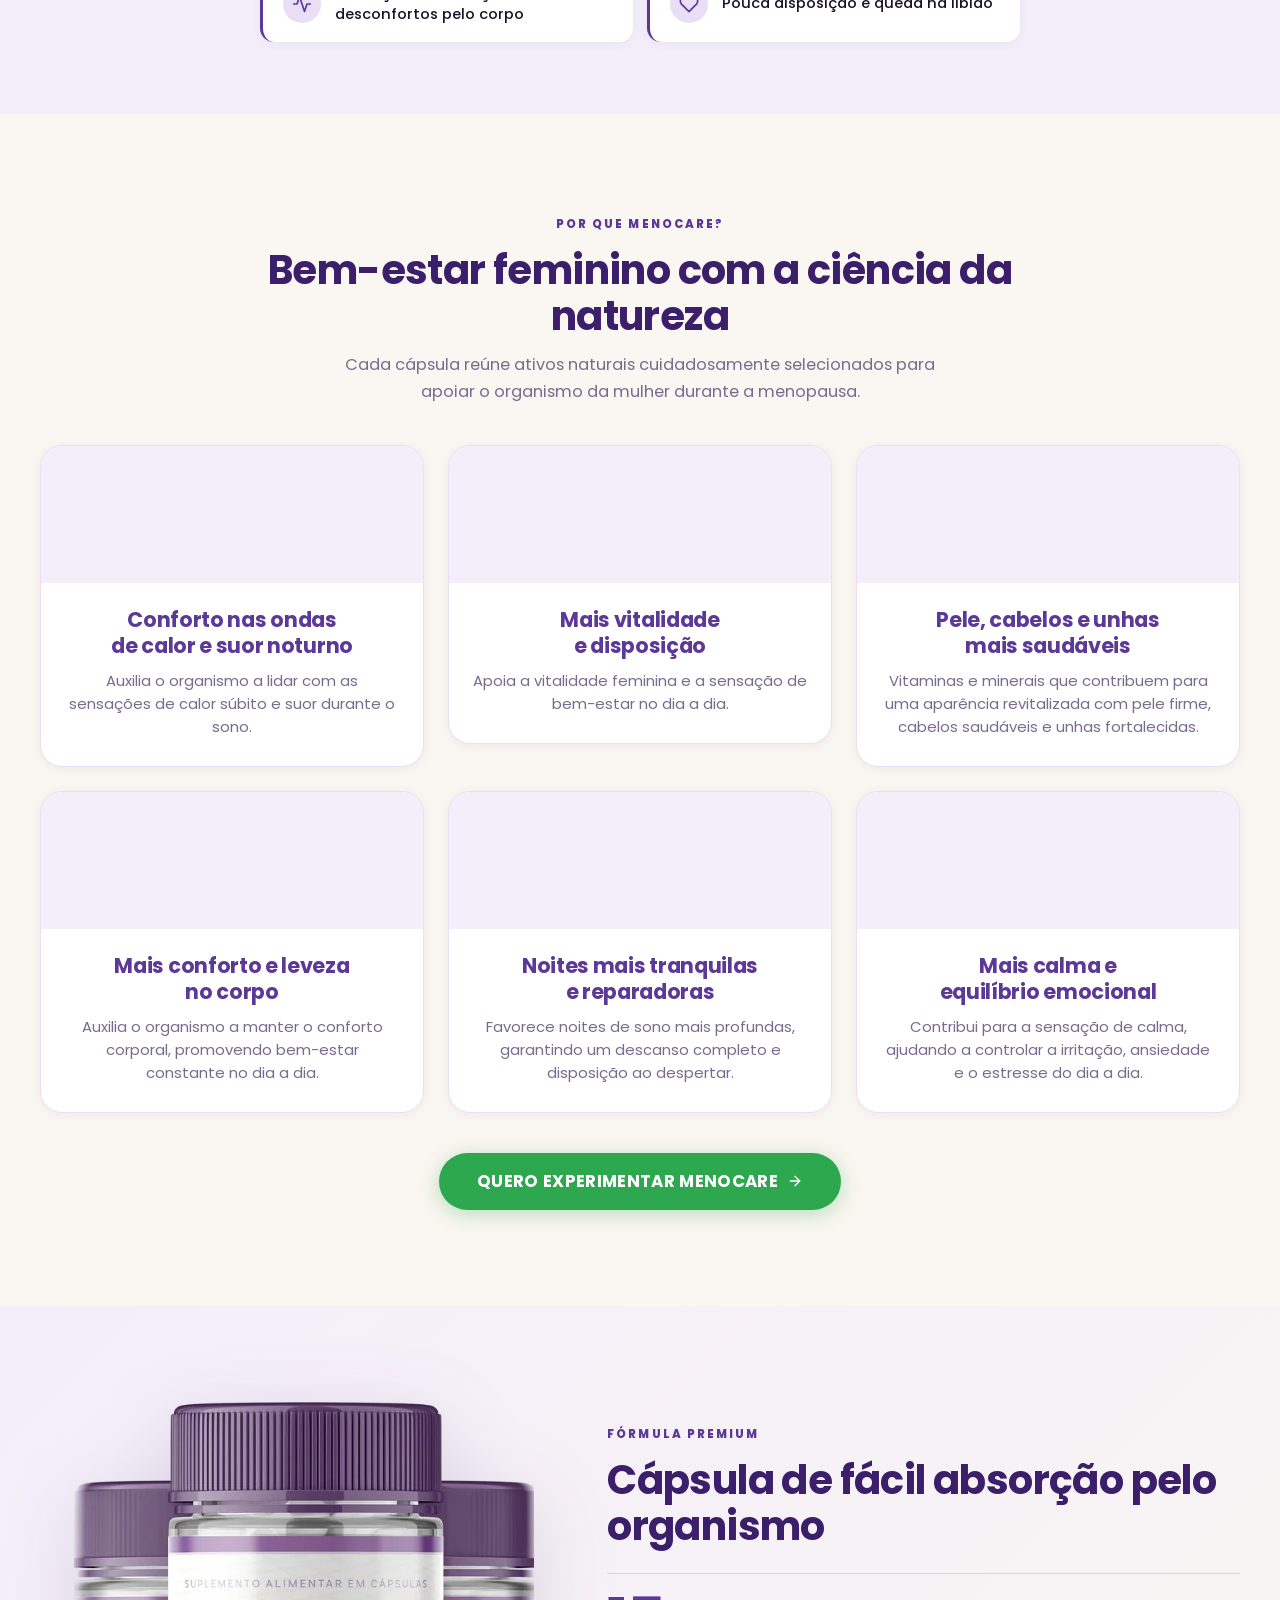
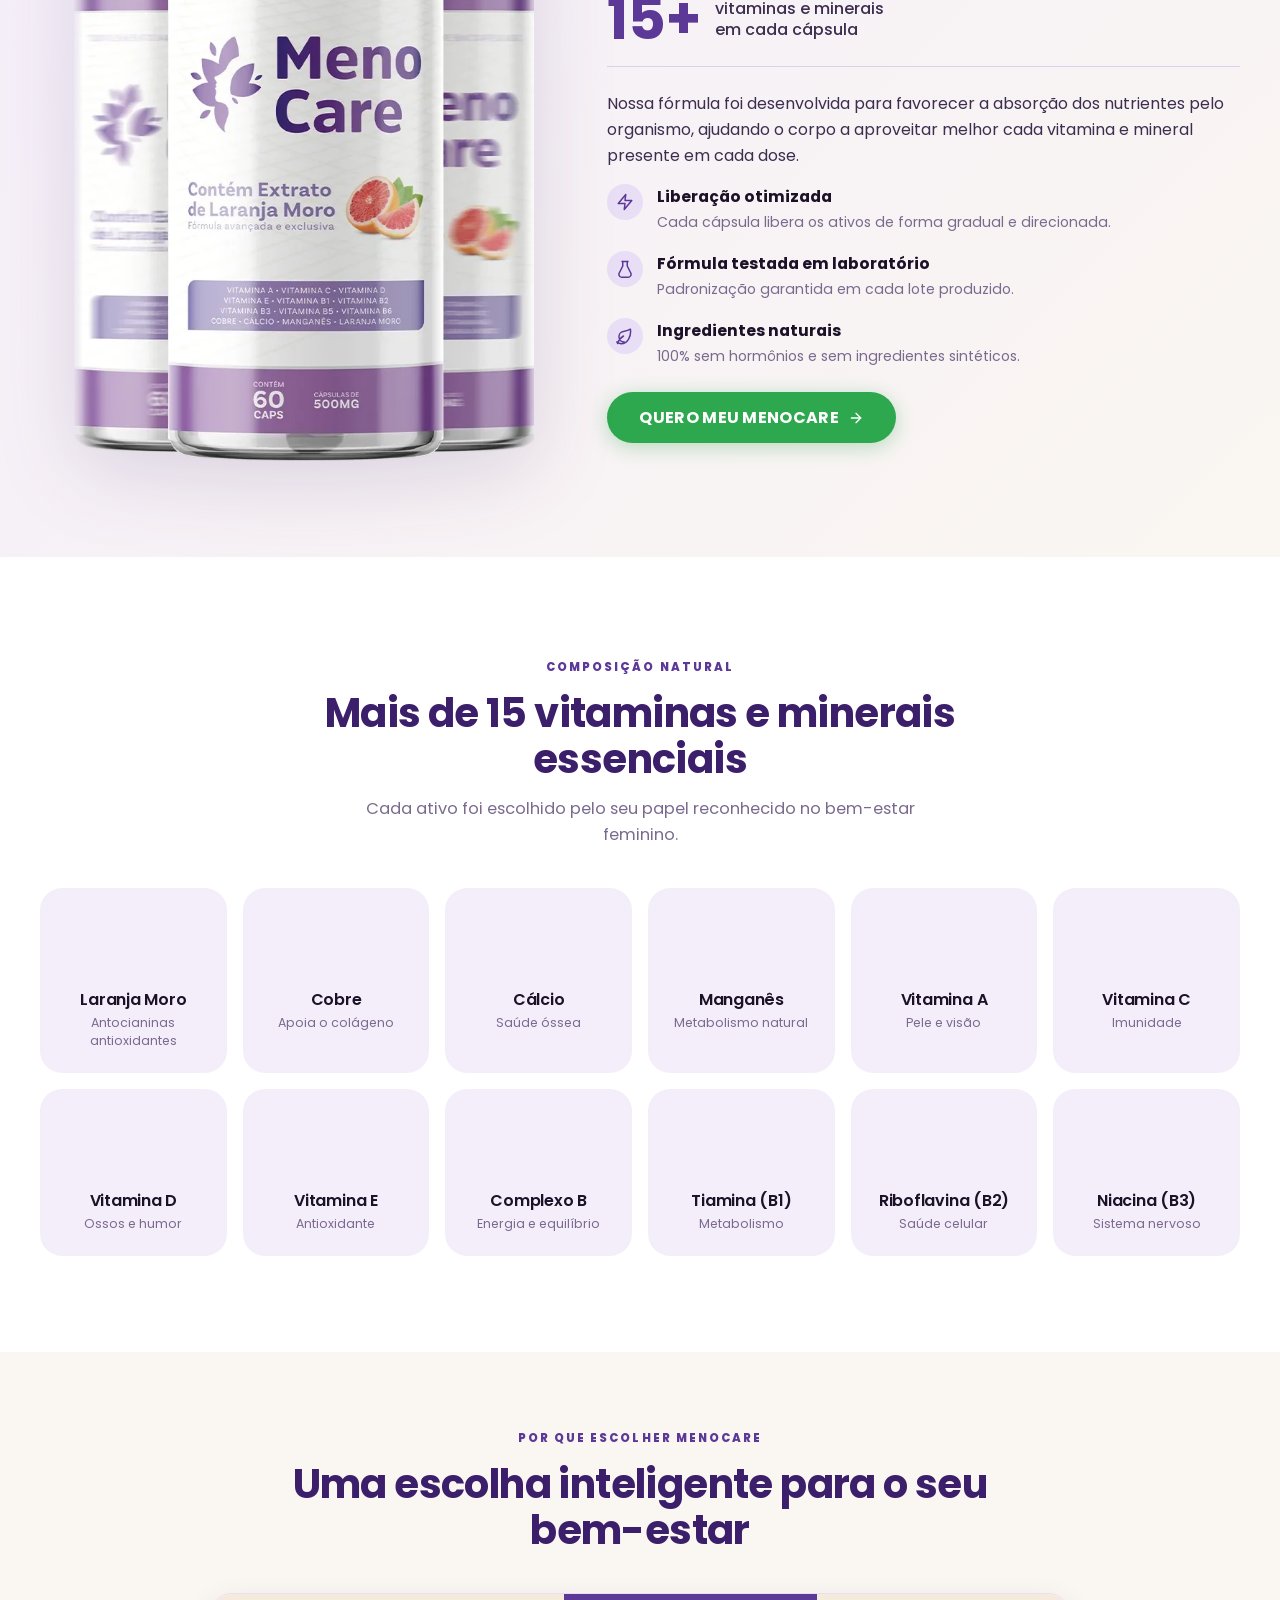
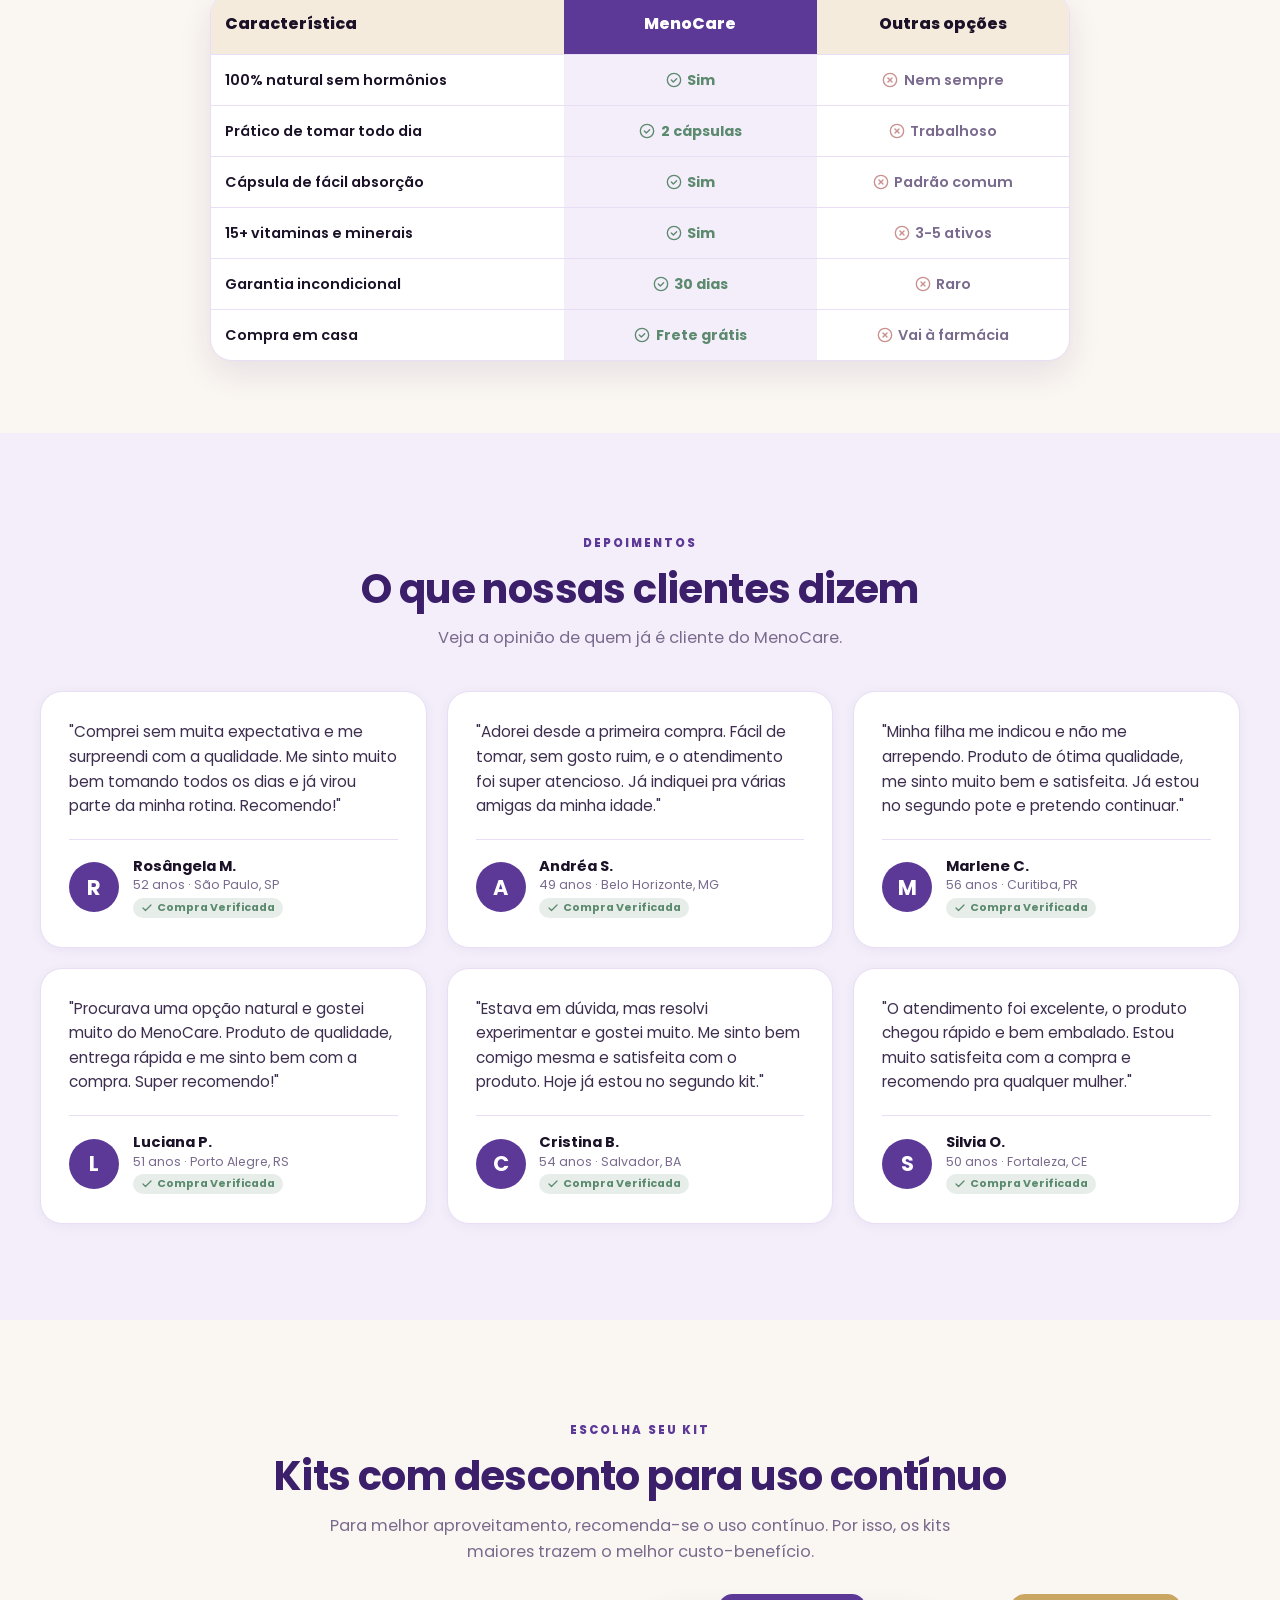
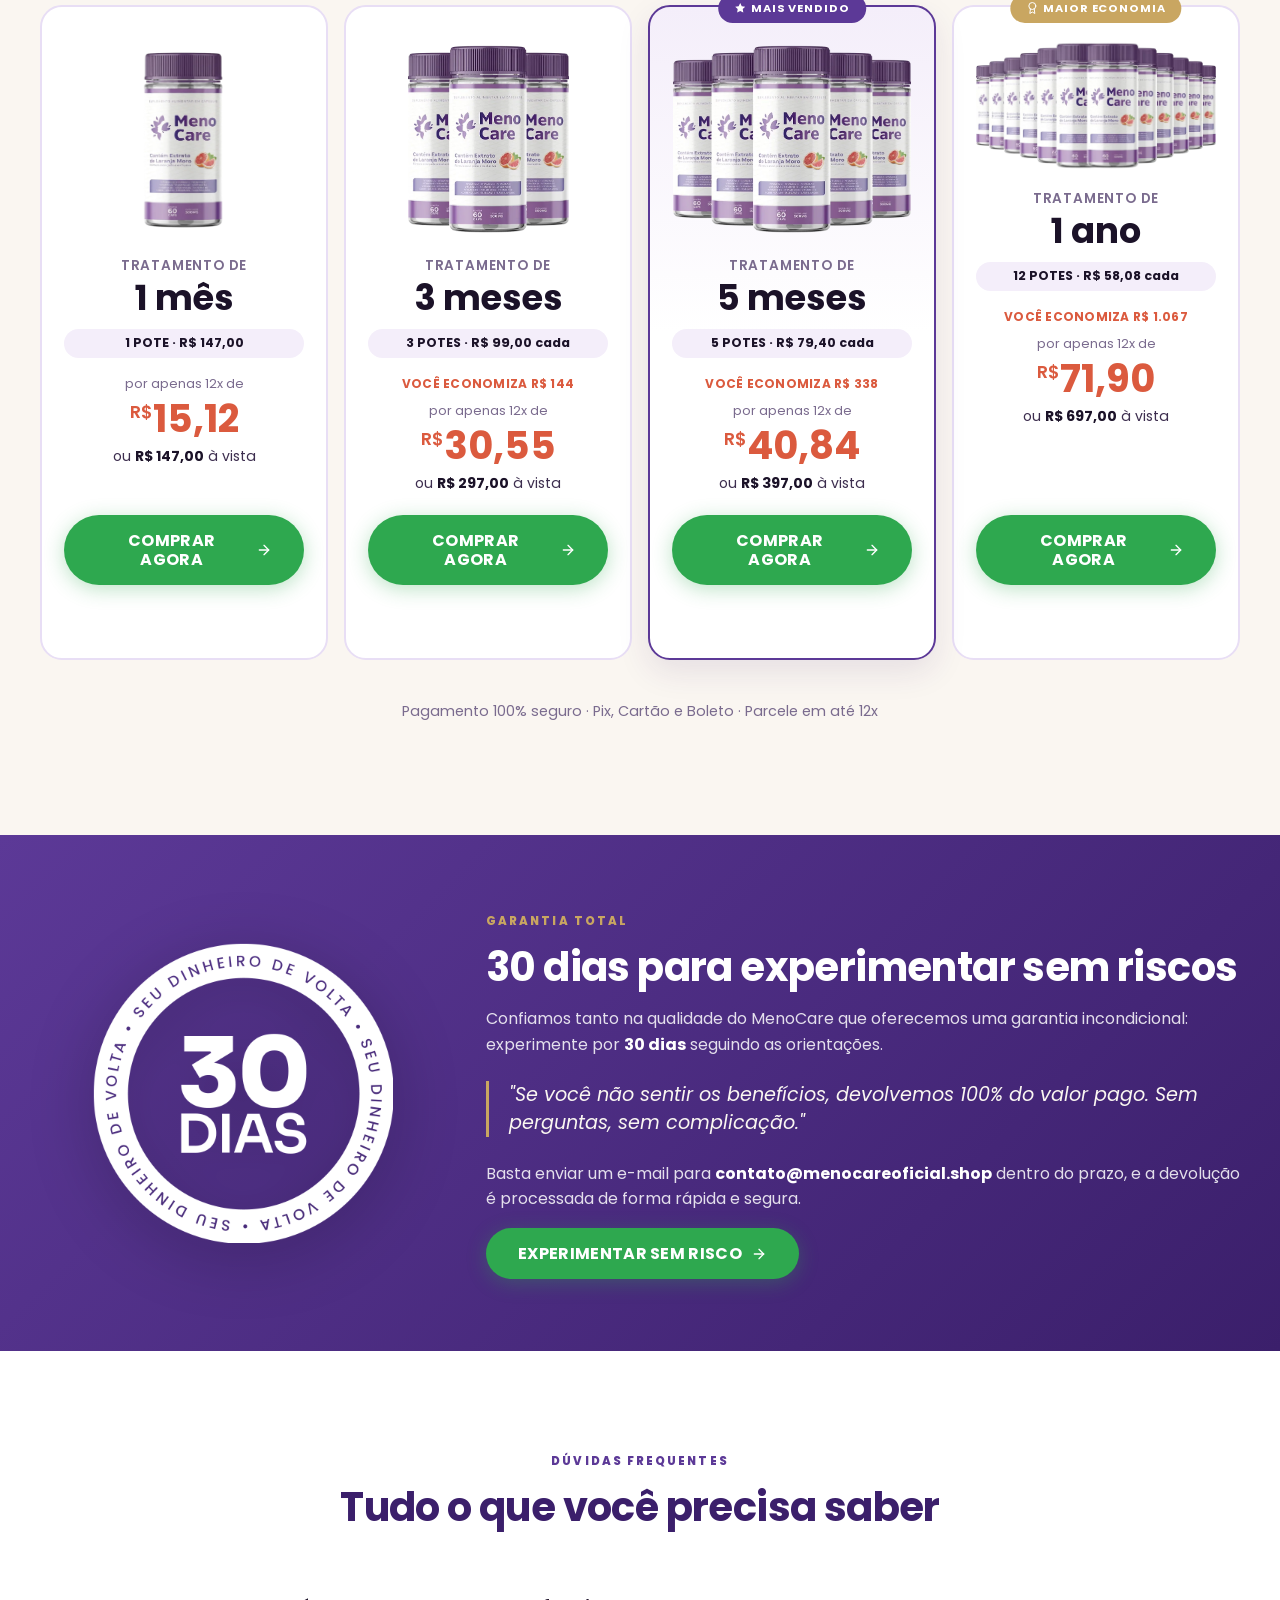
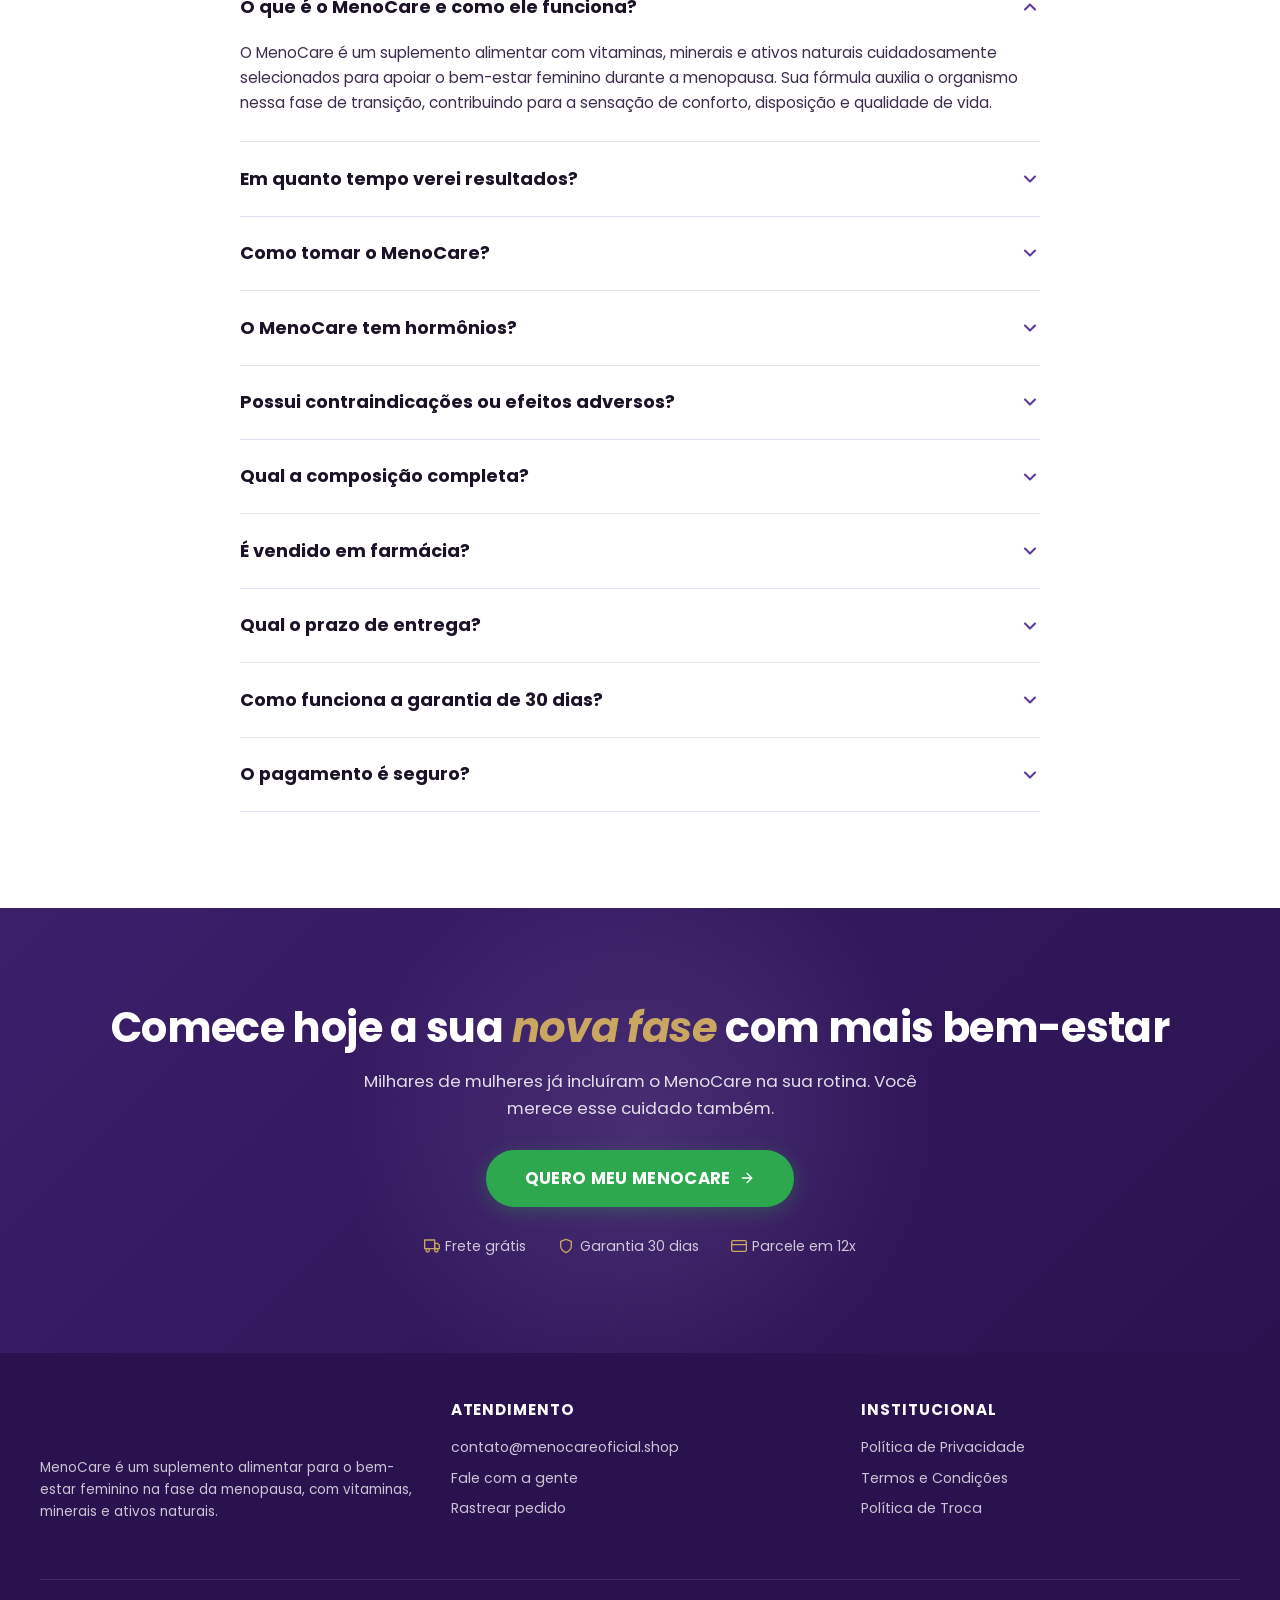
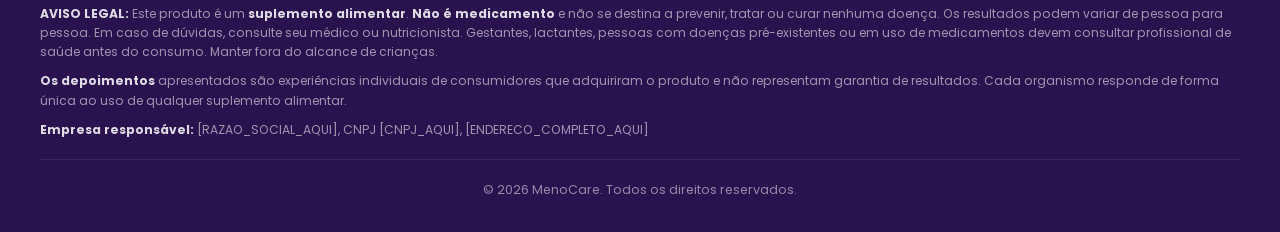
<file: index2.html>
<!DOCTYPE html>
<html lang="pt-BR">
<head>
  <meta charset="UTF-8">
  <meta name="viewport" content="width=device-width, initial-scale=1, viewport-fit=cover">
  <meta name="robots" content="index, follow, max-image-preview:large">
  <meta name="theme-color" content="#5C3997">
  <title>MenoCare | Suplemento Natural para o Bem-Estar Feminino na Menopausa</title>
  <meta name="description" content="MenoCare é um suplemento alimentar com vitaminas e minerais que auxiliam no bem-estar feminino durante a menopausa. Fórmula natural, sem hormônios. Garantia de 30 dias.">

  <!-- Open Graph -->
  <meta property="og:type" content="website">
  <meta property="og:title" content="MenoCare | Bem-estar Feminino na Menopausa">
  <meta property="og:description" content="Suplemento alimentar natural com vitaminas e minerais. Garantia de 30 dias.">
  <meta property="og:image" content="images/imgi_3_imagem_secaoHero.webp">

  <!-- Preload do hero (LCP image) pra carregar instant -->
  <link rel="preload" as="image" href="images/imgi_3_imagem_secaoHero.webp" fetchpriority="high">

  <!-- Font: Poppins, igual site original -->
  <link rel="preconnect" href="https://fonts.googleapis.com">
  <link rel="preconnect" href="https://fonts.gstatic.com" crossorigin>
  <link href="https://fonts.googleapis.com/css2?family=Poppins:ital,wght@0,400;0,500;0,600;0,700;0,800;1,500;1,700&display=swap" rel="stylesheet">

  <link rel="stylesheet" href="styles.css">
  <link rel="icon" type="image/png" sizes="32x32" href="images/favicon-32.png">
  <link rel="icon" type="image/png" sizes="180x180" href="images/favicon-180.png">
  <link rel="apple-touch-icon" href="images/favicon-180.png">

  <!-- SVG Sprite -->
  <svg width="0" height="0" style="position:absolute" aria-hidden="true">
    <defs>
      <symbol id="i-check" viewBox="0 0 24 24" fill="none" stroke="currentColor" stroke-width="2.5" stroke-linecap="round" stroke-linejoin="round"><polyline points="20 6 9 17 4 12"/></symbol>
      <symbol id="i-check-circle" viewBox="0 0 24 24" fill="none" stroke="currentColor" stroke-width="2" stroke-linecap="round" stroke-linejoin="round"><circle cx="12" cy="12" r="10"/><polyline points="16 10 11 15 8 12"/></symbol>
      <symbol id="i-x-circle" viewBox="0 0 24 24" fill="none" stroke="currentColor" stroke-width="2" stroke-linecap="round" stroke-linejoin="round"><circle cx="12" cy="12" r="10"/><line x1="15" y1="9" x2="9" y2="15"/><line x1="9" y1="9" x2="15" y2="15"/></symbol>
      <symbol id="i-x" viewBox="0 0 24 24" fill="none" stroke="currentColor" stroke-width="2" stroke-linecap="round" stroke-linejoin="round"><line x1="18" y1="6" x2="6" y2="18"/><line x1="6" y1="6" x2="18" y2="18"/></symbol>
      <symbol id="i-star" viewBox="0 0 24 24" fill="currentColor"><polygon points="12 2 15.09 8.26 22 9.27 17 14.14 18.18 21.02 12 17.77 5.82 21.02 7 14.14 2 9.27 8.91 8.26 12 2"/></symbol>
      <symbol id="i-arrow-right" viewBox="0 0 24 24" fill="none" stroke="currentColor" stroke-width="2" stroke-linecap="round" stroke-linejoin="round"><line x1="5" y1="12" x2="19" y2="12"/><polyline points="12 5 19 12 12 19"/></symbol>
      <symbol id="i-truck" viewBox="0 0 24 24" fill="none" stroke="currentColor" stroke-width="2" stroke-linecap="round" stroke-linejoin="round"><rect x="1" y="3" width="15" height="13"/><polygon points="16 8 20 8 23 11 23 16 16 16 16 8"/><circle cx="5.5" cy="18.5" r="2.5"/><circle cx="18.5" cy="18.5" r="2.5"/></symbol>
      <symbol id="i-credit-card" viewBox="0 0 24 24" fill="none" stroke="currentColor" stroke-width="2" stroke-linecap="round" stroke-linejoin="round"><rect x="1" y="4" width="22" height="16" rx="2" ry="2"/><line x1="1" y1="10" x2="23" y2="10"/></symbol>
      <symbol id="i-shield" viewBox="0 0 24 24" fill="none" stroke="currentColor" stroke-width="2" stroke-linecap="round" stroke-linejoin="round"><path d="M12 22s8-4 8-10V5l-8-3-8 3v7c0 6 8 10 8 10z"/></symbol>
      <symbol id="i-leaf" viewBox="0 0 24 24" fill="none" stroke="currentColor" stroke-width="2" stroke-linecap="round" stroke-linejoin="round"><path d="M11 20A7 7 0 0 1 9.8 6.1C15.5 5 17 4.48 19.2 2.96c1.4 9.3-3.7 19.4-12.4 19.4-1.7 0-3.6-.8-5.8-2.4M2 22c1.5-4.3 4.5-8 8-10"/></symbol>
      <symbol id="i-lock" viewBox="0 0 24 24" fill="none" stroke="currentColor" stroke-width="2" stroke-linecap="round" stroke-linejoin="round"><rect x="3" y="11" width="18" height="11" rx="2" ry="2"/><path d="M7 11V7a5 5 0 0 1 10 0v4"/></symbol>
      <symbol id="i-thermometer" viewBox="0 0 24 24" fill="none" stroke="currentColor" stroke-width="2" stroke-linecap="round" stroke-linejoin="round"><path d="M14 14.76V3.5a2.5 2.5 0 0 0-5 0v11.26a4.5 4.5 0 1 0 5 0z"/></symbol>
      <symbol id="i-moon" viewBox="0 0 24 24" fill="none" stroke="currentColor" stroke-width="2" stroke-linecap="round" stroke-linejoin="round"><path d="M21 12.79A9 9 0 1 1 11.21 3 7 7 0 0 0 21 12.79z"/></symbol>
      <symbol id="i-smile-frown" viewBox="0 0 24 24" fill="none" stroke="currentColor" stroke-width="2" stroke-linecap="round" stroke-linejoin="round"><circle cx="12" cy="12" r="10"/><path d="M16 16s-1.5-2-4-2-4 2-4 2"/><line x1="9" y1="9" x2="9.01" y2="9"/><line x1="15" y1="9" x2="15.01" y2="9"/></symbol>
      <symbol id="i-droplet" viewBox="0 0 24 24" fill="none" stroke="currentColor" stroke-width="2" stroke-linecap="round" stroke-linejoin="round"><path d="M12 2.69l5.66 5.66a8 8 0 1 1-11.31 0z"/></symbol>
      <symbol id="i-activity" viewBox="0 0 24 24" fill="none" stroke="currentColor" stroke-width="2" stroke-linecap="round" stroke-linejoin="round"><polyline points="22 12 18 12 15 21 9 3 6 12 2 12"/></symbol>
      <symbol id="i-heart" viewBox="0 0 24 24" fill="none" stroke="currentColor" stroke-width="2" stroke-linecap="round" stroke-linejoin="round"><path d="M20.84 4.61a5.5 5.5 0 0 0-7.78 0L12 5.67l-1.06-1.06a5.5 5.5 0 0 0-7.78 7.78l1.06 1.06L12 21.23l7.78-7.78 1.06-1.06a5.5 5.5 0 0 0 0-7.78z"/></symbol>
      <symbol id="i-sparkles" viewBox="0 0 24 24" fill="none" stroke="currentColor" stroke-width="2" stroke-linecap="round" stroke-linejoin="round"><path d="M12 3l1.9 5.8L20 11l-6.1 2.2L12 19l-1.9-5.8L4 11l6.1-2.2z"/><path d="M19 3l.6 1.9L21 5l-1.4.6L19 7l-.6-1.4L17 5l1.4-.6z"/><path d="M19 17l.6 1.4L21 19l-1.4.6L19 21l-.6-1.4L17 19l1.4-.6z"/></symbol>
      <symbol id="i-feather" viewBox="0 0 24 24" fill="none" stroke="currentColor" stroke-width="2" stroke-linecap="round" stroke-linejoin="round"><path d="M20.24 12.24a6 6 0 0 0-8.49-8.49L5 10.5V19h8.5z"/><line x1="16" y1="8" x2="2" y2="22"/><line x1="17.5" y1="15" x2="9" y2="15"/></symbol>
      <symbol id="i-chevron-down" viewBox="0 0 24 24" fill="none" stroke="currentColor" stroke-width="2.5" stroke-linecap="round" stroke-linejoin="round"><polyline points="6 9 12 15 18 9"/></symbol>
      <symbol id="i-zap" viewBox="0 0 24 24" fill="none" stroke="currentColor" stroke-width="2" stroke-linecap="round" stroke-linejoin="round"><polygon points="13 2 3 14 12 14 11 22 21 10 12 10 13 2"/></symbol>
      <symbol id="i-flask" viewBox="0 0 24 24" fill="none" stroke="currentColor" stroke-width="2" stroke-linecap="round" stroke-linejoin="round"><path d="M9 2v6L4 18a4 4 0 0 0 4 5h8a4 4 0 0 0 4-5L15 8V2"/><line x1="8" y1="2" x2="16" y2="2"/></symbol>
      <symbol id="i-award" viewBox="0 0 24 24" fill="none" stroke="currentColor" stroke-width="2" stroke-linecap="round" stroke-linejoin="round"><circle cx="12" cy="8" r="7"/><polyline points="8.21 13.89 7 23 12 20 17 23 15.79 13.88"/></symbol>
    </defs>
  </svg>
</head>

<body>

  <!-- ============ TOPBAR ============ -->
  <div class="topbar">
    <span class="topbar-inner">
      <strong>FRETE GRÁTIS HOJE</strong> &nbsp;+&nbsp; GARANTIA DE 30 DIAS &nbsp;•&nbsp; APROVEITE ENQUANTO DURA
    </span>
  </div>

  <!-- ============ HEADER ============ -->
  <header class="header">
    <div class="header-inner">
      <a href="#" class="logo">
        <img src="images/imgi_1_default.webp" alt="MenoCare" width="120" height="47">
      </a>
      <a href="#kits" class="header-cta">
        QUERO COMPRAR
        <svg class="icon-sm" aria-hidden="true"><use href="#i-arrow-right"/></svg>
      </a>
    </div>
  </header>

  <!-- ============ HERO ============ -->
  <section class="hero">
    <div class="container">
      <div class="hero-grid">
        <div class="hero-intro">
          <span class="hero-badge">Fórmula Exclusiva · 100% Natural</span>

          <h1>Reencontre seu <em>equilíbrio</em>, sua <em>energia</em> e seu <em>conforto</em> na menopausa.</h1>

          <p class="hero-sub">
            MenoCare é um suplemento alimentar formulado com vitaminas, minerais e ativos naturais que auxiliam o organismo feminino durante a menopausa, sem hormônios e sem efeitos indesejados, com tecnologia de absorção avançada.
          </p>
        </div>

        <div class="hero-image-wrap">
          <img class="hero-image" src="images/imgi_3_imagem_secaoHero.webp" alt="MenoCare - Suplemento alimentar para menopausa" width="675" height="772" fetchpriority="high" decoding="async">
          <div class="hero-image-badge hero-image-badge-1">
            <svg class="icon"><use href="#i-zap"/></svg>
            <span><strong>Alta</strong> absorção</span>
          </div>
          <div class="hero-image-badge hero-image-badge-2">
            <svg class="icon" style="color: var(--success)"><use href="#i-leaf"/></svg>
            <span>Sem hormônios</span>
          </div>
        </div>

        <div class="hero-actions">
          <div class="hero-checks">
            <div class="hero-check"><span class="hero-check-icon"><svg aria-hidden="true"><use href="#i-check"/></svg></span> Auxilia no conforto térmico</div>
            <div class="hero-check"><span class="hero-check-icon"><svg aria-hidden="true"><use href="#i-check"/></svg></span> Apoia a vitalidade feminina</div>
            <div class="hero-check"><span class="hero-check-icon"><svg aria-hidden="true"><use href="#i-check"/></svg></span> Contribui para pele e cabelos</div>
            <div class="hero-check"><span class="hero-check-icon"><svg aria-hidden="true"><use href="#i-check"/></svg></span> Favorece o sono tranquilo</div>
            <div class="hero-check"><span class="hero-check-icon"><svg aria-hidden="true"><use href="#i-check"/></svg></span> Apoia o equilíbrio emocional</div>
            <div class="hero-check"><span class="hero-check-icon"><svg aria-hidden="true"><use href="#i-check"/></svg></span> Fórmula sem hormônios</div>
          </div>

          <div class="hero-cta-row">
            <a href="#kits" class="btn btn-primary btn-lg">QUERO TER MAIS BEM-ESTAR <svg class="icon-sm" aria-hidden="true"><use href="#i-arrow-right"/></svg></a>
            <div class="hero-rating">
              <span class="stars">
                <svg class="icon-sm"><use href="#i-star"/></svg>
                <svg class="icon-sm"><use href="#i-star"/></svg>
                <svg class="icon-sm"><use href="#i-star"/></svg>
                <svg class="icon-sm"><use href="#i-star"/></svg>
                <svg class="icon-sm"><use href="#i-star"/></svg>
              </span>
              <span><strong>4,9/5</strong> · +2.800 avaliações</span>
            </div>
          </div>
        </div>
      </div>
    </div>
  </section>

  <!-- ============ TRUST STRIP ============ -->
  <section class="trust-strip">
    <div class="container">
      <div class="trust-strip-grid">
        <div class="trust-item">
          <div class="trust-item-icon"><svg aria-hidden="true"><use href="#i-truck"/></svg></div>
          <div class="trust-item-text"><strong>Frete grátis</strong>p/ todo Brasil</div>
        </div>
        <div class="trust-item">
          <div class="trust-item-icon"><svg aria-hidden="true"><use href="#i-credit-card"/></svg></div>
          <div class="trust-item-text"><strong>Em até 12x</strong>no cartão</div>
        </div>
        <div class="trust-item">
          <div class="trust-item-icon"><svg aria-hidden="true"><use href="#i-shield"/></svg></div>
          <div class="trust-item-text"><strong>Garantia 30 dias</strong>ou seu dinheiro de volta</div>
        </div>
        <div class="trust-item">
          <div class="trust-item-icon"><svg aria-hidden="true"><use href="#i-leaf"/></svg></div>
          <div class="trust-item-text"><strong>100% Natural</strong>sem hormônios</div>
        </div>
      </div>
    </div>
  </section>

  <!-- ============ PROBLEMA ============ -->
  <section class="section problem-section">
    <div class="container">
      <div class="section-intro">
        <span class="section-eyebrow">Cuidado e bem-estar</span>
        <h2>A menopausa é uma fase natural, e você merece vivê-la bem</h2>
        <p>É uma fase de transição que pede atenção ao bem-estar. Cuidar da alimentação, dos hábitos e da suplementação adequada faz toda a diferença na qualidade de vida.</p>
      </div>
      <div class="problem-list">
        <div class="problem-item">
          <span class="problem-item-icon"><svg aria-hidden="true"><use href="#i-thermometer"/></svg></span>
          <span class="problem-item-text">Ondas de calor que aparecem do nada</span>
        </div>
        <div class="problem-item">
          <span class="problem-item-icon"><svg aria-hidden="true"><use href="#i-moon"/></svg></span>
          <span class="problem-item-text">Noites mal dormidas e cansaço durante o dia</span>
        </div>
        <div class="problem-item">
          <span class="problem-item-icon"><svg aria-hidden="true"><use href="#i-smile-frown"/></svg></span>
          <span class="problem-item-text">Irritação e oscilações de humor</span>
        </div>
        <div class="problem-item">
          <span class="problem-item-icon"><svg aria-hidden="true"><use href="#i-droplet"/></svg></span>
          <span class="problem-item-text">Ressecamento e desconforto íntimo</span>
        </div>
        <div class="problem-item">
          <span class="problem-item-icon"><svg aria-hidden="true"><use href="#i-activity"/></svg></span>
          <span class="problem-item-text">Sensação de inchaço e desconfortos pelo corpo</span>
        </div>
        <div class="problem-item">
          <span class="problem-item-icon"><svg aria-hidden="true"><use href="#i-heart"/></svg></span>
          <span class="problem-item-text">Pouca disposição e queda na libido</span>
        </div>
      </div>
    </div>
  </section>

  <!-- ============ BENEFITS ============ -->
  <section class="section section-lg">
    <div class="container">
      <div class="section-intro">
        <span class="section-eyebrow">Por que MenoCare?</span>
        <h2>Bem-estar feminino com a ciência da natureza</h2>
        <p>Cada cápsula reúne ativos naturais cuidadosamente selecionados para apoiar o organismo da mulher durante a menopausa.</p>
      </div>

      <div class="benefits-grid">
        <div class="benefit-card">
          <img class="benefit-image" src="images/imgi_5_beneficio01_secaoBeneficios.webp" alt="Conforto nas ondas de calor" width="640" height="230" loading="lazy" decoding="async">
          <div class="benefit-content">
            <h3>Conforto nas ondas<br>de calor e suor noturno</h3>
            <p>Auxilia o organismo a lidar com as sensações de calor súbito e suor durante o sono.</p>
          </div>
        </div>
        <div class="benefit-card">
          <img class="benefit-image" src="images/imgi_6_beneficio02_secaoBeneficios.webp" alt="Vitalidade e disposição" width="640" height="230" loading="lazy" decoding="async">
          <div class="benefit-content">
            <h3>Mais vitalidade<br>e disposição</h3>
            <p>Apoia a vitalidade feminina e a sensação de bem-estar no dia a dia.</p>
          </div>
        </div>
        <div class="benefit-card">
          <img class="benefit-image" src="images/imgi_7_beneficio03_secaoBeneficios.webp" alt="Pele, cabelos e unhas mais saudáveis" width="640" height="230" loading="lazy" decoding="async">
          <div class="benefit-content">
            <h3>Pele, cabelos e unhas<br>mais saudáveis</h3>
            <p>Vitaminas e minerais que contribuem para uma aparência revitalizada com pele firme, cabelos saudáveis e unhas fortalecidas.</p>
          </div>
        </div>
        <div class="benefit-card">
          <img class="benefit-image" src="images/imgi_8_beneficio04_secaoBeneficios.webp" alt="Conforto e leveza no corpo" width="640" height="230" loading="lazy" decoding="async">
          <div class="benefit-content">
            <h3>Mais conforto e leveza<br>no corpo</h3>
            <p>Auxilia o organismo a manter o conforto corporal, promovendo bem-estar constante no dia a dia.</p>
          </div>
        </div>
        <div class="benefit-card">
          <img class="benefit-image" src="images/imgi_9_beneficio05_secaoBeneficios.webp" alt="Noites mais tranquilas" width="640" height="230" loading="lazy" decoding="async">
          <div class="benefit-content">
            <h3>Noites mais tranquilas<br>e reparadoras</h3>
            <p>Favorece noites de sono mais profundas, garantindo um descanso completo e disposição ao despertar.</p>
          </div>
        </div>
        <div class="benefit-card">
          <img class="benefit-image" src="images/imgi_10_beneficio06_secaoBeneficios.webp" alt="Equilíbrio emocional" width="640" height="230" loading="lazy" decoding="async">
          <div class="benefit-content">
            <h3>Mais calma e<br>equilíbrio emocional</h3>
            <p>Contribui para a sensação de calma, ajudando a controlar a irritação, ansiedade e o estresse do dia a dia.</p>
          </div>
        </div>
      </div>

      <div style="text-align:center; margin-top: 2.5rem;">
        <a href="#kits" class="btn btn-primary btn-lg">QUERO EXPERIMENTAR MENOCARE <svg class="icon-sm" aria-hidden="true"><use href="#i-arrow-right"/></svg></a>
      </div>
    </div>
  </section>

  <!-- ============ TECNOLOGIA ============ -->
  <section class="section section-lg tech-section">
    <div class="container">
      <div class="tech-grid">
        <div>
          <img class="tech-image" src="images/imgi_1_imagem_secaoTecnologia.webp" alt="Tecnologia de cápsula com alta absorção" width="640" height="918" loading="lazy" decoding="async">
        </div>
        <div class="tech-content">
          <span class="section-eyebrow">Fórmula Premium</span>
          <h2>Cápsula de fácil absorção pelo organismo</h2>

          <div class="tech-stat">
            <div class="tech-stat-number">15+</div>
            <div class="tech-stat-label">vitaminas e minerais<br>em cada cápsula</div>
          </div>

          <p>Nossa fórmula foi desenvolvida para favorecer a absorção dos nutrientes pelo organismo, ajudando o corpo a aproveitar melhor cada vitamina e mineral presente em cada dose.</p>

          <div class="tech-feature">
            <div class="tech-feature-icon"><svg aria-hidden="true"><use href="#i-zap"/></svg></div>
            <div>
              <strong>Liberação otimizada</strong>
              <span>Cada cápsula libera os ativos de forma gradual e direcionada.</span>
            </div>
          </div>
          <div class="tech-feature">
            <div class="tech-feature-icon"><svg aria-hidden="true"><use href="#i-flask"/></svg></div>
            <div>
              <strong>Fórmula testada em laboratório</strong>
              <span>Padronização garantida em cada lote produzido.</span>
            </div>
          </div>
          <div class="tech-feature">
            <div class="tech-feature-icon"><svg aria-hidden="true"><use href="#i-leaf"/></svg></div>
            <div>
              <strong>Ingredientes naturais</strong>
              <span>100% sem hormônios e sem ingredientes sintéticos.</span>
            </div>
          </div>

          <div style="margin-top: 1.5rem;">
            <a href="#kits" class="btn btn-primary">QUERO MEU MENOCARE <svg class="icon-sm" aria-hidden="true"><use href="#i-arrow-right"/></svg></a>
          </div>
        </div>
      </div>
    </div>
  </section>

  <!-- ============ INGREDIENTES ============ -->
  <section class="section section-lg ingredients-section">
    <div class="container">
      <div class="section-intro">
        <span class="section-eyebrow">Composição Natural</span>
        <h2>Mais de 15 vitaminas e minerais essenciais</h2>
        <p>Cada ativo foi escolhido pelo seu papel reconhecido no bem-estar feminino.</p>
      </div>

      <div class="ingredients-grid">
        <div class="ingredient-card">
          <img src="images/imgi_33_ativo01_secaoAtivos.webp" alt="" width="300" height="300" loading="lazy" decoding="async">
          <h4>Laranja Moro</h4>
          <p>Antocianinas antioxidantes</p>
        </div>
        <div class="ingredient-card">
          <img src="images/imgi_34_ativo02_secaoAtivos.webp" alt="" width="300" height="300" loading="lazy" decoding="async">
          <h4>Cobre</h4>
          <p>Apoia o colágeno</p>
        </div>
        <div class="ingredient-card">
          <img src="images/imgi_35_ativo03_secaoAtivos.webp" alt="" width="300" height="300" loading="lazy" decoding="async">
          <h4>Cálcio</h4>
          <p>Saúde óssea</p>
        </div>
        <div class="ingredient-card">
          <img src="images/imgi_36_ativo04_secaoAtivos.webp" alt="" width="300" height="300" loading="lazy" decoding="async">
          <h4>Manganês</h4>
          <p>Metabolismo natural</p>
        </div>
        <div class="ingredient-card">
          <img src="images/imgi_37_ativo05_secaoAtivos.webp" alt="" width="300" height="300" loading="lazy" decoding="async">
          <h4>Vitamina A</h4>
          <p>Pele e visão</p>
        </div>
        <div class="ingredient-card">
          <img src="images/imgi_38_ativo06_secaoAtivos.webp" alt="" width="300" height="300" loading="lazy" decoding="async">
          <h4>Vitamina C</h4>
          <p>Imunidade</p>
        </div>
        <div class="ingredient-card">
          <img src="images/imgi_36_ativo04_secaoAtivos.webp" alt="" width="300" height="300" loading="lazy" decoding="async">
          <h4>Vitamina D</h4>
          <p>Ossos e humor</p>
        </div>
        <div class="ingredient-card">
          <img src="images/imgi_37_ativo05_secaoAtivos.webp" alt="" width="300" height="300" loading="lazy" decoding="async">
          <h4>Vitamina E</h4>
          <p>Antioxidante</p>
        </div>
        <div class="ingredient-card">
          <img src="images/imgi_38_ativo06_secaoAtivos.webp" alt="" width="300" height="300" loading="lazy" decoding="async">
          <h4>Complexo B</h4>
          <p>Energia e equilíbrio</p>
        </div>
        <div class="ingredient-card">
          <img src="images/imgi_33_ativo01_secaoAtivos.webp" alt="" width="300" height="300" loading="lazy" decoding="async">
          <h4>Tiamina (B1)</h4>
          <p>Metabolismo</p>
        </div>
        <div class="ingredient-card">
          <img src="images/imgi_34_ativo02_secaoAtivos.webp" alt="" width="300" height="300" loading="lazy" decoding="async">
          <h4>Riboflavina (B2)</h4>
          <p>Saúde celular</p>
        </div>
        <div class="ingredient-card">
          <img src="images/imgi_35_ativo03_secaoAtivos.webp" alt="" width="300" height="300" loading="lazy" decoding="async">
          <h4>Niacina (B3)</h4>
          <p>Sistema nervoso</p>
        </div>
      </div>
    </div>
  </section>

  <!-- ============ COMPARAÇÃO ============ -->
  <section class="section compare-section">
    <div class="container container-narrow">
      <div class="section-intro">
        <span class="section-eyebrow">Por que escolher MenoCare</span>
        <h2>Uma escolha inteligente para o seu bem-estar</h2>
      </div>

      <div class="compare-table">
        <div class="compare-row">
          <div class="compare-cell header" style="justify-content: flex-start; text-align: left;">Característica</div>
          <div class="compare-cell header menocare-head">MenoCare</div>
          <div class="compare-cell header">Outras opções</div>
        </div>
        <div class="compare-row">
          <div class="compare-cell label">100% natural sem hormônios</div>
          <div class="compare-cell menocare"><span class="compare-yes"><svg class="icon-sm"><use href="#i-check-circle"/></svg> Sim</span></div>
          <div class="compare-cell center"><span class="compare-no"><svg class="icon-sm"><use href="#i-x-circle"/></svg> Nem sempre</span></div>
        </div>
        <div class="compare-row">
          <div class="compare-cell label">Prático de tomar todo dia</div>
          <div class="compare-cell menocare"><span class="compare-yes"><svg class="icon-sm"><use href="#i-check-circle"/></svg> 2 cápsulas</span></div>
          <div class="compare-cell center"><span class="compare-no"><svg class="icon-sm"><use href="#i-x-circle"/></svg> Trabalhoso</span></div>
        </div>
        <div class="compare-row">
          <div class="compare-cell label">Cápsula de fácil absorção</div>
          <div class="compare-cell menocare"><span class="compare-yes"><svg class="icon-sm"><use href="#i-check-circle"/></svg> Sim</span></div>
          <div class="compare-cell center"><span class="compare-no"><svg class="icon-sm"><use href="#i-x-circle"/></svg> Padrão comum</span></div>
        </div>
        <div class="compare-row">
          <div class="compare-cell label">15+ vitaminas e minerais</div>
          <div class="compare-cell menocare"><span class="compare-yes"><svg class="icon-sm"><use href="#i-check-circle"/></svg> Sim</span></div>
          <div class="compare-cell center"><span class="compare-no"><svg class="icon-sm"><use href="#i-x-circle"/></svg> 3-5 ativos</span></div>
        </div>
        <div class="compare-row">
          <div class="compare-cell label">Garantia incondicional</div>
          <div class="compare-cell menocare"><span class="compare-yes"><svg class="icon-sm"><use href="#i-check-circle"/></svg> 30 dias</span></div>
          <div class="compare-cell center"><span class="compare-no"><svg class="icon-sm"><use href="#i-x-circle"/></svg> Raro</span></div>
        </div>
        <div class="compare-row">
          <div class="compare-cell label">Compra em casa</div>
          <div class="compare-cell menocare"><span class="compare-yes"><svg class="icon-sm"><use href="#i-check-circle"/></svg> Frete grátis</span></div>
          <div class="compare-cell center"><span class="compare-no"><svg class="icon-sm"><use href="#i-x-circle"/></svg> Vai à farmácia</span></div>
        </div>
      </div>
    </div>
  </section>

  <!-- ============ TESTIMONIALS ============ -->
  <section class="section section-lg testimonials-section">
    <div class="container">
      <div class="section-intro">
        <span class="section-eyebrow">Depoimentos</span>
        <h2>O que nossas clientes dizem</h2>
        <p>Veja a opinião de quem já é cliente do MenoCare.</p>
      </div>

      <div class="testimonials-grid">
        <div class="testimonial-card">
          <p class="testimonial-text">"Comprei sem muita expectativa e me surpreendi com a qualidade. Me sinto muito bem tomando todos os dias e já virou parte da minha rotina. Recomendo!"</p>
          <div class="testimonial-author">
            <div class="testimonial-avatar">R</div>
            <div class="testimonial-info">
              <div class="testimonial-name">Rosângela M.</div>
              <div class="testimonial-meta">52 anos · São Paulo, SP</div>
              <span class="testimonial-verified"><svg><use href="#i-check"/></svg> Compra Verificada</span>
            </div>
          </div>
        </div>

        <div class="testimonial-card">
          <p class="testimonial-text">"Adorei desde a primeira compra. Fácil de tomar, sem gosto ruim, e o atendimento foi super atencioso. Já indiquei pra várias amigas da minha idade."</p>
          <div class="testimonial-author">
            <div class="testimonial-avatar">A</div>
            <div class="testimonial-info">
              <div class="testimonial-name">Andréa S.</div>
              <div class="testimonial-meta">49 anos · Belo Horizonte, MG</div>
              <span class="testimonial-verified"><svg><use href="#i-check"/></svg> Compra Verificada</span>
            </div>
          </div>
        </div>

        <div class="testimonial-card">
          <p class="testimonial-text">"Minha filha me indicou e não me arrependo. Produto de ótima qualidade, me sinto muito bem e satisfeita. Já estou no segundo pote e pretendo continuar."</p>
          <div class="testimonial-author">
            <div class="testimonial-avatar">M</div>
            <div class="testimonial-info">
              <div class="testimonial-name">Marlene C.</div>
              <div class="testimonial-meta">56 anos · Curitiba, PR</div>
              <span class="testimonial-verified"><svg><use href="#i-check"/></svg> Compra Verificada</span>
            </div>
          </div>
        </div>

        <div class="testimonial-card">
          <p class="testimonial-text">"Procurava uma opção natural e gostei muito do MenoCare. Produto de qualidade, entrega rápida e me sinto bem com a compra. Super recomendo!"</p>
          <div class="testimonial-author">
            <div class="testimonial-avatar">L</div>
            <div class="testimonial-info">
              <div class="testimonial-name">Luciana P.</div>
              <div class="testimonial-meta">51 anos · Porto Alegre, RS</div>
              <span class="testimonial-verified"><svg><use href="#i-check"/></svg> Compra Verificada</span>
            </div>
          </div>
        </div>

        <div class="testimonial-card">
          <p class="testimonial-text">"Estava em dúvida, mas resolvi experimentar e gostei muito. Me sinto bem comigo mesma e satisfeita com o produto. Hoje já estou no segundo kit."</p>
          <div class="testimonial-author">
            <div class="testimonial-avatar">C</div>
            <div class="testimonial-info">
              <div class="testimonial-name">Cristina B.</div>
              <div class="testimonial-meta">54 anos · Salvador, BA</div>
              <span class="testimonial-verified"><svg><use href="#i-check"/></svg> Compra Verificada</span>
            </div>
          </div>
        </div>

        <div class="testimonial-card">
          <p class="testimonial-text">"O atendimento foi excelente, o produto chegou rápido e bem embalado. Estou muito satisfeita com a compra e recomendo pra qualquer mulher."</p>
          <div class="testimonial-author">
            <div class="testimonial-avatar">S</div>
            <div class="testimonial-info">
              <div class="testimonial-name">Silvia O.</div>
              <div class="testimonial-meta">50 anos · Fortaleza, CE</div>
              <span class="testimonial-verified"><svg><use href="#i-check"/></svg> Compra Verificada</span>
            </div>
          </div>
        </div>
      </div>
    </div>
  </section>

  <!-- ============ KITS ============ -->
  <section class="section section-lg kits-section" id="kits">
    <div class="container">
      <div class="section-intro">
        <span class="section-eyebrow">Escolha Seu Kit</span>
        <h2>Kits com desconto para uso contínuo</h2>
        <p>Para melhor aproveitamento, recomenda-se o uso contínuo. Por isso, os kits maiores trazem o melhor custo-benefício.</p>
      </div>

      <div class="kits-grid kits-grid-4">
        <div class="kit-card">
          <img class="kit-image" src="images/menocare1frasco.webp" alt="MenoCare - 1 pote" width="640" height="918" loading="lazy" decoding="async">
          <div class="kit-title">Tratamento de</div>
          <div class="kit-duration">1 mês</div>
          <div class="kit-pots">1 POTE · R$ 147,00</div>
          <div class="kit-price-installment">por apenas 12x de</div>
          <div class="kit-installment-value"><small>R$</small>15,12</div>
          <div class="kit-cash">ou <strong>R$ 147,00</strong> à vista</div>
          <a href="https://seguro.menocareoficial.shop/r/IXN4M899F1" class="btn btn-primary btn-block kit-cta">COMPRAR AGORA <svg class="icon-sm"><use href="#i-arrow-right"/></svg></a>
          <img class="kit-freight-img" src="images/imgi_1_selo-fretegratis.webp" alt="Frete grátis para todo o Brasil" width="236" height="41" loading="lazy">
        </div>

        <div class="kit-card">
          <img class="kit-image" src="images/imgi_1_kit03_secaoKits.webp" alt="MenoCare - Kit 3 potes" width="483" height="600" loading="lazy" decoding="async">
          <div class="kit-title">Tratamento de</div>
          <div class="kit-duration">3 meses</div>
          <div class="kit-pots">3 POTES · R$ 99,00 cada</div>
          <div class="kit-savings">VOCÊ ECONOMIZA R$ 144</div>
          <div class="kit-price-installment">por apenas 12x de</div>
          <div class="kit-installment-value"><small>R$</small>30,55</div>
          <div class="kit-cash">ou <strong>R$ 297,00</strong> à vista</div>
          <a href="https://seguro.menocareoficial.shop/r/AVMCGALRP3" class="btn btn-primary btn-block kit-cta">COMPRAR AGORA <svg class="icon-sm"><use href="#i-arrow-right"/></svg></a>
          <img class="kit-freight-img" src="images/imgi_1_selo-fretegratis.webp" alt="Frete grátis para todo o Brasil" width="236" height="41" loading="lazy">
        </div>

        <div class="kit-card featured">
          <div class="kit-badge"><svg><use href="#i-star"/></svg> MAIS VENDIDO</div>
          <img class="kit-image" src="images/imgi_1_kit05_secaoKits.webp" alt="MenoCare - Kit 5 potes" width="713" height="600" loading="lazy" decoding="async">
          <div class="kit-title">Tratamento de</div>
          <div class="kit-duration">5 meses</div>
          <div class="kit-pots">5 POTES · R$ 79,40 cada</div>
          <div class="kit-savings">VOCÊ ECONOMIZA R$ 338</div>
          <div class="kit-price-installment">por apenas 12x de</div>
          <div class="kit-installment-value"><small>R$</small>40,84</div>
          <div class="kit-cash">ou <strong>R$ 397,00</strong> à vista</div>
          <a href="https://seguro.menocareoficial.shop/r/6FC4YSRQDZ" class="btn btn-primary btn-block kit-cta">COMPRAR AGORA <svg class="icon-sm"><use href="#i-arrow-right"/></svg></a>
          <img class="kit-freight-img" src="images/imgi_1_selo-fretegratis.webp" alt="Frete grátis para todo o Brasil" width="236" height="41" loading="lazy">
        </div>

        <div class="kit-card">
          <div class="kit-badge gold"><svg><use href="#i-award"/></svg> MAIOR ECONOMIA</div>
          <img class="kit-image" src="images/imgi_23_kit12_secaoKits-1024x569-1.webp" alt="MenoCare - Kit 12 potes" width="1024" height="569" loading="lazy" decoding="async">
          <div class="kit-title">Tratamento de</div>
          <div class="kit-duration">1 ano</div>
          <div class="kit-pots">12 POTES · R$ 58,08 cada</div>
          <div class="kit-savings">VOCÊ ECONOMIZA R$ 1.067</div>
          <div class="kit-price-installment">por apenas 12x de</div>
          <div class="kit-installment-value"><small>R$</small>71,90</div>
          <div class="kit-cash">ou <strong>R$ 697,00</strong> à vista</div>
          <a href="https://seguro.menocareoficial.shop/r/AQUCH57AQB" class="btn btn-primary btn-block kit-cta">COMPRAR AGORA <svg class="icon-sm"><use href="#i-arrow-right"/></svg></a>
          <img class="kit-freight-img" src="images/imgi_1_selo-fretegratis.webp" alt="Frete grátis para todo o Brasil" width="236" height="41" loading="lazy">
        </div>
      </div>

      <p style="text-align: center; margin-top: 2.5rem; color: var(--text-muted); font-size: 0.9rem;">
        Pagamento 100% seguro · Pix, Cartão e Boleto · Parcele em até 12x
      </p>
    </div>
  </section>

  <!-- ============ GARANTIA ============ -->
  <section class="section guarantee-section">
    <div class="container">
      <div class="guarantee-grid">
        <div>
          <img class="guarantee-image" src="images/imgi_1_imagem_secaoGarantia.webp" alt="Selo de garantia 30 dias" width="400" height="400" loading="lazy" decoding="async">
        </div>
        <div class="guarantee-content">
          <span class="section-eyebrow">Garantia Total</span>
          <h2>30 dias para experimentar sem riscos</h2>
          <p>Confiamos tanto na qualidade do MenoCare que oferecemos uma garantia incondicional: experimente por <strong>30 dias</strong> seguindo as orientações.</p>

          <div class="guarantee-quote">
            "Se você não sentir os benefícios, devolvemos 100% do valor pago. Sem perguntas, sem complicação."
          </div>

          <p>Basta enviar um e-mail para <strong>contato@menocareoficial.shop</strong> dentro do prazo, e a devolução é processada de forma rápida e segura.</p>

          <a href="#kits" class="btn btn-primary">EXPERIMENTAR SEM RISCO <svg class="icon-sm"><use href="#i-arrow-right"/></svg></a>
        </div>
      </div>
    </div>
  </section>

  <!-- ============ FAQ ============ -->
  <section class="section section-lg faq-section">
    <div class="container">
      <div class="section-intro">
        <span class="section-eyebrow">Dúvidas Frequentes</span>
        <h2>Tudo o que você precisa saber</h2>
      </div>

      <div class="faq-list">
        <details class="faq-item" open>
          <summary>O que é o MenoCare e como ele funciona? <svg class="icon"><use href="#i-chevron-down"/></svg></summary>
          <div class="faq-content">O MenoCare é um suplemento alimentar com vitaminas, minerais e ativos naturais cuidadosamente selecionados para apoiar o bem-estar feminino durante a menopausa. Sua fórmula auxilia o organismo nessa fase de transição, contribuindo para a sensação de conforto, disposição e qualidade de vida.</div>
        </details>
        <details class="faq-item">
          <summary>Em quanto tempo verei resultados? <svg class="icon"><use href="#i-chevron-down"/></svg></summary>
          <div class="faq-content">Cada organismo é único, mas muitas mulheres relatam mudanças positivas nas primeiras semanas de uso contínuo. Para os melhores resultados, recomendamos o uso por pelo menos 3 meses, conforme orientação no rótulo.</div>
        </details>
        <details class="faq-item">
          <summary>Como tomar o MenoCare? <svg class="icon"><use href="#i-chevron-down"/></svg></summary>
          <div class="faq-content">A recomendação é de 2 cápsulas por dia, preferencialmente pela manhã, junto a uma refeição. Para resultados ótimos, recomendamos tratamento contínuo de 3 meses ou mais.</div>
        </details>
        <details class="faq-item">
          <summary>O MenoCare tem hormônios? <svg class="icon"><use href="#i-chevron-down"/></svg></summary>
          <div class="faq-content"><strong>Não.</strong> O MenoCare é uma fórmula 100% natural, sem hormônios sintéticos. É um suplemento alimentar baseado em vitaminas, minerais e ativos vegetais.</div>
        </details>
        <details class="faq-item">
          <summary>Possui contraindicações ou efeitos adversos? <svg class="icon"><use href="#i-chevron-down"/></svg></summary>
          <div class="faq-content">Por ser um suplemento alimentar de fórmula natural, não há registro de efeitos adversos significativos para uso conforme orientado. Mesmo assim, recomendamos que mulheres gestantes, lactantes ou em uso de medicamentos consultem seu médico antes do início do uso.</div>
        </details>
        <details class="faq-item">
          <summary>Qual a composição completa? <svg class="icon"><use href="#i-chevron-down"/></svg></summary>
          <div class="faq-content">O MenoCare contém Laranja Moro (rica em antocianinas), Cálcio, Cobre, Manganês, Vitaminas A, C, D, E e Complexo B (Tiamina, Riboflavina, Niacina, Piridoxina, Ácido Pantotênico). A composição completa, modo de uso e advertências constam no rótulo do produto.</div>
        </details>
        <details class="faq-item">
          <summary>É vendido em farmácia? <svg class="icon"><use href="#i-chevron-down"/></svg></summary>
          <div class="faq-content">O MenoCare é vendido <strong>exclusivamente online</strong> através do nosso site oficial. Isso garante a autenticidade do produto, a melhor condição comercial direto do fabricante e a validade da nossa garantia.</div>
        </details>
        <details class="faq-item">
          <summary>Qual o prazo de entrega? <svg class="icon"><use href="#i-chevron-down"/></svg></summary>
          <div class="faq-content">O prazo médio é de <strong>3 a 7 dias úteis</strong> para Sul e Sudeste e de até 9 dias úteis para as demais regiões, contados a partir da confirmação do pagamento. O frete é grátis para todo o Brasil.</div>
        </details>
        <details class="faq-item">
          <summary>Como funciona a garantia de 30 dias? <svg class="icon"><use href="#i-chevron-down"/></svg></summary>
          <div class="faq-content">Se em 30 dias você não estiver satisfeita com os resultados, basta nos enviar um e-mail solicitando o reembolso. Devolvemos 100% do valor pago, sem burocracia.</div>
        </details>
        <details class="faq-item">
          <summary>O pagamento é seguro? <svg class="icon"><use href="#i-chevron-down"/></svg></summary>
          <div class="faq-content">Sim. O processamento é realizado por gateway de pagamento certificado, com criptografia ponta-a-ponta. Nós <strong>não armazenamos</strong> dados de cartão. Aceitamos Pix, cartão de crédito (em até 12x) e boleto bancário.</div>
        </details>
      </div>
    </div>
  </section>

  <!-- ============ FINAL CTA ============ -->
  <section class="section section-lg final-cta">
    <div class="container final-cta-inner">
      <h2>Comece hoje a sua <em>nova fase</em> com mais bem-estar</h2>
      <p>Milhares de mulheres já incluíram o MenoCare na sua rotina. Você merece esse cuidado também.</p>
      <a href="#kits" class="btn btn-primary btn-lg">QUERO MEU MENOCARE <svg class="icon-sm"><use href="#i-arrow-right"/></svg></a>
      <div class="final-cta-perks">
        <span><svg><use href="#i-truck"/></svg> Frete grátis</span>
        <span><svg><use href="#i-shield"/></svg> Garantia 30 dias</span>
        <span><svg><use href="#i-credit-card"/></svg> Parcele em 12x</span>
      </div>
    </div>
  </section>

  <!-- ============ FOOTER ============ -->
  <footer class="footer">
    <div class="container">
      <div class="footer-grid">
        <div>
          <div class="footer-logo"><img src="images/imgi_1_default.webp" alt="MenoCare" width="120" height="47" loading="lazy"></div>
          <p style="font-size: 0.85rem; line-height: 1.6;">MenoCare é um suplemento alimentar para o bem-estar feminino na fase da menopausa, com vitaminas, minerais e ativos naturais.</p>
        </div>

        <div>
          <h4>Atendimento</h4>
          <a href="mailto:contato@menocareoficial.shop">contato@menocareoficial.shop</a><br>
          <a href="#" data-modal-open="contact">Fale com a gente</a><br>
          <a href="#" data-modal-open="tracking">Rastrear pedido</a>
        </div>

        <div>
          <h4>Institucional</h4>
          <a href="#privacidade" data-modal-open="privacy">Política de Privacidade</a><br>
          <a href="#termos" data-modal-open="terms">Termos e Condições</a><br>
          <a href="#troca" data-modal-open="exchange">Política de Troca</a>
        </div>
      </div>

      <div class="footer-disclaimer">
        <p><strong>AVISO LEGAL:</strong> Este produto é um <strong>suplemento alimentar</strong>. <strong>Não é medicamento</strong> e não se destina a prevenir, tratar ou curar nenhuma doença. Os resultados podem variar de pessoa para pessoa. Em caso de dúvidas, consulte seu médico ou nutricionista. Gestantes, lactantes, pessoas com doenças pré-existentes ou em uso de medicamentos devem consultar profissional de saúde antes do consumo. Manter fora do alcance de crianças.</p>
        <p><strong>Os depoimentos</strong> apresentados são experiências individuais de consumidores que adquiriram o produto e não representam garantia de resultados. Cada organismo responde de forma única ao uso de qualquer suplemento alimentar.</p>
        <p><strong>Empresa responsável:</strong> [RAZAO_SOCIAL_AQUI], CNPJ [CNPJ_AQUI], [ENDERECO_COMPLETO_AQUI]</p>
      </div>

      <div class="footer-bottom">© 2026 MenoCare. Todos os direitos reservados.</div>
    </div>
  </footer>

  <!-- ============ STICKY MOBILE CTA ============ -->
  <div class="sticky-cta">
    <a href="#kits" class="btn btn-primary">QUERO COMPRAR AGORA <svg class="icon-sm"><use href="#i-arrow-right"/></svg></a>
  </div>

  <!-- ============ MODAIS (privacidade, termos, troca) ============ -->
  <div class="modal" id="modal-privacy" role="dialog" aria-modal="true" aria-labelledby="modal-privacy-title">
    <div class="modal-overlay" data-modal-close></div>
    <div class="modal-content">
      <button class="modal-close" data-modal-close aria-label="Fechar"><svg class="icon"><use href="#i-x"/></svg></button>
      <div class="modal-body">
        <h2 id="modal-privacy-title">Política de Privacidade</h2>
        <p class="modal-meta">Última atualização: 28 de maio de 2026</p>

        <p>A presente Política de Privacidade descreve como o <strong>MenoCare</strong> coleta, utiliza, armazena e protege as informações pessoais dos visitantes e clientes do nosso site, em conformidade com a <strong>Lei Geral de Proteção de Dados (Lei nº 13.709/2018 (LGPD))</strong>.</p>

        <h3>1. Controlador dos dados</h3>
        <p><strong>[RAZAO_SOCIAL_AQUI]</strong><br>CNPJ: [CNPJ_AQUI]<br>Endereço: [ENDERECO_COMPLETO_AQUI]<br>E-mail: contato@menocareoficial.shop</p>

        <h3>2. Dados coletados</h3>
        <p>Quando você realiza uma compra ou entra em contato, coletamos: nome completo, CPF, endereço de entrega, e-mail e telefone. Dados de cartão de crédito <strong>não são armazenados</strong> pelo nosso site. São processados diretamente pelo gateway de pagamento certificado.</p>
        <p>Coletamos automaticamente: endereço IP, tipo de navegador, páginas visitadas, origem do acesso.</p>

        <h3>3. Como usamos seus dados</h3>
        <ul>
          <li>Processar e entregar pedidos</li>
          <li>Enviar atualizações sobre o status do pedido</li>
          <li>Prestar suporte ao cliente</li>
          <li>Cumprir obrigações legais</li>
          <li>Análise estatística e remarketing (Google Ads, Meta Ads)</li>
        </ul>

        <h3>4. Compartilhamento</h3>
        <p>Compartilhamos seus dados <strong>somente</strong> com transportadoras (entrega), gateway de pagamento (transação) e plataformas de marketing (dados anonimizados). <strong>Não vendemos seus dados</strong> a terceiros.</p>

        <h3>5. Seus direitos (LGPD)</h3>
        <p>Você pode, a qualquer momento: acessar seus dados, corrigir, atualizar, excluir, revogar consentimento, solicitar portabilidade. Para exercer, envie e-mail para <strong>contato@menocareoficial.shop</strong>. Respondemos em até 15 dias úteis.</p>

        <h3>6. Segurança e cookies</h3>
        <p>Adotamos medidas técnicas para proteger seus dados. Usamos cookies para manter você logada, analisar tráfego e personalizar anúncios. Você pode desabilitar nas configurações do navegador.</p>

        <h3>7. Retenção</h3>
        <p>Mantemos seus dados pelo tempo necessário para cumprir as finalidades aqui descritas ou conforme exigido por lei (5 anos para dados fiscais).</p>

        <h3>8. Contato</h3>
        <p>Dúvidas? E-mail: <strong>contato@menocareoficial.shop</strong></p>
      </div>
    </div>
  </div>

  <div class="modal" id="modal-terms" role="dialog" aria-modal="true" aria-labelledby="modal-terms-title">
    <div class="modal-overlay" data-modal-close></div>
    <div class="modal-content">
      <button class="modal-close" data-modal-close aria-label="Fechar"><svg class="icon"><use href="#i-x"/></svg></button>
      <div class="modal-body">
        <h2 id="modal-terms-title">Termos e Condições de Uso</h2>
        <p class="modal-meta">Última atualização: 28 de maio de 2026</p>

        <p>Ao acessar e/ou comprar neste site, você concorda integralmente com os termos abaixo. Leia com atenção.</p>

        <h3>1. Empresa responsável</h3>
        <p><strong>[RAZAO_SOCIAL_AQUI]</strong><br>CNPJ: [CNPJ_AQUI]<br>Endereço: [ENDERECO_COMPLETO_AQUI]<br>Contato: contato@menocareoficial.shop</p>

        <h3>2. Sobre o produto</h3>
        <p>O <strong>MenoCare é um suplemento alimentar</strong>, composto por vitaminas, minerais e ativos naturais, registrado conforme as normas da ANVISA.</p>
        <ul>
          <li>O MenoCare <strong>NÃO é um medicamento</strong></li>
          <li>Não se destina a prevenir, tratar ou curar nenhuma doença</li>
          <li>Os resultados podem variar de pessoa para pessoa</li>
          <li>Gestantes, lactantes ou pessoas com condições médicas devem consultar profissional de saúde antes do uso</li>
        </ul>

        <h3>3. Preços e pagamento</h3>
        <p>Preços em Reais (BRL). Formas de pagamento: cartão de crédito (em até 12x), Pix, boleto bancário. O valor cobrado é sempre o exibido no momento da finalização da compra.</p>

        <h3>4. Entrega</h3>
        <p>Realizamos entregas para todo o Brasil com <strong>frete gratuito</strong>. Prazos:</p>
        <ul>
          <li><strong>Sul e Sudeste:</strong> 3 a 7 dias úteis</li>
          <li><strong>Demais regiões:</strong> 5 a 9 dias úteis</li>
        </ul>
        <p>Após o envio, você recebe o código de rastreio por e-mail.</p>

        <h3>5. Uso do site</h3>
        <p>Você concorda em fornecer informações verdadeiras, não usar o site para fins ilegais e respeitar os direitos de propriedade intelectual.</p>

        <h3>6. Limitação de responsabilidade</h3>
        <p>Os depoimentos refletem experiências individuais e <strong>não constituem garantia de resultados</strong>. Não nos responsabilizamos por uso inadequado em desacordo com as orientações do rótulo.</p>

        <h3>7. Foro</h3>
        <p>Para questões judiciais, fica eleito o foro da Comarca de [CIDADE_FORO], salvo determinação legal em contrário.</p>
      </div>
    </div>
  </div>

  <div class="modal" id="modal-exchange" role="dialog" aria-modal="true" aria-labelledby="modal-exchange-title">
    <div class="modal-overlay" data-modal-close></div>
    <div class="modal-content">
      <button class="modal-close" data-modal-close aria-label="Fechar"><svg class="icon"><use href="#i-x"/></svg></button>
      <div class="modal-body">
        <h2 id="modal-exchange-title">Política de Troca e Devolução</h2>
        <p class="modal-meta">Última atualização: 28 de maio de 2026</p>

        <h3>1. Direito de arrependimento (CDC)</h3>
        <p>Conforme o Código de Defesa do Consumidor (art. 49), você tem <strong>7 dias corridos</strong> a partir do recebimento para desistir da compra, sem necessidade de justificativa. O produto deve ser devolvido sem uso e na embalagem original.</p>

        <h3>2. Garantia de satisfação 30 dias</h3>
        <p>Oferecemos uma <strong>garantia adicional de 30 dias</strong>: se você não estiver satisfeita com os resultados após esse período, devolvemos 100% do valor pago.</p>
        <p>Basta enviar e-mail para <strong>contato@menocareoficial.shop</strong> solicitando o reembolso. Sem perguntas, sem burocracia.</p>

        <h3>3. Defeito ou avaria</h3>
        <p>Em caso de produto com defeito de fabricação ou avaria de transporte, entre em contato em até 7 dias do recebimento. Faremos a troca ou reembolso integral sem custo adicional para você.</p>

        <h3>4. Cancelamento</h3>
        <p>Pedidos podem ser cancelados antes do envio sem custos. Após o envio, aplica-se a política de devolução descrita acima.</p>

        <h3>5. Como solicitar</h3>
        <p>Envie um e-mail para <strong>contato@menocareoficial.shop</strong> com:</p>
        <ul>
          <li>Número do pedido</li>
          <li>Motivo da devolução</li>
          <li>Foto do produto (em caso de defeito)</li>
        </ul>
        <p>Responderemos em até 2 dias úteis com instruções para o envio.</p>
      </div>
    </div>
  </div>

  <div class="modal" id="modal-contact" role="dialog" aria-modal="true" aria-labelledby="modal-contact-title">
    <div class="modal-overlay" data-modal-close></div>
    <div class="modal-content modal-content-sm">
      <button class="modal-close" data-modal-close aria-label="Fechar"><svg class="icon"><use href="#i-x"/></svg></button>
      <div class="modal-body">
        <h2 id="modal-contact-title">Fale com a gente</h2>
        <p>Estamos disponíveis pra te ajudar com qualquer dúvida:</p>
        <p><strong>E-mail:</strong><br><a href="mailto:contato@menocareoficial.shop">contato@menocareoficial.shop</a></p>
        <p><strong>Horário de atendimento:</strong><br>Segunda a sexta, das 9h às 18h.</p>
        <p style="font-size: 0.88rem; color: var(--text-muted); margin-top: 1.5rem;">Respondemos todas as mensagens em até 24h úteis.</p>
      </div>
    </div>
  </div>

  <div class="modal" id="modal-tracking" role="dialog" aria-modal="true" aria-labelledby="modal-tracking-title">
    <div class="modal-overlay" data-modal-close></div>
    <div class="modal-content modal-content-sm">
      <button class="modal-close" data-modal-close aria-label="Fechar"><svg class="icon"><use href="#i-x"/></svg></button>
      <div class="modal-body">
        <h2 id="modal-tracking-title">Rastrear pedido</h2>
        <p>Insira seu código de rastreio dos Correios pra acompanhar sua entrega:</p>
        <p style="margin: 1.5rem 0;">
          <a href="https://www.linkcorreios.com.br/" target="_blank" rel="noopener" class="btn btn-primary">RASTREAR NOS CORREIOS <svg class="icon-sm"><use href="#i-arrow-right"/></svg></a>
        </p>
        <p style="font-size: 0.9rem; color: var(--text-muted);">O código de rastreio é enviado por e-mail assim que seu pedido sai pra entrega. Se não encontrou, verifique sua caixa de spam ou nos contate em <a href="mailto:contato@menocareoficial.shop">contato@menocareoficial.shop</a>.</p>
      </div>
    </div>
  </div>

  <!-- ============ JS ============ -->
  <script>
    // FAQ accordion
    const faqs = document.querySelectorAll('.faq-item');
    faqs.forEach(faq => {
      faq.addEventListener('toggle', () => {
        if (faq.open) {
          faqs.forEach(other => {
            if (other !== faq && other.open) other.open = false;
          });
        }
      });
    });

    // Smooth scroll (ignora links de modal)
    document.querySelectorAll('a[href^="#"]:not([data-modal-open])').forEach(a => {
      a.addEventListener('click', (e) => {
        const href = a.getAttribute('href');
        if (href === '#' || href.length < 2) return;
        const target = document.querySelector(href);
        if (target && !target.classList.contains('modal')) {
          e.preventDefault();
          target.scrollIntoView({ behavior: 'smooth', block: 'start' });
        }
      });
    });

    // ===== MODAL SYSTEM =====
    const modalMap = {
      privacy: 'modal-privacy',
      terms: 'modal-terms',
      exchange: 'modal-exchange',
      contact: 'modal-contact',
      tracking: 'modal-tracking',
    };
    const hashMap = {
      '#privacidade': 'privacy',
      '#termos': 'terms',
      '#troca': 'exchange',
      '#contato': 'contact',
      '#rastreio': 'tracking',
    };
    const hashReverse = { privacy: '#privacidade', terms: '#termos', exchange: '#troca', contact: '#contato', tracking: '#rastreio' };

    function openModal(key) {
      const id = modalMap[key];
      if (!id) return;
      const modal = document.getElementById(id);
      if (!modal) return;
      modal.classList.add('open');
      document.body.style.overflow = 'hidden';
      // update URL hash for shareable links / Google Ads compliance
      if (hashReverse[key] && location.hash !== hashReverse[key]) {
        history.replaceState(null, '', hashReverse[key]);
      }
    }
    function closeModal() {
      document.querySelectorAll('.modal.open').forEach(m => m.classList.remove('open'));
      document.body.style.overflow = '';
      if (location.hash && hashMap[location.hash]) {
        history.replaceState(null, '', location.pathname + location.search);
      }
    }
    // Open triggers
    document.querySelectorAll('[data-modal-open]').forEach(el => {
      el.addEventListener('click', (e) => {
        e.preventDefault();
        openModal(el.dataset.modalOpen);
      });
    });
    // Close triggers
    document.querySelectorAll('[data-modal-close]').forEach(el => {
      el.addEventListener('click', closeModal);
    });
    // ESC to close
    document.addEventListener('keydown', (e) => {
      if (e.key === 'Escape') closeModal();
    });
    // Open via URL hash on load
    function handleHash() {
      const key = hashMap[location.hash];
      if (key) openModal(key);
    }
    window.addEventListener('hashchange', handleHash);
    handleHash();
  </script>

</body>
</html>
</file>
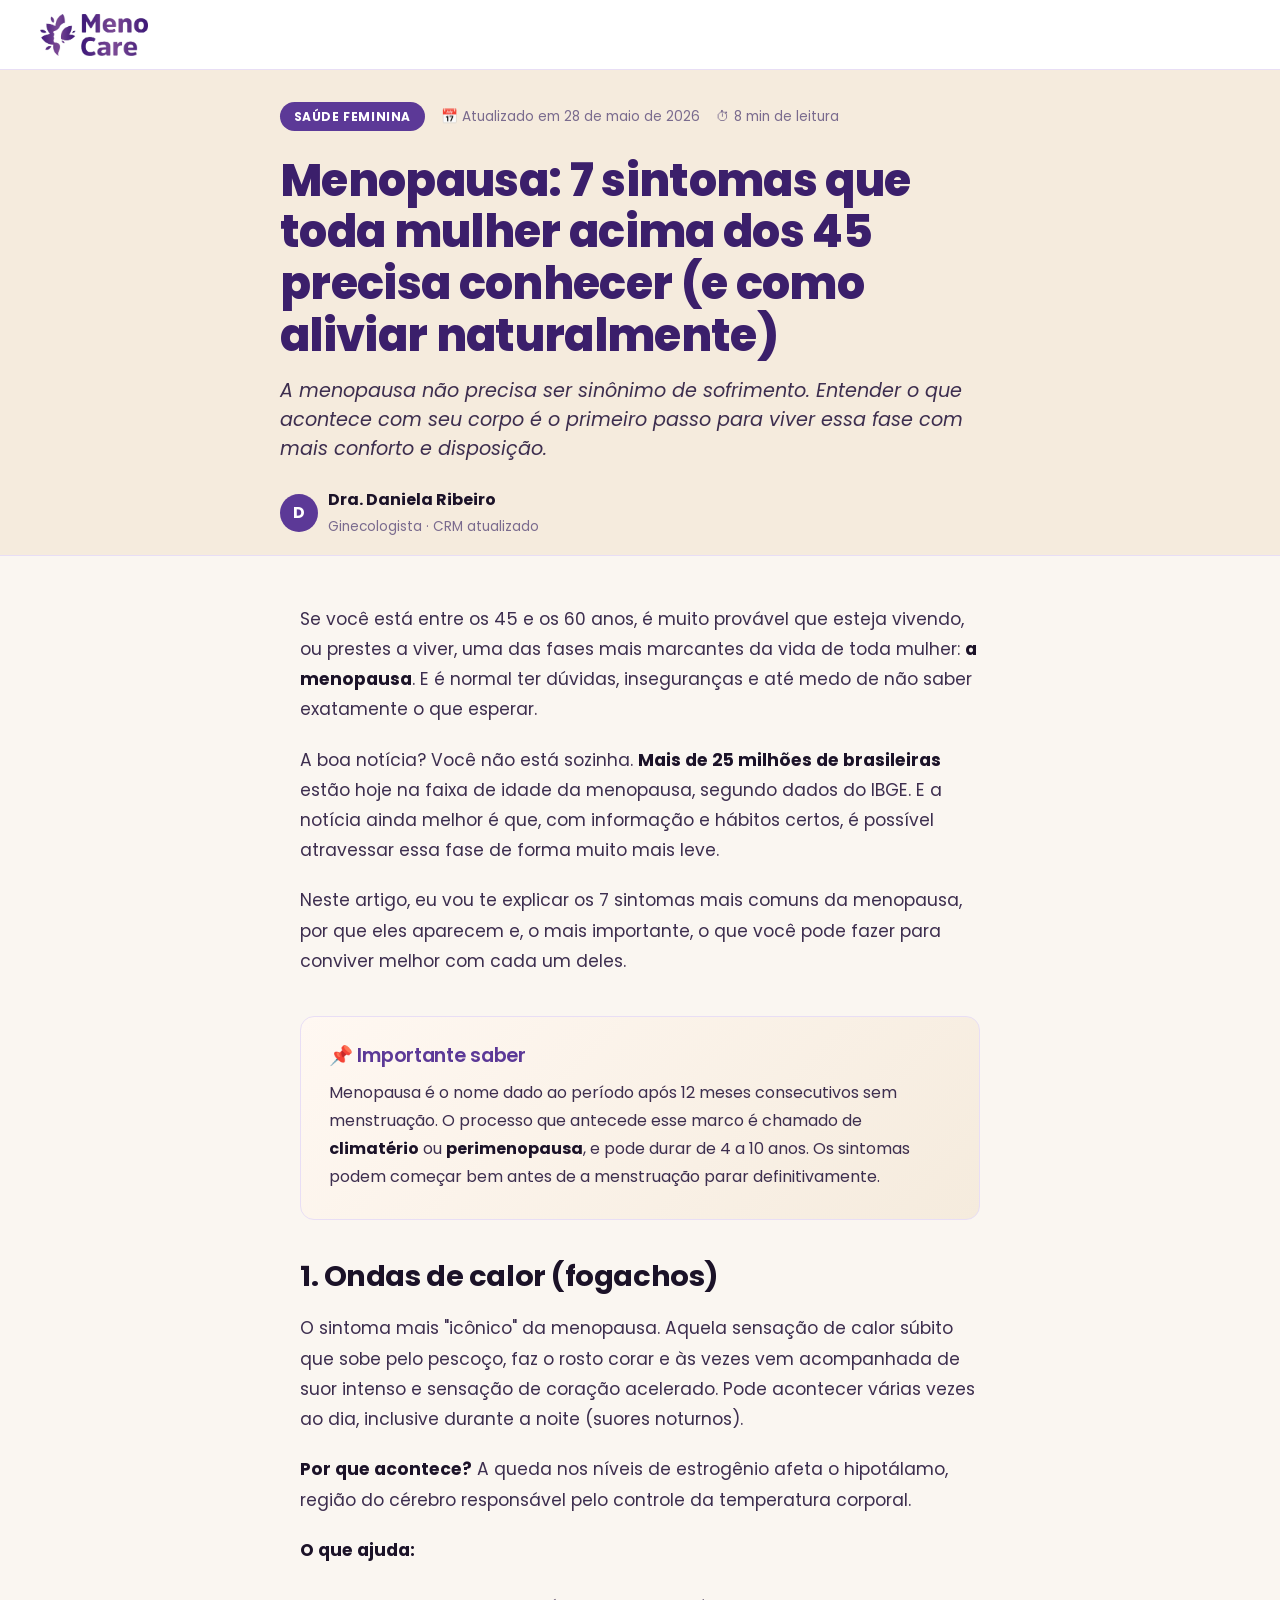
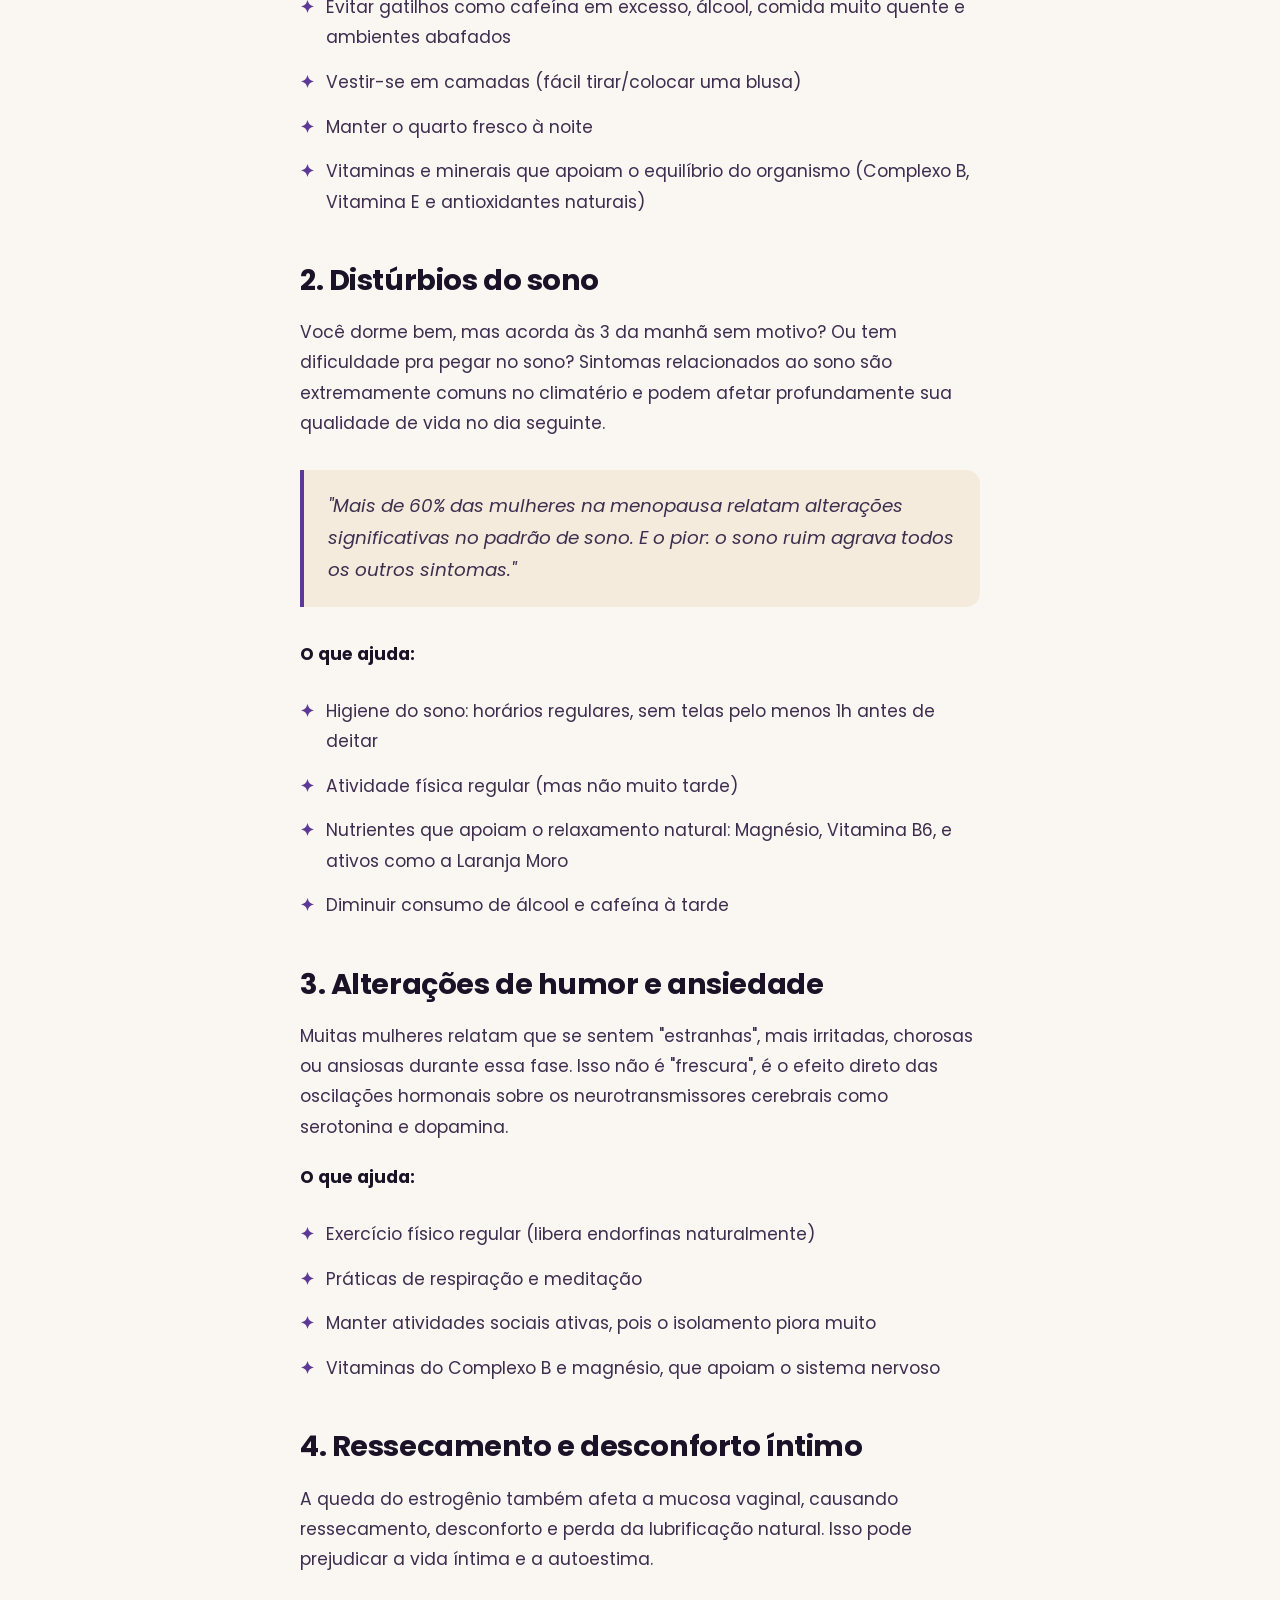
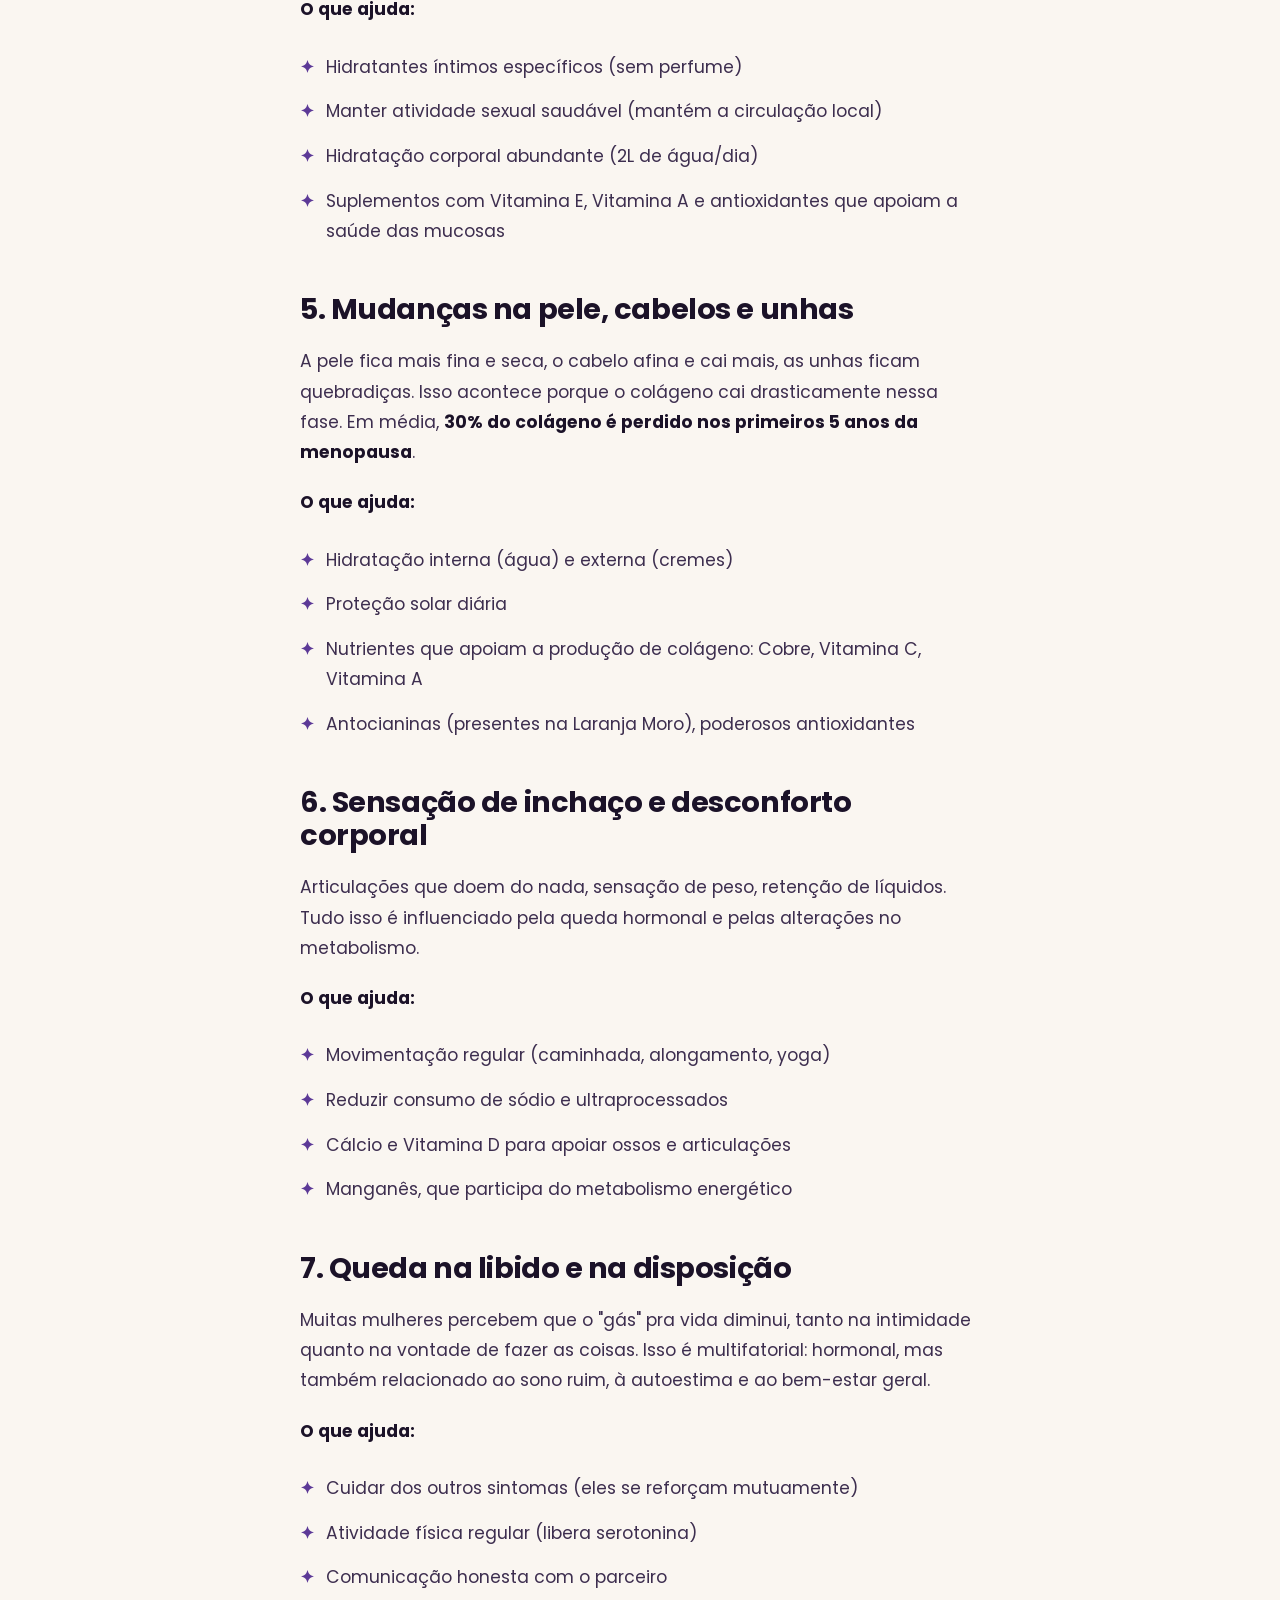
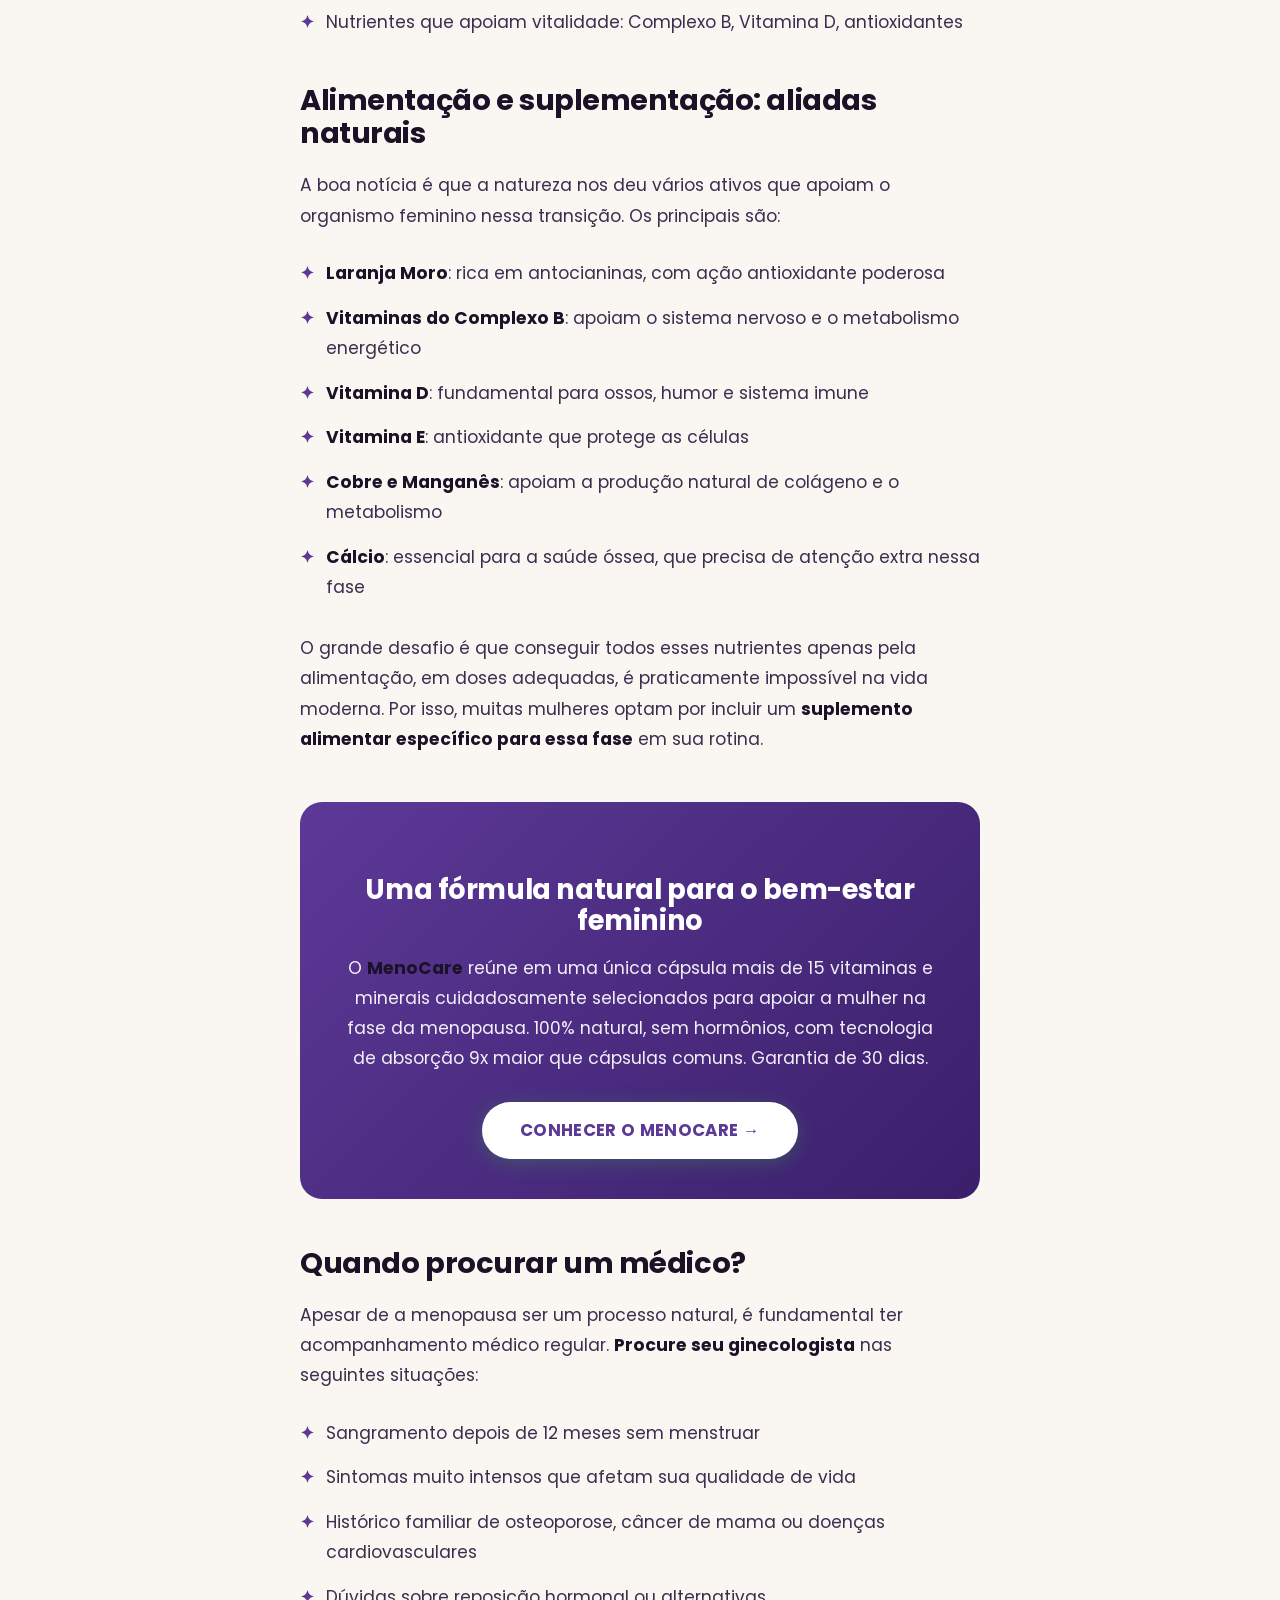
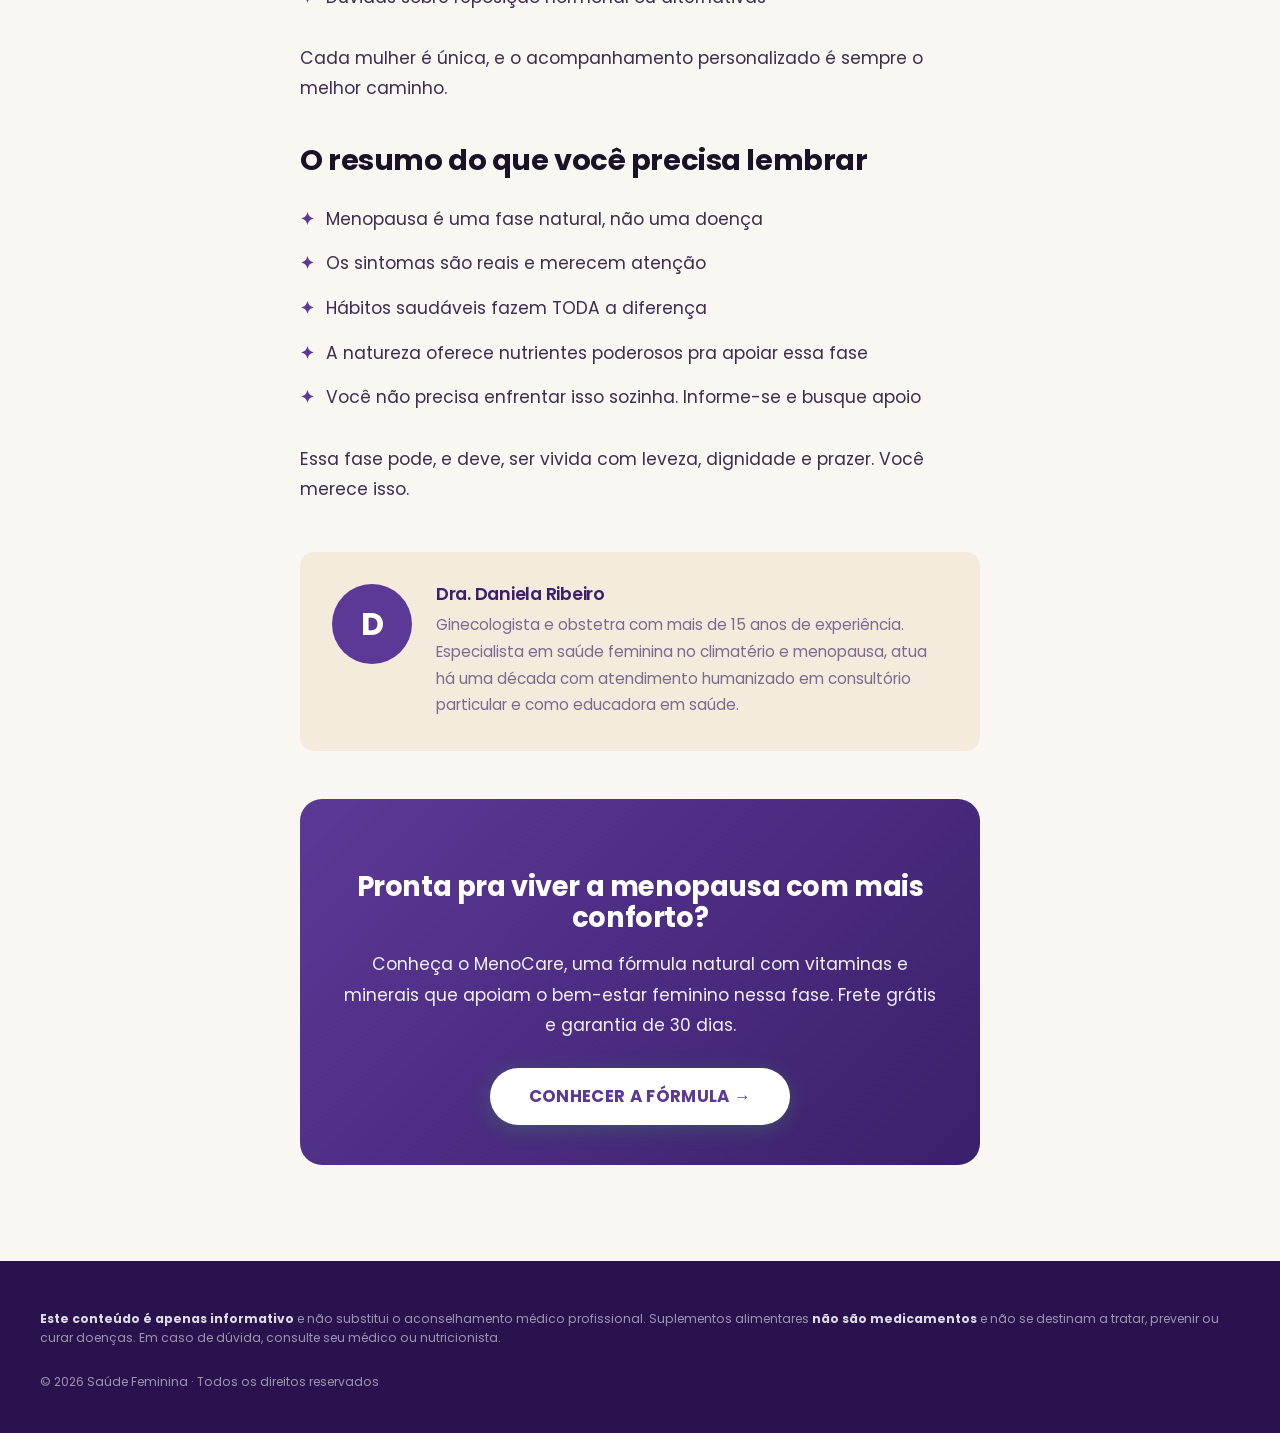
<file: pre-lander.html>
<!DOCTYPE html>
<html lang="pt-BR">
<head>
  <meta charset="UTF-8">
  <meta name="viewport" content="width=device-width, initial-scale=1">
  <meta name="robots" content="index, follow">
  <title>Menopausa: 7 Sintomas que Toda Mulher Acima dos 45 Precisa Conhecer (e Como Aliviar Naturalmente)</title>
  <meta name="description" content="Descubra os principais sintomas da menopausa, por que eles aparecem e quais hábitos e nutrientes naturais podem ajudar no bem-estar feminino nessa fase.">

  <link rel="preconnect" href="https://fonts.googleapis.com">
  <link rel="preconnect" href="https://fonts.gstatic.com" crossorigin>
  <link href="https://fonts.googleapis.com/css2?family=Poppins:ital,wght@0,400;0,500;0,600;0,700;0,800;1,500;1,700&display=swap" rel="stylesheet">
  <link rel="stylesheet" href="styles.css">

  <style>
    /* Estilos específicos do artigo */
    .article-header {
      background: var(--cream-warm);
      padding: 2rem 0 1rem;
      border-bottom: 1px solid var(--border-soft);
    }
    .article-header-inner {
      max-width: 760px;
      margin: 0 auto;
      padding: 0 1.25rem;
    }
    .article-meta {
      display: flex;
      align-items: center;
      gap: 1rem;
      font-size: 0.85rem;
      color: var(--text-muted);
      margin-bottom: 1.5rem;
    }
    .author-mini {
      display: flex;
      align-items: center;
      gap: 0.6rem;
    }
    .author-avatar {
      width: 38px; height: 38px;
      border-radius: 50%;
      background: var(--purple);
      color: var(--white);
      font-family: var(--font-serif);
      font-weight: 700;
      display: flex; align-items: center; justify-content: center;
    }
    .category-tag {
      background: var(--purple);
      color: var(--white);
      padding: 0.3rem 0.85rem;
      border-radius: var(--radius-full);
      font-size: 0.75rem;
      font-weight: 700;
      letter-spacing: 0.05em;
      text-transform: uppercase;
    }
    .article-title {
      font-size: clamp(1.8rem, 4vw, 2.8rem);
      line-height: 1.15;
      margin-bottom: 1rem;
    }
    .article-lead {
      font-size: 1.2rem;
      color: var(--text-body);
      font-family: var(--font-serif);
      font-style: italic;
      line-height: 1.5;
    }

    .article-body {
      max-width: 720px;
      margin: 0 auto;
      padding: 3rem 1.25rem;
      font-size: 1.08rem;
      line-height: 1.75;
      color: var(--text-body);
    }
    .article-body h2 {
      font-size: 1.8rem;
      margin: 2.5rem 0 1.25rem;
      color: var(--text-dark);
    }
    .article-body h3 {
      font-size: 1.35rem;
      margin: 2rem 0 0.75rem;
    }
    .article-body p { margin-bottom: 1.25rem; }
    .article-body strong { color: var(--text-dark); font-weight: 700; }
    .article-body ul {
      list-style: none;
      padding: 0;
      margin: 1rem 0 1.5rem;
    }
    .article-body ul li {
      padding: 0.45rem 0 0.45rem 1.6rem;
      position: relative;
    }
    .article-body ul li::before {
      content: '✦';
      position: absolute;
      left: 0;
      color: var(--purple);
      font-weight: 700;
    }
    .article-body blockquote {
      border-left: 4px solid var(--purple);
      padding: 1.25rem 1.5rem;
      background: var(--cream-warm);
      margin: 2rem 0;
      font-style: italic;
      font-family: var(--font-serif);
      font-size: 1.15rem;
      border-radius: 0 var(--radius-md) var(--radius-md) 0;
    }
    .article-image {
      width: 100%;
      border-radius: var(--radius-md);
      margin: 1.5rem 0;
    }

    .info-callout {
      background: linear-gradient(135deg, #FFF8F2 0%, var(--cream-warm) 100%);
      border: 1px solid var(--border-soft);
      border-radius: var(--radius-md);
      padding: 1.75rem;
      margin: 2.5rem 0;
    }
    .info-callout h4 {
      color: var(--purple);
      font-size: 1.2rem;
      margin-bottom: 0.75rem;
    }
    .info-callout p { font-size: 1rem; margin-bottom: 0; }

    .cta-soft {
      background: linear-gradient(135deg, var(--purple) 0%, var(--purple-dark) 100%);
      color: var(--white);
      padding: 2.5rem;
      border-radius: var(--radius-lg);
      text-align: center;
      margin: 3rem 0;
    }
    .cta-soft h3 {
      color: var(--white);
      font-size: 1.7rem;
      margin-bottom: 1rem;
    }
    .cta-soft p { color: rgba(255,255,255,0.92); margin-bottom: 1.75rem; }
    .cta-soft .btn-primary {
      background: var(--white);
      color: var(--purple);
    }
    .cta-soft .btn-primary:hover {
      background: var(--cream);
      color: var(--purple-dark);
    }

    .author-bio {
      background: var(--cream-warm);
      border-radius: var(--radius-md);
      padding: 2rem;
      margin: 3rem 0 1rem;
      display: flex;
      gap: 1.5rem;
      align-items: flex-start;
    }
    .author-bio-avatar {
      width: 80px; height: 80px;
      border-radius: 50%;
      background: var(--purple);
      color: var(--white);
      font-family: var(--font-serif);
      font-size: 2rem;
      font-weight: 700;
      display: flex; align-items: center; justify-content: center;
      flex-shrink: 0;
    }
    .author-bio h4 {
      margin-bottom: 0.5rem;
      font-size: 1.1rem;
    }
    .author-bio p { font-size: 0.95rem; margin-bottom: 0; color: var(--text-muted); }

    @media (max-width: 600px) {
      .author-bio { flex-direction: column; text-align: center; align-items: center; }
    }
  </style>
</head>
<body>

  <!-- HEADER -->
  <header class="header">
    <div class="header-inner">
      <a href="#" class="logo">
        <img src="images/imgi_1_default.webp" alt="Saúde Feminina">
      </a>
    </div>
  </header>

  <!-- ARTICLE HEADER -->
  <div class="article-header">
    <div class="article-header-inner">
      <div class="article-meta">
        <span class="category-tag">Saúde Feminina</span>
        <span>📅 Atualizado em 28 de maio de 2026</span>
        <span>⏱ 8 min de leitura</span>
      </div>

      <h1 class="article-title">Menopausa: 7 sintomas que toda mulher acima dos 45 precisa conhecer (e como aliviar naturalmente)</h1>

      <p class="article-lead">A menopausa não precisa ser sinônimo de sofrimento. Entender o que acontece com seu corpo é o primeiro passo para viver essa fase com mais conforto e disposição.</p>

      <div class="author-mini" style="margin-top: 1.5rem;">
        <div class="author-avatar">D</div>
        <div>
          <strong style="color: var(--text-dark);">Dra. Daniela Ribeiro</strong><br>
          <span style="font-size: 0.85rem; color: var(--text-muted);">Ginecologista · CRM atualizado</span>
        </div>
      </div>
    </div>
  </div>

  <!-- ARTICLE BODY -->
  <article class="article-body">

    <p>Se você está entre os 45 e os 60 anos, é muito provável que esteja vivendo, ou prestes a viver, uma das fases mais marcantes da vida de toda mulher: <strong>a menopausa</strong>. E é normal ter dúvidas, inseguranças e até medo de não saber exatamente o que esperar.</p>

    <p>A boa notícia? Você não está sozinha. <strong>Mais de 25 milhões de brasileiras</strong> estão hoje na faixa de idade da menopausa, segundo dados do IBGE. E a notícia ainda melhor é que, com informação e hábitos certos, é possível atravessar essa fase de forma muito mais leve.</p>

    <p>Neste artigo, eu vou te explicar os 7 sintomas mais comuns da menopausa, por que eles aparecem e, o mais importante, o que você pode fazer para conviver melhor com cada um deles.</p>

    <div class="info-callout">
      <h4>📌 Importante saber</h4>
      <p>Menopausa é o nome dado ao período após 12 meses consecutivos sem menstruação. O processo que antecede esse marco é chamado de <strong>climatério</strong> ou <strong>perimenopausa</strong>, e pode durar de 4 a 10 anos. Os sintomas podem começar bem antes de a menstruação parar definitivamente.</p>
    </div>

    <h2>1. Ondas de calor (fogachos)</h2>

    <p>O sintoma mais "icônico" da menopausa. Aquela sensação de calor súbito que sobe pelo pescoço, faz o rosto corar e às vezes vem acompanhada de suor intenso e sensação de coração acelerado. Pode acontecer várias vezes ao dia, inclusive durante a noite (suores noturnos).</p>

    <p><strong>Por que acontece?</strong> A queda nos níveis de estrogênio afeta o hipotálamo, região do cérebro responsável pelo controle da temperatura corporal.</p>

    <p><strong>O que ajuda:</strong></p>
    <ul>
      <li>Evitar gatilhos como cafeína em excesso, álcool, comida muito quente e ambientes abafados</li>
      <li>Vestir-se em camadas (fácil tirar/colocar uma blusa)</li>
      <li>Manter o quarto fresco à noite</li>
      <li>Vitaminas e minerais que apoiam o equilíbrio do organismo (Complexo B, Vitamina E e antioxidantes naturais)</li>
    </ul>

    <h2>2. Distúrbios do sono</h2>

    <p>Você dorme bem, mas acorda às 3 da manhã sem motivo? Ou tem dificuldade pra pegar no sono? Sintomas relacionados ao sono são extremamente comuns no climatério e podem afetar profundamente sua qualidade de vida no dia seguinte.</p>

    <blockquote>"Mais de 60% das mulheres na menopausa relatam alterações significativas no padrão de sono. E o pior: o sono ruim agrava todos os outros sintomas."</blockquote>

    <p><strong>O que ajuda:</strong></p>
    <ul>
      <li>Higiene do sono: horários regulares, sem telas pelo menos 1h antes de deitar</li>
      <li>Atividade física regular (mas não muito tarde)</li>
      <li>Nutrientes que apoiam o relaxamento natural: Magnésio, Vitamina B6, e ativos como a Laranja Moro</li>
      <li>Diminuir consumo de álcool e cafeína à tarde</li>
    </ul>

    <h2>3. Alterações de humor e ansiedade</h2>

    <p>Muitas mulheres relatam que se sentem "estranhas", mais irritadas, chorosas ou ansiosas durante essa fase. Isso não é "frescura", é o efeito direto das oscilações hormonais sobre os neurotransmissores cerebrais como serotonina e dopamina.</p>

    <p><strong>O que ajuda:</strong></p>
    <ul>
      <li>Exercício físico regular (libera endorfinas naturalmente)</li>
      <li>Práticas de respiração e meditação</li>
      <li>Manter atividades sociais ativas, pois o isolamento piora muito</li>
      <li>Vitaminas do Complexo B e magnésio, que apoiam o sistema nervoso</li>
    </ul>

    <h2>4. Ressecamento e desconforto íntimo</h2>

    <p>A queda do estrogênio também afeta a mucosa vaginal, causando ressecamento, desconforto e perda da lubrificação natural. Isso pode prejudicar a vida íntima e a autoestima.</p>

    <p><strong>O que ajuda:</strong></p>
    <ul>
      <li>Hidratantes íntimos específicos (sem perfume)</li>
      <li>Manter atividade sexual saudável (mantém a circulação local)</li>
      <li>Hidratação corporal abundante (2L de água/dia)</li>
      <li>Suplementos com Vitamina E, Vitamina A e antioxidantes que apoiam a saúde das mucosas</li>
    </ul>

    <h2>5. Mudanças na pele, cabelos e unhas</h2>

    <p>A pele fica mais fina e seca, o cabelo afina e cai mais, as unhas ficam quebradiças. Isso acontece porque o colágeno cai drasticamente nessa fase. Em média, <strong>30% do colágeno é perdido nos primeiros 5 anos da menopausa</strong>.</p>

    <p><strong>O que ajuda:</strong></p>
    <ul>
      <li>Hidratação interna (água) e externa (cremes)</li>
      <li>Proteção solar diária</li>
      <li>Nutrientes que apoiam a produção de colágeno: Cobre, Vitamina C, Vitamina A</li>
      <li>Antocianinas (presentes na Laranja Moro), poderosos antioxidantes</li>
    </ul>

    <h2>6. Sensação de inchaço e desconforto corporal</h2>

    <p>Articulações que doem do nada, sensação de peso, retenção de líquidos. Tudo isso é influenciado pela queda hormonal e pelas alterações no metabolismo.</p>

    <p><strong>O que ajuda:</strong></p>
    <ul>
      <li>Movimentação regular (caminhada, alongamento, yoga)</li>
      <li>Reduzir consumo de sódio e ultraprocessados</li>
      <li>Cálcio e Vitamina D para apoiar ossos e articulações</li>
      <li>Manganês, que participa do metabolismo energético</li>
    </ul>

    <h2>7. Queda na libido e na disposição</h2>

    <p>Muitas mulheres percebem que o "gás" pra vida diminui, tanto na intimidade quanto na vontade de fazer as coisas. Isso é multifatorial: hormonal, mas também relacionado ao sono ruim, à autoestima e ao bem-estar geral.</p>

    <p><strong>O que ajuda:</strong></p>
    <ul>
      <li>Cuidar dos outros sintomas (eles se reforçam mutuamente)</li>
      <li>Atividade física regular (libera serotonina)</li>
      <li>Comunicação honesta com o parceiro</li>
      <li>Nutrientes que apoiam vitalidade: Complexo B, Vitamina D, antioxidantes</li>
    </ul>

    <h2>Alimentação e suplementação: aliadas naturais</h2>

    <p>A boa notícia é que a natureza nos deu vários ativos que apoiam o organismo feminino nessa transição. Os principais são:</p>

    <ul>
      <li><strong>Laranja Moro</strong>: rica em antocianinas, com ação antioxidante poderosa</li>
      <li><strong>Vitaminas do Complexo B</strong>: apoiam o sistema nervoso e o metabolismo energético</li>
      <li><strong>Vitamina D</strong>: fundamental para ossos, humor e sistema imune</li>
      <li><strong>Vitamina E</strong>: antioxidante que protege as células</li>
      <li><strong>Cobre e Manganês</strong>: apoiam a produção natural de colágeno e o metabolismo</li>
      <li><strong>Cálcio</strong>: essencial para a saúde óssea, que precisa de atenção extra nessa fase</li>
    </ul>

    <p>O grande desafio é que conseguir todos esses nutrientes apenas pela alimentação, em doses adequadas, é praticamente impossível na vida moderna. Por isso, muitas mulheres optam por incluir um <strong>suplemento alimentar específico para essa fase</strong> em sua rotina.</p>

    <!-- CTA SOFT -->
    <div class="cta-soft">
      <h3>Uma fórmula natural para o bem-estar feminino</h3>
      <p>O <strong>MenoCare</strong> reúne em uma única cápsula mais de 15 vitaminas e minerais cuidadosamente selecionados para apoiar a mulher na fase da menopausa. 100% natural, sem hormônios, com tecnologia de absorção 9x maior que cápsulas comuns. Garantia de 30 dias.</p>
      <a href="index.html" class="btn btn-primary btn-lg">CONHECER O MENOCARE →</a>
    </div>

    <h2>Quando procurar um médico?</h2>

    <p>Apesar de a menopausa ser um processo natural, é fundamental ter acompanhamento médico regular. <strong>Procure seu ginecologista</strong> nas seguintes situações:</p>

    <ul>
      <li>Sangramento depois de 12 meses sem menstruar</li>
      <li>Sintomas muito intensos que afetam sua qualidade de vida</li>
      <li>Histórico familiar de osteoporose, câncer de mama ou doenças cardiovasculares</li>
      <li>Dúvidas sobre reposição hormonal ou alternativas</li>
    </ul>

    <p>Cada mulher é única, e o acompanhamento personalizado é sempre o melhor caminho.</p>

    <h2>O resumo do que você precisa lembrar</h2>

    <ul>
      <li>Menopausa é uma fase natural, não uma doença</li>
      <li>Os sintomas são reais e merecem atenção</li>
      <li>Hábitos saudáveis fazem TODA a diferença</li>
      <li>A natureza oferece nutrientes poderosos pra apoiar essa fase</li>
      <li>Você não precisa enfrentar isso sozinha. Informe-se e busque apoio</li>
    </ul>

    <p>Essa fase pode, e deve, ser vivida com leveza, dignidade e prazer. Você merece isso.</p>

    <!-- Author Bio -->
    <div class="author-bio">
      <div class="author-bio-avatar">D</div>
      <div>
        <h4>Dra. Daniela Ribeiro</h4>
        <p>Ginecologista e obstetra com mais de 15 anos de experiência. Especialista em saúde feminina no climatério e menopausa, atua há uma década com atendimento humanizado em consultório particular e como educadora em saúde.</p>
      </div>
    </div>

    <!-- Soft CTA repeat -->
    <div class="cta-soft">
      <h3>Pronta pra viver a menopausa com mais conforto?</h3>
      <p>Conheça o MenoCare, uma fórmula natural com vitaminas e minerais que apoiam o bem-estar feminino nessa fase. Frete grátis e garantia de 30 dias.</p>
      <a href="index.html" class="btn btn-primary btn-lg">CONHECER A FÓRMULA →</a>
    </div>

  </article>

  <!-- FOOTER simples para pre-lander -->
  <footer class="footer">
    <div class="container">
      <div class="footer-disclaimer" style="border-top: 0; padding-top: 0;">
        <p><strong>Este conteúdo é apenas informativo</strong> e não substitui o aconselhamento médico profissional. Suplementos alimentares <strong>não são medicamentos</strong> e não se destinam a tratar, prevenir ou curar doenças. Em caso de dúvida, consulte seu médico ou nutricionista.</p>
        <p style="margin-top: 1.5rem;">© 2026 Saúde Feminina · Todos os direitos reservados</p>
      </div>
    </div>
  </footer>

</body>
</html>
</file>
<file: styles.css>
/* ============================================
   MENOCARE - LANDING PREMIUM
   Paleta roxa, fonts Cardo+Inter, SVG icons
   ============================================ */

:root {
  /* PALETA ROXA (cor do produto) */
  --purple: #5C3997;
  --purple-dark: #3B1F6B;
  --purple-deep: #2A124F;
  --purple-light: #8B6DB5;
  --purple-soft: #E8DEF5;
  --lavender: #F4EEFA;
  --cream: #FAF6F1;
  --cream-warm: #F5EBDD;
  --white: #FFFFFF;
  --gold: #C9A661;
  --cta: #2EA84F;          /* verde do botão (igual original) */
  --cta-dark: #228A3F;     /* verde escuro pro hover */
  --accent: #DB5A3E;       /* laranja/terracotta - destaque de preço, savings */
  --accent-dark: #BD4528;
  --text-dark: #1B1228;
  --text-body: #3D2E4F;
  --text-muted: #7A6B8E;
  --border-soft: #E8DEF5;
  --border: #DCD0EC;
  --success: #5C8A6F;
  --danger: #B85450;
  --shadow-soft: 0 2px 12px rgba(60, 31, 107, 0.06);
  --shadow-med: 0 12px 32px rgba(60, 31, 107, 0.10);
  --shadow-strong: 0 20px 50px rgba(60, 31, 107, 0.18);

  /* Tipografia - Poppins em tudo, igual site original */
  --font-serif: 'Poppins', -apple-system, BlinkMacSystemFont, 'Segoe UI', sans-serif;
  --font-sans: 'Poppins', -apple-system, BlinkMacSystemFont, 'Segoe UI', sans-serif;

  /* Layout */
  --max-width: 1240px;
  --radius-sm: 8px;
  --radius-md: 14px;
  --radius-lg: 22px;
  --radius-full: 999px;
}

/* ============ RESET ============ */
*, *::before, *::after { box-sizing: border-box; margin: 0; padding: 0; }
html { scroll-behavior: smooth; -webkit-text-size-adjust: 100%; }
body {
  font-family: var(--font-sans);
  font-size: 16px;
  line-height: 1.6;
  color: var(--text-body);
  background: var(--cream);
  overflow-x: hidden;
  -webkit-font-smoothing: antialiased;
  -moz-osx-font-smoothing: grayscale;
}
img { max-width: 100%; height: auto; display: block; }
a { color: inherit; text-decoration: none; }
button { font-family: inherit; cursor: pointer; border: none; background: none; }
ul { list-style: none; }
svg { display: block; flex-shrink: 0; }

h1, h2, h3, h4, h5 {
  font-family: 'Poppins', sans-serif;
  color: var(--purple-dark);
  font-weight: 700;
  line-height: 1.15;
  letter-spacing: -0.015em;
}
h1 { font-size: clamp(2.1rem, 4.8vw, 3.2rem); font-weight: 800; }
h2 { font-size: clamp(1.8rem, 3.8vw, 2.5rem); font-weight: 700; }
h3 { font-size: clamp(1.25rem, 2.5vw, 1.55rem); font-weight: 700; }
h4 { font-size: clamp(1.05rem, 2vw, 1.2rem); font-weight: 600; }

p { margin-bottom: 1rem; }

/* ============ LAYOUT ============ */
.container { max-width: var(--max-width); margin: 0 auto; padding: 0 1.25rem; }
.container-narrow { max-width: 900px; margin: 0 auto; padding: 0 1.25rem; }
.section { padding: 3.5rem 0; }
.section-lg { padding: 5rem 0; }
.text-center { text-align: center; }
@media (min-width: 768px) {
  .section { padding: 4.5rem 0; }
  .section-lg { padding: 6rem 0; }
}

/* ============ ICONS ============ */
.icon { width: 20px; height: 20px; stroke-width: 2; }
.icon-sm { width: 16px; height: 16px; }
.icon-md { width: 24px; height: 24px; }
.icon-lg { width: 32px; height: 32px; }
.icon-xl { width: 48px; height: 48px; }

/* ============ TOPBAR ============ */
.topbar {
  background: var(--purple-deep);
  color: var(--white);
  padding: 0.55rem 1rem;
  text-align: center;
  font-size: 0.78rem;
  font-weight: 600;
  letter-spacing: 0.05em;
  text-transform: uppercase;
}
.topbar .topbar-inner { display: inline-flex; align-items: center; gap: 0.75rem; flex-wrap: wrap; justify-content: center; }
.topbar svg { color: var(--gold); }

/* ============ HEADER ============ */
.header {
  background: var(--white);
  padding: 0.85rem 0;
  border-bottom: 1px solid var(--border-soft);
  position: sticky;
  top: 0;
  z-index: 100;
}
.header-inner {
  display: flex;
  align-items: center;
  justify-content: space-between;
  max-width: var(--max-width);
  margin: 0 auto;
  padding: 0 1.25rem;
}
.logo img { height: 42px; width: auto; }
.header-cta {
  display: none;
  background: var(--cta);
  color: var(--white);
  padding: 0.65rem 1.4rem;
  border-radius: var(--radius-full);
  font-size: 0.85rem;
  font-weight: 700;
  letter-spacing: 0.02em;
  transition: all 0.25s;
  align-items: center;
  gap: 0.5rem;
}
.header-cta:hover { background: var(--cta-dark); transform: translateY(-1px); }
@media (min-width: 768px) { .header-cta { display: inline-flex; } }

/* ============ BUTTONS ============ */
.btn {
  display: inline-flex;
  align-items: center;
  justify-content: center;
  gap: 0.55rem;
  padding: 1rem 2rem;
  font-family: var(--font-sans);
  font-weight: 700;
  font-size: 1rem;
  letter-spacing: 0.02em;
  border-radius: var(--radius-full);
  transition: all 0.25s cubic-bezier(0.4, 0, 0.2, 1);
  cursor: pointer;
  text-align: center;
  line-height: 1.2;
}
.btn-primary {
  background: var(--cta);
  color: var(--white);
  box-shadow: 0 4px 20px rgba(46, 168, 79, 0.32);
}
.btn-primary:hover {
  background: var(--cta-dark);
  transform: translateY(-2px);
  box-shadow: 0 8px 28px rgba(46, 168, 79, 0.42);
}
.btn-purple {
  background: var(--purple);
  color: var(--white);
  box-shadow: 0 4px 20px rgba(92, 57, 151, 0.25);
}
.btn-purple:hover {
  background: var(--purple-dark);
  transform: translateY(-2px);
}
.btn-block { display: flex; width: 100%; }
.btn-lg { padding: 1.15rem 2.4rem; font-size: 1.05rem; }

/* ============ HERO ============ */
.hero {
  background: linear-gradient(180deg, var(--lavender) 0%, var(--cream) 100%);
  padding: 2.5rem 0 3.5rem;
  position: relative;
  overflow: hidden;
}
.hero::before {
  content: '';
  position: absolute;
  top: -120px;
  right: -120px;
  width: 420px;
  height: 420px;
  background: radial-gradient(circle, rgba(139, 109, 181, 0.20) 0%, transparent 70%);
  border-radius: 50%;
  pointer-events: none;
}
.hero-grid {
  display: grid;
  grid-template-columns: 1fr;
  gap: 1.5rem;
  align-items: center;
  position: relative;
}
/* Mobile: intro -> imagem -> ações (foto logo abaixo do título) */
.hero-intro { order: 1; }
.hero-image-wrap { order: 2; }
.hero-actions { order: 3; }

@media (min-width: 968px) {
  .hero-grid {
    grid-template-columns: 1.05fr 1fr;
    column-gap: 3.5rem;
    row-gap: 0;
    align-items: center;
  }
  /* Desktop: texto (intro+ações) à esquerda em 2 linhas, imagem à direita ocupando as duas */
  .hero-intro   { grid-column: 1; grid-row: 1; }
  .hero-actions { grid-column: 1; grid-row: 2; }
  .hero-image-wrap { grid-column: 2; grid-row: 1 / span 2; align-self: center; }
  .hero { padding: 4rem 0 5rem; }
}
.hero-badge {
  display: inline-flex;
  align-items: center;
  gap: 0.5rem;
  background: rgba(92, 57, 151, 0.10);
  color: var(--purple);
  padding: 0.4rem 1rem;
  border-radius: var(--radius-full);
  font-size: 0.75rem;
  font-weight: 700;
  letter-spacing: 0.08em;
  text-transform: uppercase;
  margin-bottom: 1.25rem;
}
.hero h1 {
  margin-bottom: 1rem;
  letter-spacing: -0.015em;
  color: var(--text-dark);
}
.hero h1 em {
  font-style: italic;
  color: var(--purple);
  font-weight: 700;
}
.hero-sub {
  font-size: 1.05rem;
  color: var(--text-body);
  margin-bottom: 1.75rem;
  max-width: 540px;
  line-height: 1.6;
}
.hero-cta-row {
  display: flex;
  flex-direction: column;
  gap: 1rem;
  align-items: flex-start;
  margin-top: 1.5rem;
}
@media (min-width: 480px) {
  .hero-cta-row { flex-direction: row; align-items: center; flex-wrap: wrap; }
}
.hero-rating {
  display: inline-flex;
  align-items: center;
  gap: 0.5rem;
  font-size: 0.88rem;
  color: var(--text-muted);
}
.stars { display: inline-flex; gap: 2px; color: var(--gold); }
.hero-rating strong { color: var(--text-dark); }

.hero-checks {
  display: grid;
  grid-template-columns: 1fr;
  gap: 0.6rem;
  margin: 1.5rem 0 0;
}
@media (min-width: 480px) { .hero-checks { grid-template-columns: 1fr 1fr; } }
.hero-check {
  display: flex;
  align-items: center;
  gap: 0.55rem;
  font-size: 0.92rem;
  font-weight: 500;
  color: var(--text-dark);
}
.hero-check-icon {
  width: 22px;
  height: 22px;
  background: var(--purple);
  color: var(--white);
  border-radius: 50%;
  display: inline-flex;
  align-items: center;
  justify-content: center;
  flex-shrink: 0;
}
.hero-check-icon svg { width: 12px; height: 12px; }

.hero-image-wrap {
  position: relative;
  text-align: center;
}
.hero-image {
  max-width: 480px;
  width: 100%;
  margin: 0 auto;
  filter: drop-shadow(0 24px 40px rgba(60, 31, 107, 0.15));
}
.hero-image-badge {
  position: absolute;
  background: var(--white);
  padding: 0.7rem 1rem;
  border-radius: var(--radius-md);
  box-shadow: var(--shadow-med);
  font-size: 0.82rem;
  font-weight: 600;
  color: var(--text-dark);
  display: flex;
  align-items: center;
  gap: 0.5rem;
  line-height: 1.2;
}
.hero-image-badge strong { color: var(--purple); font-size: 1.1rem; }
.hero-image-badge svg { color: var(--purple); }
.hero-image-badge-1 { top: 8%; left: -8px; }
.hero-image-badge-2 { bottom: 12%; right: -8px; }
@media (max-width: 640px) {
  .hero-image-badge { display: none; }
}

/* ============ TRUST STRIP ============ */
.trust-strip {
  background: var(--purple);
  color: var(--white);
  padding: 1.5rem 0;
}
.trust-strip-grid {
  display: grid;
  grid-template-columns: repeat(2, 1fr);
  gap: 1.5rem;
  text-align: center;
}
@media (min-width: 768px) {
  .trust-strip-grid { grid-template-columns: repeat(4, 1fr); }
}
.trust-item {
  display: flex;
  flex-direction: column;
  align-items: center;
  gap: 0.4rem;
}
.trust-item-icon {
  width: 38px;
  height: 38px;
  background: rgba(255, 255, 255, 0.10);
  border-radius: 50%;
  display: flex;
  align-items: center;
  justify-content: center;
  color: var(--gold);
}
.trust-item-icon svg { width: 20px; height: 20px; }
.trust-item-text {
  font-size: 0.8rem;
  letter-spacing: 0.02em;
  line-height: 1.3;
  opacity: 0.9;
}
.trust-item-text strong { display: block; color: var(--white); font-size: 0.92rem; opacity: 1; font-weight: 700; }

/* ============ PROBLEMA ============ */
.problem-section { background: var(--lavender); }
.problem-list {
  display: grid;
  grid-template-columns: 1fr;
  gap: 0.85rem;
  max-width: 760px;
  margin: 2.5rem auto 0;
}
@media (min-width: 600px) { .problem-list { grid-template-columns: 1fr 1fr; } }
.problem-item {
  display: flex;
  align-items: center;
  gap: 0.9rem;
  background: var(--white);
  padding: 1.1rem 1.25rem;
  border-radius: var(--radius-md);
  border-left: 3px solid var(--purple);
  box-shadow: var(--shadow-soft);
}
.problem-item-icon {
  width: 38px;
  height: 38px;
  background: var(--purple-soft);
  color: var(--purple);
  border-radius: 50%;
  display: flex;
  align-items: center;
  justify-content: center;
  flex-shrink: 0;
}
.problem-item-icon svg { width: 20px; height: 20px; }
.problem-item-text {
  font-size: 0.92rem;
  font-weight: 500;
  color: var(--text-dark);
  line-height: 1.4;
}

/* ============ BENEFITS - foto full-width + título roxo + descrição ============ */
.benefits-grid {
  display: grid;
  grid-template-columns: 1fr;
  gap: 1.5rem;
  margin-top: 2.5rem;
  align-items: start;
}
@media (min-width: 600px) { .benefits-grid { grid-template-columns: 1fr 1fr; } }
@media (min-width: 968px) { .benefits-grid { grid-template-columns: repeat(3, 1fr); } }

.benefit-card {
  background: var(--white);
  border-radius: var(--radius-lg);
  overflow: hidden;
  box-shadow: var(--shadow-soft);
  transition: all 0.3s;
  border: 1px solid var(--border-soft);
  display: flex;
  flex-direction: column;
}
.benefit-card:hover {
  transform: translateY(-5px);
  box-shadow: var(--shadow-strong);
  border-color: var(--purple-light);
}
.benefit-image {
  width: 100%;
  aspect-ratio: 640 / 230;
  object-fit: cover;
  object-position: center;
  display: block;
  background: var(--lavender);
}
.benefit-content {
  padding: 1.5rem 1.5rem 1.75rem;
  text-align: center;
}
.benefit-card h3 {
  font-size: 1.3rem;
  margin-bottom: 0.6rem;
  color: var(--purple);
  font-weight: 700;
  line-height: 1.25;
}
.benefit-card p {
  font-size: 0.93rem;
  color: var(--text-muted);
  margin-bottom: 0;
  line-height: 1.55;
}

/* ============ TECNOLOGIA ============ */
.tech-section {
  background: linear-gradient(135deg, var(--lavender) 0%, var(--cream) 100%);
  position: relative;
  overflow: hidden;
}
.tech-grid {
  display: grid;
  grid-template-columns: 1fr;
  gap: 2.5rem;
  align-items: center;
}
@media (min-width: 968px) { .tech-grid { grid-template-columns: 1fr 1.2fr; } }
.tech-image {
  max-width: 460px;
  margin: 0 auto;
  filter: drop-shadow(0 20px 40px rgba(60, 31, 107, 0.15));
}
.tech-content h2 { margin-bottom: 1.25rem; }
.tech-stat {
  display: flex;
  align-items: center;
  gap: 0.85rem;
  margin: 1.5rem 0;
  padding: 1.1rem 0;
  border-top: 1px solid var(--border);
  border-bottom: 1px solid var(--border);
}
.tech-stat-number {
  font-family: var(--font-serif);
  font-size: 3.6rem;
  font-weight: 700;
  color: var(--purple);
  line-height: 1;
  flex-shrink: 0;
}
.tech-stat-label {
  font-size: 1rem;
  color: var(--text-body);
  font-weight: 500;
  line-height: 1.3;
}
.tech-feature {
  display: flex;
  gap: 0.85rem;
  margin-bottom: 1rem;
  align-items: flex-start;
}
.tech-feature-icon {
  width: 36px;
  height: 36px;
  background: var(--purple-soft);
  border-radius: 50%;
  display: flex;
  align-items: center;
  justify-content: center;
  flex-shrink: 0;
  color: var(--purple);
}
.tech-feature-icon svg { width: 18px; height: 18px; }
.tech-feature strong { color: var(--text-dark); display: block; font-size: 0.98rem; }
.tech-feature span { font-size: 0.88rem; color: var(--text-muted); }

/* ============ INGREDIENTES ============ */
.ingredients-section { background: var(--white); }
.ingredients-grid {
  display: grid;
  grid-template-columns: repeat(2, 1fr);
  gap: 1rem;
  margin-top: 2.5rem;
}
@media (min-width: 600px) { .ingredients-grid { grid-template-columns: repeat(3, 1fr); } }
@media (min-width: 968px) { .ingredients-grid { grid-template-columns: repeat(6, 1fr); } }
.ingredient-card {
  text-align: center;
  background: var(--lavender);
  border-radius: var(--radius-lg);
  padding: 1.4rem 0.9rem;
  transition: all 0.25s;
  border: 1px solid transparent;
}
.ingredient-card:hover {
  transform: translateY(-3px);
  box-shadow: var(--shadow-med);
  background: var(--purple-soft);
  border-color: var(--purple-light);
}
.ingredient-card img {
  width: 70px;
  height: 70px;
  margin: 0 auto 0.6rem;
  object-fit: contain;
}
.ingredient-card h4 {
  font-size: 1rem;
  margin-bottom: 0.3rem;
  color: var(--text-dark);
}
.ingredient-card p {
  font-size: 0.78rem;
  color: var(--text-muted);
  margin: 0;
  line-height: 1.4;
}

/* ============ COMPARAÇÃO ============ */
.compare-section { background: var(--cream); }
.compare-table {
  display: grid;
  grid-template-columns: 1.4fr 1fr 1fr;
  background: var(--white);
  border-radius: var(--radius-lg);
  overflow: hidden;
  box-shadow: var(--shadow-med);
  margin-top: 2.5rem;
  border: 1px solid var(--border-soft);
}
/* cada row vira "contents" pra todas as células ficarem no mesmo grid e alinharem */
.compare-row { display: contents; }
.compare-cell {
  padding: 1rem 0.85rem;
  font-size: 0.9rem;
  display: flex;
  align-items: center;
  justify-content: center;
  text-align: center;
  line-height: 1.25;
  border-bottom: 1px solid var(--border-soft);
  min-width: 0;
}
.compare-row:last-child .compare-cell { border-bottom: none; }

/* Cabeçalho */
.compare-cell.header {
  font-weight: 800;
  font-size: 1rem;
  background: var(--cream-warm);
  color: var(--text-dark);
  padding-top: 1.25rem;
  padding-bottom: 1.25rem;
}
.compare-cell.header.menocare-head {
  background: var(--purple);
  color: var(--white);
}

/* Coluna do meio (MenoCare) destacada por fundo sólido contínuo */
.compare-cell.menocare {
  background: var(--lavender);
  font-weight: 700;
  color: var(--purple-dark);
}

/* Coluna "característica" alinhada à esquerda */
.compare-cell.label {
  justify-content: flex-start;
  text-align: left;
  font-weight: 600;
  color: var(--text-dark);
}

/* Coluna "outras opções" esmaecida */
.compare-cell.center:not(.menocare) { color: var(--text-muted); }

.compare-yes {
  color: var(--success);
  font-weight: 700;
  display: inline-flex;
  align-items: center;
  gap: 0.35rem;
}
.compare-yes svg { color: var(--success); flex-shrink: 0; }
.compare-no {
  color: var(--text-muted);
  font-weight: 600;
  display: inline-flex;
  align-items: center;
  gap: 0.35rem;
}
.compare-no svg { color: #C9908D; flex-shrink: 0; }

@media (max-width: 600px) {
  .compare-cell { padding: 0.85rem 0.4rem; font-size: 0.78rem; }
  .compare-cell.header { font-size: 0.82rem; padding-top: 1rem; padding-bottom: 1rem; }
  .compare-cell.label { font-size: 0.76rem; }
  /* No mobile, esconde os ícones dentro das células de valor pra não apertar o texto */
  .compare-yes svg, .compare-no svg { display: none; }
}

/* ============ TESTIMONIALS ============ */
.testimonials-section { background: var(--lavender); }
.testimonials-grid {
  display: grid;
  grid-template-columns: 1fr;
  gap: 1.25rem;
  margin-top: 2.5rem;
}
@media (min-width: 768px) { .testimonials-grid { grid-template-columns: 1fr 1fr; } }
@media (min-width: 1100px) { .testimonials-grid { grid-template-columns: repeat(3, 1fr); } }
.testimonial-card {
  background: var(--white);
  border-radius: var(--radius-lg);
  padding: 1.75rem;
  box-shadow: var(--shadow-soft);
  position: relative;
  border: 1px solid var(--border-soft);
}
.testimonial-stars {
  display: inline-flex;
  gap: 2px;
  color: var(--gold);
  margin-bottom: 0.6rem;
}
.testimonial-text {
  font-size: 0.96rem;
  color: var(--text-body);
  line-height: 1.6;
  margin-bottom: 1.25rem;
}
.testimonial-author {
  display: flex;
  align-items: center;
  gap: 0.85rem;
  border-top: 1px solid var(--border-soft);
  padding-top: 1rem;
}
.testimonial-avatar {
  width: 50px;
  height: 50px;
  border-radius: 50%;
  background: var(--purple);
  color: var(--white);
  font-family: var(--font-serif);
  font-size: 1.3rem;
  font-weight: 700;
  display: flex;
  align-items: center;
  justify-content: center;
  flex-shrink: 0;
}
.testimonial-info { font-size: 0.85rem; line-height: 1.4; }
.testimonial-name { font-weight: 700; color: var(--text-dark); font-size: 0.92rem; }
.testimonial-meta { color: var(--text-muted); font-size: 0.78rem; }
.testimonial-verified {
  display: inline-flex;
  align-items: center;
  gap: 0.25rem;
  background: rgba(92, 138, 111, 0.15);
  color: var(--success);
  padding: 0.15rem 0.5rem;
  border-radius: var(--radius-full);
  font-size: 0.68rem;
  font-weight: 700;
  margin-top: 0.25rem;
}
.testimonial-verified svg { width: 12px; height: 12px; }

/* ============ KITS / PRICING ============ */
.kits-section { background: var(--cream); }
.kits-grid {
  display: grid;
  grid-template-columns: 1fr;
  gap: 1.5rem;
  margin-top: 2.5rem;
  align-items: stretch;
}
@media (min-width: 768px) { .kits-grid { grid-template-columns: repeat(3, 1fr); gap: 1.25rem; } }
/* Grid de 4 kits: 2 colunas no tablet, 4 no desktop */
@media (min-width: 600px) { .kits-grid-4 { grid-template-columns: repeat(2, 1fr); gap: 1.25rem; } }
@media (min-width: 1024px) { .kits-grid-4 { grid-template-columns: repeat(4, 1fr); gap: 1rem; } }

.kit-card {
  background: var(--white);
  border: 2px solid var(--border-soft);
  border-radius: var(--radius-lg);
  padding: 2rem 1.4rem 1.75rem;
  text-align: center;
  position: relative;
  transition: all 0.3s;
  display: flex;
  flex-direction: column;
}
.kit-card:hover { transform: translateY(-5px); box-shadow: var(--shadow-strong); }

.kit-card.featured {
  border: 2px solid var(--purple);
  background: linear-gradient(180deg, var(--lavender) 0%, var(--white) 50%);
  box-shadow: var(--shadow-med);
  z-index: 1;
}
.kit-freight-img {
  max-width: 180px;
  width: 100%;
  height: auto;
  margin: 0.85rem auto 0;
  display: block;
}
.kit-badge {
  position: absolute;
  top: -13px;
  left: 50%;
  transform: translateX(-50%);
  background: var(--purple);
  color: var(--white);
  padding: 0.35rem 1rem;
  border-radius: var(--radius-full);
  font-size: 0.7rem;
  font-weight: 700;
  letter-spacing: 0.08em;
  text-transform: uppercase;
  white-space: nowrap;
  display: inline-flex;
  align-items: center;
  gap: 0.3rem;
}
.kit-badge.gold { background: var(--gold); color: var(--white); }
.kit-badge svg { width: 12px; height: 12px; }
.kit-image {
  max-height: 200px;
  width: auto;
  margin: 0 auto 1rem;
}
.kit-title {
  font-size: 0.85rem;
  font-weight: 600;
  text-transform: uppercase;
  letter-spacing: 0.06em;
  color: var(--text-muted);
  margin-bottom: 0.2rem;
}
.kit-duration {
  font-family: var(--font-serif);
  font-size: 2.2rem;
  font-weight: 700;
  color: var(--text-dark);
  line-height: 1;
  margin-bottom: 0.85rem;
}
.kit-pots {
  display: inline-block;
  background: var(--lavender);
  color: var(--text-dark);
  padding: 0.3rem 0.85rem;
  border-radius: var(--radius-full);
  font-size: 0.78rem;
  font-weight: 700;
  margin-bottom: 1rem;
}
.kit-savings {
  font-size: 0.75rem;
  color: var(--accent);
  font-weight: 700;
  margin-bottom: 0.5rem;
  letter-spacing: 0.02em;
  text-transform: uppercase;
}
.kit-price-installment {
  font-size: 0.8rem;
  color: var(--text-muted);
  margin-bottom: 0.2rem;
}
.kit-installment-value {
  font-family: var(--font-serif);
  font-size: 2.4rem;
  font-weight: 700;
  color: var(--accent);
  line-height: 1.1;
  margin-bottom: 0.3rem;
}
.kit-installment-value small { font-size: 1.1rem; vertical-align: super; font-weight: 600; }
.kit-cash {
  font-size: 0.88rem;
  color: var(--text-body);
  margin-bottom: 1.25rem;
}
.kit-cash strong { color: var(--text-dark); font-weight: 700; }
.kit-cta { margin-top: auto; }
.kit-freight {
  display: inline-flex;
  align-items: center;
  gap: 0.4rem;
  background: rgba(92, 138, 111, 0.13);
  color: var(--success);
  padding: 0.35rem 0.75rem;
  border-radius: var(--radius-full);
  font-size: 0.72rem;
  font-weight: 700;
  margin-top: 0.75rem;
}
.kit-freight svg { width: 14px; height: 14px; }

/* ============ GARANTIA ============ */
.guarantee-section {
  background: linear-gradient(135deg, var(--purple) 0%, var(--purple-dark) 100%);
  color: var(--cream);
}
.guarantee-grid {
  display: grid;
  grid-template-columns: 1fr;
  gap: 2.5rem;
  align-items: center;
}
@media (min-width: 768px) { .guarantee-grid { grid-template-columns: 0.7fr 1.3fr; } }
.guarantee-image {
  max-width: 300px;
  margin: 0 auto;
  filter: drop-shadow(0 12px 30px rgba(0, 0, 0, 0.25));
}
.guarantee-section .section-eyebrow { color: var(--gold); }
.guarantee-content h2 { margin-bottom: 1rem; color: var(--white); }
.guarantee-content p { color: rgba(255, 255, 255, 0.85); }
.guarantee-content p strong { color: var(--white); }
.guarantee-quote {
  font-family: var(--font-serif);
  font-size: 1.2rem;
  font-style: italic;
  color: var(--cream) !important;
  border-left: 3px solid var(--gold);
  padding-left: 1.25rem;
  margin: 1.5rem 0;
  line-height: 1.45;
}

/* ============ FAQ ============ */
.faq-section { background: var(--white); }
.faq-list {
  max-width: 800px;
  margin: 2.5rem auto 0;
}
.faq-item {
  border-bottom: 1px solid var(--border-soft);
  padding: 1.1rem 0;
}
.faq-item summary {
  font-family: var(--font-serif);
  font-size: 1.12rem;
  font-weight: 700;
  color: var(--text-dark);
  cursor: pointer;
  display: flex;
  align-items: center;
  justify-content: space-between;
  gap: 1rem;
  list-style: none;
  padding: 0.3rem 0;
  transition: color 0.2s;
}
.faq-item summary:hover { color: var(--purple); }
.faq-item summary::-webkit-details-marker { display: none; }
.faq-item summary svg { color: var(--purple); transition: transform 0.25s; }
.faq-item[open] summary svg { transform: rotate(180deg); }
.faq-content {
  padding: 0.85rem 0 0.5rem;
  font-size: 0.96rem;
  color: var(--text-body);
  line-height: 1.65;
}

/* ============ FINAL CTA ============ */
.final-cta {
  background: linear-gradient(135deg, var(--purple-dark) 0%, var(--purple-deep) 100%);
  color: var(--white);
  text-align: center;
  position: relative;
  overflow: hidden;
}
.final-cta::before {
  content: '';
  position: absolute;
  top: 50%; left: 50%;
  transform: translate(-50%, -50%);
  width: 600px;
  height: 600px;
  background: radial-gradient(circle, rgba(139, 109, 181, 0.25) 0%, transparent 70%);
  pointer-events: none;
}
.final-cta-inner { position: relative; z-index: 1; }
.final-cta h2 {
  color: var(--white);
  font-size: clamp(1.8rem, 4vw, 2.6rem);
  margin-bottom: 1rem;
}
.final-cta h2 em { color: var(--gold); font-style: italic; }
.final-cta p { color: rgba(255, 255, 255, 0.85); font-size: 1.05rem; max-width: 600px; margin: 0 auto 1.75rem; }
.final-cta-perks {
  display: flex;
  flex-wrap: wrap;
  gap: 1.25rem 2rem;
  justify-content: center;
  margin-top: 1.75rem;
  font-size: 0.88rem;
  color: rgba(255, 255, 255, 0.75);
}
.final-cta-perks span { display: inline-flex; align-items: center; gap: 0.35rem; }
.final-cta-perks svg { width: 16px; height: 16px; color: var(--gold); }

/* ============ FOOTER ============ */
.footer {
  background: var(--purple-deep);
  color: rgba(255, 255, 255, 0.75);
  padding: 3rem 0 2rem;
  font-size: 0.88rem;
}
.footer-grid {
  display: grid;
  grid-template-columns: 1fr;
  gap: 2rem;
  margin-bottom: 2.5rem;
}
@media (min-width: 768px) { .footer-grid { grid-template-columns: repeat(3, 1fr); } }
.footer h4 {
  color: var(--white);
  font-size: 0.95rem;
  margin-bottom: 0.85rem;
  font-family: var(--font-sans);
  text-transform: uppercase;
  letter-spacing: 0.06em;
  font-weight: 700;
}
.footer a {
  display: inline-block;
  color: rgba(255, 255, 255, 0.75);
  padding: 0.25rem 0;
  transition: color 0.2s;
}
.footer a:hover { color: var(--gold); }
.footer-logo img { height: 40px; filter: brightness(0) invert(1); opacity: 0.95; margin-bottom: 1rem; }
.footer-disclaimer {
  border-top: 1px solid rgba(255, 255, 255, 0.10);
  padding-top: 1.5rem;
  font-size: 0.76rem;
  color: rgba(255, 255, 255, 0.55);
  line-height: 1.6;
}
.footer-disclaimer p { margin-bottom: 0.6rem; }
.footer-disclaimer strong { color: rgba(255, 255, 255, 0.85); }
.footer-bottom {
  text-align: center;
  font-size: 0.78rem;
  color: rgba(255, 255, 255, 0.5);
  margin-top: 1.25rem;
  padding-top: 1.25rem;
  border-top: 1px solid rgba(255, 255, 255, 0.08);
}

/* ============ STICKY MOBILE CTA ============ */
.sticky-cta {
  position: fixed;
  bottom: 0;
  left: 0;
  right: 0;
  background: var(--white);
  padding: 0.75rem 1rem;
  box-shadow: 0 -8px 24px rgba(0, 0, 0, 0.12);
  z-index: 90;
  display: none;
}
.sticky-cta .btn {
  width: 100%;
  font-size: 0.95rem;
  padding: 0.85rem 1.5rem;
}
@media (max-width: 767px) {
  .sticky-cta { display: block; }
  body { padding-bottom: 76px; }
}

/* ============ SECTION HEADER ============ */
.section-intro {
  text-align: center;
  max-width: 760px;
  margin: 0 auto;
}
.section-eyebrow {
  display: inline-block;
  font-size: 0.72rem;
  font-weight: 800;
  letter-spacing: 0.18em;
  text-transform: uppercase;
  color: var(--purple);
  margin-bottom: 0.85rem;
}
.section-intro h2 { margin-bottom: 0.85rem; }
.section-intro p {
  font-size: 1.02rem;
  color: var(--text-muted);
  max-width: 620px;
  margin: 0 auto;
}

/* ============ MODAIS ============ */
.modal {
  position: fixed;
  inset: 0;
  z-index: 1000;
  display: none;
  align-items: flex-start;
  justify-content: center;
  padding: 2rem 1rem;
  overflow-y: auto;
}
.modal.open {
  display: flex;
  animation: modalFadeIn 0.25s ease-out;
}
@keyframes modalFadeIn {
  from { opacity: 0; }
  to { opacity: 1; }
}
.modal-overlay {
  position: fixed;
  inset: 0;
  background: rgba(27, 18, 40, 0.65);
  backdrop-filter: blur(4px);
  cursor: pointer;
}
.modal-content {
  position: relative;
  background: var(--white);
  border-radius: var(--radius-lg);
  max-width: 760px;
  width: 100%;
  margin: auto;
  padding: 0;
  box-shadow: 0 25px 60px rgba(60, 31, 107, 0.40);
  animation: modalSlideUp 0.3s cubic-bezier(0.4, 0, 0.2, 1);
  max-height: calc(100vh - 4rem);
  display: flex;
  flex-direction: column;
}
.modal-content-sm { max-width: 480px; }
@keyframes modalSlideUp {
  from { opacity: 0; transform: translateY(20px); }
  to { opacity: 1; transform: translateY(0); }
}
.modal-close {
  position: absolute;
  top: 12px;
  right: 12px;
  width: 38px;
  height: 38px;
  background: var(--lavender);
  color: var(--purple);
  border-radius: 50%;
  display: flex;
  align-items: center;
  justify-content: center;
  cursor: pointer;
  transition: all 0.2s;
  z-index: 2;
}
.modal-close:hover { background: var(--purple); color: var(--white); transform: rotate(90deg); }
.modal-close svg { width: 18px; height: 18px; }
.modal-body {
  padding: 2.5rem 2rem 2rem;
  overflow-y: auto;
  font-size: 0.95rem;
  line-height: 1.65;
  color: var(--text-body);
}
.modal-body h2 {
  font-size: 1.65rem;
  margin-bottom: 0.4rem;
  color: var(--text-dark);
  padding-right: 2.5rem;
}
.modal-body h3 {
  font-size: 1.1rem;
  margin: 1.5rem 0 0.5rem;
  color: var(--text-dark);
}
.modal-body p { margin-bottom: 0.85rem; font-size: 0.92rem; }
.modal-body ul { padding-left: 1.25rem; margin-bottom: 1rem; }
.modal-body ul li { list-style: disc; margin-bottom: 0.35rem; font-size: 0.92rem; }
.modal-body strong { color: var(--text-dark); }
.modal-body a { color: var(--purple); text-decoration: underline; }
.modal-meta {
  color: var(--text-muted);
  font-size: 0.82rem;
  padding-bottom: 1.25rem;
  margin-bottom: 1.25rem;
  border-bottom: 1px solid var(--border-soft);
}
@media (max-width: 640px) {
  .modal { padding: 0; }
  .modal-content { border-radius: 0; max-height: 100vh; height: 100vh; }
  .modal-body { padding: 3.5rem 1.25rem 2rem; font-size: 0.92rem; }
  .modal-body h2 { font-size: 1.4rem; }
  .modal-close { top: 8px; right: 8px; }
}

/* ============ MOBILE PERFORMANCE TWEAKS ============ */
@media (max-width: 767px) {
  /* Reduzir padding nas sections em mobile */
  .section { padding: 2.5rem 0; }
  .section-lg { padding: 3.5rem 0; }
  /* Hero mais compacto em mobile */
  .hero { padding: 2rem 0 2.5rem; }
  .hero h1 { font-size: 1.85rem; line-height: 1.2; }
  .hero-sub { font-size: 0.98rem; }
  .hero-image { max-width: 320px; }
  /* Topbar menor */
  .topbar { font-size: 0.7rem; padding: 0.5rem 0.5rem; }
  /* Header mais compacto */
  .header { padding: 0.65rem 0; }
  .logo img { height: 36px; }
  /* Btn padding */
  .btn { padding: 0.85rem 1.5rem; font-size: 0.92rem; }
  .btn-lg { padding: 1rem 1.75rem; font-size: 0.98rem; }
  /* Trust strip mais apertado */
  .trust-strip { padding: 1.1rem 0; }
  .trust-strip-grid { gap: 0.85rem; }
  .trust-item-icon { width: 32px; height: 32px; }
  .trust-item-icon svg { width: 16px; height: 16px; }
  .trust-item-text { font-size: 0.72rem; }
  .trust-item-text strong { font-size: 0.82rem; }
  /* Cards menores */
  .benefit-card { padding: 1.5rem 1.25rem; }
  .testimonial-card { padding: 1.5rem 1.25rem; }
  .kit-card { padding: 1.75rem 1.25rem; }
  /* Tech section sem image em mobile (economia) */
  .tech-image { max-width: 280px; }
  .tech-stat-number { font-size: 3rem; }
  /* Ingredient cards menores */
  .ingredient-card { padding: 1rem 0.7rem; }
  .ingredient-card img { width: 56px; height: 56px; margin-bottom: 0.4rem; }
  .ingredient-card h4 { font-size: 0.9rem; }
  .ingredient-card p { font-size: 0.72rem; }
  /* Guarantee */
  .guarantee-image { max-width: 200px; }
  /* FAQ */
  .faq-item summary { font-size: 1rem; }
  /* Footer */
  .footer { padding: 2.5rem 0 1.5rem; font-size: 0.82rem; }

  /* ===== CENTRALIZAR CONTEÚDO NO MOBILE ===== */
  .header-inner { justify-content: center; }
  .hero-intro, .hero-actions { text-align: center; }
  .hero-sub { margin-left: auto; margin-right: auto; }
  .hero-image { max-width: 280px; margin-bottom: 0.5rem; }
  .hero-checks { justify-items: center; }
  .hero-check { justify-content: center; }
  .hero-cta-row { align-items: center; justify-content: center; }
  .hero-cta-row .btn { width: 100%; }
  .hero-rating { justify-content: center; }

  .tech-content { text-align: center; }
  .tech-stat { justify-content: center; }
  .tech-feature {
    max-width: 320px;
    margin-left: auto;
    margin-right: auto;
    text-align: left;
  }

  .guarantee-content { text-align: center; }
  .guarantee-quote {
    border-left: none;
    border-top: 3px solid var(--gold);
    padding-left: 0;
    padding-top: 1rem;
  }

  .footer-grid { text-align: center; }
  .footer-logo img { margin-left: auto; margin-right: auto; }
}

/* Reduzir layout shift de imagens */
img { content-visibility: auto; }
.hero-image, .tech-image, .guarantee-image, .kit-image { content-visibility: visible; }

/* ============ A11Y ============ */
@media (prefers-reduced-motion: reduce) {
  *, *::before, *::after {
    animation-duration: 0.01ms !important;
    transition-duration: 0.01ms !important;
  }
}
</file>
